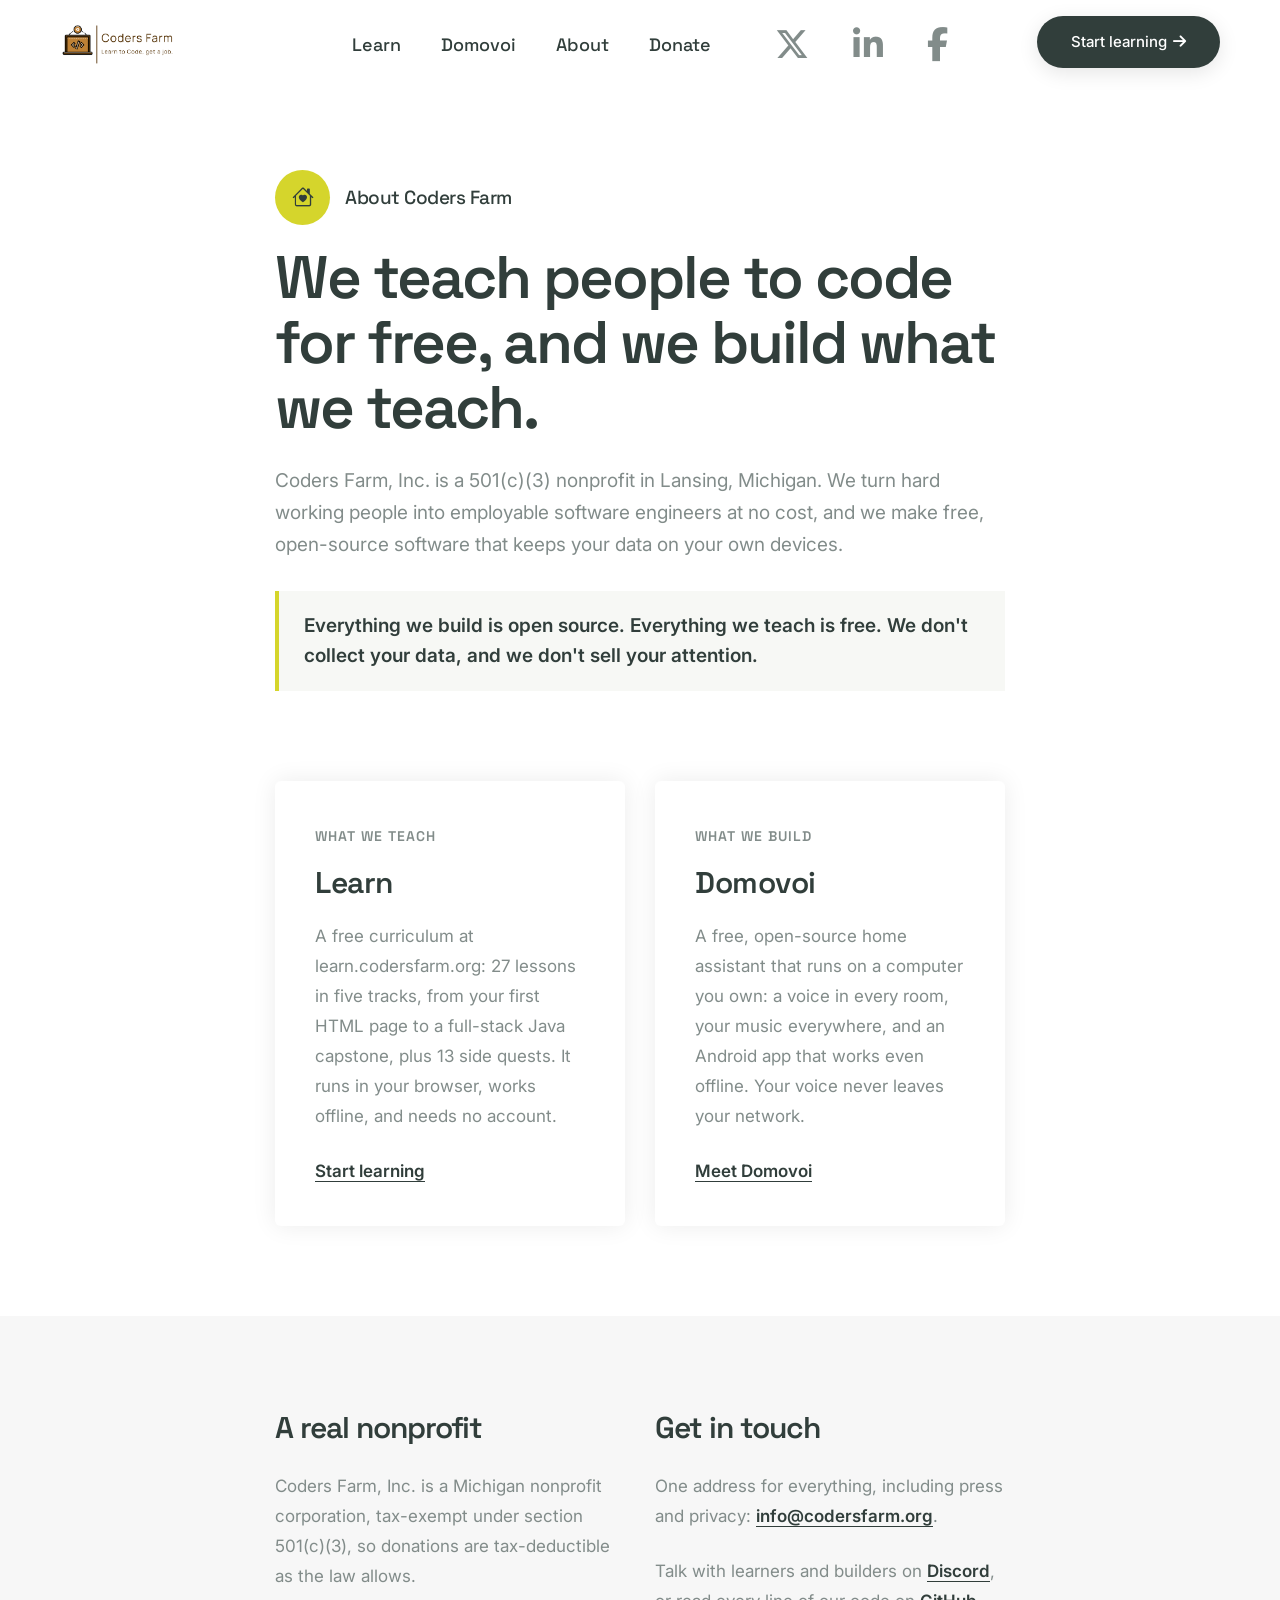
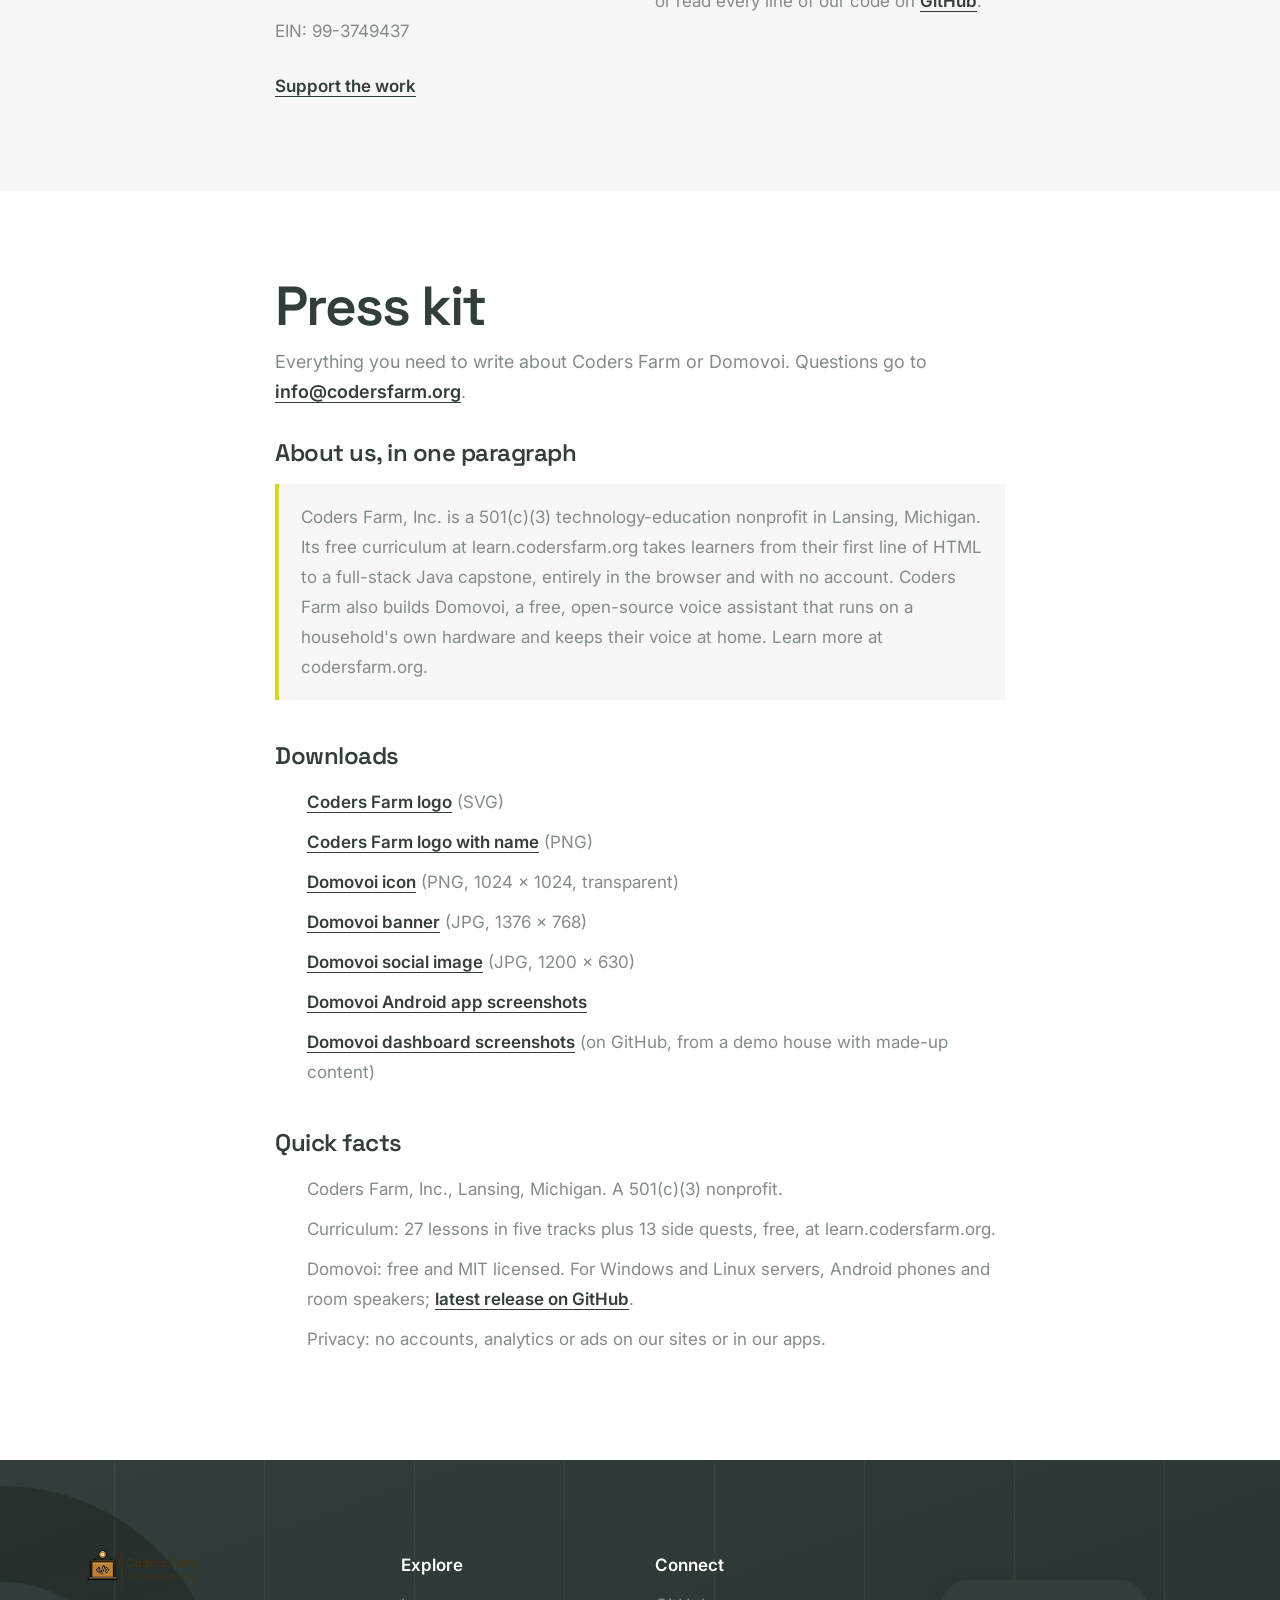
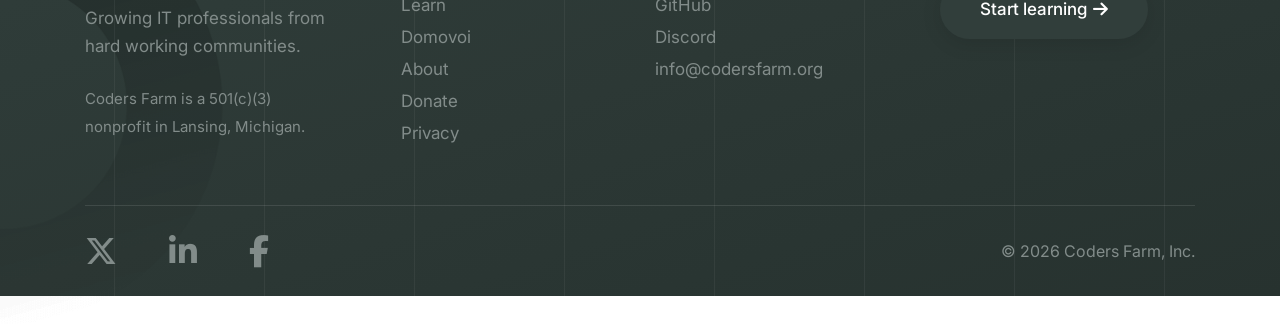
<file: about/index.html>
<!doctype html>
<html class="no-js" lang="en">
    <head>
        <title>About Coders Farm - free tech education from Lansing, Michigan</title>
        <meta charset="utf-8">
        <meta http-equiv="X-UA-Compatible" content="IE=edge" />
        <meta name="author" content="Coders Farm">
        <meta name="viewport" content="width=device-width,initial-scale=1.0" />
        <meta name="description" content="Coders Farm is a 501(c)(3) nonprofit in Lansing, Michigan that teaches people to code for free and builds Domovoi, a free voice assistant that keeps your data at home. Press kit inside.">
        <link rel="canonical" href="https://codersfarm.org/about/">
        <meta property="og:type" content="website">
        <meta property="og:site_name" content="Coders Farm">
        <meta property="og:url" content="https://codersfarm.org/about/">
        <meta property="og:title" content="About Coders Farm">
        <meta property="og:description" content="A Lansing, Michigan nonprofit that teaches people to code for free, and builds what it teaches.">
        <meta property="og:image" content="https://codersfarm.org/images/og-coders-farm.jpg">
        <meta property="og:image:width" content="1200">
        <meta property="og:image:height" content="630">
        <meta property="og:image:alt" content="Coders Farm: Learn to code, get a job. Free, self-paced lessons from a Lansing, Michigan nonprofit.">
        <meta name="twitter:card" content="summary_large_image">
        <meta name="twitter:site" content="@coders_farm">
        <!-- favicon icon -->
        <link rel="shortcut icon" href="/images/cropped-codersfarm.png">
        <link rel="apple-touch-icon" href="/images/apple-touch-icon-57x57.png">
        <link rel="apple-touch-icon" sizes="72x72" href="/images/apple-touch-icon-72x72.png">
        <link rel="apple-touch-icon" sizes="114x114" href="/images/apple-touch-icon-114x114.png">
        <!-- google fonts preconnect -->
        <link rel="preconnect" href="https://fonts.googleapis.com" crossorigin>
        <link rel="preconnect" href="https://fonts.gstatic.com" crossorigin>
        <!-- style sheets and font icons -->
        <link rel="stylesheet" href="/css/vendors.min.css"/>
        <link rel="stylesheet" href="/css/icon.min.css"/>
        <link rel="stylesheet" href="/css/style.css"/>
        <link rel="stylesheet" href="/css/responsive.css"/>
        <link rel="stylesheet" href="/css/elearning.css" />
        <link rel="stylesheet" href="/css/site.css" />
        <script src="/js/site.js"></script>
        <script type="application/ld+json">
        {
            "@context": "https://schema.org",
            "@type": "Organization",
            "name": "Coders Farm, Inc.",
            "alternateName": "Coders Farm",
            "url": "https://codersfarm.org/",
            "logo": "https://codersfarm.org/images/press/coders-farm-logo-wide.png",
            "email": "info@codersfarm.org",
            "nonprofitStatus": "Nonprofit501c3",
            "taxID": "99-3749437",
            "address": { "@type": "PostalAddress", "addressLocality": "Lansing", "addressRegion": "MI", "addressCountry": "US" },
            "sameAs": [
                "https://x.com/coders_farm",
                "https://www.linkedin.com/company/7802043/",
                "https://www.facebook.com/codersfarm",
                "https://github.com/coders-farm-official"
            ]
        }
        </script>
    </head>
    <body data-mobile-nav-trigger-alignment="right" data-mobile-nav-style="modern" data-mobile-nav-bg-color="#313e3b">
        <!-- start header -->
        <header>
            <!-- start navigation -->
            <nav class="navbar navbar-expand-lg header-light bg-white header-reverse" data-header-hover="light">
                <div class="container-fluid">
                    <div class="col-auto col-lg-2 me-lg-0 me-auto">
                        <a class="navbar-brand" href="/">
                            <img src="/images/cf-wide-logo.png" alt="Coders Farm" class="default-logo">
                            <img src="/images/cf-wide-logo.png" alt="Coders Farm" class="alt-logo">
                            <img src="/images/cf-wide-logo.png" alt="Coders Farm" class="mobile-logo">
                        </a>
                    </div>
                    <div class="col-auto menu-order position-static">
                        <button class="navbar-toggler float-start" type="button" data-bs-toggle="collapse" data-bs-target="#navbarNav" aria-controls="navbarNav" aria-label="Toggle navigation">
                            <span class="navbar-toggler-line"></span>
                            <span class="navbar-toggler-line"></span>
                            <span class="navbar-toggler-line"></span>
                            <span class="navbar-toggler-line"></span>
                        </button>
                        <div class="collapse navbar-collapse" id="navbarNav">
                            <ul class="navbar-nav alt-font">
                                <li class="nav-item"><a href="https://learn.codersfarm.org" class="nav-link">Learn</a></li>
                                <li class="nav-item"><a href="/domovoi/" class="nav-link">Domovoi</a></li>
                                <li class="nav-item"><a href="/about/" class="nav-link">About</a></li>
                                <li class="nav-item"><a href="https://donate.codersfarm.org" class="nav-link">Donate</a></li>
                                <li class="nav-item">
                                    &nbsp;&nbsp;&nbsp;&nbsp;&nbsp;
                                    &nbsp;&nbsp;&nbsp;&nbsp;&nbsp;
                                </li>
                                <li class="nav-item">
                                    <a class="twitter" href="https://x.com/coders_farm" target="_blank" aria-label="Coders Farm on X">
                                        <i class="fa-brands fa-x-twitter fa-2xl"></i>
                                    </a>
                                </li>
                                <li class="nav-item">
                                    &nbsp;&nbsp;&nbsp;&nbsp;&nbsp;
                                    &nbsp;&nbsp;&nbsp;&nbsp;&nbsp;
                                </li>
                                <li class="nav-item">
                                    <a class="linkedin" href="https://www.linkedin.com/company/7802043/" target="_blank" aria-label="Coders Farm on LinkedIn">
                                        <i class="fa-brands fa-linkedin-in fa-2xl"></i>
                                    </a>
                                </li>
                                <li class="nav-item">
                                    &nbsp;&nbsp;&nbsp;&nbsp;&nbsp;
                                    &nbsp;&nbsp;&nbsp;&nbsp;&nbsp;
                                </li>
                                <li class="nav-item">
                                    <a class="facebook" href="https://www.facebook.com/codersfarm" target="_blank" aria-label="Coders Farm on Facebook">
                                        <i class="fa-brands fa-facebook-f fa-2xl"></i>
                                    </a>
                                </li>
                            </ul>
                        </div>
                    </div>
                    <div class="col-auto col-lg-2 text-end d-none d-sm-flex">
                        <div class="header-icon" style="margin-bottom: 5px;">
                            <a href="https://learn.codersfarm.org" class="btn btn-large btn-dark-gray btn-box-shadow btn-rounded btn-switch-text text-nowrap">
                                <span>
                                    <span class="btn-double-text" data-text="It's free!">Start learning</span>
                                    <span><i class="fa-solid fa-arrow-right"></i></span>
                                </span>
                            </a>
                        </div>
                    </div>
                </div>
            </nav>
            <!-- end navigation -->
        </header>
        <!-- end header -->
        <!-- start section: intro -->
        <section class="inner-page-top pb-0">
            <div class="container">
                <div class="row justify-content-center">
                    <div class="col-xl-8 col-lg-10" data-anime='{ "el": "childs", "translateY": [30, 0], "opacity": [0,1], "duration": 600, "delay": 0, "staggervalue": 150, "easing": "easeOutQuad" }'>
                        <div class="icon-with-text-style-08 mb-20px">
                            <div class="feature-box feature-box-left-icon-middle">
                                <div class="feature-box-icon feature-box-icon-rounded w-55px h-55px rounded-circle bg-yellow me-15px">
                                    <i class="bi bi-house-heart d-inline-block icon-extra-medium text-dark-gray"></i>
                                </div>
                                <div class="feature-box-content last-paragraph-no-margin">
                                    <span class="d-inline-block alt-font fs-19 fw-500 ls-minus-05px text-dark-gray">About Coders Farm</span>
                                </div>
                            </div>
                        </div>
                        <h1 class="alt-font text-dark-gray fw-600 ls-minus-2px fs-60 lh-65 sm-fs-45 sm-lh-50 mb-25px">We teach people to code for free, and we build what we teach.</h1>
                        <p class="fs-19 lh-32 mb-30px">Coders Farm, Inc. is a 501(c)(3) nonprofit in Lansing, Michigan. We turn hard working people into employable software engineers at no cost, and we make free, open-source software that keeps your data on your own devices.</p>
                        <div class="about-promise">
                            <p class="text-dark-gray fw-600 fs-19 lh-30 mb-0">Everything we build is open source. Everything we teach is free. We don't collect your data, and we don't sell your attention.</p>
                        </div>
                    </div>
                </div>
            </div>
        </section>
        <!-- end section: intro -->
        <!-- start section: what we do -->
        <section>
            <div class="container">
                <div class="row justify-content-center g-4">
                    <div class="col-xl-4 col-lg-5 col-md-6">
                        <div class="h-100 p-40px border-radius-6px box-shadow-large bg-white">
                            <span class="alt-font fs-14 fw-600 text-uppercase ls-1px d-block mb-10px">What we teach</span>
                            <h2 class="alt-font text-dark-gray fw-600 fs-30 mb-15px">Learn</h2>
                            <p>A free curriculum at learn.codersfarm.org: 27 lessons in five tracks, from your first HTML page to a full-stack Java capstone, plus 13 side quests. It runs in your browser, works offline, and needs no account.</p>
                            <a href="https://learn.codersfarm.org" class="text-dark-gray fw-600 text-decoration-line-bottom">Start learning</a>
                        </div>
                    </div>
                    <div class="col-xl-4 col-lg-5 col-md-6">
                        <div class="h-100 p-40px border-radius-6px box-shadow-large bg-white">
                            <span class="alt-font fs-14 fw-600 text-uppercase ls-1px d-block mb-10px">What we build</span>
                            <h2 class="alt-font text-dark-gray fw-600 fs-30 mb-15px">Domovoi</h2>
                            <p>A free, open-source home assistant that runs on a computer you own: a voice in every room, your music everywhere, and an Android app that works even offline. Your voice never leaves your network.</p>
                            <a href="/domovoi/" class="text-dark-gray fw-600 text-decoration-line-bottom">Meet Domovoi</a>
                        </div>
                    </div>
                </div>
            </div>
        </section>
        <!-- end section: what we do -->
        <!-- start section: nonprofit, contact -->
        <section class="bg-very-light-gray">
            <div class="container">
                <div class="row g-5 justify-content-center">
                    <div class="col-xl-4 col-lg-5">
                        <h2 class="alt-font text-dark-gray fw-600 ls-minus-1px fs-30 mb-20px">A real nonprofit</h2>
                        <p>Coders Farm, Inc. is a Michigan nonprofit corporation, tax-exempt under section 501(c)(3), so donations are tax-deductible as the law allows.</p>
                        <p>EIN: 99-3749437</p>
                        <a href="https://donate.codersfarm.org" class="text-dark-gray fw-600 text-decoration-line-bottom">Support the work</a>
                    </div>
                    <div class="col-xl-4 col-lg-5">
                        <h2 class="alt-font text-dark-gray fw-600 ls-minus-1px fs-30 mb-20px">Get in touch</h2>
                        <p>One address for everything, including press and privacy: <a href="mailto:info@codersfarm.org" class="text-dark-gray fw-600 text-decoration-line-bottom">info@codersfarm.org</a>.</p>
                        <p>Talk with learners and builders on <a href="https://discord.gg/j3H5XamSxg" target="_blank" class="text-dark-gray fw-600 text-decoration-line-bottom">Discord</a>, or read every line of our code on <a href="https://github.com/coders-farm-official" target="_blank" class="text-dark-gray fw-600 text-decoration-line-bottom">GitHub</a>.</p>
                    </div>
                </div>
            </div>
        </section>
        <!-- end section: nonprofit, contact -->
        <!-- start section: press kit -->
        <section id="press" class="press-kit">
            <div class="container">
                <div class="row justify-content-center">
                    <div class="col-xl-8 col-lg-10">
                        <h2 class="alt-font text-dark-gray fw-600 ls-minus-2px mb-15px">Press kit</h2>
                        <p class="fs-18 mb-30px">Everything you need to write about Coders Farm or Domovoi. Questions go to <a href="mailto:info@codersfarm.org" class="text-dark-gray fw-600 text-decoration-line-bottom">info@codersfarm.org</a>.</p>
                        <h3 class="alt-font text-dark-gray fw-600 fs-24 mb-15px">About us, in one paragraph</h3>
                        <p class="boilerplate mb-40px">Coders Farm, Inc. is a 501(c)(3) technology-education nonprofit in Lansing, Michigan. Its free curriculum at learn.codersfarm.org takes learners from their first line of HTML to a full-stack Java capstone, entirely in the browser and with no account. Coders Farm also builds Domovoi, a free, open-source voice assistant that runs on a household's own hardware and keeps their voice at home. Learn more at codersfarm.org.</p>
                        <h3 class="alt-font text-dark-gray fw-600 fs-24 mb-15px">Downloads</h3>
                        <ul class="mb-40px">
                            <li><a href="/images/press/coders-farm-logo.svg" download class="text-dark-gray fw-600 text-decoration-line-bottom">Coders Farm logo</a> (SVG)</li>
                            <li><a href="/images/press/coders-farm-logo-wide.png" download class="text-dark-gray fw-600 text-decoration-line-bottom">Coders Farm logo with name</a> (PNG)</li>
                            <li><a href="/images/press/domovoi-icon.png" download class="text-dark-gray fw-600 text-decoration-line-bottom">Domovoi icon</a> (PNG, 1024 &times; 1024, transparent)</li>
                            <li><a href="/images/press/domovoi-banner.jpg" download class="text-dark-gray fw-600 text-decoration-line-bottom">Domovoi banner</a> (JPG, 1376 &times; 768)</li>
                            <li><a href="/images/og-domovoi.jpg" download class="text-dark-gray fw-600 text-decoration-line-bottom">Domovoi social image</a> (JPG, 1200 &times; 630)</li>
                            <li><a href="/domovoi/#android" class="text-dark-gray fw-600 text-decoration-line-bottom">Domovoi Android app screenshots</a></li>
                            <li><a href="https://github.com/coders-farm-official/domovoi/tree/main/docs/screenshots" target="_blank" class="text-dark-gray fw-600 text-decoration-line-bottom">Domovoi dashboard screenshots</a> (on GitHub, from a demo house with made-up content)</li>
                        </ul>
                        <h3 class="alt-font text-dark-gray fw-600 fs-24 mb-15px">Quick facts</h3>
                        <ul>
                            <li>Coders Farm, Inc., Lansing, Michigan. A 501(c)(3) nonprofit.</li>
                            <li>Curriculum: 27 lessons in five tracks plus 13 side quests, free, at learn.codersfarm.org.</li>
                            <li>Domovoi: free and MIT licensed. For Windows and Linux servers, Android phones and room speakers; <a href="https://github.com/coders-farm-official/domovoi/releases/latest" target="_blank" class="text-dark-gray fw-600 text-decoration-line-bottom">latest release on GitHub</a>.</li>
                            <li>Privacy: no accounts, analytics or ads on our sites or in our apps.</li>
                        </ul>
                    </div>
                </div>
            </div>
        </section>
        <!-- end section: press kit -->
        <!-- start footer -->
        <footer class="bg-gradient-aztec-green position-relative">
            <div class="position-absolute left-minus-100px top-25px">
                <img src="/images/demo-elearning-bg-05.png" alt="" class="w-80">
            </div>
            <div class="background-position-center-top h-100 w-100 position-absolute left-0px top-0" style="background-image: url('/images/vertical-line-bg-small.svg')"></div>
            <div class="container footer-dark text-center text-sm-start position-relative">
                <div class="row mb-5 sm-mb-7 xs-mb-30px">
                    <!-- start footer column -->
                    <div class="col-lg-3 col-md-4 col-sm-6 d-flex flex-column last-paragraph-no-margin md-mb-40px xs-mb-30px">
                        <a href="/" class="footer-logo mb-15px d-inline-block">
                            <img src="/images/cf-wide-logo.png" alt="Coders Farm">
                        </a>
                        <p class="lh-28">Growing IT professionals from hard working communities.</p>
                        <p class="lh-28 fs-15">Coders Farm is a 501(c)(3) nonprofit in Lansing, Michigan.</p>
                    </div>
                    <!-- end footer column -->
                    <!-- start footer column -->
                    <div class="col-lg-3 col-md-4 col-sm-6 ps-4 last-paragraph-no-margin md-mb-40px xs-mb-30px">
                        <span class="fs-17 fw-600 d-block text-white mb-10px">Explore</span>
                        <ul>
                            <li><a href="https://learn.codersfarm.org">Learn</a></li>
                            <li><a href="/domovoi/">Domovoi</a></li>
                            <li><a href="/about/">About</a></li>
                            <li><a href="https://donate.codersfarm.org">Donate</a></li>
                            <li><a href="/privacy/">Privacy</a></li>
                        </ul>
                    </div>
                    <!-- end footer column -->
                    <!-- start footer column -->
                    <div class="col-lg-3 col-md-4 col-sm-6 last-paragraph-no-margin xs-mb-30px">
                        <span class="fs-17 fw-600 d-block text-white mb-10px">Connect</span>
                        <ul>
                            <li><a href="https://github.com/coders-farm-official" target="_blank">GitHub</a></li>
                            <li><a href="https://discord.gg/j3H5XamSxg" target="_blank">Discord</a></li>
                            <li><a href="mailto:info@codersfarm.org">info@codersfarm.org</a></li>
                        </ul>
                    </div>
                    <!-- end footer column -->
                    <!-- start footer column -->
                    <div class="col-lg-3 col-md-12 col-sm-6 text-md-center text-lg-start">
                        <a href="https://learn.codersfarm.org" class="btn btn-extra-large btn-dark-gray btn-box-shadow btn-rounded btn-switch-text mt-30px">
                            <span>
                                <span class="btn-double-text" data-text="It's free!">Start learning</span>
                                <span><i class="fa-solid fa-arrow-right"></i></span>
                            </span>
                        </a>
                    </div>
                    <!-- end footer column -->
                </div>
                <div class="row align-items-center footer-bottom border-top border-color-transparent-white-light pt-30px g-0">
                    <!-- start footer menu -->
                    <div class="col-xl-7 ps-0 text-center text-xl-start lg-mb-10px">
                        <ul class="footer-navbar fs-16 lh-normal">
                            <li class="nav-item">
                                <a class="twitter" href="https://x.com/coders_farm" target="_blank" aria-label="Coders Farm on X">
                                    <i class="fa-brands fa-x-twitter fa-2xl fa-bounce"></i>
                                </a>
                            </li>
                            <li class="nav-item">
                                &nbsp;&nbsp;&nbsp;&nbsp;&nbsp;
                                &nbsp;&nbsp;&nbsp;&nbsp;&nbsp;
                            </li>
                            <li class="nav-item">
                                <a class="linkedin" href="https://www.linkedin.com/company/7802043/" target="_blank" aria-label="Coders Farm on LinkedIn">
                                    <i class="fa-brands fa-linkedin-in fa-2xl fa-beat"></i>
                                </a>
                            </li>
                            <li class="nav-item">
                                &nbsp;&nbsp;&nbsp;&nbsp;&nbsp;
                                &nbsp;&nbsp;&nbsp;&nbsp;&nbsp;
                            </li>
                            <li class="nav-item">
                                <a class="facebook" href="https://www.facebook.com/codersfarm" target="_blank" aria-label="Coders Farm on Facebook">
                                    <i class="fa-brands fa-facebook-f fa-2xl fa-shake"></i>
                                </a>
                            </li>
                        </ul>
                    </div>
                    <!-- end footer menu -->
                    <!-- start copyright -->
                    <div class="col-xl-5 last-paragraph-no-margin text-center text-xl-end">
                        <p class="fs-16">&copy; 2026 Coders Farm, Inc.</p>
                    </div>
                    <!-- start copyright -->
                </div>
            </div>
        </footer>
        <!-- end footer -->
        <!-- start scroll progress -->
        <div class="scroll-progress d-none d-xxl-block">
            <a href="#" class="scroll-top" aria-label="scroll">
                <span class="scroll-text">Back to top</span><span class="scroll-line"><span class="scroll-point"></span></span>
            </a>
        </div>
        <!-- end scroll progress -->
        <!-- javascript libraries -->
        <script type="text/javascript" src="/js/jquery.js"></script>
        <script type="text/javascript" src="/js/vendors.min.js"></script>
        <script type="text/javascript" src="/js/main.js"></script>
    </body>
</html>
</file>
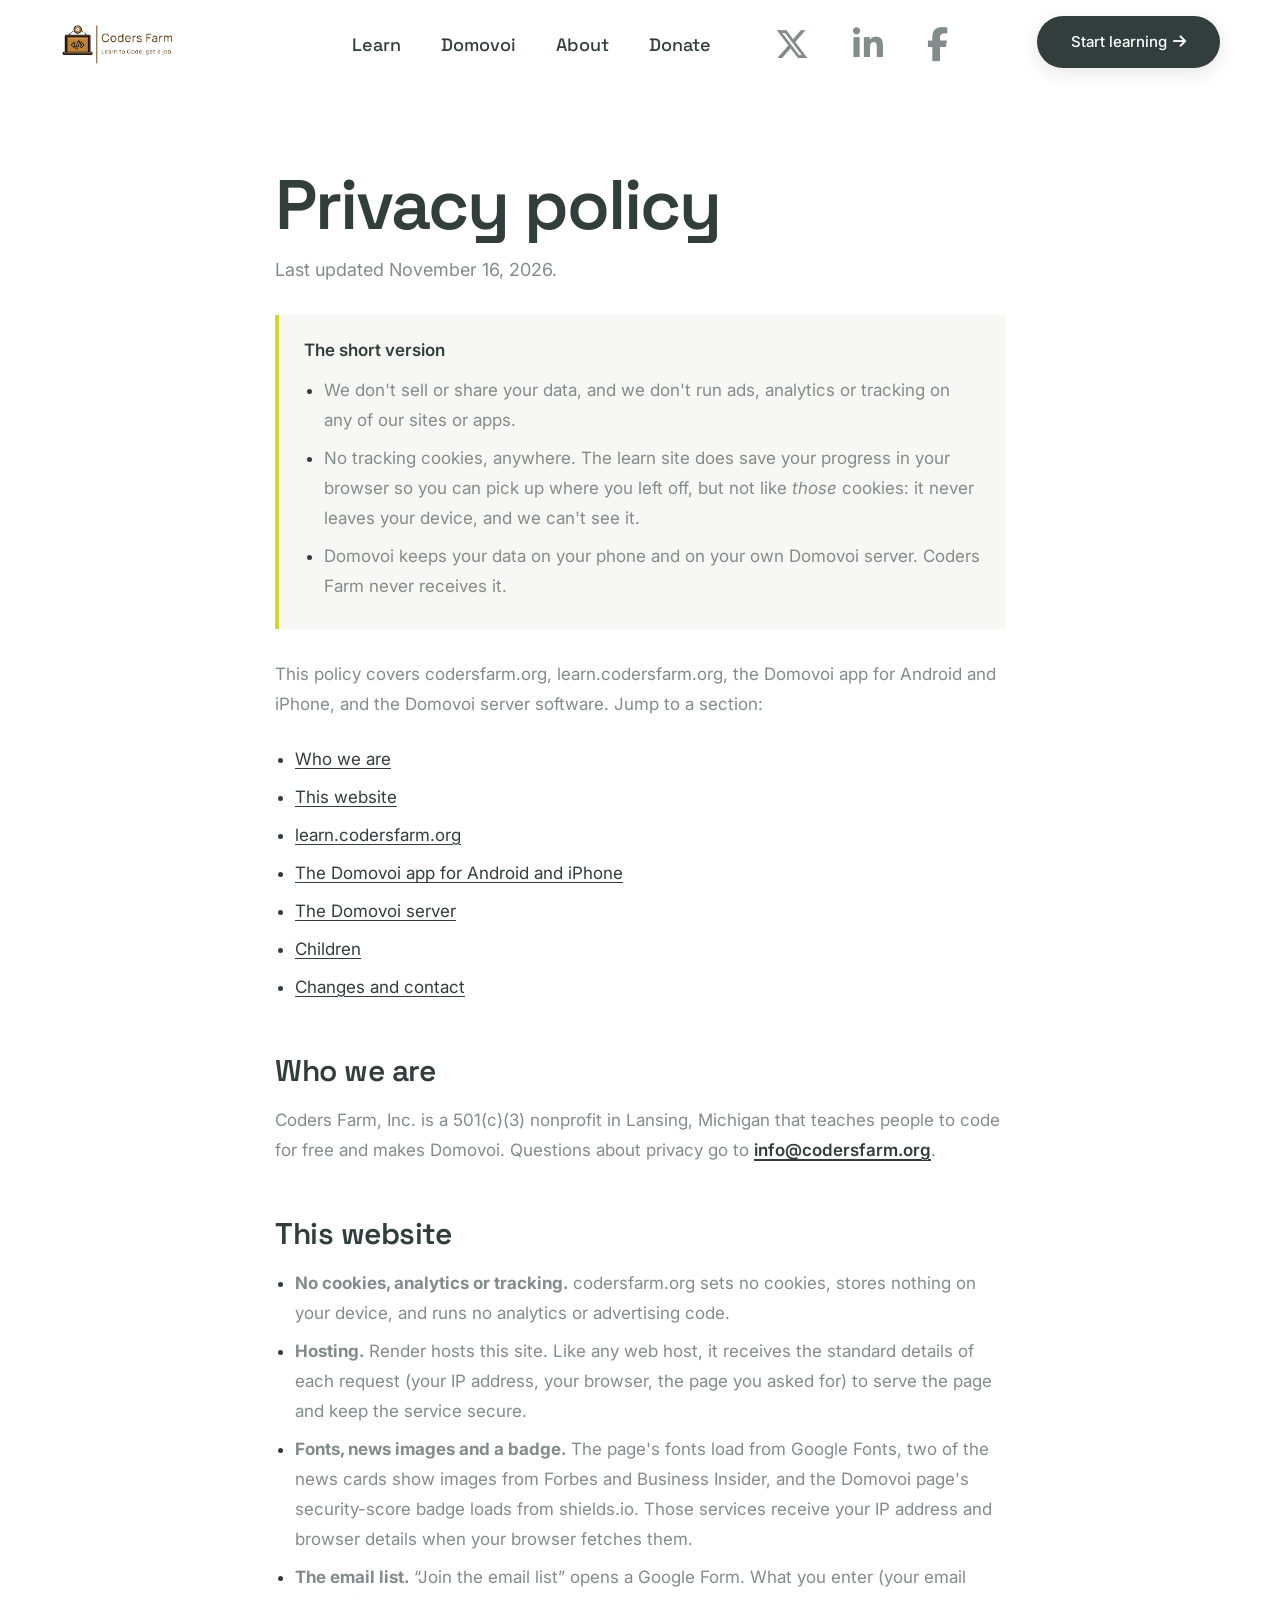
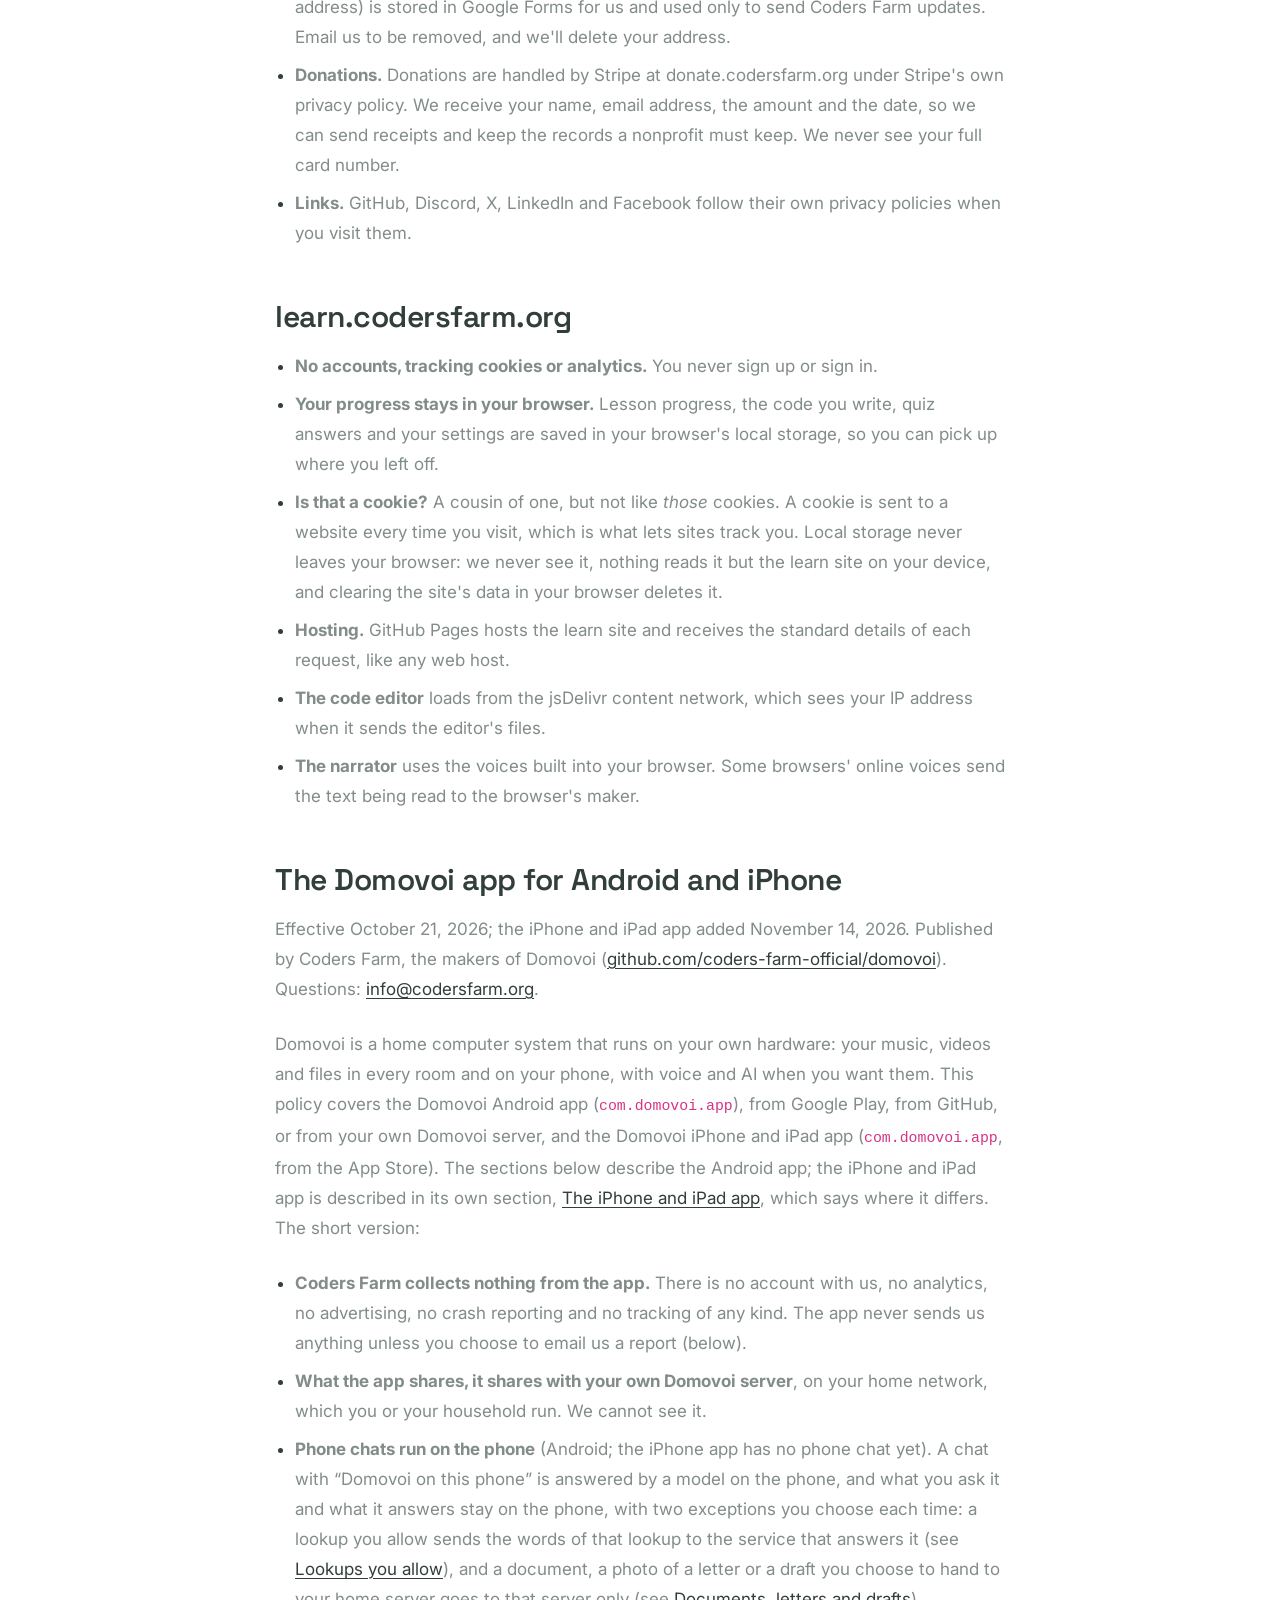
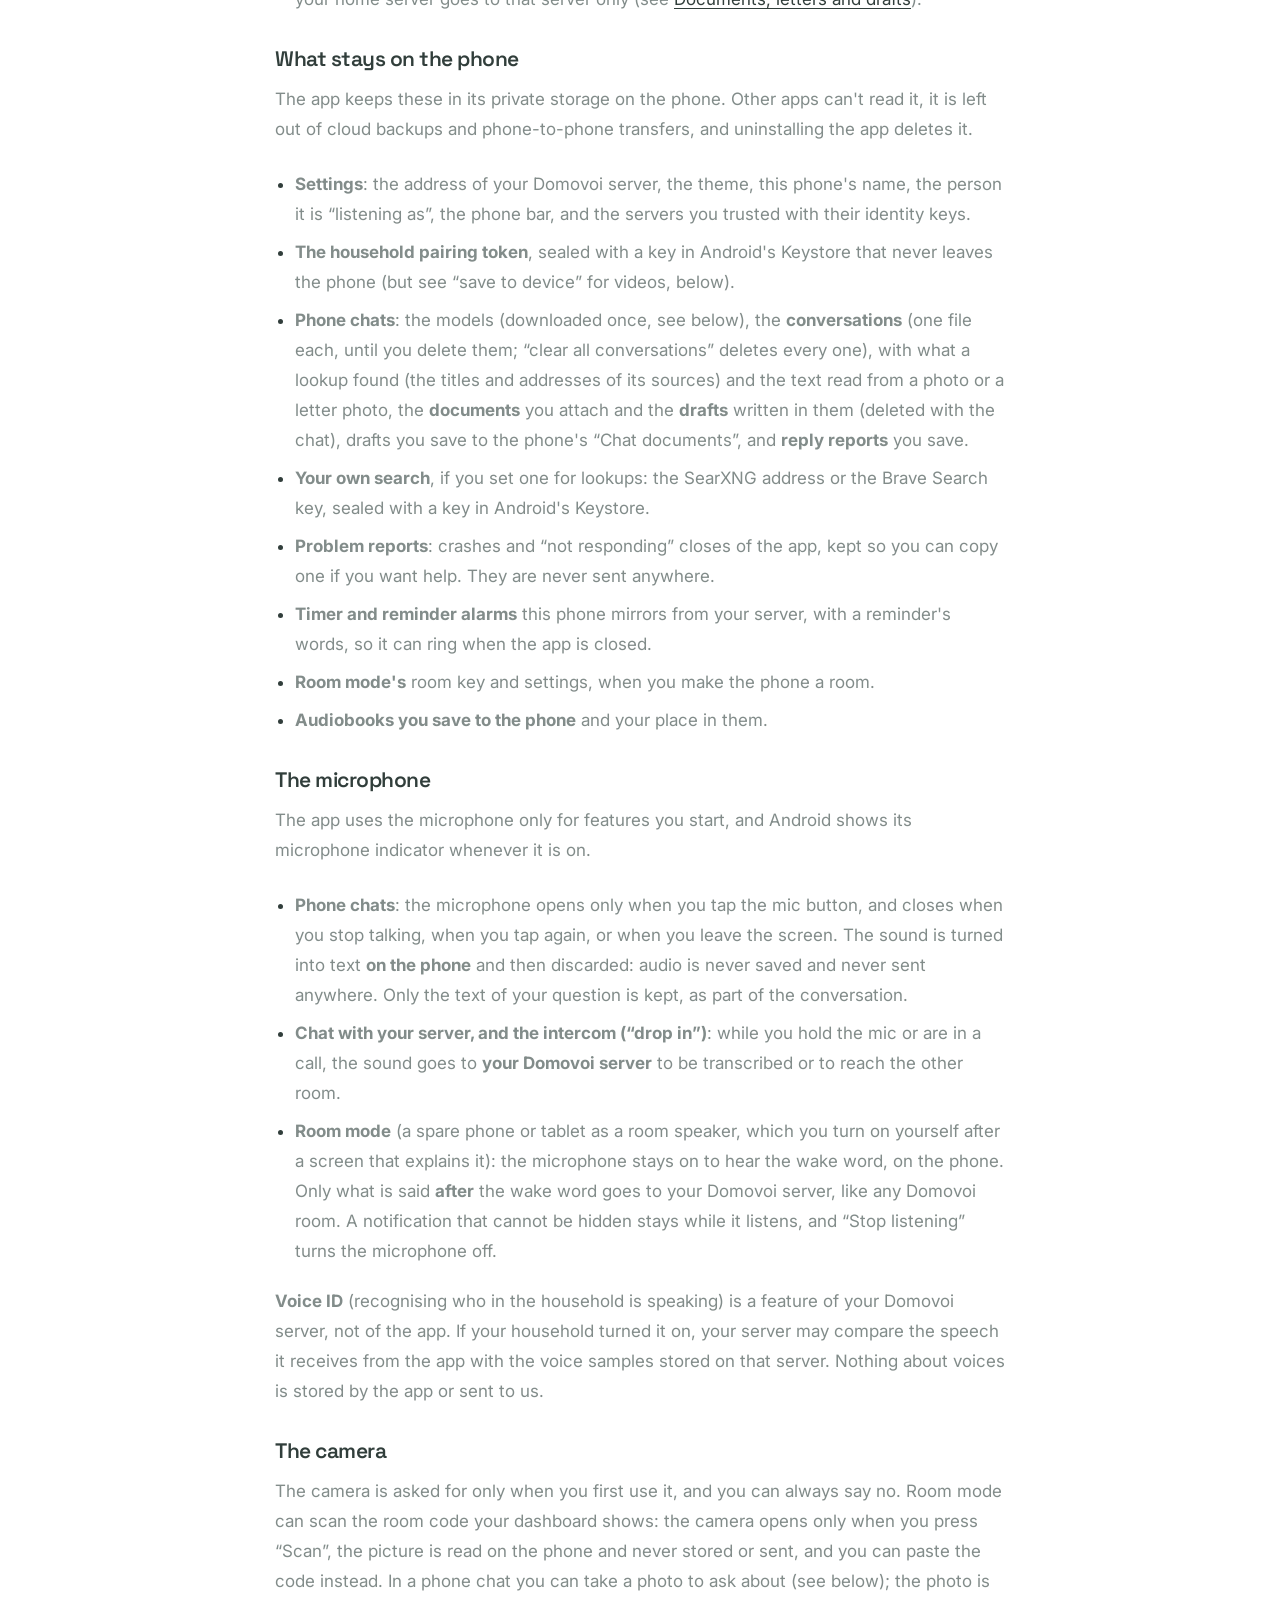
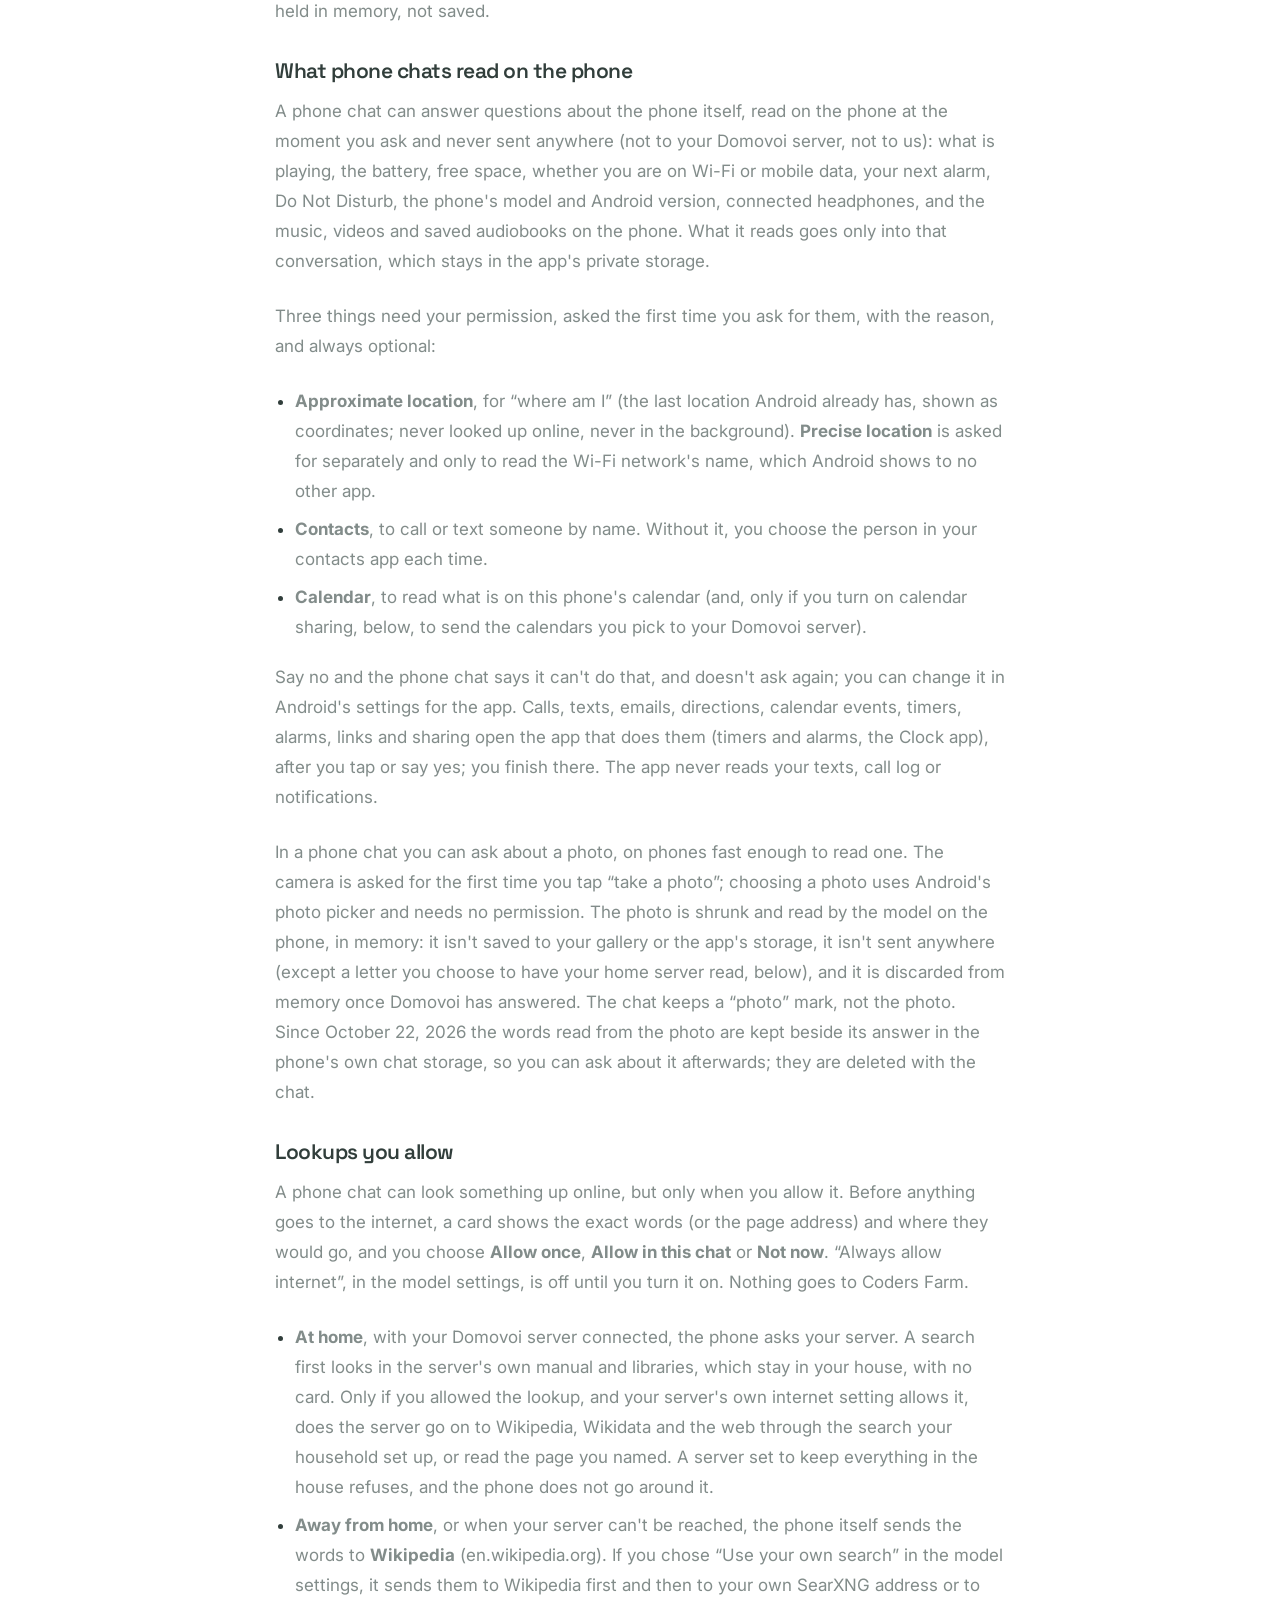
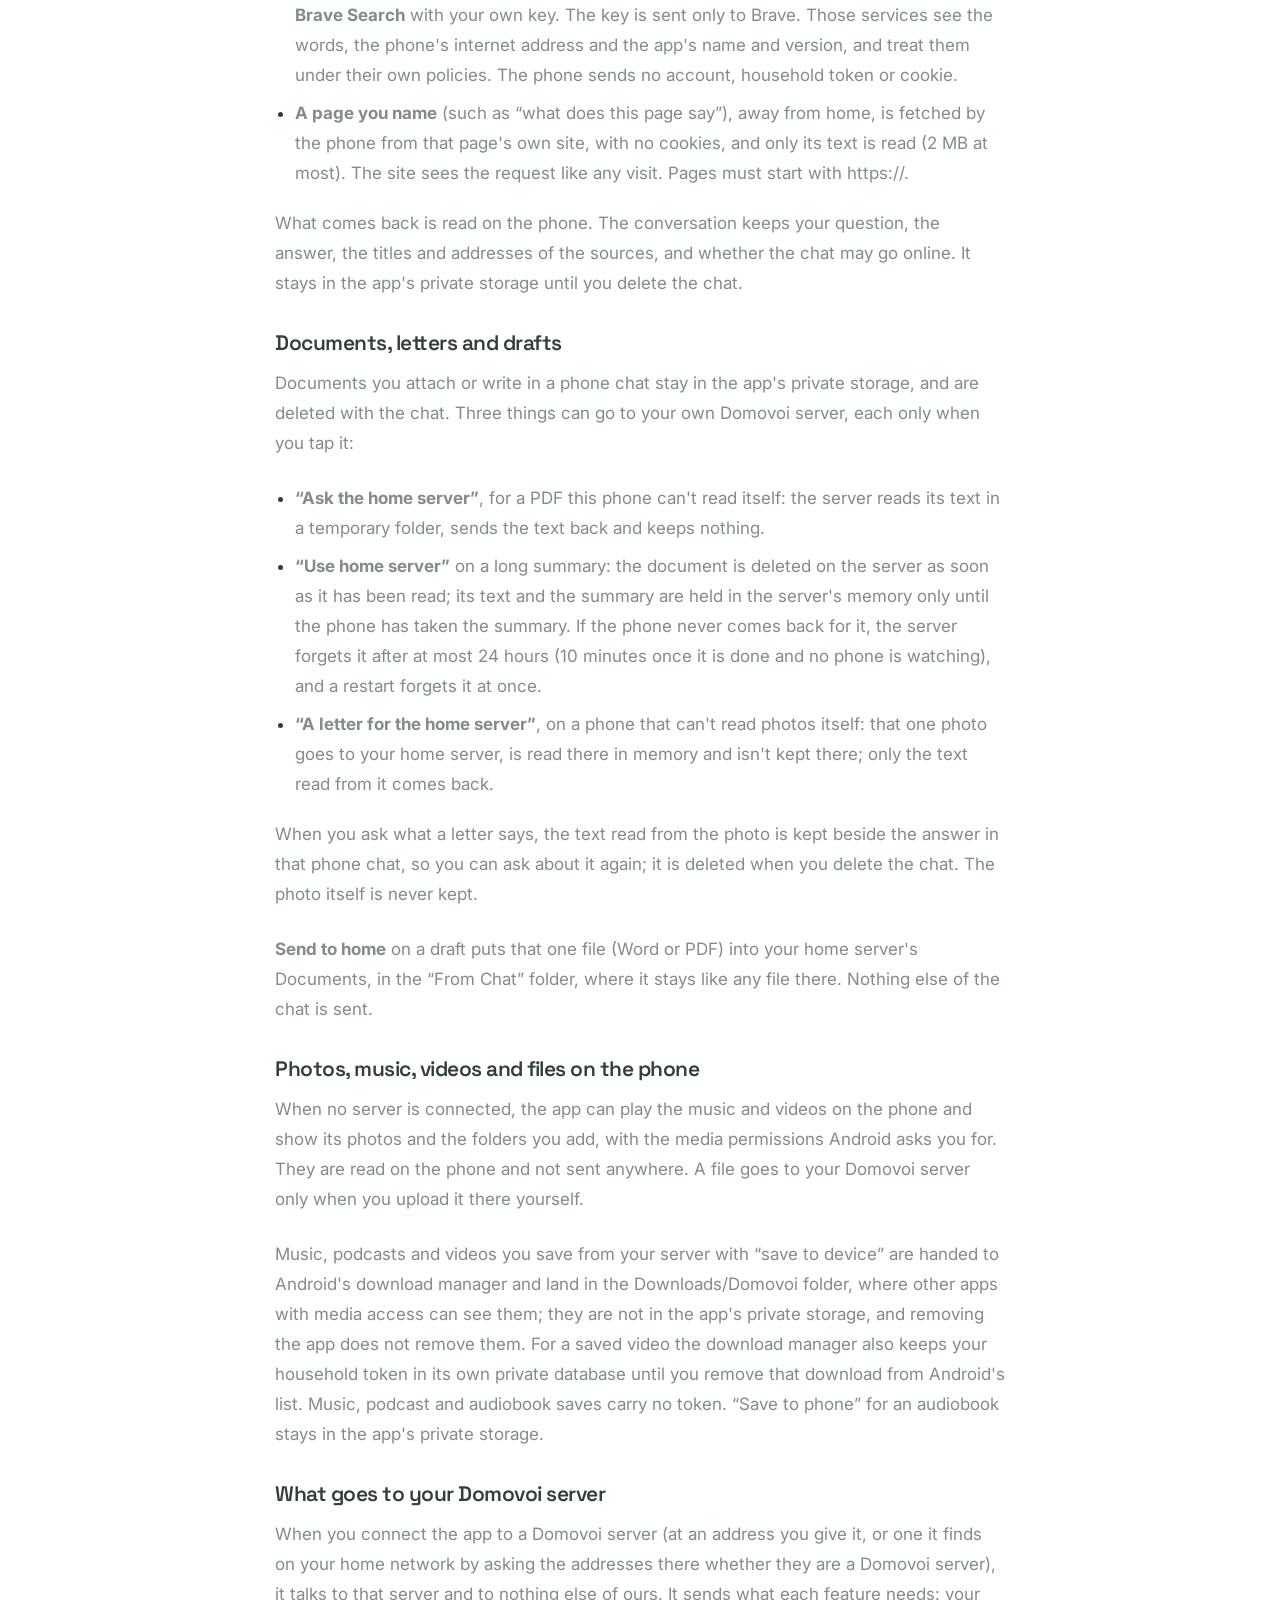
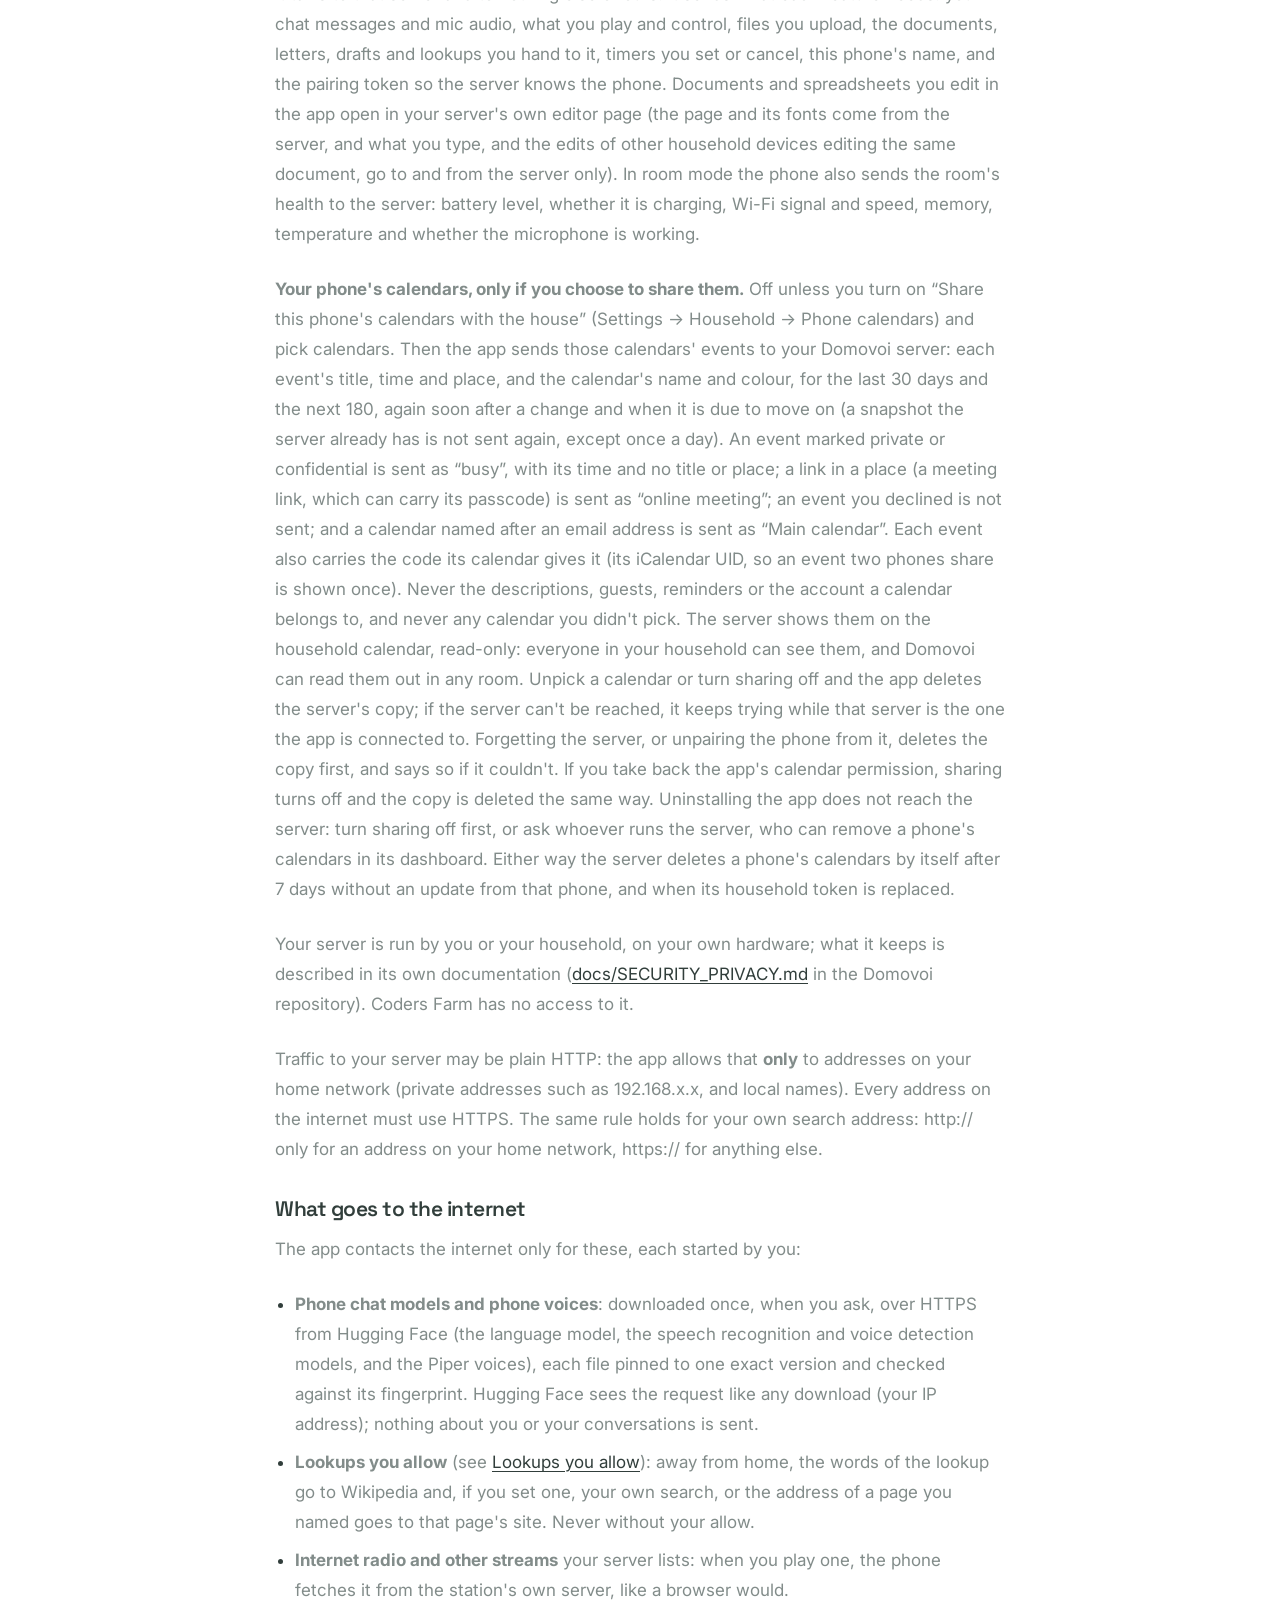
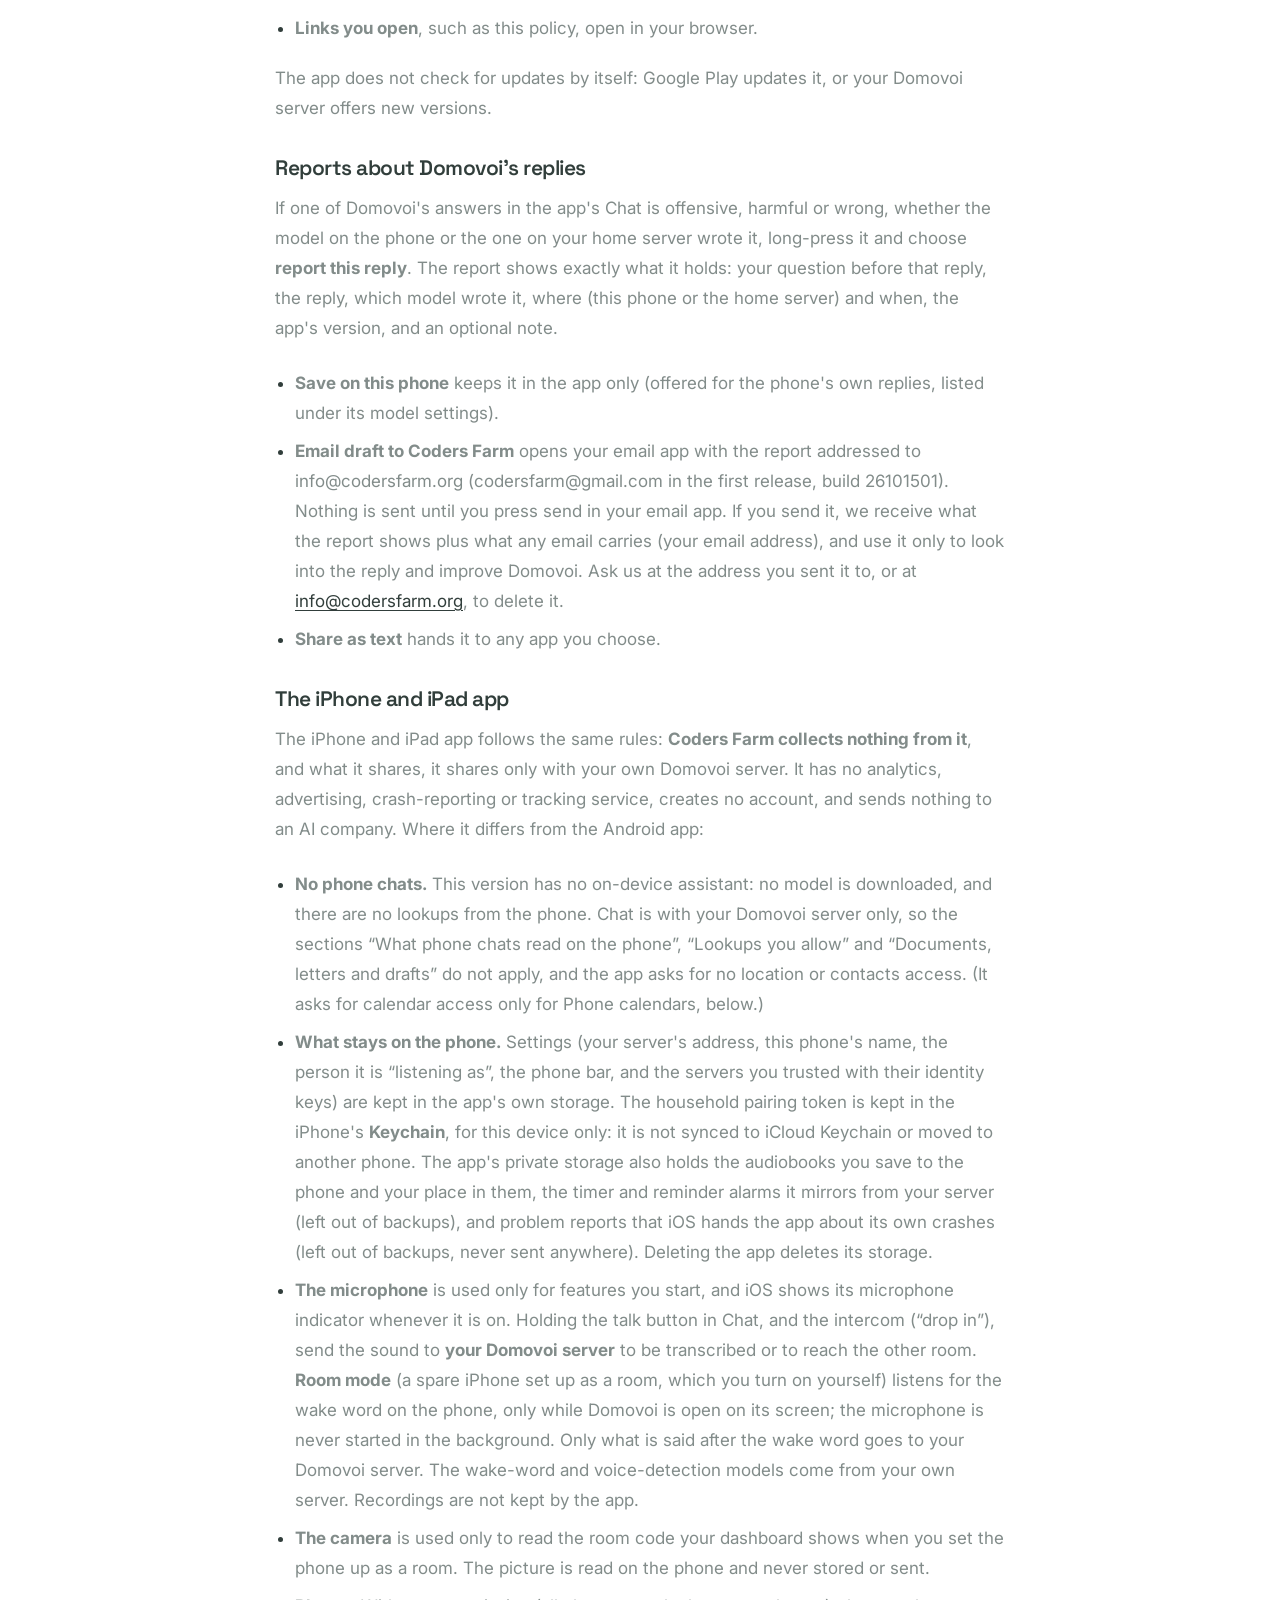
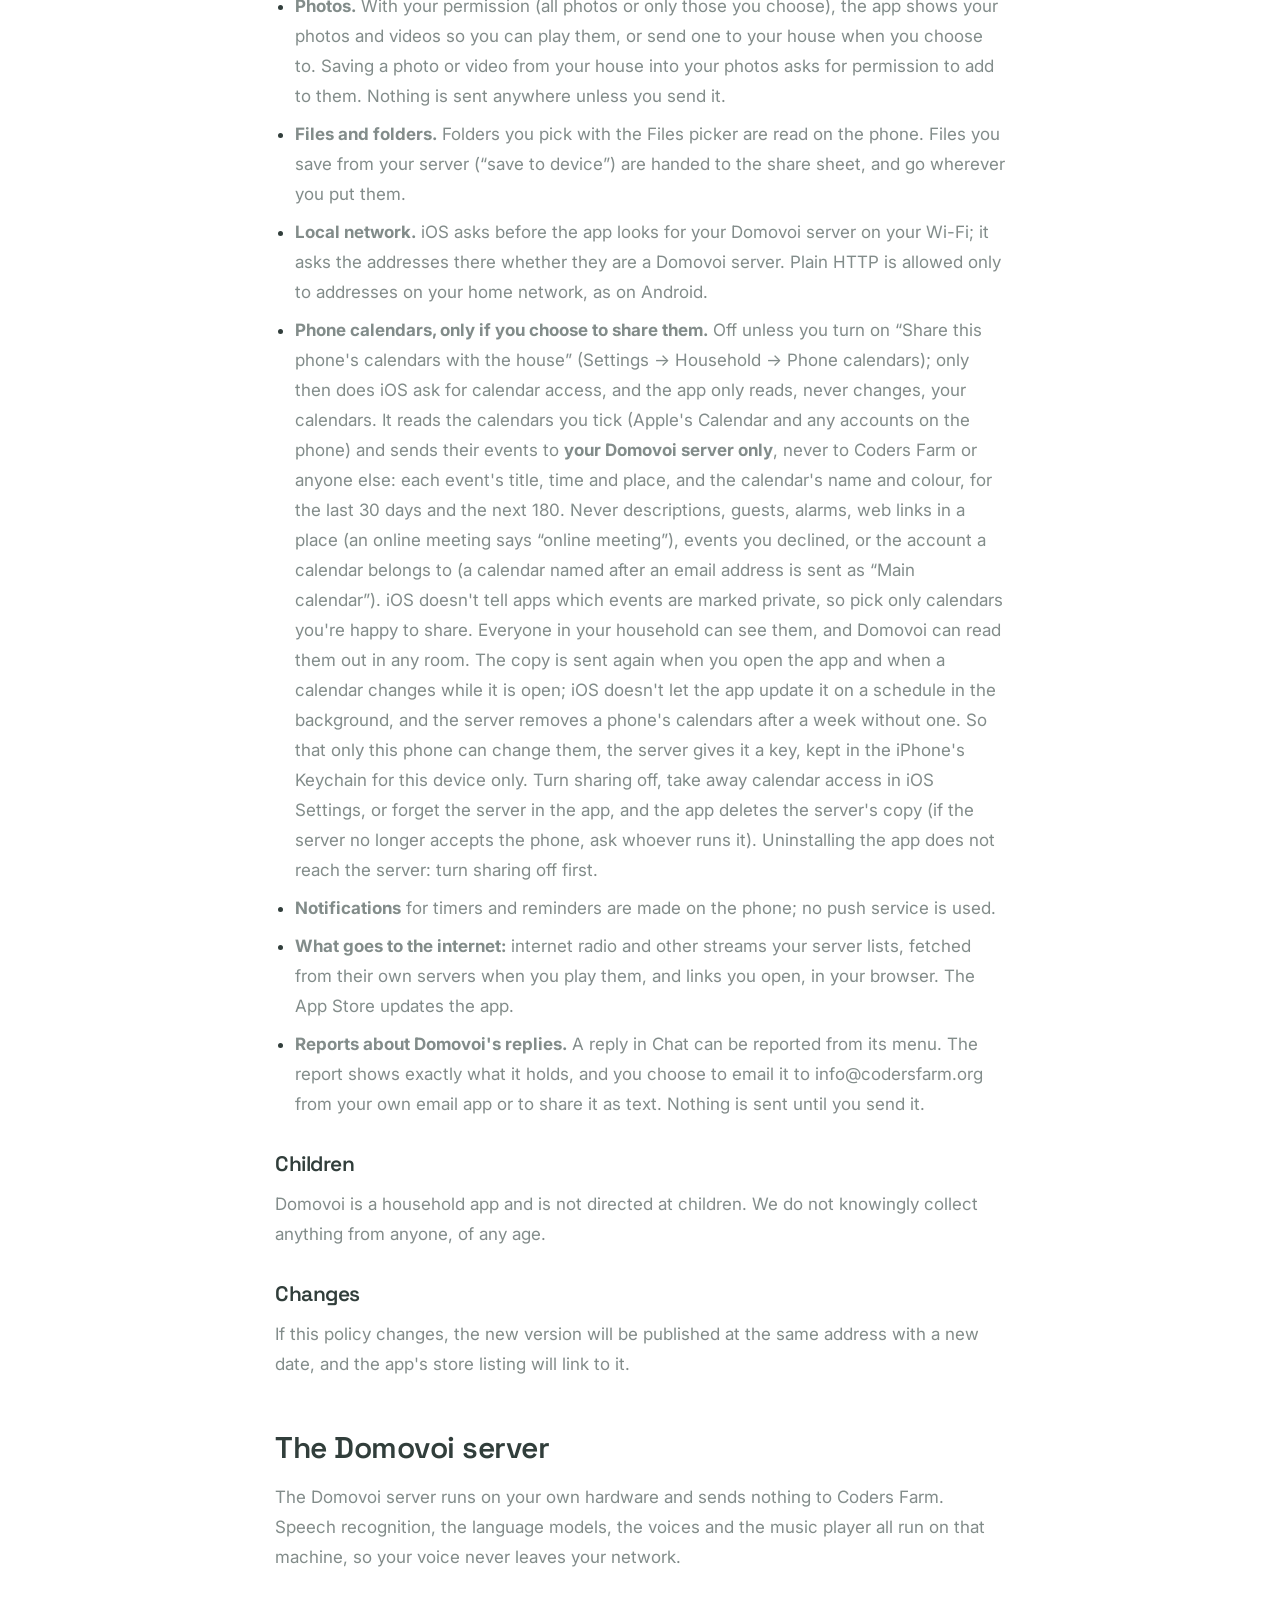
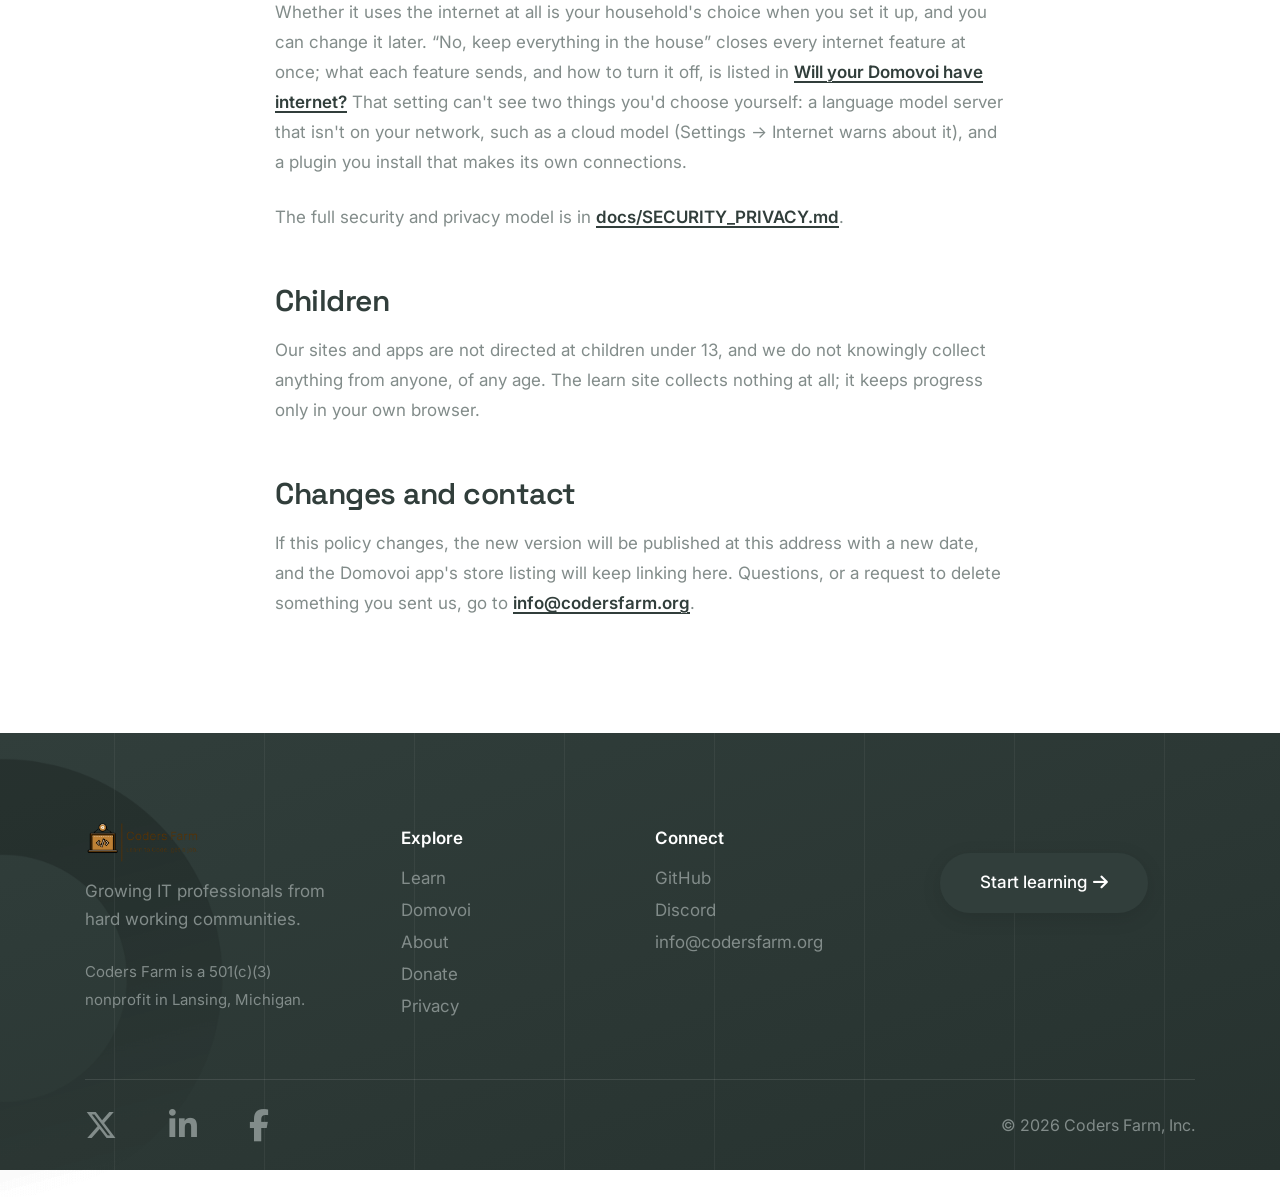
<file: privacy/index.html>
<!doctype html>
<html class="no-js" lang="en">
    <head>
        <title>Privacy policy - Coders Farm</title>
        <meta charset="utf-8">
        <meta http-equiv="X-UA-Compatible" content="IE=edge" />
        <meta name="author" content="Coders Farm">
        <meta name="viewport" content="width=device-width,initial-scale=1.0" />
        <meta name="description" content="How Coders Farm handles your data on codersfarm.org, learn.codersfarm.org and in the Domovoi app and server.">
        <link rel="canonical" href="https://codersfarm.org/privacy/">
        <meta property="og:type" content="website">
        <meta property="og:site_name" content="Coders Farm">
        <meta property="og:url" content="https://codersfarm.org/privacy/">
        <meta property="og:title" content="Privacy policy - Coders Farm">
        <meta property="og:description" content="How Coders Farm handles your data on codersfarm.org, learn.codersfarm.org and in the Domovoi app and server.">
        <meta property="og:image" content="https://codersfarm.org/images/og-coders-farm.jpg">
        <meta property="og:image:width" content="1200">
        <meta property="og:image:height" content="630">
        <meta property="og:image:alt" content="Coders Farm: Learn to code, get a job. Free, self-paced lessons from a Lansing, Michigan nonprofit.">
        <meta name="twitter:card" content="summary_large_image">
        <meta name="twitter:site" content="@coders_farm">
        <!-- favicon icon -->
        <link rel="shortcut icon" href="/images/cropped-codersfarm.png">
        <link rel="apple-touch-icon" href="/images/apple-touch-icon-57x57.png">
        <link rel="apple-touch-icon" sizes="72x72" href="/images/apple-touch-icon-72x72.png">
        <link rel="apple-touch-icon" sizes="114x114" href="/images/apple-touch-icon-114x114.png">
        <!-- google fonts preconnect -->
        <link rel="preconnect" href="https://fonts.googleapis.com" crossorigin>
        <link rel="preconnect" href="https://fonts.gstatic.com" crossorigin>
        <!-- style sheets and font icons -->
        <link rel="stylesheet" href="/css/vendors.min.css"/>
        <link rel="stylesheet" href="/css/icon.min.css"/>
        <link rel="stylesheet" href="/css/style.css"/>
        <link rel="stylesheet" href="/css/responsive.css"/>
        <link rel="stylesheet" href="/css/elearning.css" />
        <link rel="stylesheet" href="/css/site.css" />
        <script src="/js/site.js"></script>
    </head>
    <body data-mobile-nav-trigger-alignment="right" data-mobile-nav-style="modern" data-mobile-nav-bg-color="#313e3b">
        <!-- start header -->
        <header>
            <!-- start navigation -->
            <nav class="navbar navbar-expand-lg header-light bg-white header-reverse" data-header-hover="light">
                <div class="container-fluid">
                    <div class="col-auto col-lg-2 me-lg-0 me-auto">
                        <a class="navbar-brand" href="/">
                            <img src="/images/cf-wide-logo.png" alt="Coders Farm" class="default-logo">
                            <img src="/images/cf-wide-logo.png" alt="Coders Farm" class="alt-logo">
                            <img src="/images/cf-wide-logo.png" alt="Coders Farm" class="mobile-logo">
                        </a>
                    </div>
                    <div class="col-auto menu-order position-static">
                        <button class="navbar-toggler float-start" type="button" data-bs-toggle="collapse" data-bs-target="#navbarNav" aria-controls="navbarNav" aria-label="Toggle navigation">
                            <span class="navbar-toggler-line"></span>
                            <span class="navbar-toggler-line"></span>
                            <span class="navbar-toggler-line"></span>
                            <span class="navbar-toggler-line"></span>
                        </button>
                        <div class="collapse navbar-collapse" id="navbarNav">
                            <ul class="navbar-nav alt-font">
                                <li class="nav-item"><a href="https://learn.codersfarm.org" class="nav-link">Learn</a></li>
                                <li class="nav-item"><a href="/domovoi/" class="nav-link">Domovoi</a></li>
                                <li class="nav-item"><a href="/about/" class="nav-link">About</a></li>
                                <li class="nav-item"><a href="https://donate.codersfarm.org" class="nav-link">Donate</a></li>
                                <li class="nav-item">
                                    &nbsp;&nbsp;&nbsp;&nbsp;&nbsp;
                                    &nbsp;&nbsp;&nbsp;&nbsp;&nbsp;
                                </li>
                                <li class="nav-item">
                                    <a class="twitter" href="https://x.com/coders_farm" target="_blank" aria-label="Coders Farm on X">
                                        <i class="fa-brands fa-x-twitter fa-2xl"></i>
                                    </a>
                                </li>
                                <li class="nav-item">
                                    &nbsp;&nbsp;&nbsp;&nbsp;&nbsp;
                                    &nbsp;&nbsp;&nbsp;&nbsp;&nbsp;
                                </li>
                                <li class="nav-item">
                                    <a class="linkedin" href="https://www.linkedin.com/company/7802043/" target="_blank" aria-label="Coders Farm on LinkedIn">
                                        <i class="fa-brands fa-linkedin-in fa-2xl"></i>
                                    </a>
                                </li>
                                <li class="nav-item">
                                    &nbsp;&nbsp;&nbsp;&nbsp;&nbsp;
                                    &nbsp;&nbsp;&nbsp;&nbsp;&nbsp;
                                </li>
                                <li class="nav-item">
                                    <a class="facebook" href="https://www.facebook.com/codersfarm" target="_blank" aria-label="Coders Farm on Facebook">
                                        <i class="fa-brands fa-facebook-f fa-2xl"></i>
                                    </a>
                                </li>
                            </ul>
                        </div>
                    </div>
                    <div class="col-auto col-lg-2 text-end d-none d-sm-flex">
                        <div class="header-icon" style="margin-bottom: 5px;">
                            <a href="https://learn.codersfarm.org" class="btn btn-large btn-dark-gray btn-box-shadow btn-rounded btn-switch-text text-nowrap">
                                <span>
                                    <span class="btn-double-text" data-text="It's free!">Start learning</span>
                                    <span><i class="fa-solid fa-arrow-right"></i></span>
                                </span>
                            </a>
                        </div>
                    </div>
                </div>
            </nav>
            <!-- end navigation -->
        </header>
        <!-- end header -->
        <!-- start section -->
        <section class="inner-page-top">
            <div class="container">
                <div class="row justify-content-center">
                    <div class="col-xl-8 col-lg-10 policy">
                        <h1 class="alt-font text-dark-gray fw-600 ls-minus-2px mb-15px">Privacy policy</h1>
                        <p class="fs-18">Last updated November 16, 2026.</p>

                        <div class="short-version mt-30px mb-30px">
                            <p class="text-dark-gray fw-600 mb-10px">The short version</p>
                            <ul class="mb-0">
                                <li>We don't sell or share your data, and we don't run ads, analytics or tracking on any of our sites or apps.</li>
                                <li>No tracking cookies, anywhere. The learn site does save your progress in your browser so you can pick up where you left off, but not like <em>those</em> cookies: it never leaves your device, and we can't see it.</li>
                                <li>Domovoi keeps your data on your phone and on your own Domovoi server. Coders Farm never receives it.</li>
                            </ul>
                        </div>

                        <p>This policy covers codersfarm.org, learn.codersfarm.org, the Domovoi app for Android and iPhone, and the Domovoi server software. Jump to a section:</p>
                        <ul>
                            <li><a href="#who-we-are">Who we are</a></li>
                            <li><a href="#website">This website</a></li>
                            <li><a href="#learn">learn.codersfarm.org</a></li>
                            <li><a href="#domovoi-app">The Domovoi app for Android and iPhone</a></li>
                            <li><a href="#domovoi-server">The Domovoi server</a></li>
                            <li><a href="#children">Children</a></li>
                            <li><a href="#changes">Changes and contact</a></li>
                        </ul>

                        <h2 id="who-we-are" class="alt-font text-dark-gray fw-600">Who we are</h2>
                        <p>Coders Farm, Inc. is a 501(c)(3) nonprofit in Lansing, Michigan that teaches people to code for free and makes Domovoi. Questions about privacy go to <a href="mailto:info@codersfarm.org" class="text-dark-gray fw-600 text-decoration-line-bottom">info@codersfarm.org</a>.</p>

                        <h2 id="website" class="alt-font text-dark-gray fw-600">This website</h2>
                        <ul>
                            <li><strong>No cookies, analytics or tracking.</strong> codersfarm.org sets no cookies, stores nothing on your device, and runs no analytics or advertising code.</li>
                            <li><strong>Hosting.</strong> Render hosts this site. Like any web host, it receives the standard details of each request (your IP address, your browser, the page you asked for) to serve the page and keep the service secure.</li>
                            <li><strong>Fonts, news images and a badge.</strong> The page's fonts load from Google Fonts, two of the news cards show images from Forbes and Business Insider, and the Domovoi page's security-score badge loads from shields.io. Those services receive your IP address and browser details when your browser fetches them.</li>
                            <li><strong>The email list.</strong> &ldquo;Join the email list&rdquo; opens a Google Form. What you enter (your email address) is stored in Google Forms for us and used only to send Coders Farm updates. Email us to be removed, and we'll delete your address.</li>
                            <li><strong>Donations.</strong> Donations are handled by Stripe at donate.codersfarm.org under Stripe's own privacy policy. We receive your name, email address, the amount and the date, so we can send receipts and keep the records a nonprofit must keep. We never see your full card number.</li>
                            <li><strong>Links.</strong> GitHub, Discord, X, LinkedIn and Facebook follow their own privacy policies when you visit them.</li>
                        </ul>

                        <h2 id="learn" class="alt-font text-dark-gray fw-600">learn.codersfarm.org</h2>
                        <ul>
                            <li><strong>No accounts, tracking cookies or analytics.</strong> You never sign up or sign in.</li>
                            <li><strong>Your progress stays in your browser.</strong> Lesson progress, the code you write, quiz answers and your settings are saved in your browser's local storage, so you can pick up where you left off.</li>
                            <li><strong>Is that a cookie?</strong> A cousin of one, but not like <em>those</em> cookies. A cookie is sent to a website every time you visit, which is what lets sites track you. Local storage never leaves your browser: we never see it, nothing reads it but the learn site on your device, and clearing the site's data in your browser deletes it.</li>
                            <li><strong>Hosting.</strong> GitHub Pages hosts the learn site and receives the standard details of each request, like any web host.</li>
                            <li><strong>The code editor</strong> loads from the jsDelivr content network, which sees your IP address when it sends the editor's files.</li>
                            <li><strong>The narrator</strong> uses the voices built into your browser. Some browsers' online voices send the text being read to the browser's maker.</li>
                        </ul>

                        <!-- The app section below is docs/PRIVACY_POLICY.md on the domovoi repo's main, synced on 2026-11-16 when
                             1.3.0 was released (phone calendar sharing, and the iPhone and iPad app section). Google Play's
                             listing links to this page. When the repo file changes, sync this section from it again. -->
                        <h2 id="domovoi-app" class="alt-font text-dark-gray fw-600">The Domovoi app for Android and iPhone</h2>
                        <p>Effective October 21, 2026; the iPhone and iPad app added November 14, 2026. Published by Coders Farm, the makers of Domovoi (<a href="https://github.com/coders-farm-official/domovoi" target="_blank">github.com/coders-farm-official/domovoi</a>). Questions: <a href="mailto:info@codersfarm.org">info@codersfarm.org</a>.</p>
                        <p>Domovoi is a home computer system that runs on your own hardware: your music, videos and files in every room and on your phone, with voice and AI when you want them. This policy covers the Domovoi Android app (<code>com.domovoi.app</code>), from Google Play, from GitHub, or from your own Domovoi server, and the Domovoi iPhone and iPad app (<code>com.domovoi.app</code>, from the App Store). The sections below describe the Android app; the iPhone and iPad app is described in its own section, <a href="#app-iphone">The iPhone and iPad app</a>, which says where it differs. The short version:</p>
                        <ul>
                            <li><strong>Coders Farm collects nothing from the app.</strong> There is no account with us, no analytics, no advertising, no crash reporting and no tracking of any kind. The app never sends us anything unless you choose to email us a report (below).</li>
                            <li><strong>What the app shares, it shares with your own Domovoi server</strong>, on your home network, which you or your household run. We cannot see it.</li>
                            <li><strong>Phone chats run on the phone</strong> (Android; the iPhone app has no phone chat yet). A chat with &ldquo;Domovoi on this phone&rdquo; is answered by a model on the phone, and what you ask it and what it answers stay on the phone, with two exceptions you choose each time: a lookup you allow sends the words of that lookup to the service that answers it (see <a href="#app-lookups">Lookups you allow</a>), and a document, a photo of a letter or a draft you choose to hand to your home server goes to that server only (see <a href="#app-documents">Documents, letters and drafts</a>).</li>
                        </ul>

                        <h3 class="alt-font text-dark-gray fw-600">What stays on the phone</h3>
                        <p>The app keeps these in its private storage on the phone. Other apps can't read it, it is left out of cloud backups and phone-to-phone transfers, and uninstalling the app deletes it.</p>
                        <ul>
                            <li><strong>Settings</strong>: the address of your Domovoi server, the theme, this phone's name, the person it is &ldquo;listening as&rdquo;, the phone bar, and the servers you trusted with their identity keys.</li>
                            <li><strong>The household pairing token</strong>, sealed with a key in Android's Keystore that never leaves the phone (but see &ldquo;save to device&rdquo; for videos, below).</li>
                            <li><strong>Phone chats</strong>: the models (downloaded once, see below), the <strong>conversations</strong> (one file each, until you delete them; &ldquo;clear all conversations&rdquo; deletes every one), with what a lookup found (the titles and addresses of its sources) and the text read from a photo or a letter photo, the <strong>documents</strong> you attach and the <strong>drafts</strong> written in them (deleted with the chat), drafts you save to the phone's &ldquo;Chat documents&rdquo;, and <strong>reply reports</strong> you save.</li>
                            <li><strong>Your own search</strong>, if you set one for lookups: the SearXNG address or the Brave Search key, sealed with a key in Android's Keystore.</li>
                            <li><strong>Problem reports</strong>: crashes and &ldquo;not responding&rdquo; closes of the app, kept so you can copy one if you want help. They are never sent anywhere.</li>
                            <li><strong>Timer and reminder alarms</strong> this phone mirrors from your server, with a reminder's words, so it can ring when the app is closed.</li>
                            <li><strong>Room mode's</strong> room key and settings, when you make the phone a room.</li>
                            <li><strong>Audiobooks you save to the phone</strong> and your place in them.</li>
                        </ul>

                        <h3 class="alt-font text-dark-gray fw-600">The microphone</h3>
                        <p>The app uses the microphone only for features you start, and Android shows its microphone indicator whenever it is on.</p>
                        <ul>
                            <li><strong>Phone chats</strong>: the microphone opens only when you tap the mic button, and closes when you stop talking, when you tap again, or when you leave the screen. The sound is turned into text <strong>on the phone</strong> and then discarded: audio is never saved and never sent anywhere. Only the text of your question is kept, as part of the conversation.</li>
                            <li><strong>Chat with your server, and the intercom (&ldquo;drop in&rdquo;)</strong>: while you hold the mic or are in a call, the sound goes to <strong>your Domovoi server</strong> to be transcribed or to reach the other room.</li>
                            <li><strong>Room mode</strong> (a spare phone or tablet as a room speaker, which you turn on yourself after a screen that explains it): the microphone stays on to hear the wake word, on the phone. Only what is said <strong>after</strong> the wake word goes to your Domovoi server, like any Domovoi room. A notification that cannot be hidden stays while it listens, and &ldquo;Stop listening&rdquo; turns the microphone off.</li>
                        </ul>
                        <p><strong>Voice ID</strong> (recognising who in the household is speaking) is a feature of your Domovoi server, not of the app. If your household turned it on, your server may compare the speech it receives from the app with the voice samples stored on that server. Nothing about voices is stored by the app or sent to us.</p>

                        <h3 class="alt-font text-dark-gray fw-600">The camera</h3>
                        <p>The camera is asked for only when you first use it, and you can always say no. Room mode can scan the room code your dashboard shows: the camera opens only when you press &ldquo;Scan&rdquo;, the picture is read on the phone and never stored or sent, and you can paste the code instead. In a phone chat you can take a photo to ask about (see below); the photo is held in memory, not saved.</p>

                        <h3 class="alt-font text-dark-gray fw-600">What phone chats read on the phone</h3>
                        <p>A phone chat can answer questions about the phone itself, read on the phone at the moment you ask and never sent anywhere (not to your Domovoi server, not to us): what is playing, the battery, free space, whether you are on Wi-Fi or mobile data, your next alarm, Do Not Disturb, the phone's model and Android version, connected headphones, and the music, videos and saved audiobooks on the phone. What it reads goes only into that conversation, which stays in the app's private storage.</p>
                        <p>Three things need your permission, asked the first time you ask for them, with the reason, and always optional:</p>
                        <ul>
                            <li><strong>Approximate location</strong>, for &ldquo;where am I&rdquo; (the last location Android already has, shown as coordinates; never looked up online, never in the background). <strong>Precise location</strong> is asked for separately and only to read the Wi-Fi network's name, which Android shows to no other app.</li>
                            <li><strong>Contacts</strong>, to call or text someone by name. Without it, you choose the person in your contacts app each time.</li>
                            <li><strong>Calendar</strong>, to read what is on this phone's calendar (and, only if you turn on calendar sharing, below, to send the calendars you pick to your Domovoi server).</li>
                        </ul>
                        <p>Say no and the phone chat says it can't do that, and doesn't ask again; you can change it in Android's settings for the app. Calls, texts, emails, directions, calendar events, timers, alarms, links and sharing open the app that does them (timers and alarms, the Clock app), after you tap or say yes; you finish there. The app never reads your texts, call log or notifications.</p>
                        <p>In a phone chat you can ask about a photo, on phones fast enough to read one. The camera is asked for the first time you tap &ldquo;take a photo&rdquo;; choosing a photo uses Android's photo picker and needs no permission. The photo is shrunk and read by the model on the phone, in memory: it isn't saved to your gallery or the app's storage, it isn't sent anywhere (except a letter you choose to have your home server read, below), and it is discarded from memory once Domovoi has answered. The chat keeps a &ldquo;photo&rdquo; mark, not the photo. Since October 22, 2026 the words read from the photo are kept beside its answer in the phone's own chat storage, so you can ask about it afterwards; they are deleted with the chat.</p>

                        <h3 id="app-lookups" class="alt-font text-dark-gray fw-600">Lookups you allow</h3>
                        <p>A phone chat can look something up online, but only when you allow it. Before anything goes to the internet, a card shows the exact words (or the page address) and where they would go, and you choose <strong>Allow once</strong>, <strong>Allow in this chat</strong> or <strong>Not now</strong>. &ldquo;Always allow internet&rdquo;, in the model settings, is off until you turn it on. Nothing goes to Coders Farm.</p>
                        <ul>
                            <li><strong>At home</strong>, with your Domovoi server connected, the phone asks your server. A search first looks in the server's own manual and libraries, which stay in your house, with no card. Only if you allowed the lookup, and your server's own internet setting allows it, does the server go on to Wikipedia, Wikidata and the web through the search your household set up, or read the page you named. A server set to keep everything in the house refuses, and the phone does not go around it.</li>
                            <li><strong>Away from home</strong>, or when your server can't be reached, the phone itself sends the words to <strong>Wikipedia</strong> (en.wikipedia.org). If you chose &ldquo;Use your own search&rdquo; in the model settings, it sends them to Wikipedia first and then to your own SearXNG address or to <strong>Brave Search</strong> with your own key. The key is sent only to Brave. Those services see the words, the phone's internet address and the app's name and version, and treat them under their own policies. The phone sends no account, household token or cookie.</li>
                            <li><strong>A page you name</strong> (such as &ldquo;what does this page say&rdquo;), away from home, is fetched by the phone from that page's own site, with no cookies, and only its text is read (2 MB at most). The site sees the request like any visit. Pages must start with https://.</li>
                        </ul>
                        <p>What comes back is read on the phone. The conversation keeps your question, the answer, the titles and addresses of the sources, and whether the chat may go online. It stays in the app's private storage until you delete the chat.</p>

                        <h3 id="app-documents" class="alt-font text-dark-gray fw-600">Documents, letters and drafts</h3>
                        <p>Documents you attach or write in a phone chat stay in the app's private storage, and are deleted with the chat. Three things can go to your own Domovoi server, each only when you tap it:</p>
                        <ul>
                            <li><strong>&ldquo;Ask the home server&rdquo;</strong>, for a PDF this phone can't read itself: the server reads its text in a temporary folder, sends the text back and keeps nothing.</li>
                            <li><strong>&ldquo;Use home server&rdquo;</strong> on a long summary: the document is deleted on the server as soon as it has been read; its text and the summary are held in the server's memory only until the phone has taken the summary. If the phone never comes back for it, the server forgets it after at most 24 hours (10 minutes once it is done and no phone is watching), and a restart forgets it at once.</li>
                            <li><strong>&ldquo;A letter for the home server&rdquo;</strong>, on a phone that can't read photos itself: that one photo goes to your home server, is read there in memory and isn't kept there; only the text read from it comes back.</li>
                        </ul>
                        <p>When you ask what a letter says, the text read from the photo is kept beside the answer in that phone chat, so you can ask about it again; it is deleted when you delete the chat. The photo itself is never kept.</p>
                        <p><strong>Send to home</strong> on a draft puts that one file (Word or PDF) into your home server's Documents, in the &ldquo;From Chat&rdquo; folder, where it stays like any file there. Nothing else of the chat is sent.</p>

                        <h3 class="alt-font text-dark-gray fw-600">Photos, music, videos and files on the phone</h3>
                        <p>When no server is connected, the app can play the music and videos on the phone and show its photos and the folders you add, with the media permissions Android asks you for. They are read on the phone and not sent anywhere. A file goes to your Domovoi server only when you upload it there yourself.</p>
                        <p>Music, podcasts and videos you save from your server with &ldquo;save to device&rdquo; are handed to Android's download manager and land in the Downloads/Domovoi folder, where other apps with media access can see them; they are not in the app's private storage, and removing the app does not remove them. For a saved video the download manager also keeps your household token in its own private database until you remove that download from Android's list. Music, podcast and audiobook saves carry no token. &ldquo;Save to phone&rdquo; for an audiobook stays in the app's private storage.</p>

                        <h3 class="alt-font text-dark-gray fw-600">What goes to your Domovoi server</h3>
                        <p>When you connect the app to a Domovoi server (at an address you give it, or one it finds on your home network by asking the addresses there whether they are a Domovoi server), it talks to that server and to nothing else of ours. It sends what each feature needs: your chat messages and mic audio, what you play and control, files you upload, the documents, letters, drafts and lookups you hand to it, timers you set or cancel, this phone's name, and the pairing token so the server knows the phone. Documents and spreadsheets you edit in the app open in your server's own editor page (the page and its fonts come from the server, and what you type, and the edits of other household devices editing the same document, go to and from the server only). In room mode the phone also sends the room's health to the server: battery level, whether it is charging, Wi-Fi signal and speed, memory, temperature and whether the microphone is working.</p>
                        <p><strong>Your phone's calendars, only if you choose to share them.</strong> Off unless you turn on &ldquo;Share this phone's calendars with the house&rdquo; (Settings &rarr; Household &rarr; Phone calendars) and pick calendars. Then the app sends those calendars' events to your Domovoi server: each event's title, time and place, and the calendar's name and colour, for the last 30 days and the next 180, again soon after a change and when it is due to move on (a snapshot the server already has is not sent again, except once a day). An event marked private or confidential is sent as &ldquo;busy&rdquo;, with its time and no title or place; a link in a place (a meeting link, which can carry its passcode) is sent as &ldquo;online meeting&rdquo;; an event you declined is not sent; and a calendar named after an email address is sent as &ldquo;Main calendar&rdquo;. Each event also carries the code its calendar gives it (its iCalendar UID, so an event two phones share is shown once). Never the descriptions, guests, reminders or the account a calendar belongs to, and never any calendar you didn't pick. The server shows them on the household calendar, read-only: everyone in your household can see them, and Domovoi can read them out in any room. Unpick a calendar or turn sharing off and the app deletes the server's copy; if the server can't be reached, it keeps trying while that server is the one the app is connected to. Forgetting the server, or unpairing the phone from it, deletes the copy first, and says so if it couldn't. If you take back the app's calendar permission, sharing turns off and the copy is deleted the same way. Uninstalling the app does not reach the server: turn sharing off first, or ask whoever runs the server, who can remove a phone's calendars in its dashboard. Either way the server deletes a phone's calendars by itself after 7 days without an update from that phone, and when its household token is replaced.</p>
                        <p>Your server is run by you or your household, on your own hardware; what it keeps is described in its own documentation (<a href="https://github.com/coders-farm-official/domovoi/blob/main/docs/SECURITY_PRIVACY.md" target="_blank">docs/SECURITY_PRIVACY.md</a> in the Domovoi repository). Coders Farm has no access to it.</p>
                        <p>Traffic to your server may be plain HTTP: the app allows that <strong>only</strong> to addresses on your home network (private addresses such as 192.168.x.x, and local names). Every address on the internet must use HTTPS. The same rule holds for your own search address: http:// only for an address on your home network, https:// for anything else.</p>

                        <h3 class="alt-font text-dark-gray fw-600">What goes to the internet</h3>
                        <p>The app contacts the internet only for these, each started by you:</p>
                        <ul>
                            <li><strong>Phone chat models and phone voices</strong>: downloaded once, when you ask, over HTTPS from Hugging Face (the language model, the speech recognition and voice detection models, and the Piper voices), each file pinned to one exact version and checked against its fingerprint. Hugging Face sees the request like any download (your IP address); nothing about you or your conversations is sent.</li>
                            <li><strong>Lookups you allow</strong> (see <a href="#app-lookups">Lookups you allow</a>): away from home, the words of the lookup go to Wikipedia and, if you set one, your own search, or the address of a page you named goes to that page's site. Never without your allow.</li>
                            <li><strong>Internet radio and other streams</strong> your server lists: when you play one, the phone fetches it from the station's own server, like a browser would.</li>
                            <li><strong>Links you open</strong>, such as this policy, open in your browser.</li>
                        </ul>
                        <p>The app does not check for updates by itself: Google Play updates it, or your Domovoi server offers new versions.</p>

                        <h3 class="alt-font text-dark-gray fw-600">Reports about Domovoi's replies</h3>
                        <p>If one of Domovoi's answers in the app's Chat is offensive, harmful or wrong, whether the model on the phone or the one on your home server wrote it, long-press it and choose <strong>report this reply</strong>. The report shows exactly what it holds: your question before that reply, the reply, which model wrote it, where (this phone or the home server) and when, the app's version, and an optional note.</p>
                        <ul>
                            <li><strong>Save on this phone</strong> keeps it in the app only (offered for the phone's own replies, listed under its model settings).</li>
                            <li><strong>Email draft to Coders Farm</strong> opens your email app with the report addressed to info@codersfarm.org (codersfarm@gmail.com in the first release, build 26101501). Nothing is sent until you press send in your email app. If you send it, we receive what the report shows plus what any email carries (your email address), and use it only to look into the reply and improve Domovoi. Ask us at the address you sent it to, or at <a href="mailto:info@codersfarm.org">info@codersfarm.org</a>, to delete it.</li>
                            <li><strong>Share as text</strong> hands it to any app you choose.</li>
                        </ul>

                        <h3 id="app-iphone" class="alt-font text-dark-gray fw-600">The iPhone and iPad app</h3>
                        <p>The iPhone and iPad app follows the same rules: <strong>Coders Farm collects nothing from it</strong>, and what it shares, it shares only with your own Domovoi server. It has no analytics, advertising, crash-reporting or tracking service, creates no account, and sends nothing to an AI company. Where it differs from the Android app:</p>
                        <ul>
                            <li><strong>No phone chats.</strong> This version has no on-device assistant: no model is downloaded, and there are no lookups from the phone. Chat is with your Domovoi server only, so the sections &ldquo;What phone chats read on the phone&rdquo;, &ldquo;Lookups you allow&rdquo; and &ldquo;Documents, letters and drafts&rdquo; do not apply, and the app asks for no location or contacts access. (It asks for calendar access only for Phone calendars, below.)</li>
                            <li><strong>What stays on the phone.</strong> Settings (your server's address, this phone's name, the person it is &ldquo;listening as&rdquo;, the phone bar, and the servers you trusted with their identity keys) are kept in the app's own storage. The household pairing token is kept in the iPhone's <strong>Keychain</strong>, for this device only: it is not synced to iCloud Keychain or moved to another phone. The app's private storage also holds the audiobooks you save to the phone and your place in them, the timer and reminder alarms it mirrors from your server (left out of backups), and problem reports that iOS hands the app about its own crashes (left out of backups, never sent anywhere). Deleting the app deletes its storage.</li>
                            <li><strong>The microphone</strong> is used only for features you start, and iOS shows its microphone indicator whenever it is on. Holding the talk button in Chat, and the intercom (&ldquo;drop in&rdquo;), send the sound to <strong>your Domovoi server</strong> to be transcribed or to reach the other room. <strong>Room mode</strong> (a spare iPhone set up as a room, which you turn on yourself) listens for the wake word on the phone, only while Domovoi is open on its screen; the microphone is never started in the background. Only what is said after the wake word goes to your Domovoi server. The wake-word and voice-detection models come from your own server. Recordings are not kept by the app.</li>
                            <li><strong>The camera</strong> is used only to read the room code your dashboard shows when you set the phone up as a room. The picture is read on the phone and never stored or sent.</li>
                            <li><strong>Photos.</strong> With your permission (all photos or only those you choose), the app shows your photos and videos so you can play them, or send one to your house when you choose to. Saving a photo or video from your house into your photos asks for permission to add to them. Nothing is sent anywhere unless you send it.</li>
                            <li><strong>Files and folders.</strong> Folders you pick with the Files picker are read on the phone. Files you save from your server (&ldquo;save to device&rdquo;) are handed to the share sheet, and go wherever you put them.</li>
                            <li><strong>Local network.</strong> iOS asks before the app looks for your Domovoi server on your Wi-Fi; it asks the addresses there whether they are a Domovoi server. Plain HTTP is allowed only to addresses on your home network, as on Android.</li>
                            <li><strong>Phone calendars, only if you choose to share them.</strong> Off unless you turn on &ldquo;Share this phone's calendars with the house&rdquo; (Settings &rarr; Household &rarr; Phone calendars); only then does iOS ask for calendar access, and the app only reads, never changes, your calendars. It reads the calendars you tick (Apple's Calendar and any accounts on the phone) and sends their events to <strong>your Domovoi server only</strong>, never to Coders Farm or anyone else: each event's title, time and place, and the calendar's name and colour, for the last 30 days and the next 180. Never descriptions, guests, alarms, web links in a place (an online meeting says &ldquo;online meeting&rdquo;), events you declined, or the account a calendar belongs to (a calendar named after an email address is sent as &ldquo;Main calendar&rdquo;). iOS doesn't tell apps which events are marked private, so pick only calendars you're happy to share. Everyone in your household can see them, and Domovoi can read them out in any room. The copy is sent again when you open the app and when a calendar changes while it is open; iOS doesn't let the app update it on a schedule in the background, and the server removes a phone's calendars after a week without one. So that only this phone can change them, the server gives it a key, kept in the iPhone's Keychain for this device only. Turn sharing off, take away calendar access in iOS Settings, or forget the server in the app, and the app deletes the server's copy (if the server no longer accepts the phone, ask whoever runs it). Uninstalling the app does not reach the server: turn sharing off first.</li>
                            <li><strong>Notifications</strong> for timers and reminders are made on the phone; no push service is used.</li>
                            <li><strong>What goes to the internet:</strong> internet radio and other streams your server lists, fetched from their own servers when you play them, and links you open, in your browser. The App Store updates the app.</li>
                            <li><strong>Reports about Domovoi's replies.</strong> A reply in Chat can be reported from its menu. The report shows exactly what it holds, and you choose to email it to info@codersfarm.org from your own email app or to share it as text. Nothing is sent until you send it.</li>
                        </ul>

                        <h3 class="alt-font text-dark-gray fw-600">Children</h3>
                        <p>Domovoi is a household app and is not directed at children. We do not knowingly collect anything from anyone, of any age.</p>

                        <h3 class="alt-font text-dark-gray fw-600">Changes</h3>
                        <p>If this policy changes, the new version will be published at the same address with a new date, and the app's store listing will link to it.</p>

                        <!-- Checked at 1.3.0 (2026-11-16) against docs/SECURITY_PRIVACY.md and docs/INTERNET.md: voice ID's new
                             model still runs on the server, and 1.3.0's new internet features (ListenBrainz for Up next,
                             calendars added by link) are in INTERNET.md's list and follow the internet answer. Keep linking
                             docs/INTERNET.md rather than copying its list. -->
                        <h2 id="domovoi-server" class="alt-font text-dark-gray fw-600">The Domovoi server</h2>
                        <p>The Domovoi server runs on your own hardware and sends nothing to Coders Farm. Speech recognition, the language models, the voices and the music player all run on that machine, so your voice never leaves your network.</p>
                        <p>Whether it uses the internet at all is your household's choice when you set it up, and you can change it later. &ldquo;No, keep everything in the house&rdquo; closes every internet feature at once; what each feature sends, and how to turn it off, is listed in <a href="https://github.com/coders-farm-official/domovoi/blob/main/docs/INTERNET.md" target="_blank" class="text-dark-gray fw-600 text-decoration-line-bottom">Will your Domovoi have internet?</a> That setting can't see two things you'd choose yourself: a language model server that isn't on your network, such as a cloud model (Settings &rarr; Internet warns about it), and a plugin you install that makes its own connections.</p>
                        <p>The full security and privacy model is in <a href="https://github.com/coders-farm-official/domovoi/blob/main/docs/SECURITY_PRIVACY.md" target="_blank" class="text-dark-gray fw-600 text-decoration-line-bottom">docs/SECURITY_PRIVACY.md</a>.</p>

                        <h2 id="children" class="alt-font text-dark-gray fw-600">Children</h2>
                        <p>Our sites and apps are not directed at children under 13, and we do not knowingly collect anything from anyone, of any age. The learn site collects nothing at all; it keeps progress only in your own browser.</p>

                        <h2 id="changes" class="alt-font text-dark-gray fw-600">Changes and contact</h2>
                        <p>If this policy changes, the new version will be published at this address with a new date, and the Domovoi app's store listing will keep linking here. Questions, or a request to delete something you sent us, go to <a href="mailto:info@codersfarm.org" class="text-dark-gray fw-600 text-decoration-line-bottom">info@codersfarm.org</a>.</p>
                    </div>
                </div>
            </div>
        </section>
        <!-- end section -->
        <!-- start footer -->
        <footer class="bg-gradient-aztec-green position-relative">
            <div class="position-absolute left-minus-100px top-25px">
                <img src="/images/demo-elearning-bg-05.png" alt="" class="w-80">
            </div>
            <div class="background-position-center-top h-100 w-100 position-absolute left-0px top-0" style="background-image: url('/images/vertical-line-bg-small.svg')"></div>
            <div class="container footer-dark text-center text-sm-start position-relative">
                <div class="row mb-5 sm-mb-7 xs-mb-30px">
                    <!-- start footer column -->
                    <div class="col-lg-3 col-md-4 col-sm-6 d-flex flex-column last-paragraph-no-margin md-mb-40px xs-mb-30px">
                        <a href="/" class="footer-logo mb-15px d-inline-block">
                            <img src="/images/cf-wide-logo.png" alt="Coders Farm">
                        </a>
                        <p class="lh-28">Growing IT professionals from hard working communities.</p>
                        <p class="lh-28 fs-15">Coders Farm is a 501(c)(3) nonprofit in Lansing, Michigan.</p>
                    </div>
                    <!-- end footer column -->
                    <!-- start footer column -->
                    <div class="col-lg-3 col-md-4 col-sm-6 ps-4 last-paragraph-no-margin md-mb-40px xs-mb-30px">
                        <span class="fs-17 fw-600 d-block text-white mb-10px">Explore</span>
                        <ul>
                            <li><a href="https://learn.codersfarm.org">Learn</a></li>
                            <li><a href="/domovoi/">Domovoi</a></li>
                            <li><a href="/about/">About</a></li>
                            <li><a href="https://donate.codersfarm.org">Donate</a></li>
                            <li><a href="/privacy/">Privacy</a></li>
                        </ul>
                    </div>
                    <!-- end footer column -->
                    <!-- start footer column -->
                    <div class="col-lg-3 col-md-4 col-sm-6 last-paragraph-no-margin xs-mb-30px">
                        <span class="fs-17 fw-600 d-block text-white mb-10px">Connect</span>
                        <ul>
                            <li><a href="https://github.com/coders-farm-official" target="_blank">GitHub</a></li>
                            <li><a href="https://discord.gg/j3H5XamSxg" target="_blank">Discord</a></li>
                            <li><a href="mailto:info@codersfarm.org">info@codersfarm.org</a></li>
                        </ul>
                    </div>
                    <!-- end footer column -->
                    <!-- start footer column -->
                    <div class="col-lg-3 col-md-12 col-sm-6 text-md-center text-lg-start">
                        <a href="https://learn.codersfarm.org" class="btn btn-extra-large btn-dark-gray btn-box-shadow btn-rounded btn-switch-text mt-30px">
                            <span>
                                <span class="btn-double-text" data-text="It's free!">Start learning</span>
                                <span><i class="fa-solid fa-arrow-right"></i></span>
                            </span>
                        </a>
                    </div>
                    <!-- end footer column -->
                </div>
                <div class="row align-items-center footer-bottom border-top border-color-transparent-white-light pt-30px g-0">
                    <!-- start footer menu -->
                    <div class="col-xl-7 ps-0 text-center text-xl-start lg-mb-10px">
                        <ul class="footer-navbar fs-16 lh-normal">
                            <li class="nav-item">
                                <a class="twitter" href="https://x.com/coders_farm" target="_blank" aria-label="Coders Farm on X">
                                    <i class="fa-brands fa-x-twitter fa-2xl fa-bounce"></i>
                                </a>
                            </li>
                            <li class="nav-item">
                                &nbsp;&nbsp;&nbsp;&nbsp;&nbsp;
                                &nbsp;&nbsp;&nbsp;&nbsp;&nbsp;
                            </li>
                            <li class="nav-item">
                                <a class="linkedin" href="https://www.linkedin.com/company/7802043/" target="_blank" aria-label="Coders Farm on LinkedIn">
                                    <i class="fa-brands fa-linkedin-in fa-2xl fa-beat"></i>
                                </a>
                            </li>
                            <li class="nav-item">
                                &nbsp;&nbsp;&nbsp;&nbsp;&nbsp;
                                &nbsp;&nbsp;&nbsp;&nbsp;&nbsp;
                            </li>
                            <li class="nav-item">
                                <a class="facebook" href="https://www.facebook.com/codersfarm" target="_blank" aria-label="Coders Farm on Facebook">
                                    <i class="fa-brands fa-facebook-f fa-2xl fa-shake"></i>
                                </a>
                            </li>
                        </ul>
                    </div>
                    <!-- end footer menu -->
                    <!-- start copyright -->
                    <div class="col-xl-5 last-paragraph-no-margin text-center text-xl-end">
                        <p class="fs-16">&copy; 2026 Coders Farm, Inc.</p>
                    </div>
                    <!-- start copyright -->
                </div>
            </div>
        </footer>
        <!-- end footer -->
        <!-- start scroll progress -->
        <div class="scroll-progress d-none d-xxl-block">
            <a href="#" class="scroll-top" aria-label="scroll">
                <span class="scroll-text">Back to top</span><span class="scroll-line"><span class="scroll-point"></span></span>
            </a>
        </div>
        <!-- end scroll progress -->
        <!-- javascript libraries -->
        <script type="text/javascript" src="/js/jquery.js"></script>
        <script type="text/javascript" src="/js/vendors.min.js"></script>
        <script type="text/javascript" src="/js/main.js"></script>
    </body>
</html>
</file>
<file: css/icon.min.css>
@charset "UTF-8";/*!
    Font Awesome
    Version: 6.5.1
    Plugin URL: https://fontawesome.com
    License: Copyright 2023 Fonticons, Inc. | https://fontawesome.com/license/free (Icons: CC BY 4.0, Fonts: SIL OFL 1.1, Code: MIT License)
!*/.fa-stack,.fa-ul>li{position:relative}.fa-beat,.fa-bounce{-webkit-animation-delay:var(--fa-animation-delay,0s);-webkit-animation-duration:var(--fa-animation-duration,1s)}.fa{font-family:var(--fa-style-family,"Font Awesome 6 Free");font-weight:var(--fa-style,900)}.fa-brands,.fa-regular,.fab,.far{font-weight:400}.fa,.fa-brands,.fa-classic,.fa-regular,.fa-sharp,.fa-solid,.fab,.far,.fas{-moz-osx-font-smoothing:grayscale;-webkit-font-smoothing:antialiased;display:var(--fa-display,inline-block);font-style:normal;font-variant:normal;line-height:1;text-rendering:auto}.fa-classic,.fa-regular,.fa-solid,.far,.fas{font-family:"Font Awesome 6 Free"}.fa-brands,.fab{font-family:"Font Awesome 6 Brands"}.fa-1x{font-size:1em}.fa-2x,.fa-2xl,.fa-stack-2x{font-size:2em}.fa-3x{font-size:3em}.fa-4x{font-size:4em}.fa-5x{font-size:5em}.fa-6x{font-size:6em}.fa-7x{font-size:7em}.fa-8x{font-size:8em}.fa-9x{font-size:9em}.fa-10x{font-size:10em}.fa-2xs{font-size:.625em;line-height:.1em;vertical-align:.225em}.fa-xs{font-size:.75em;line-height:.08333em;vertical-align:.125em}.fa-sm{font-size:.875em;line-height:.07143em;vertical-align:.05357em}.fa-lg{font-size:1.25em;line-height:.05em;vertical-align:-.075em}.fa-xl{font-size:1.5em;line-height:.04167em;vertical-align:-.125em}.fa-2xl{line-height:.03125em;vertical-align:-.1875em}.fa-fw{text-align:center;width:1.25em}.fa-ul{list-style-type:none;margin-left:var(--fa-li-margin,2.5em);padding-left:0}.fa-li{left:calc(var(--fa-li-width,2em) * -1);position:absolute;text-align:center;width:var(--fa-li-width,2em);line-height:inherit}.fa-border{border-color:var(--fa-border-color,#eee);border-radius:var(--fa-border-radius,.1em);border-style:var(--fa-border-style,solid);border-width:var(--fa-border-width,.08em);padding:var(--fa-border-padding,.2em .25em .15em)}.fa-pull-left{float:left;margin-right:var(--fa-pull-margin,.3em)}.fa-pull-right{float:right;margin-left:var(--fa-pull-margin,.3em)}.fa-beat{-webkit-animation-name:fa-beat;animation-name:fa-beat;animation-delay:var(--fa-animation-delay,0s);-webkit-animation-direction:var(--fa-animation-direction,normal);animation-direction:var(--fa-animation-direction,normal);animation-duration:var(--fa-animation-duration,1s);-webkit-animation-iteration-count:var(--fa-animation-iteration-count,infinite);animation-iteration-count:var(--fa-animation-iteration-count,infinite);-webkit-animation-timing-function:var(--fa-animation-timing,ease-in-out);animation-timing-function:var(--fa-animation-timing,ease-in-out)}.fa-bounce,.fa-fade{-webkit-animation-direction:var(--fa-animation-direction,normal);-webkit-animation-iteration-count:var(--fa-animation-iteration-count,infinite)}.fa-bounce{-webkit-animation-name:fa-bounce;animation-name:fa-bounce;animation-delay:var(--fa-animation-delay,0s);animation-direction:var(--fa-animation-direction,normal);animation-duration:var(--fa-animation-duration,1s);animation-iteration-count:var(--fa-animation-iteration-count,infinite);-webkit-animation-timing-function:var(--fa-animation-timing,cubic-bezier(.28,.84,.42,1));animation-timing-function:var(--fa-animation-timing,cubic-bezier(.28,.84,.42,1))}.fa-beat-fade,.fa-fade{-webkit-animation-delay:var(--fa-animation-delay,0s)}.fa-fade{-webkit-animation-name:fa-fade;animation-name:fa-fade;animation-delay:var(--fa-animation-delay,0s);animation-direction:var(--fa-animation-direction,normal);-webkit-animation-duration:var(--fa-animation-duration,1s);animation-duration:var(--fa-animation-duration,1s);animation-iteration-count:var(--fa-animation-iteration-count,infinite);-webkit-animation-timing-function:var(--fa-animation-timing,cubic-bezier(.4,0,.6,1));animation-timing-function:var(--fa-animation-timing,cubic-bezier(.4,0,.6,1))}.fa-beat-fade,.fa-flip{-webkit-animation-direction:var(--fa-animation-direction,normal);-webkit-animation-iteration-count:var(--fa-animation-iteration-count,infinite)}.fa-beat-fade{-webkit-animation-name:fa-beat-fade;animation-name:fa-beat-fade;animation-delay:var(--fa-animation-delay,0s);animation-direction:var(--fa-animation-direction,normal);-webkit-animation-duration:var(--fa-animation-duration,1s);animation-duration:var(--fa-animation-duration,1s);animation-iteration-count:var(--fa-animation-iteration-count,infinite);-webkit-animation-timing-function:var(--fa-animation-timing,cubic-bezier(.4,0,.6,1));animation-timing-function:var(--fa-animation-timing,cubic-bezier(.4,0,.6,1))}.fa-flip,.fa-shake{-webkit-animation-delay:var(--fa-animation-delay,0s)}.fa-flip{-webkit-animation-name:fa-flip;animation-name:fa-flip;animation-delay:var(--fa-animation-delay,0s);animation-direction:var(--fa-animation-direction,normal);-webkit-animation-duration:var(--fa-animation-duration,1s);animation-duration:var(--fa-animation-duration,1s);animation-iteration-count:var(--fa-animation-iteration-count,infinite);-webkit-animation-timing-function:var(--fa-animation-timing,ease-in-out);animation-timing-function:var(--fa-animation-timing,ease-in-out)}.fa-shake,.fa-spin{-webkit-animation-direction:var(--fa-animation-direction,normal);-webkit-animation-iteration-count:var(--fa-animation-iteration-count,infinite)}.fa-shake{-webkit-animation-name:fa-shake;animation-name:fa-shake;animation-delay:var(--fa-animation-delay,0s);animation-direction:var(--fa-animation-direction,normal);-webkit-animation-duration:var(--fa-animation-duration,1s);animation-duration:var(--fa-animation-duration,1s);animation-iteration-count:var(--fa-animation-iteration-count,infinite);-webkit-animation-timing-function:var(--fa-animation-timing,linear);animation-timing-function:var(--fa-animation-timing,linear)}.fa-spin{-webkit-animation-name:fa-spin;animation-name:fa-spin;-webkit-animation-delay:var(--fa-animation-delay,0s);animation-delay:var(--fa-animation-delay,0s);animation-direction:var(--fa-animation-direction,normal);-webkit-animation-duration:var(--fa-animation-duration,2s);animation-duration:var(--fa-animation-duration,2s);animation-iteration-count:var(--fa-animation-iteration-count,infinite);-webkit-animation-timing-function:var(--fa-animation-timing,linear);animation-timing-function:var(--fa-animation-timing,linear)}.fa-spin-reverse{--fa-animation-direction:reverse}.fa-pulse,.fa-spin-pulse{-webkit-animation-name:fa-spin;animation-name:fa-spin;-webkit-animation-direction:var(--fa-animation-direction,normal);animation-direction:var(--fa-animation-direction,normal);-webkit-animation-duration:var(--fa-animation-duration,1s);animation-duration:var(--fa-animation-duration,1s);-webkit-animation-iteration-count:var(--fa-animation-iteration-count,infinite);animation-iteration-count:var(--fa-animation-iteration-count,infinite);-webkit-animation-timing-function:var(--fa-animation-timing,steps(8));animation-timing-function:var(--fa-animation-timing,steps(8))}@media (prefers-reduced-motion:reduce){.fa-beat,.fa-beat-fade,.fa-bounce,.fa-fade,.fa-flip,.fa-pulse,.fa-shake,.fa-spin,.fa-spin-pulse{-webkit-animation-delay:-1ms;animation-delay:-1ms;-webkit-animation-duration:1ms;animation-duration:1ms;-webkit-animation-iteration-count:1;animation-iteration-count:1;-webkit-transition-delay:0s;transition-delay:0s;-webkit-transition-duration:0s;transition-duration:0s}}@-webkit-keyframes fa-beat{0%,90%{-webkit-transform:scale(1);transform:scale(1)}45%{-webkit-transform:scale(var(--fa-beat-scale,1.25));transform:scale(var(--fa-beat-scale,1.25))}}@keyframes fa-beat{0%,90%{-webkit-transform:scale(1);transform:scale(1)}45%{-webkit-transform:scale(var(--fa-beat-scale,1.25));transform:scale(var(--fa-beat-scale,1.25))}}@-webkit-keyframes fa-bounce{0%,100%,64%{-webkit-transform:scale(1,1) translateY(0);transform:scale(1,1) translateY(0)}10%{-webkit-transform:scale(var(--fa-bounce-start-scale-x,1.1),var(--fa-bounce-start-scale-y,.9)) translateY(0);transform:scale(var(--fa-bounce-start-scale-x,1.1),var(--fa-bounce-start-scale-y,.9)) translateY(0)}30%{-webkit-transform:scale(var(--fa-bounce-jump-scale-x,.9),var(--fa-bounce-jump-scale-y,1.1)) translateY(var(--fa-bounce-height,-.5em));transform:scale(var(--fa-bounce-jump-scale-x,.9),var(--fa-bounce-jump-scale-y,1.1)) translateY(var(--fa-bounce-height,-.5em))}50%{-webkit-transform:scale(var(--fa-bounce-land-scale-x,1.05),var(--fa-bounce-land-scale-y,.95)) translateY(0);transform:scale(var(--fa-bounce-land-scale-x,1.05),var(--fa-bounce-land-scale-y,.95)) translateY(0)}57%{-webkit-transform:scale(1,1) translateY(var(--fa-bounce-rebound,-.125em));transform:scale(1,1) translateY(var(--fa-bounce-rebound,-.125em))}}@keyframes fa-bounce{0%,100%,64%{-webkit-transform:scale(1,1) translateY(0);transform:scale(1,1) translateY(0)}10%{-webkit-transform:scale(var(--fa-bounce-start-scale-x,1.1),var(--fa-bounce-start-scale-y,.9)) translateY(0);transform:scale(var(--fa-bounce-start-scale-x,1.1),var(--fa-bounce-start-scale-y,.9)) translateY(0)}30%{-webkit-transform:scale(var(--fa-bounce-jump-scale-x,.9),var(--fa-bounce-jump-scale-y,1.1)) translateY(var(--fa-bounce-height,-.5em));transform:scale(var(--fa-bounce-jump-scale-x,.9),var(--fa-bounce-jump-scale-y,1.1)) translateY(var(--fa-bounce-height,-.5em))}50%{-webkit-transform:scale(var(--fa-bounce-land-scale-x,1.05),var(--fa-bounce-land-scale-y,.95)) translateY(0);transform:scale(var(--fa-bounce-land-scale-x,1.05),var(--fa-bounce-land-scale-y,.95)) translateY(0)}57%{-webkit-transform:scale(1,1) translateY(var(--fa-bounce-rebound,-.125em));transform:scale(1,1) translateY(var(--fa-bounce-rebound,-.125em))}}@-webkit-keyframes fa-fade{50%{opacity:var(--fa-fade-opacity,.4)}}@keyframes fa-fade{50%{opacity:var(--fa-fade-opacity,.4)}}@-webkit-keyframes fa-beat-fade{0%,100%{opacity:var(--fa-beat-fade-opacity,.4);-webkit-transform:scale(1);transform:scale(1)}50%{opacity:1;-webkit-transform:scale(var(--fa-beat-fade-scale,1.125));transform:scale(var(--fa-beat-fade-scale,1.125))}}@keyframes fa-beat-fade{0%,100%{opacity:var(--fa-beat-fade-opacity,.4);-webkit-transform:scale(1);transform:scale(1)}50%{opacity:1;-webkit-transform:scale(var(--fa-beat-fade-scale,1.125));transform:scale(var(--fa-beat-fade-scale,1.125))}}@-webkit-keyframes fa-flip{50%{-webkit-transform:rotate3d(var(--fa-flip-x,0),var(--fa-flip-y,1),var(--fa-flip-z,0),var(--fa-flip-angle,-180deg));transform:rotate3d(var(--fa-flip-x,0),var(--fa-flip-y,1),var(--fa-flip-z,0),var(--fa-flip-angle,-180deg))}}@keyframes fa-flip{50%{-webkit-transform:rotate3d(var(--fa-flip-x,0),var(--fa-flip-y,1),var(--fa-flip-z,0),var(--fa-flip-angle,-180deg));transform:rotate3d(var(--fa-flip-x,0),var(--fa-flip-y,1),var(--fa-flip-z,0),var(--fa-flip-angle,-180deg))}}@-webkit-keyframes fa-shake{0%{-webkit-transform:rotate(-15deg);transform:rotate(-15deg)}4%{-webkit-transform:rotate(15deg);transform:rotate(15deg)}24%,8%{-webkit-transform:rotate(-18deg);transform:rotate(-18deg)}12%,28%{-webkit-transform:rotate(18deg);transform:rotate(18deg)}16%{-webkit-transform:rotate(-22deg);transform:rotate(-22deg)}20%{-webkit-transform:rotate(22deg);transform:rotate(22deg)}32%{-webkit-transform:rotate(-12deg);transform:rotate(-12deg)}36%{-webkit-transform:rotate(12deg);transform:rotate(12deg)}100%,40%{-webkit-transform:rotate(0);transform:rotate(0)}}@keyframes fa-shake{0%{-webkit-transform:rotate(-15deg);transform:rotate(-15deg)}4%{-webkit-transform:rotate(15deg);transform:rotate(15deg)}24%,8%{-webkit-transform:rotate(-18deg);transform:rotate(-18deg)}12%,28%{-webkit-transform:rotate(18deg);transform:rotate(18deg)}16%{-webkit-transform:rotate(-22deg);transform:rotate(-22deg)}20%{-webkit-transform:rotate(22deg);transform:rotate(22deg)}32%{-webkit-transform:rotate(-12deg);transform:rotate(-12deg)}36%{-webkit-transform:rotate(12deg);transform:rotate(12deg)}100%,40%{-webkit-transform:rotate(0);transform:rotate(0)}}@-webkit-keyframes fa-spin{0%{-webkit-transform:rotate(0);transform:rotate(0)}100%{-webkit-transform:rotate(360deg);transform:rotate(360deg)}}@keyframes fa-spin{0%{-webkit-transform:rotate(0);transform:rotate(0)}100%{-webkit-transform:rotate(360deg);transform:rotate(360deg)}}.fa-rotate-90{-webkit-transform:rotate(90deg);transform:rotate(90deg)}.fa-rotate-180{-webkit-transform:rotate(180deg);transform:rotate(180deg)}.fa-rotate-270{-webkit-transform:rotate(270deg);transform:rotate(270deg)}.fa-flip-horizontal{-webkit-transform:scale(-1,1);transform:scale(-1,1)}.fa-flip-vertical{-webkit-transform:scale(1,-1);transform:scale(1,-1)}.fa-flip-both,.fa-flip-horizontal.fa-flip-vertical{-webkit-transform:scale(-1,-1);transform:scale(-1,-1)}.fa-rotate-by{-webkit-transform:rotate(var(--fa-rotate-angle,none));transform:rotate(var(--fa-rotate-angle,none))}.fa-stack{display:inline-block;height:2em;line-height:2em;vertical-align:middle;width:2.5em}.fa-stack-1x,.fa-stack-2x{left:0;position:absolute;text-align:center;width:100%;z-index:var(--fa-stack-z-index,auto)}.fa-stack-1x{line-height:inherit}.fa-inverse{color:var(--fa-inverse,#fff)}.fa-0::before{content:"0"}.fa-1::before{content:"1"}.fa-2::before{content:"2"}.fa-3::before{content:"3"}.fa-4::before{content:"4"}.fa-5::before{content:"5"}.fa-6::before{content:"6"}.fa-7::before{content:"7"}.fa-8::before{content:"8"}.fa-9::before{content:"9"}.fa-fill-drip::before{content:"\f576"}.fa-arrows-to-circle::before{content:"\e4bd"}.fa-chevron-circle-right::before,.fa-circle-chevron-right::before{content:"\f138"}.fa-at::before{content:"@"}.fa-trash-alt::before,.fa-trash-can::before{content:"\f2ed"}.fa-text-height::before{content:"\f034"}.fa-user-times::before,.fa-user-xmark::before{content:"\f235"}.fa-stethoscope::before{content:"\f0f1"}.fa-comment-alt::before,.fa-message::before{content:"\f27a"}.fa-info::before{content:"\f129"}.fa-compress-alt::before,.fa-down-left-and-up-right-to-center::before{content:"\f422"}.fa-explosion::before{content:"\e4e9"}.fa-file-alt::before,.fa-file-lines::before,.fa-file-text::before{content:"\f15c"}.fa-wave-square::before{content:"\f83e"}.fa-ring::before{content:"\f70b"}.fa-building-un::before{content:"\e4d9"}.fa-dice-three::before{content:"\f527"}.fa-calendar-alt::before,.fa-calendar-days::before{content:"\f073"}.fa-anchor-circle-check::before{content:"\e4aa"}.fa-building-circle-arrow-right::before{content:"\e4d1"}.fa-volleyball-ball::before,.fa-volleyball::before{content:"\f45f"}.fa-arrows-up-to-line::before{content:"\e4c2"}.fa-sort-desc::before,.fa-sort-down::before{content:"\f0dd"}.fa-circle-minus::before,.fa-minus-circle::before{content:"\f056"}.fa-door-open::before{content:"\f52b"}.fa-right-from-bracket::before,.fa-sign-out-alt::before{content:"\f2f5"}.fa-atom::before{content:"\f5d2"}.fa-soap::before{content:"\e06e"}.fa-heart-music-camera-bolt::before,.fa-icons::before{content:"\f86d"}.fa-microphone-alt-slash::before,.fa-microphone-lines-slash::before{content:"\f539"}.fa-bridge-circle-check::before{content:"\e4c9"}.fa-pump-medical::before{content:"\e06a"}.fa-fingerprint::before{content:"\f577"}.fa-hand-point-right::before{content:"\f0a4"}.fa-magnifying-glass-location::before,.fa-search-location::before{content:"\f689"}.fa-forward-step::before,.fa-step-forward::before{content:"\f051"}.fa-face-smile-beam::before,.fa-smile-beam::before{content:"\f5b8"}.fa-flag-checkered::before{content:"\f11e"}.fa-football-ball::before,.fa-football::before{content:"\f44e"}.fa-school-circle-exclamation::before{content:"\e56c"}.fa-crop::before{content:"\f125"}.fa-angle-double-down::before,.fa-angles-down::before{content:"\f103"}.fa-users-rectangle::before{content:"\e594"}.fa-people-roof::before{content:"\e537"}.fa-people-line::before{content:"\e534"}.fa-beer-mug-empty::before,.fa-beer::before{content:"\f0fc"}.fa-diagram-predecessor::before{content:"\e477"}.fa-arrow-up-long::before,.fa-long-arrow-up::before{content:"\f176"}.fa-burn::before,.fa-fire-flame-simple::before{content:"\f46a"}.fa-male::before,.fa-person::before{content:"\f183"}.fa-laptop::before{content:"\f109"}.fa-file-csv::before{content:"\f6dd"}.fa-menorah::before{content:"\f676"}.fa-truck-plane::before{content:"\e58f"}.fa-record-vinyl::before{content:"\f8d9"}.fa-face-grin-stars::before,.fa-grin-stars::before{content:"\f587"}.fa-bong::before{content:"\f55c"}.fa-pastafarianism::before,.fa-spaghetti-monster-flying::before{content:"\f67b"}.fa-arrow-down-up-across-line::before{content:"\e4af"}.fa-spoon::before,.fa-utensil-spoon::before{content:"\f2e5"}.fa-jar-wheat::before{content:"\e517"}.fa-envelopes-bulk::before,.fa-mail-bulk::before{content:"\f674"}.fa-file-circle-exclamation::before{content:"\e4eb"}.fa-circle-h::before,.fa-hospital-symbol::before{content:"\f47e"}.fa-pager::before{content:"\f815"}.fa-address-book::before,.fa-contact-book::before{content:"\f2b9"}.fa-strikethrough::before{content:"\f0cc"}.fa-k::before{content:"K"}.fa-landmark-flag::before{content:"\e51c"}.fa-pencil-alt::before,.fa-pencil::before{content:"\f303"}.fa-backward::before{content:"\f04a"}.fa-caret-right::before{content:"\f0da"}.fa-comments::before{content:"\f086"}.fa-file-clipboard::before,.fa-paste::before{content:"\f0ea"}.fa-code-pull-request::before{content:"\e13c"}.fa-clipboard-list::before{content:"\f46d"}.fa-truck-loading::before,.fa-truck-ramp-box::before{content:"\f4de"}.fa-user-check::before{content:"\f4fc"}.fa-vial-virus::before{content:"\e597"}.fa-sheet-plastic::before{content:"\e571"}.fa-blog::before{content:"\f781"}.fa-user-ninja::before{content:"\f504"}.fa-person-arrow-up-from-line::before{content:"\e539"}.fa-scroll-torah::before,.fa-torah::before{content:"\f6a0"}.fa-broom-ball::before,.fa-quidditch-broom-ball::before,.fa-quidditch::before{content:"\f458"}.fa-toggle-off::before{content:"\f204"}.fa-archive::before,.fa-box-archive::before{content:"\f187"}.fa-person-drowning::before{content:"\e545"}.fa-arrow-down-9-1::before,.fa-sort-numeric-desc::before,.fa-sort-numeric-down-alt::before{content:"\f886"}.fa-face-grin-tongue-squint::before,.fa-grin-tongue-squint::before{content:"\f58a"}.fa-spray-can::before{content:"\f5bd"}.fa-truck-monster::before{content:"\f63b"}.fa-w::before{content:"W"}.fa-earth-africa::before,.fa-globe-africa::before{content:"\f57c"}.fa-rainbow::before{content:"\f75b"}.fa-circle-notch::before{content:"\f1ce"}.fa-tablet-alt::before,.fa-tablet-screen-button::before{content:"\f3fa"}.fa-paw::before{content:"\f1b0"}.fa-cloud::before{content:"\f0c2"}.fa-trowel-bricks::before{content:"\e58a"}.fa-face-flushed::before,.fa-flushed::before{content:"\f579"}.fa-hospital-user::before{content:"\f80d"}.fa-tent-arrow-left-right::before{content:"\e57f"}.fa-gavel::before,.fa-legal::before{content:"\f0e3"}.fa-binoculars::before{content:"\f1e5"}.fa-microphone-slash::before{content:"\f131"}.fa-box-tissue::before{content:"\e05b"}.fa-motorcycle::before{content:"\f21c"}.fa-bell-concierge::before,.fa-concierge-bell::before{content:"\f562"}.fa-pen-ruler::before,.fa-pencil-ruler::before{content:"\f5ae"}.fa-people-arrows-left-right::before,.fa-people-arrows::before{content:"\e068"}.fa-mars-and-venus-burst::before{content:"\e523"}.fa-caret-square-right::before,.fa-square-caret-right::before{content:"\f152"}.fa-cut::before,.fa-scissors::before{content:"\f0c4"}.fa-sun-plant-wilt::before{content:"\e57a"}.fa-toilets-portable::before{content:"\e584"}.fa-hockey-puck::before{content:"\f453"}.fa-table::before{content:"\f0ce"}.fa-magnifying-glass-arrow-right::before{content:"\e521"}.fa-digital-tachograph::before,.fa-tachograph-digital::before{content:"\f566"}.fa-users-slash::before{content:"\e073"}.fa-clover::before{content:"\e139"}.fa-mail-reply::before,.fa-reply::before{content:"\f3e5"}.fa-star-and-crescent::before{content:"\f699"}.fa-house-fire::before{content:"\e50c"}.fa-minus-square::before,.fa-square-minus::before{content:"\f146"}.fa-helicopter::before{content:"\f533"}.fa-compass::before{content:"\f14e"}.fa-caret-square-down::before,.fa-square-caret-down::before{content:"\f150"}.fa-file-circle-question::before{content:"\e4ef"}.fa-laptop-code::before{content:"\f5fc"}.fa-swatchbook::before{content:"\f5c3"}.fa-prescription-bottle::before{content:"\f485"}.fa-bars::before,.fa-navicon::before{content:"\f0c9"}.fa-people-group::before{content:"\e533"}.fa-hourglass-3::before,.fa-hourglass-end::before{content:"\f253"}.fa-heart-broken::before,.fa-heart-crack::before{content:"\f7a9"}.fa-external-link-square-alt::before,.fa-square-up-right::before{content:"\f360"}.fa-face-kiss-beam::before,.fa-kiss-beam::before{content:"\f597"}.fa-film::before{content:"\f008"}.fa-ruler-horizontal::before{content:"\f547"}.fa-people-robbery::before{content:"\e536"}.fa-lightbulb::before{content:"\f0eb"}.fa-caret-left::before{content:"\f0d9"}.fa-circle-exclamation::before,.fa-exclamation-circle::before{content:"\f06a"}.fa-school-circle-xmark::before{content:"\e56d"}.fa-arrow-right-from-bracket::before,.fa-sign-out::before{content:"\f08b"}.fa-chevron-circle-down::before,.fa-circle-chevron-down::before{content:"\f13a"}.fa-unlock-alt::before,.fa-unlock-keyhole::before{content:"\f13e"}.fa-cloud-showers-heavy::before{content:"\f740"}.fa-headphones-alt::before,.fa-headphones-simple::before{content:"\f58f"}.fa-sitemap::before{content:"\f0e8"}.fa-circle-dollar-to-slot::before,.fa-donate::before{content:"\f4b9"}.fa-memory::before{content:"\f538"}.fa-road-spikes::before{content:"\e568"}.fa-fire-burner::before{content:"\e4f1"}.fa-flag::before{content:"\f024"}.fa-hanukiah::before{content:"\f6e6"}.fa-feather::before{content:"\f52d"}.fa-volume-down::before,.fa-volume-low::before{content:"\f027"}.fa-comment-slash::before{content:"\f4b3"}.fa-cloud-sun-rain::before{content:"\f743"}.fa-compress::before{content:"\f066"}.fa-wheat-alt::before,.fa-wheat-awn::before{content:"\e2cd"}.fa-ankh::before{content:"\f644"}.fa-hands-holding-child::before{content:"\e4fa"}.fa-asterisk::before{content:"*"}.fa-check-square::before,.fa-square-check::before{content:"\f14a"}.fa-peseta-sign::before{content:"\e221"}.fa-header::before,.fa-heading::before{content:"\f1dc"}.fa-ghost::before{content:"\f6e2"}.fa-list-squares::before,.fa-list::before{content:"\f03a"}.fa-phone-square-alt::before,.fa-square-phone-flip::before{content:"\f87b"}.fa-cart-plus::before{content:"\f217"}.fa-gamepad::before{content:"\f11b"}.fa-circle-dot::before,.fa-dot-circle::before{content:"\f192"}.fa-dizzy::before,.fa-face-dizzy::before{content:"\f567"}.fa-egg::before{content:"\f7fb"}.fa-house-medical-circle-xmark::before{content:"\e513"}.fa-campground::before{content:"\f6bb"}.fa-folder-plus::before{content:"\f65e"}.fa-futbol-ball::before,.fa-futbol::before,.fa-soccer-ball::before{content:"\f1e3"}.fa-paint-brush::before,.fa-paintbrush::before{content:"\f1fc"}.fa-lock::before{content:"\f023"}.fa-gas-pump::before{content:"\f52f"}.fa-hot-tub-person::before,.fa-hot-tub::before{content:"\f593"}.fa-map-location::before,.fa-map-marked::before{content:"\f59f"}.fa-house-flood-water::before{content:"\e50e"}.fa-tree::before{content:"\f1bb"}.fa-bridge-lock::before{content:"\e4cc"}.fa-sack-dollar::before{content:"\f81d"}.fa-edit::before,.fa-pen-to-square::before{content:"\f044"}.fa-car-side::before{content:"\f5e4"}.fa-share-alt::before,.fa-share-nodes::before{content:"\f1e0"}.fa-heart-circle-minus::before{content:"\e4ff"}.fa-hourglass-2::before,.fa-hourglass-half::before{content:"\f252"}.fa-microscope::before{content:"\f610"}.fa-sink::before{content:"\e06d"}.fa-bag-shopping::before,.fa-shopping-bag::before{content:"\f290"}.fa-arrow-down-z-a::before,.fa-sort-alpha-desc::before,.fa-sort-alpha-down-alt::before{content:"\f881"}.fa-mitten::before{content:"\f7b5"}.fa-person-rays::before{content:"\e54d"}.fa-users::before{content:"\f0c0"}.fa-eye-slash::before{content:"\f070"}.fa-flask-vial::before{content:"\e4f3"}.fa-hand-paper::before,.fa-hand::before{content:"\f256"}.fa-om::before{content:"\f679"}.fa-worm::before{content:"\e599"}.fa-house-circle-xmark::before{content:"\e50b"}.fa-plug::before{content:"\f1e6"}.fa-chevron-up::before{content:"\f077"}.fa-hand-spock::before{content:"\f259"}.fa-stopwatch::before{content:"\f2f2"}.fa-face-kiss::before,.fa-kiss::before{content:"\f596"}.fa-bridge-circle-xmark::before{content:"\e4cb"}.fa-face-grin-tongue::before,.fa-grin-tongue::before{content:"\f589"}.fa-chess-bishop::before{content:"\f43a"}.fa-face-grin-wink::before,.fa-grin-wink::before{content:"\f58c"}.fa-deaf::before,.fa-deafness::before,.fa-ear-deaf::before,.fa-hard-of-hearing::before{content:"\f2a4"}.fa-road-circle-check::before{content:"\e564"}.fa-dice-five::before{content:"\f523"}.fa-rss-square::before,.fa-square-rss::before{content:"\f143"}.fa-land-mine-on::before{content:"\e51b"}.fa-i-cursor::before{content:"\f246"}.fa-stamp::before{content:"\f5bf"}.fa-stairs::before{content:"\e289"}.fa-i::before{content:"I"}.fa-hryvnia-sign::before,.fa-hryvnia::before{content:"\f6f2"}.fa-pills::before{content:"\f484"}.fa-face-grin-wide::before,.fa-grin-alt::before{content:"\f581"}.fa-tooth::before{content:"\f5c9"}.fa-v::before{content:"V"}.fa-bangladeshi-taka-sign::before{content:"\e2e6"}.fa-bicycle::before{content:"\f206"}.fa-rod-asclepius::before,.fa-rod-snake::before,.fa-staff-aesculapius::before,.fa-staff-snake::before{content:"\e579"}.fa-head-side-cough-slash::before{content:"\e062"}.fa-ambulance::before,.fa-truck-medical::before{content:"\f0f9"}.fa-wheat-awn-circle-exclamation::before{content:"\e598"}.fa-snowman::before{content:"\f7d0"}.fa-mortar-pestle::before{content:"\f5a7"}.fa-road-barrier::before{content:"\e562"}.fa-school::before{content:"\f549"}.fa-igloo::before{content:"\f7ae"}.fa-joint::before{content:"\f595"}.fa-angle-right::before{content:"\f105"}.fa-horse::before{content:"\f6f0"}.fa-q::before{content:"Q"}.fa-g::before{content:"G"}.fa-notes-medical::before{content:"\f481"}.fa-temperature-2::before,.fa-temperature-half::before,.fa-thermometer-2::before,.fa-thermometer-half::before{content:"\f2c9"}.fa-dong-sign::before{content:"\e169"}.fa-capsules::before{content:"\f46b"}.fa-poo-bolt::before,.fa-poo-storm::before{content:"\f75a"}.fa-face-frown-open::before,.fa-frown-open::before{content:"\f57a"}.fa-hand-point-up::before{content:"\f0a6"}.fa-money-bill::before{content:"\f0d6"}.fa-bookmark::before{content:"\f02e"}.fa-align-justify::before{content:"\f039"}.fa-umbrella-beach::before{content:"\f5ca"}.fa-helmet-un::before{content:"\e503"}.fa-bullseye::before{content:"\f140"}.fa-bacon::before{content:"\f7e5"}.fa-hand-point-down::before{content:"\f0a7"}.fa-arrow-up-from-bracket::before{content:"\e09a"}.fa-folder-blank::before,.fa-folder::before{content:"\f07b"}.fa-file-medical-alt::before,.fa-file-waveform::before{content:"\f478"}.fa-radiation::before{content:"\f7b9"}.fa-chart-simple::before{content:"\e473"}.fa-mars-stroke::before{content:"\f229"}.fa-vial::before{content:"\f492"}.fa-dashboard::before,.fa-gauge-med::before,.fa-gauge::before,.fa-tachometer-alt-average::before{content:"\f624"}.fa-magic-wand-sparkles::before,.fa-wand-magic-sparkles::before{content:"\e2ca"}.fa-e::before{content:"E"}.fa-pen-alt::before,.fa-pen-clip::before{content:"\f305"}.fa-bridge-circle-exclamation::before{content:"\e4ca"}.fa-user::before{content:"\f007"}.fa-school-circle-check::before{content:"\e56b"}.fa-dumpster::before{content:"\f793"}.fa-shuttle-van::before,.fa-van-shuttle::before{content:"\f5b6"}.fa-building-user::before{content:"\e4da"}.fa-caret-square-left::before,.fa-square-caret-left::before{content:"\f191"}.fa-highlighter::before{content:"\f591"}.fa-key::before{content:"\f084"}.fa-bullhorn::before{content:"\f0a1"}.fa-globe::before{content:"\f0ac"}.fa-synagogue::before{content:"\f69b"}.fa-person-half-dress::before{content:"\e548"}.fa-road-bridge::before{content:"\e563"}.fa-location-arrow::before{content:"\f124"}.fa-c::before{content:"C"}.fa-tablet-button::before{content:"\f10a"}.fa-building-lock::before{content:"\e4d6"}.fa-pizza-slice::before{content:"\f818"}.fa-money-bill-wave::before{content:"\f53a"}.fa-area-chart::before,.fa-chart-area::before{content:"\f1fe"}.fa-house-flag::before{content:"\e50d"}.fa-person-circle-minus::before{content:"\e540"}.fa-ban::before,.fa-cancel::before{content:"\f05e"}.fa-camera-rotate::before{content:"\e0d8"}.fa-air-freshener::before,.fa-spray-can-sparkles::before{content:"\f5d0"}.fa-star::before{content:"\f005"}.fa-repeat::before{content:"\f363"}.fa-cross::before{content:"\f654"}.fa-box::before{content:"\f466"}.fa-venus-mars::before{content:"\f228"}.fa-arrow-pointer::before,.fa-mouse-pointer::before{content:"\f245"}.fa-expand-arrows-alt::before,.fa-maximize::before{content:"\f31e"}.fa-charging-station::before{content:"\f5e7"}.fa-shapes::before,.fa-triangle-circle-square::before{content:"\f61f"}.fa-random::before,.fa-shuffle::before{content:"\f074"}.fa-person-running::before,.fa-running::before{content:"\f70c"}.fa-mobile-retro::before{content:"\e527"}.fa-grip-lines-vertical::before{content:"\f7a5"}.fa-spider::before{content:"\f717"}.fa-hands-bound::before{content:"\e4f9"}.fa-file-invoice-dollar::before{content:"\f571"}.fa-plane-circle-exclamation::before{content:"\e556"}.fa-x-ray::before{content:"\f497"}.fa-spell-check::before{content:"\f891"}.fa-slash::before{content:"\f715"}.fa-computer-mouse::before,.fa-mouse::before{content:"\f8cc"}.fa-arrow-right-to-bracket::before,.fa-sign-in::before{content:"\f090"}.fa-shop-slash::before,.fa-store-alt-slash::before{content:"\e070"}.fa-server::before{content:"\f233"}.fa-virus-covid-slash::before{content:"\e4a9"}.fa-shop-lock::before{content:"\e4a5"}.fa-hourglass-1::before,.fa-hourglass-start::before{content:"\f251"}.fa-blender-phone::before{content:"\f6b6"}.fa-building-wheat::before{content:"\e4db"}.fa-person-breastfeeding::before{content:"\e53a"}.fa-right-to-bracket::before,.fa-sign-in-alt::before{content:"\f2f6"}.fa-venus::before{content:"\f221"}.fa-passport::before{content:"\f5ab"}.fa-heart-pulse::before,.fa-heartbeat::before{content:"\f21e"}.fa-people-carry-box::before,.fa-people-carry::before{content:"\f4ce"}.fa-temperature-high::before{content:"\f769"}.fa-microchip::before{content:"\f2db"}.fa-crown::before{content:"\f521"}.fa-weight-hanging::before{content:"\f5cd"}.fa-xmarks-lines::before{content:"\e59a"}.fa-file-prescription::before{content:"\f572"}.fa-weight-scale::before,.fa-weight::before{content:"\f496"}.fa-user-friends::before,.fa-user-group::before{content:"\f500"}.fa-arrow-up-a-z::before,.fa-sort-alpha-up::before{content:"\f15e"}.fa-chess-knight::before{content:"\f441"}.fa-face-laugh-squint::before,.fa-laugh-squint::before{content:"\f59b"}.fa-wheelchair::before{content:"\f193"}.fa-arrow-circle-up::before,.fa-circle-arrow-up::before{content:"\f0aa"}.fa-toggle-on::before{content:"\f205"}.fa-person-walking::before,.fa-walking::before{content:"\f554"}.fa-l::before{content:"L"}.fa-fire::before{content:"\f06d"}.fa-bed-pulse::before,.fa-procedures::before{content:"\f487"}.fa-shuttle-space::before,.fa-space-shuttle::before{content:"\f197"}.fa-face-laugh::before,.fa-laugh::before{content:"\f599"}.fa-folder-open::before{content:"\f07c"}.fa-heart-circle-plus::before{content:"\e500"}.fa-code-fork::before{content:"\e13b"}.fa-city::before{content:"\f64f"}.fa-microphone-alt::before,.fa-microphone-lines::before{content:"\f3c9"}.fa-pepper-hot::before{content:"\f816"}.fa-unlock::before{content:"\f09c"}.fa-colon-sign::before{content:"\e140"}.fa-headset::before{content:"\f590"}.fa-store-slash::before{content:"\e071"}.fa-road-circle-xmark::before{content:"\e566"}.fa-user-minus::before{content:"\f503"}.fa-mars-stroke-up::before,.fa-mars-stroke-v::before{content:"\f22a"}.fa-champagne-glasses::before,.fa-glass-cheers::before{content:"\f79f"}.fa-clipboard::before{content:"\f328"}.fa-house-circle-exclamation::before{content:"\e50a"}.fa-file-arrow-up::before,.fa-file-upload::before{content:"\f574"}.fa-wifi-3::before,.fa-wifi-strong::before,.fa-wifi::before{content:"\f1eb"}.fa-bath::before,.fa-bathtub::before{content:"\f2cd"}.fa-underline::before{content:"\f0cd"}.fa-user-edit::before,.fa-user-pen::before{content:"\f4ff"}.fa-signature::before{content:"\f5b7"}.fa-stroopwafel::before{content:"\f551"}.fa-bold::before{content:"\f032"}.fa-anchor-lock::before{content:"\e4ad"}.fa-building-ngo::before{content:"\e4d7"}.fa-manat-sign::before{content:"\e1d5"}.fa-not-equal::before{content:"\f53e"}.fa-border-style::before,.fa-border-top-left::before{content:"\f853"}.fa-map-location-dot::before,.fa-map-marked-alt::before{content:"\f5a0"}.fa-jedi::before{content:"\f669"}.fa-poll::before,.fa-square-poll-vertical::before{content:"\f681"}.fa-mug-hot::before{content:"\f7b6"}.fa-battery-car::before,.fa-car-battery::before{content:"\f5df"}.fa-gift::before{content:"\f06b"}.fa-dice-two::before{content:"\f528"}.fa-chess-queen::before{content:"\f445"}.fa-glasses::before{content:"\f530"}.fa-chess-board::before{content:"\f43c"}.fa-building-circle-check::before{content:"\e4d2"}.fa-person-chalkboard::before{content:"\e53d"}.fa-mars-stroke-h::before,.fa-mars-stroke-right::before{content:"\f22b"}.fa-hand-back-fist::before,.fa-hand-rock::before{content:"\f255"}.fa-caret-square-up::before,.fa-square-caret-up::before{content:"\f151"}.fa-cloud-showers-water::before{content:"\e4e4"}.fa-bar-chart::before,.fa-chart-bar::before{content:"\f080"}.fa-hands-bubbles::before,.fa-hands-wash::before{content:"\e05e"}.fa-less-than-equal::before{content:"\f537"}.fa-train::before{content:"\f238"}.fa-eye-low-vision::before,.fa-low-vision::before{content:"\f2a8"}.fa-crow::before{content:"\f520"}.fa-sailboat::before{content:"\e445"}.fa-window-restore::before{content:"\f2d2"}.fa-plus-square::before,.fa-square-plus::before{content:"\f0fe"}.fa-torii-gate::before{content:"\f6a1"}.fa-frog::before{content:"\f52e"}.fa-bucket::before{content:"\e4cf"}.fa-image::before{content:"\f03e"}.fa-microphone::before{content:"\f130"}.fa-cow::before{content:"\f6c8"}.fa-caret-up::before{content:"\f0d8"}.fa-screwdriver::before{content:"\f54a"}.fa-folder-closed::before{content:"\e185"}.fa-house-tsunami::before{content:"\e515"}.fa-square-nfi::before{content:"\e576"}.fa-arrow-up-from-ground-water::before{content:"\e4b5"}.fa-glass-martini-alt::before,.fa-martini-glass::before{content:"\f57b"}.fa-rotate-back::before,.fa-rotate-backward::before,.fa-rotate-left::before,.fa-undo-alt::before{content:"\f2ea"}.fa-columns::before,.fa-table-columns::before{content:"\f0db"}.fa-lemon::before{content:"\f094"}.fa-head-side-mask::before{content:"\e063"}.fa-handshake::before{content:"\f2b5"}.fa-gem::before{content:"\f3a5"}.fa-dolly-box::before,.fa-dolly::before{content:"\f472"}.fa-smoking::before{content:"\f48d"}.fa-compress-arrows-alt::before,.fa-minimize::before{content:"\f78c"}.fa-monument::before{content:"\f5a6"}.fa-snowplow::before{content:"\f7d2"}.fa-angle-double-right::before,.fa-angles-right::before{content:"\f101"}.fa-cannabis::before{content:"\f55f"}.fa-circle-play::before,.fa-play-circle::before{content:"\f144"}.fa-tablets::before{content:"\f490"}.fa-ethernet::before{content:"\f796"}.fa-eur::before,.fa-euro-sign::before,.fa-euro::before{content:"\f153"}.fa-chair::before{content:"\f6c0"}.fa-check-circle::before,.fa-circle-check::before{content:"\f058"}.fa-circle-stop::before,.fa-stop-circle::before{content:"\f28d"}.fa-compass-drafting::before,.fa-drafting-compass::before{content:"\f568"}.fa-plate-wheat::before{content:"\e55a"}.fa-icicles::before{content:"\f7ad"}.fa-person-shelter::before{content:"\e54f"}.fa-neuter::before{content:"\f22c"}.fa-id-badge::before{content:"\f2c1"}.fa-marker::before{content:"\f5a1"}.fa-face-laugh-beam::before,.fa-laugh-beam::before{content:"\f59a"}.fa-helicopter-symbol::before{content:"\e502"}.fa-universal-access::before{content:"\f29a"}.fa-chevron-circle-up::before,.fa-circle-chevron-up::before{content:"\f139"}.fa-lari-sign::before{content:"\e1c8"}.fa-volcano::before{content:"\f770"}.fa-person-walking-dashed-line-arrow-right::before{content:"\e553"}.fa-gbp::before,.fa-pound-sign::before,.fa-sterling-sign::before{content:"\f154"}.fa-viruses::before{content:"\e076"}.fa-square-person-confined::before{content:"\e577"}.fa-user-tie::before{content:"\f508"}.fa-arrow-down-long::before,.fa-long-arrow-down::before{content:"\f175"}.fa-tent-arrow-down-to-line::before{content:"\e57e"}.fa-certificate::before{content:"\f0a3"}.fa-mail-reply-all::before,.fa-reply-all::before{content:"\f122"}.fa-suitcase::before{content:"\f0f2"}.fa-person-skating::before,.fa-skating::before{content:"\f7c5"}.fa-filter-circle-dollar::before,.fa-funnel-dollar::before{content:"\f662"}.fa-camera-retro::before{content:"\f083"}.fa-arrow-circle-down::before,.fa-circle-arrow-down::before{content:"\f0ab"}.fa-arrow-right-to-file::before,.fa-file-import::before{content:"\f56f"}.fa-external-link-square::before,.fa-square-arrow-up-right::before{content:"\f14c"}.fa-box-open::before{content:"\f49e"}.fa-scroll::before{content:"\f70e"}.fa-spa::before{content:"\f5bb"}.fa-location-pin-lock::before{content:"\e51f"}.fa-pause::before{content:"\f04c"}.fa-hill-avalanche::before{content:"\e507"}.fa-temperature-0::before,.fa-temperature-empty::before,.fa-thermometer-0::before,.fa-thermometer-empty::before{content:"\f2cb"}.fa-bomb::before{content:"\f1e2"}.fa-registered::before{content:"\f25d"}.fa-address-card::before,.fa-contact-card::before,.fa-vcard::before{content:"\f2bb"}.fa-balance-scale-right::before,.fa-scale-unbalanced-flip::before{content:"\f516"}.fa-subscript::before{content:"\f12c"}.fa-diamond-turn-right::before,.fa-directions::before{content:"\f5eb"}.fa-burst::before{content:"\e4dc"}.fa-house-laptop::before,.fa-laptop-house::before{content:"\e066"}.fa-face-tired::before,.fa-tired::before{content:"\f5c8"}.fa-money-bills::before{content:"\e1f3"}.fa-smog::before{content:"\f75f"}.fa-crutch::before{content:"\f7f7"}.fa-cloud-arrow-up::before,.fa-cloud-upload-alt::before,.fa-cloud-upload::before{content:"\f0ee"}.fa-palette::before{content:"\f53f"}.fa-arrows-turn-right::before{content:"\e4c0"}.fa-vest::before{content:"\e085"}.fa-ferry::before{content:"\e4ea"}.fa-arrows-down-to-people::before{content:"\e4b9"}.fa-seedling::before,.fa-sprout::before{content:"\f4d8"}.fa-arrows-alt-h::before,.fa-left-right::before{content:"\f337"}.fa-boxes-packing::before{content:"\e4c7"}.fa-arrow-circle-left::before,.fa-circle-arrow-left::before{content:"\f0a8"}.fa-group-arrows-rotate::before{content:"\e4f6"}.fa-bowl-food::before{content:"\e4c6"}.fa-candy-cane::before{content:"\f786"}.fa-arrow-down-wide-short::before,.fa-sort-amount-asc::before,.fa-sort-amount-down::before{content:"\f160"}.fa-cloud-bolt::before,.fa-thunderstorm::before{content:"\f76c"}.fa-remove-format::before,.fa-text-slash::before{content:"\f87d"}.fa-face-smile-wink::before,.fa-smile-wink::before{content:"\f4da"}.fa-file-word::before{content:"\f1c2"}.fa-file-powerpoint::before{content:"\f1c4"}.fa-arrows-h::before,.fa-arrows-left-right::before{content:"\f07e"}.fa-house-lock::before{content:"\e510"}.fa-cloud-arrow-down::before,.fa-cloud-download-alt::before,.fa-cloud-download::before{content:"\f0ed"}.fa-children::before{content:"\e4e1"}.fa-blackboard::before,.fa-chalkboard::before{content:"\f51b"}.fa-user-alt-slash::before,.fa-user-large-slash::before{content:"\f4fa"}.fa-envelope-open::before{content:"\f2b6"}.fa-handshake-alt-slash::before,.fa-handshake-simple-slash::before{content:"\e05f"}.fa-mattress-pillow::before{content:"\e525"}.fa-guarani-sign::before{content:"\e19a"}.fa-arrows-rotate::before,.fa-refresh::before,.fa-sync::before{content:"\f021"}.fa-fire-extinguisher::before{content:"\f134"}.fa-cruzeiro-sign::before{content:"\e152"}.fa-greater-than-equal::before{content:"\f532"}.fa-shield-alt::before,.fa-shield-halved::before{content:"\f3ed"}.fa-atlas::before,.fa-book-atlas::before{content:"\f558"}.fa-virus::before{content:"\e074"}.fa-envelope-circle-check::before{content:"\e4e8"}.fa-layer-group::before{content:"\f5fd"}.fa-arrows-to-dot::before{content:"\e4be"}.fa-archway::before{content:"\f557"}.fa-heart-circle-check::before{content:"\e4fd"}.fa-house-chimney-crack::before,.fa-house-damage::before{content:"\f6f1"}.fa-file-archive::before,.fa-file-zipper::before{content:"\f1c6"}.fa-square::before{content:"\f0c8"}.fa-glass-martini::before,.fa-martini-glass-empty::before{content:"\f000"}.fa-couch::before{content:"\f4b8"}.fa-cedi-sign::before{content:"\e0df"}.fa-italic::before{content:"\f033"}.fa-church::before{content:"\f51d"}.fa-comments-dollar::before{content:"\f653"}.fa-democrat::before{content:"\f747"}.fa-z::before{content:"Z"}.fa-person-skiing::before,.fa-skiing::before{content:"\f7c9"}.fa-road-lock::before{content:"\e567"}.fa-a::before{content:"A"}.fa-temperature-arrow-down::before,.fa-temperature-down::before{content:"\e03f"}.fa-feather-alt::before,.fa-feather-pointed::before{content:"\f56b"}.fa-p::before{content:"P"}.fa-snowflake::before{content:"\f2dc"}.fa-newspaper::before{content:"\f1ea"}.fa-ad::before,.fa-rectangle-ad::before{content:"\f641"}.fa-arrow-circle-right::before,.fa-circle-arrow-right::before{content:"\f0a9"}.fa-filter-circle-xmark::before{content:"\e17b"}.fa-locust::before{content:"\e520"}.fa-sort::before,.fa-unsorted::before{content:"\f0dc"}.fa-list-1-2::before,.fa-list-numeric::before,.fa-list-ol::before{content:"\f0cb"}.fa-person-dress-burst::before{content:"\e544"}.fa-money-check-alt::before,.fa-money-check-dollar::before{content:"\f53d"}.fa-vector-square::before{content:"\f5cb"}.fa-bread-slice::before{content:"\f7ec"}.fa-language::before{content:"\f1ab"}.fa-face-kiss-wink-heart::before,.fa-kiss-wink-heart::before{content:"\f598"}.fa-filter::before{content:"\f0b0"}.fa-question::before{content:"?"}.fa-file-signature::before{content:"\f573"}.fa-arrows-alt::before,.fa-up-down-left-right::before{content:"\f0b2"}.fa-house-chimney-user::before{content:"\e065"}.fa-hand-holding-heart::before{content:"\f4be"}.fa-puzzle-piece::before{content:"\f12e"}.fa-money-check::before{content:"\f53c"}.fa-star-half-alt::before,.fa-star-half-stroke::before{content:"\f5c0"}.fa-code::before{content:"\f121"}.fa-glass-whiskey::before,.fa-whiskey-glass::before{content:"\f7a0"}.fa-building-circle-exclamation::before{content:"\e4d3"}.fa-magnifying-glass-chart::before{content:"\e522"}.fa-arrow-up-right-from-square::before,.fa-external-link::before{content:"\f08e"}.fa-cubes-stacked::before{content:"\e4e6"}.fa-krw::before,.fa-won-sign::before,.fa-won::before{content:"\f159"}.fa-virus-covid::before{content:"\e4a8"}.fa-austral-sign::before{content:"\e0a9"}.fa-f::before{content:"F"}.fa-leaf::before{content:"\f06c"}.fa-road::before{content:"\f018"}.fa-cab::before,.fa-taxi::before{content:"\f1ba"}.fa-person-circle-plus::before{content:"\e541"}.fa-chart-pie::before,.fa-pie-chart::before{content:"\f200"}.fa-bolt-lightning::before{content:"\e0b7"}.fa-sack-xmark::before{content:"\e56a"}.fa-file-excel::before{content:"\f1c3"}.fa-file-contract::before{content:"\f56c"}.fa-fish-fins::before{content:"\e4f2"}.fa-building-flag::before{content:"\e4d5"}.fa-face-grin-beam::before,.fa-grin-beam::before{content:"\f582"}.fa-object-ungroup::before{content:"\f248"}.fa-poop::before{content:"\f619"}.fa-location-pin::before,.fa-map-marker::before{content:"\f041"}.fa-kaaba::before{content:"\f66b"}.fa-toilet-paper::before{content:"\f71e"}.fa-hard-hat::before,.fa-hat-hard::before,.fa-helmet-safety::before{content:"\f807"}.fa-eject::before{content:"\f052"}.fa-arrow-alt-circle-right::before,.fa-circle-right::before{content:"\f35a"}.fa-plane-circle-check::before{content:"\e555"}.fa-face-rolling-eyes::before,.fa-meh-rolling-eyes::before{content:"\f5a5"}.fa-object-group::before{content:"\f247"}.fa-chart-line::before,.fa-line-chart::before{content:"\f201"}.fa-mask-ventilator::before{content:"\e524"}.fa-arrow-right::before{content:"\f061"}.fa-map-signs::before,.fa-signs-post::before{content:"\f277"}.fa-cash-register::before{content:"\f788"}.fa-person-circle-question::before{content:"\e542"}.fa-h::before{content:"H"}.fa-tarp::before{content:"\e57b"}.fa-screwdriver-wrench::before,.fa-tools::before{content:"\f7d9"}.fa-arrows-to-eye::before{content:"\e4bf"}.fa-plug-circle-bolt::before{content:"\e55b"}.fa-heart::before{content:"\f004"}.fa-mars-and-venus::before{content:"\f224"}.fa-home-user::before,.fa-house-user::before{content:"\e1b0"}.fa-dumpster-fire::before{content:"\f794"}.fa-house-crack::before{content:"\e3b1"}.fa-cocktail::before,.fa-martini-glass-citrus::before{content:"\f561"}.fa-face-surprise::before,.fa-surprise::before{content:"\f5c2"}.fa-bottle-water::before{content:"\e4c5"}.fa-circle-pause::before,.fa-pause-circle::before{content:"\f28b"}.fa-toilet-paper-slash::before{content:"\e072"}.fa-apple-alt::before,.fa-apple-whole::before{content:"\f5d1"}.fa-kitchen-set::before{content:"\e51a"}.fa-r::before{content:"R"}.fa-temperature-1::before,.fa-temperature-quarter::before,.fa-thermometer-1::before,.fa-thermometer-quarter::before{content:"\f2ca"}.fa-cube::before{content:"\f1b2"}.fa-bitcoin-sign::before{content:"\e0b4"}.fa-shield-dog::before{content:"\e573"}.fa-solar-panel::before{content:"\f5ba"}.fa-lock-open::before{content:"\f3c1"}.fa-elevator::before{content:"\e16d"}.fa-money-bill-transfer::before{content:"\e528"}.fa-money-bill-trend-up::before{content:"\e529"}.fa-house-flood-water-circle-arrow-right::before{content:"\e50f"}.fa-poll-h::before,.fa-square-poll-horizontal::before{content:"\f682"}.fa-circle::before{content:"\f111"}.fa-backward-fast::before,.fa-fast-backward::before{content:"\f049"}.fa-recycle::before{content:"\f1b8"}.fa-user-astronaut::before{content:"\f4fb"}.fa-plane-slash::before{content:"\e069"}.fa-trademark::before{content:"\f25c"}.fa-basketball-ball::before,.fa-basketball::before{content:"\f434"}.fa-satellite-dish::before{content:"\f7c0"}.fa-arrow-alt-circle-up::before,.fa-circle-up::before{content:"\f35b"}.fa-mobile-alt::before,.fa-mobile-screen-button::before{content:"\f3cd"}.fa-volume-high::before,.fa-volume-up::before{content:"\f028"}.fa-users-rays::before{content:"\e593"}.fa-wallet::before{content:"\f555"}.fa-clipboard-check::before{content:"\f46c"}.fa-file-audio::before{content:"\f1c7"}.fa-burger::before,.fa-hamburger::before{content:"\f805"}.fa-wrench::before{content:"\f0ad"}.fa-bugs::before{content:"\e4d0"}.fa-rupee-sign::before,.fa-rupee::before{content:"\f156"}.fa-file-image::before{content:"\f1c5"}.fa-circle-question::before,.fa-question-circle::before{content:"\f059"}.fa-plane-departure::before{content:"\f5b0"}.fa-handshake-slash::before{content:"\e060"}.fa-book-bookmark::before{content:"\e0bb"}.fa-code-branch::before{content:"\f126"}.fa-hat-cowboy::before{content:"\f8c0"}.fa-bridge::before{content:"\e4c8"}.fa-phone-alt::before,.fa-phone-flip::before{content:"\f879"}.fa-truck-front::before{content:"\e2b7"}.fa-cat::before{content:"\f6be"}.fa-anchor-circle-exclamation::before{content:"\e4ab"}.fa-truck-field::before{content:"\e58d"}.fa-route::before{content:"\f4d7"}.fa-clipboard-question::before{content:"\e4e3"}.fa-panorama::before{content:"\e209"}.fa-comment-medical::before{content:"\f7f5"}.fa-teeth-open::before{content:"\f62f"}.fa-file-circle-minus::before{content:"\e4ed"}.fa-tags::before{content:"\f02c"}.fa-wine-glass::before{content:"\f4e3"}.fa-fast-forward::before,.fa-forward-fast::before{content:"\f050"}.fa-face-meh-blank::before,.fa-meh-blank::before{content:"\f5a4"}.fa-parking::before,.fa-square-parking::before{content:"\f540"}.fa-house-signal::before{content:"\e012"}.fa-bars-progress::before,.fa-tasks-alt::before{content:"\f828"}.fa-faucet-drip::before{content:"\e006"}.fa-cart-flatbed::before,.fa-dolly-flatbed::before{content:"\f474"}.fa-ban-smoking::before,.fa-smoking-ban::before{content:"\f54d"}.fa-terminal::before{content:"\f120"}.fa-mobile-button::before{content:"\f10b"}.fa-house-medical-flag::before{content:"\e514"}.fa-basket-shopping::before,.fa-shopping-basket::before{content:"\f291"}.fa-tape::before{content:"\f4db"}.fa-bus-alt::before,.fa-bus-simple::before{content:"\f55e"}.fa-eye::before{content:"\f06e"}.fa-face-sad-cry::before,.fa-sad-cry::before{content:"\f5b3"}.fa-audio-description::before{content:"\f29e"}.fa-person-military-to-person::before{content:"\e54c"}.fa-file-shield::before{content:"\e4f0"}.fa-user-slash::before{content:"\f506"}.fa-pen::before{content:"\f304"}.fa-tower-observation::before{content:"\e586"}.fa-file-code::before{content:"\f1c9"}.fa-signal-5::before,.fa-signal-perfect::before,.fa-signal::before{content:"\f012"}.fa-bus::before{content:"\f207"}.fa-heart-circle-xmark::before{content:"\e501"}.fa-home-lg::before,.fa-house-chimney::before{content:"\e3af"}.fa-window-maximize::before{content:"\f2d0"}.fa-face-frown::before,.fa-frown::before{content:"\f119"}.fa-prescription::before{content:"\f5b1"}.fa-shop::before,.fa-store-alt::before{content:"\f54f"}.fa-floppy-disk::before,.fa-save::before{content:"\f0c7"}.fa-vihara::before{content:"\f6a7"}.fa-balance-scale-left::before,.fa-scale-unbalanced::before{content:"\f515"}.fa-sort-asc::before,.fa-sort-up::before{content:"\f0de"}.fa-comment-dots::before,.fa-commenting::before{content:"\f4ad"}.fa-plant-wilt::before{content:"\e5aa"}.fa-diamond::before{content:"\f219"}.fa-face-grin-squint::before,.fa-grin-squint::before{content:"\f585"}.fa-hand-holding-dollar::before,.fa-hand-holding-usd::before{content:"\f4c0"}.fa-bacterium::before{content:"\e05a"}.fa-hand-pointer::before{content:"\f25a"}.fa-drum-steelpan::before{content:"\f56a"}.fa-hand-scissors::before{content:"\f257"}.fa-hands-praying::before,.fa-praying-hands::before{content:"\f684"}.fa-arrow-right-rotate::before,.fa-arrow-rotate-forward::before,.fa-arrow-rotate-right::before,.fa-redo::before{content:"\f01e"}.fa-biohazard::before{content:"\f780"}.fa-location-crosshairs::before,.fa-location::before{content:"\f601"}.fa-mars-double::before{content:"\f227"}.fa-child-dress::before{content:"\e59c"}.fa-users-between-lines::before{content:"\e591"}.fa-lungs-virus::before{content:"\e067"}.fa-face-grin-tears::before,.fa-grin-tears::before{content:"\f588"}.fa-phone::before{content:"\f095"}.fa-calendar-times::before,.fa-calendar-xmark::before{content:"\f273"}.fa-child-reaching::before{content:"\e59d"}.fa-head-side-virus::before{content:"\e064"}.fa-user-cog::before,.fa-user-gear::before{content:"\f4fe"}.fa-arrow-up-1-9::before,.fa-sort-numeric-up::before{content:"\f163"}.fa-door-closed::before{content:"\f52a"}.fa-shield-virus::before{content:"\e06c"}.fa-dice-six::before{content:"\f526"}.fa-mosquito-net::before{content:"\e52c"}.fa-bridge-water::before{content:"\e4ce"}.fa-person-booth::before{content:"\f756"}.fa-text-width::before{content:"\f035"}.fa-hat-wizard::before{content:"\f6e8"}.fa-pen-fancy::before{content:"\f5ac"}.fa-digging::before,.fa-person-digging::before{content:"\f85e"}.fa-trash::before{content:"\f1f8"}.fa-gauge-simple-med::before,.fa-gauge-simple::before,.fa-tachometer-average::before{content:"\f629"}.fa-book-medical::before{content:"\f7e6"}.fa-poo::before{content:"\f2fe"}.fa-quote-right-alt::before,.fa-quote-right::before{content:"\f10e"}.fa-shirt::before,.fa-t-shirt::before,.fa-tshirt::before{content:"\f553"}.fa-cubes::before{content:"\f1b3"}.fa-divide::before{content:"\f529"}.fa-tenge-sign::before,.fa-tenge::before{content:"\f7d7"}.fa-headphones::before{content:"\f025"}.fa-hands-holding::before{content:"\f4c2"}.fa-hands-clapping::before{content:"\e1a8"}.fa-republican::before{content:"\f75e"}.fa-arrow-left::before{content:"\f060"}.fa-person-circle-xmark::before{content:"\e543"}.fa-ruler::before{content:"\f545"}.fa-align-left::before{content:"\f036"}.fa-dice-d6::before{content:"\f6d1"}.fa-restroom::before{content:"\f7bd"}.fa-j::before{content:"J"}.fa-users-viewfinder::before{content:"\e595"}.fa-file-video::before{content:"\f1c8"}.fa-external-link-alt::before,.fa-up-right-from-square::before{content:"\f35d"}.fa-table-cells::before,.fa-th::before{content:"\f00a"}.fa-file-pdf::before{content:"\f1c1"}.fa-bible::before,.fa-book-bible::before{content:"\f647"}.fa-o::before{content:"O"}.fa-medkit::before,.fa-suitcase-medical::before{content:"\f0fa"}.fa-user-secret::before{content:"\f21b"}.fa-otter::before{content:"\f700"}.fa-female::before,.fa-person-dress::before{content:"\f182"}.fa-comment-dollar::before{content:"\f651"}.fa-briefcase-clock::before,.fa-business-time::before{content:"\f64a"}.fa-table-cells-large::before,.fa-th-large::before{content:"\f009"}.fa-book-tanakh::before,.fa-tanakh::before{content:"\f827"}.fa-phone-volume::before,.fa-volume-control-phone::before{content:"\f2a0"}.fa-hat-cowboy-side::before{content:"\f8c1"}.fa-clipboard-user::before{content:"\f7f3"}.fa-child::before{content:"\f1ae"}.fa-lira-sign::before{content:"\f195"}.fa-satellite::before{content:"\f7bf"}.fa-plane-lock::before{content:"\e558"}.fa-tag::before{content:"\f02b"}.fa-comment::before{content:"\f075"}.fa-birthday-cake::before,.fa-cake-candles::before,.fa-cake::before{content:"\f1fd"}.fa-envelope::before{content:"\f0e0"}.fa-angle-double-up::before,.fa-angles-up::before{content:"\f102"}.fa-paperclip::before{content:"\f0c6"}.fa-arrow-right-to-city::before{content:"\e4b3"}.fa-ribbon::before{content:"\f4d6"}.fa-lungs::before{content:"\f604"}.fa-arrow-up-9-1::before,.fa-sort-numeric-up-alt::before{content:"\f887"}.fa-litecoin-sign::before{content:"\e1d3"}.fa-border-none::before{content:"\f850"}.fa-circle-nodes::before{content:"\e4e2"}.fa-parachute-box::before{content:"\f4cd"}.fa-indent::before{content:"\f03c"}.fa-truck-field-un::before{content:"\e58e"}.fa-hourglass-empty::before,.fa-hourglass::before{content:"\f254"}.fa-mountain::before{content:"\f6fc"}.fa-user-doctor::before,.fa-user-md::before{content:"\f0f0"}.fa-circle-info::before,.fa-info-circle::before{content:"\f05a"}.fa-cloud-meatball::before{content:"\f73b"}.fa-camera-alt::before,.fa-camera::before{content:"\f030"}.fa-square-virus::before{content:"\e578"}.fa-meteor::before{content:"\f753"}.fa-car-on::before{content:"\e4dd"}.fa-sleigh::before{content:"\f7cc"}.fa-arrow-down-1-9::before,.fa-sort-numeric-asc::before,.fa-sort-numeric-down::before{content:"\f162"}.fa-hand-holding-droplet::before,.fa-hand-holding-water::before{content:"\f4c1"}.fa-water::before{content:"\f773"}.fa-calendar-check::before{content:"\f274"}.fa-braille::before{content:"\f2a1"}.fa-prescription-bottle-alt::before,.fa-prescription-bottle-medical::before{content:"\f486"}.fa-landmark::before{content:"\f66f"}.fa-truck::before{content:"\f0d1"}.fa-crosshairs::before{content:"\f05b"}.fa-person-cane::before{content:"\e53c"}.fa-tent::before{content:"\e57d"}.fa-vest-patches::before{content:"\e086"}.fa-check-double::before{content:"\f560"}.fa-arrow-down-a-z::before,.fa-sort-alpha-asc::before,.fa-sort-alpha-down::before{content:"\f15d"}.fa-money-bill-wheat::before{content:"\e52a"}.fa-cookie::before{content:"\f563"}.fa-arrow-left-rotate::before,.fa-arrow-rotate-back::before,.fa-arrow-rotate-backward::before,.fa-arrow-rotate-left::before,.fa-undo::before{content:"\f0e2"}.fa-hard-drive::before,.fa-hdd::before{content:"\f0a0"}.fa-face-grin-squint-tears::before,.fa-grin-squint-tears::before{content:"\f586"}.fa-dumbbell::before{content:"\f44b"}.fa-list-alt::before,.fa-rectangle-list::before{content:"\f022"}.fa-tarp-droplet::before{content:"\e57c"}.fa-house-medical-circle-check::before{content:"\e511"}.fa-person-skiing-nordic::before,.fa-skiing-nordic::before{content:"\f7ca"}.fa-calendar-plus::before{content:"\f271"}.fa-plane-arrival::before{content:"\f5af"}.fa-arrow-alt-circle-left::before,.fa-circle-left::before{content:"\f359"}.fa-subway::before,.fa-train-subway::before{content:"\f239"}.fa-chart-gantt::before{content:"\e0e4"}.fa-indian-rupee-sign::before,.fa-indian-rupee::before,.fa-inr::before{content:"\e1bc"}.fa-crop-alt::before,.fa-crop-simple::before{content:"\f565"}.fa-money-bill-1::before,.fa-money-bill-alt::before{content:"\f3d1"}.fa-left-long::before,.fa-long-arrow-alt-left::before{content:"\f30a"}.fa-dna::before{content:"\f471"}.fa-virus-slash::before{content:"\e075"}.fa-minus::before,.fa-subtract::before{content:"\f068"}.fa-chess::before{content:"\f439"}.fa-arrow-left-long::before,.fa-long-arrow-left::before{content:"\f177"}.fa-plug-circle-check::before{content:"\e55c"}.fa-street-view::before{content:"\f21d"}.fa-franc-sign::before{content:"\e18f"}.fa-volume-off::before{content:"\f026"}.fa-american-sign-language-interpreting::before,.fa-asl-interpreting::before,.fa-hands-american-sign-language-interpreting::before,.fa-hands-asl-interpreting::before{content:"\f2a3"}.fa-cog::before,.fa-gear::before{content:"\f013"}.fa-droplet-slash::before,.fa-tint-slash::before{content:"\f5c7"}.fa-mosque::before{content:"\f678"}.fa-mosquito::before{content:"\e52b"}.fa-star-of-david::before{content:"\f69a"}.fa-person-military-rifle::before{content:"\e54b"}.fa-cart-shopping::before,.fa-shopping-cart::before{content:"\f07a"}.fa-vials::before{content:"\f493"}.fa-plug-circle-plus::before{content:"\e55f"}.fa-place-of-worship::before{content:"\f67f"}.fa-grip-vertical::before{content:"\f58e"}.fa-arrow-turn-up::before,.fa-level-up::before{content:"\f148"}.fa-u::before{content:"U"}.fa-square-root-alt::before,.fa-square-root-variable::before{content:"\f698"}.fa-clock-four::before,.fa-clock::before{content:"\f017"}.fa-backward-step::before,.fa-step-backward::before{content:"\f048"}.fa-pallet::before{content:"\f482"}.fa-faucet::before{content:"\e005"}.fa-baseball-bat-ball::before{content:"\f432"}.fa-s::before{content:"S"}.fa-timeline::before{content:"\e29c"}.fa-keyboard::before{content:"\f11c"}.fa-caret-down::before{content:"\f0d7"}.fa-clinic-medical::before,.fa-house-chimney-medical::before{content:"\f7f2"}.fa-temperature-3::before,.fa-temperature-three-quarters::before,.fa-thermometer-3::before,.fa-thermometer-three-quarters::before{content:"\f2c8"}.fa-mobile-android-alt::before,.fa-mobile-screen::before{content:"\f3cf"}.fa-plane-up::before{content:"\e22d"}.fa-piggy-bank::before{content:"\f4d3"}.fa-battery-3::before,.fa-battery-half::before{content:"\f242"}.fa-mountain-city::before{content:"\e52e"}.fa-coins::before{content:"\f51e"}.fa-khanda::before{content:"\f66d"}.fa-sliders-h::before,.fa-sliders::before{content:"\f1de"}.fa-folder-tree::before{content:"\f802"}.fa-network-wired::before{content:"\f6ff"}.fa-map-pin::before{content:"\f276"}.fa-hamsa::before{content:"\f665"}.fa-cent-sign::before{content:"\e3f5"}.fa-flask::before{content:"\f0c3"}.fa-person-pregnant::before{content:"\e31e"}.fa-wand-sparkles::before{content:"\f72b"}.fa-ellipsis-v::before,.fa-ellipsis-vertical::before{content:"\f142"}.fa-ticket::before{content:"\f145"}.fa-power-off::before{content:"\f011"}.fa-long-arrow-alt-right::before,.fa-right-long::before{content:"\f30b"}.fa-flag-usa::before{content:"\f74d"}.fa-laptop-file::before{content:"\e51d"}.fa-teletype::before,.fa-tty::before{content:"\f1e4"}.fa-diagram-next::before{content:"\e476"}.fa-person-rifle::before{content:"\e54e"}.fa-house-medical-circle-exclamation::before{content:"\e512"}.fa-closed-captioning::before{content:"\f20a"}.fa-hiking::before,.fa-person-hiking::before{content:"\f6ec"}.fa-venus-double::before{content:"\f226"}.fa-images::before{content:"\f302"}.fa-calculator::before{content:"\f1ec"}.fa-people-pulling::before{content:"\e535"}.fa-n::before{content:"N"}.fa-cable-car::before,.fa-tram::before{content:"\f7da"}.fa-cloud-rain::before{content:"\f73d"}.fa-building-circle-xmark::before{content:"\e4d4"}.fa-ship::before{content:"\f21a"}.fa-arrows-down-to-line::before{content:"\e4b8"}.fa-download::before{content:"\f019"}.fa-face-grin::before,.fa-grin::before{content:"\f580"}.fa-backspace::before,.fa-delete-left::before{content:"\f55a"}.fa-eye-dropper-empty::before,.fa-eye-dropper::before,.fa-eyedropper::before{content:"\f1fb"}.fa-file-circle-check::before{content:"\e5a0"}.fa-forward::before{content:"\f04e"}.fa-mobile-android::before,.fa-mobile-phone::before,.fa-mobile::before{content:"\f3ce"}.fa-face-meh::before,.fa-meh::before{content:"\f11a"}.fa-align-center::before{content:"\f037"}.fa-book-dead::before,.fa-book-skull::before{content:"\f6b7"}.fa-drivers-license::before,.fa-id-card::before{content:"\f2c2"}.fa-dedent::before,.fa-outdent::before{content:"\f03b"}.fa-heart-circle-exclamation::before{content:"\e4fe"}.fa-home-alt::before,.fa-home-lg-alt::before,.fa-home::before,.fa-house::before{content:"\f015"}.fa-calendar-week::before{content:"\f784"}.fa-laptop-medical::before{content:"\f812"}.fa-b::before{content:"B"}.fa-file-medical::before{content:"\f477"}.fa-dice-one::before{content:"\f525"}.fa-kiwi-bird::before{content:"\f535"}.fa-arrow-right-arrow-left::before,.fa-exchange::before{content:"\f0ec"}.fa-redo-alt::before,.fa-rotate-forward::before,.fa-rotate-right::before{content:"\f2f9"}.fa-cutlery::before,.fa-utensils::before{content:"\f2e7"}.fa-arrow-up-wide-short::before,.fa-sort-amount-up::before{content:"\f161"}.fa-mill-sign::before{content:"\e1ed"}.fa-bowl-rice::before{content:"\e2eb"}.fa-skull::before{content:"\f54c"}.fa-broadcast-tower::before,.fa-tower-broadcast::before{content:"\f519"}.fa-truck-pickup::before{content:"\f63c"}.fa-long-arrow-alt-up::before,.fa-up-long::before{content:"\f30c"}.fa-stop::before{content:"\f04d"}.fa-code-merge::before{content:"\f387"}.fa-upload::before{content:"\f093"}.fa-hurricane::before{content:"\f751"}.fa-mound::before{content:"\e52d"}.fa-toilet-portable::before{content:"\e583"}.fa-compact-disc::before{content:"\f51f"}.fa-file-arrow-down::before,.fa-file-download::before{content:"\f56d"}.fa-caravan::before{content:"\f8ff"}.fa-shield-cat::before{content:"\e572"}.fa-bolt::before,.fa-zap::before{content:"\f0e7"}.fa-glass-water::before{content:"\e4f4"}.fa-oil-well::before{content:"\e532"}.fa-vault::before{content:"\e2c5"}.fa-mars::before{content:"\f222"}.fa-toilet::before{content:"\f7d8"}.fa-plane-circle-xmark::before{content:"\e557"}.fa-cny::before,.fa-jpy::before,.fa-rmb::before,.fa-yen-sign::before,.fa-yen::before{content:"\f157"}.fa-rouble::before,.fa-rub::before,.fa-ruble-sign::before,.fa-ruble::before{content:"\f158"}.fa-sun::before{content:"\f185"}.fa-guitar::before{content:"\f7a6"}.fa-face-laugh-wink::before,.fa-laugh-wink::before{content:"\f59c"}.fa-horse-head::before{content:"\f7ab"}.fa-bore-hole::before{content:"\e4c3"}.fa-industry::before{content:"\f275"}.fa-arrow-alt-circle-down::before,.fa-circle-down::before{content:"\f358"}.fa-arrows-turn-to-dots::before{content:"\e4c1"}.fa-florin-sign::before{content:"\e184"}.fa-arrow-down-short-wide::before,.fa-sort-amount-desc::before,.fa-sort-amount-down-alt::before{content:"\f884"}.fa-less-than::before{content:"<"}.fa-angle-down::before{content:"\f107"}.fa-car-tunnel::before{content:"\e4de"}.fa-head-side-cough::before{content:"\e061"}.fa-grip-lines::before{content:"\f7a4"}.fa-thumbs-down::before{content:"\f165"}.fa-user-lock::before{content:"\f502"}.fa-arrow-right-long::before,.fa-long-arrow-right::before{content:"\f178"}.fa-anchor-circle-xmark::before{content:"\e4ac"}.fa-ellipsis-h::before,.fa-ellipsis::before{content:"\f141"}.fa-chess-pawn::before{content:"\f443"}.fa-first-aid::before,.fa-kit-medical::before{content:"\f479"}.fa-person-through-window::before{content:"\e5a9"}.fa-toolbox::before{content:"\f552"}.fa-hands-holding-circle::before{content:"\e4fb"}.fa-bug::before{content:"\f188"}.fa-credit-card-alt::before,.fa-credit-card::before{content:"\f09d"}.fa-automobile::before,.fa-car::before{content:"\f1b9"}.fa-hand-holding-hand::before{content:"\e4f7"}.fa-book-open-reader::before,.fa-book-reader::before{content:"\f5da"}.fa-mountain-sun::before{content:"\e52f"}.fa-arrows-left-right-to-line::before{content:"\e4ba"}.fa-dice-d20::before{content:"\f6cf"}.fa-truck-droplet::before{content:"\e58c"}.fa-file-circle-xmark::before{content:"\e5a1"}.fa-temperature-arrow-up::before,.fa-temperature-up::before{content:"\e040"}.fa-medal::before{content:"\f5a2"}.fa-bed::before{content:"\f236"}.fa-h-square::before,.fa-square-h::before{content:"\f0fd"}.fa-podcast::before{content:"\f2ce"}.fa-temperature-4::before,.fa-temperature-full::before,.fa-thermometer-4::before,.fa-thermometer-full::before{content:"\f2c7"}.fa-bell::before{content:"\f0f3"}.fa-superscript::before{content:"\f12b"}.fa-plug-circle-xmark::before{content:"\e560"}.fa-star-of-life::before{content:"\f621"}.fa-phone-slash::before{content:"\f3dd"}.fa-paint-roller::before{content:"\f5aa"}.fa-hands-helping::before,.fa-handshake-angle::before{content:"\f4c4"}.fa-location-dot::before,.fa-map-marker-alt::before{content:"\f3c5"}.fa-file::before{content:"\f15b"}.fa-greater-than::before{content:">"}.fa-person-swimming::before,.fa-swimmer::before{content:"\f5c4"}.fa-arrow-down::before{content:"\f063"}.fa-droplet::before,.fa-tint::before{content:"\f043"}.fa-eraser::before{content:"\f12d"}.fa-earth-america::before,.fa-earth-americas::before,.fa-earth::before,.fa-globe-americas::before{content:"\f57d"}.fa-person-burst::before{content:"\e53b"}.fa-dove::before{content:"\f4ba"}.fa-battery-0::before,.fa-battery-empty::before{content:"\f244"}.fa-socks::before{content:"\f696"}.fa-inbox::before{content:"\f01c"}.fa-section::before{content:"\e447"}.fa-gauge-high::before,.fa-tachometer-alt-fast::before,.fa-tachometer-alt::before{content:"\f625"}.fa-envelope-open-text::before{content:"\f658"}.fa-hospital-alt::before,.fa-hospital-wide::before,.fa-hospital::before{content:"\f0f8"}.fa-wine-bottle::before{content:"\f72f"}.fa-chess-rook::before{content:"\f447"}.fa-bars-staggered::before,.fa-reorder::before,.fa-stream::before{content:"\f550"}.fa-dharmachakra::before{content:"\f655"}.fa-hotdog::before{content:"\f80f"}.fa-blind::before,.fa-person-walking-with-cane::before{content:"\f29d"}.fa-drum::before{content:"\f569"}.fa-ice-cream::before{content:"\f810"}.fa-heart-circle-bolt::before{content:"\e4fc"}.fa-fax::before{content:"\f1ac"}.fa-paragraph::before{content:"\f1dd"}.fa-check-to-slot::before,.fa-vote-yea::before{content:"\f772"}.fa-star-half::before{content:"\f089"}.fa-boxes-alt::before,.fa-boxes-stacked::before,.fa-boxes::before{content:"\f468"}.fa-chain::before,.fa-link::before{content:"\f0c1"}.fa-assistive-listening-systems::before,.fa-ear-listen::before{content:"\f2a2"}.fa-tree-city::before{content:"\e587"}.fa-play::before{content:"\f04b"}.fa-font::before{content:"\f031"}.fa-rupiah-sign::before{content:"\e23d"}.fa-magnifying-glass::before,.fa-search::before{content:"\f002"}.fa-ping-pong-paddle-ball::before,.fa-table-tennis-paddle-ball::before,.fa-table-tennis::before{content:"\f45d"}.fa-diagnoses::before,.fa-person-dots-from-line::before{content:"\f470"}.fa-trash-can-arrow-up::before,.fa-trash-restore-alt::before{content:"\f82a"}.fa-naira-sign::before{content:"\e1f6"}.fa-cart-arrow-down::before{content:"\f218"}.fa-walkie-talkie::before{content:"\f8ef"}.fa-file-edit::before,.fa-file-pen::before{content:"\f31c"}.fa-receipt::before{content:"\f543"}.fa-pen-square::before,.fa-pencil-square::before,.fa-square-pen::before{content:"\f14b"}.fa-suitcase-rolling::before{content:"\f5c1"}.fa-person-circle-exclamation::before{content:"\e53f"}.fa-chevron-down::before{content:"\f078"}.fa-battery-5::before,.fa-battery-full::before,.fa-battery::before{content:"\f240"}.fa-skull-crossbones::before{content:"\f714"}.fa-code-compare::before{content:"\e13a"}.fa-list-dots::before,.fa-list-ul::before{content:"\f0ca"}.fa-school-lock::before{content:"\e56f"}.fa-tower-cell::before{content:"\e585"}.fa-down-long::before,.fa-long-arrow-alt-down::before{content:"\f309"}.fa-ranking-star::before{content:"\e561"}.fa-chess-king::before{content:"\f43f"}.fa-person-harassing::before{content:"\e549"}.fa-brazilian-real-sign::before{content:"\e46c"}.fa-landmark-alt::before,.fa-landmark-dome::before{content:"\f752"}.fa-arrow-up::before{content:"\f062"}.fa-television::before,.fa-tv-alt::before,.fa-tv::before{content:"\f26c"}.fa-shrimp::before{content:"\e448"}.fa-list-check::before,.fa-tasks::before{content:"\f0ae"}.fa-jug-detergent::before{content:"\e519"}.fa-circle-user::before,.fa-user-circle::before{content:"\f2bd"}.fa-user-shield::before{content:"\f505"}.fa-wind::before{content:"\f72e"}.fa-car-burst::before,.fa-car-crash::before{content:"\f5e1"}.fa-y::before{content:"Y"}.fa-person-snowboarding::before,.fa-snowboarding::before{content:"\f7ce"}.fa-shipping-fast::before,.fa-truck-fast::before{content:"\f48b"}.fa-fish::before{content:"\f578"}.fa-user-graduate::before{content:"\f501"}.fa-adjust::before,.fa-circle-half-stroke::before{content:"\f042"}.fa-clapperboard::before{content:"\e131"}.fa-circle-radiation::before,.fa-radiation-alt::before{content:"\f7ba"}.fa-baseball-ball::before,.fa-baseball::before{content:"\f433"}.fa-jet-fighter-up::before{content:"\e518"}.fa-diagram-project::before,.fa-project-diagram::before{content:"\f542"}.fa-copy::before{content:"\f0c5"}.fa-volume-mute::before,.fa-volume-times::before,.fa-volume-xmark::before{content:"\f6a9"}.fa-hand-sparkles::before{content:"\e05d"}.fa-grip-horizontal::before,.fa-grip::before{content:"\f58d"}.fa-share-from-square::before,.fa-share-square::before{content:"\f14d"}.fa-child-combatant::before,.fa-child-rifle::before{content:"\e4e0"}.fa-gun::before{content:"\e19b"}.fa-phone-square::before,.fa-square-phone::before{content:"\f098"}.fa-add::before,.fa-plus::before{content:"+"}.fa-expand::before{content:"\f065"}.fa-computer::before{content:"\e4e5"}.fa-close::before,.fa-multiply::before,.fa-remove::before,.fa-times::before,.fa-xmark::before{content:"\f00d"}.fa-arrows-up-down-left-right::before,.fa-arrows::before{content:"\f047"}.fa-chalkboard-teacher::before,.fa-chalkboard-user::before{content:"\f51c"}.fa-peso-sign::before{content:"\e222"}.fa-building-shield::before{content:"\e4d8"}.fa-baby::before{content:"\f77c"}.fa-users-line::before{content:"\e592"}.fa-quote-left-alt::before,.fa-quote-left::before{content:"\f10d"}.fa-tractor::before{content:"\f722"}.fa-trash-arrow-up::before,.fa-trash-restore::before{content:"\f829"}.fa-arrow-down-up-lock::before{content:"\e4b0"}.fa-lines-leaning::before{content:"\e51e"}.fa-ruler-combined::before{content:"\f546"}.fa-copyright::before{content:"\f1f9"}.fa-equals::before{content:"="}.fa-blender::before{content:"\f517"}.fa-teeth::before{content:"\f62e"}.fa-ils::before,.fa-shekel-sign::before,.fa-shekel::before,.fa-sheqel-sign::before,.fa-sheqel::before{content:"\f20b"}.fa-map::before{content:"\f279"}.fa-rocket::before{content:"\f135"}.fa-photo-film::before,.fa-photo-video::before{content:"\f87c"}.fa-folder-minus::before{content:"\f65d"}.fa-store::before{content:"\f54e"}.fa-arrow-trend-up::before{content:"\e098"}.fa-plug-circle-minus::before{content:"\e55e"}.fa-sign-hanging::before,.fa-sign::before{content:"\f4d9"}.fa-bezier-curve::before{content:"\f55b"}.fa-bell-slash::before{content:"\f1f6"}.fa-tablet-android::before,.fa-tablet::before{content:"\f3fb"}.fa-school-flag::before{content:"\e56e"}.fa-fill::before{content:"\f575"}.fa-angle-up::before{content:"\f106"}.fa-drumstick-bite::before{content:"\f6d7"}.fa-holly-berry::before{content:"\f7aa"}.fa-chevron-left::before{content:"\f053"}.fa-bacteria::before{content:"\e059"}.fa-hand-lizard::before{content:"\f258"}.fa-notdef::before{content:"\e1fe"}.fa-disease::before{content:"\f7fa"}.fa-briefcase-medical::before{content:"\f469"}.fa-genderless::before{content:"\f22d"}.fa-chevron-right::before{content:"\f054"}.fa-retweet::before{content:"\f079"}.fa-car-alt::before,.fa-car-rear::before{content:"\f5de"}.fa-pump-soap::before{content:"\e06b"}.fa-video-slash::before{content:"\f4e2"}.fa-battery-2::before,.fa-battery-quarter::before{content:"\f243"}.fa-radio::before{content:"\f8d7"}.fa-baby-carriage::before,.fa-carriage-baby::before{content:"\f77d"}.fa-traffic-light::before{content:"\f637"}.fa-thermometer::before{content:"\f491"}.fa-vr-cardboard::before{content:"\f729"}.fa-hand-middle-finger::before{content:"\f806"}.fa-percent::before,.fa-percentage::before{content:"%"}.fa-truck-moving::before{content:"\f4df"}.fa-glass-water-droplet::before{content:"\e4f5"}.fa-display::before{content:"\e163"}.fa-face-smile::before,.fa-smile::before{content:"\f118"}.fa-thumb-tack::before,.fa-thumbtack::before{content:"\f08d"}.fa-trophy::before{content:"\f091"}.fa-person-praying::before,.fa-pray::before{content:"\f683"}.fa-hammer::before{content:"\f6e3"}.fa-hand-peace::before{content:"\f25b"}.fa-rotate::before,.fa-sync-alt::before{content:"\f2f1"}.fa-spinner::before{content:"\f110"}.fa-robot::before{content:"\f544"}.fa-peace::before{content:"\f67c"}.fa-cogs::before,.fa-gears::before{content:"\f085"}.fa-warehouse::before{content:"\f494"}.fa-arrow-up-right-dots::before{content:"\e4b7"}.fa-splotch::before{content:"\f5bc"}.fa-face-grin-hearts::before,.fa-grin-hearts::before{content:"\f584"}.fa-dice-four::before{content:"\f524"}.fa-sim-card::before{content:"\f7c4"}.fa-transgender-alt::before,.fa-transgender::before{content:"\f225"}.fa-mercury::before{content:"\f223"}.fa-arrow-turn-down::before,.fa-level-down::before{content:"\f149"}.fa-person-falling-burst::before{content:"\e547"}.fa-award::before{content:"\f559"}.fa-ticket-alt::before,.fa-ticket-simple::before{content:"\f3ff"}.fa-building::before{content:"\f1ad"}.fa-angle-double-left::before,.fa-angles-left::before{content:"\f100"}.fa-qrcode::before{content:"\f029"}.fa-clock-rotate-left::before,.fa-history::before{content:"\f1da"}.fa-face-grin-beam-sweat::before,.fa-grin-beam-sweat::before{content:"\f583"}.fa-arrow-right-from-file::before,.fa-file-export::before{content:"\f56e"}.fa-shield-blank::before,.fa-shield::before{content:"\f132"}.fa-arrow-up-short-wide::before,.fa-sort-amount-up-alt::before{content:"\f885"}.fa-house-medical::before{content:"\e3b2"}.fa-golf-ball-tee::before,.fa-golf-ball::before{content:"\f450"}.fa-chevron-circle-left::before,.fa-circle-chevron-left::before{content:"\f137"}.fa-house-chimney-window::before{content:"\e00d"}.fa-pen-nib::before{content:"\f5ad"}.fa-tent-arrow-turn-left::before{content:"\e580"}.fa-tents::before{content:"\e582"}.fa-magic::before,.fa-wand-magic::before{content:"\f0d0"}.fa-dog::before{content:"\f6d3"}.fa-carrot::before{content:"\f787"}.fa-moon::before{content:"\f186"}.fa-wine-glass-alt::before,.fa-wine-glass-empty::before{content:"\f5ce"}.fa-cheese::before{content:"\f7ef"}.fa-yin-yang::before{content:"\f6ad"}.fa-music::before{content:"\f001"}.fa-code-commit::before{content:"\f386"}.fa-temperature-low::before{content:"\f76b"}.fa-biking::before,.fa-person-biking::before{content:"\f84a"}.fa-broom::before{content:"\f51a"}.fa-shield-heart::before{content:"\e574"}.fa-gopuram::before{content:"\f664"}.fa-earth-oceania::before,.fa-globe-oceania::before{content:"\e47b"}.fa-square-xmark::before,.fa-times-square::before,.fa-xmark-square::before{content:"\f2d3"}.fa-hashtag::before{content:"#"}.fa-expand-alt::before,.fa-up-right-and-down-left-from-center::before{content:"\f424"}.fa-oil-can::before{content:"\f613"}.fa-t::before{content:"T"}.fa-hippo::before{content:"\f6ed"}.fa-chart-column::before{content:"\e0e3"}.fa-infinity::before{content:"\f534"}.fa-vial-circle-check::before{content:"\e596"}.fa-person-arrow-down-to-line::before{content:"\e538"}.fa-voicemail::before{content:"\f897"}.fa-fan::before{content:"\f863"}.fa-person-walking-luggage::before{content:"\e554"}.fa-arrows-alt-v::before,.fa-up-down::before{content:"\f338"}.fa-cloud-moon-rain::before{content:"\f73c"}.fa-calendar::before{content:"\f133"}.fa-trailer::before{content:"\e041"}.fa-bahai::before,.fa-haykal::before{content:"\f666"}.fa-sd-card::before{content:"\f7c2"}.fa-dragon::before{content:"\f6d5"}.fa-shoe-prints::before{content:"\f54b"}.fa-circle-plus::before,.fa-plus-circle::before{content:"\f055"}.fa-face-grin-tongue-wink::before,.fa-grin-tongue-wink::before{content:"\f58b"}.fa-hand-holding::before{content:"\f4bd"}.fa-plug-circle-exclamation::before{content:"\e55d"}.fa-chain-broken::before,.fa-chain-slash::before,.fa-link-slash::before,.fa-unlink::before{content:"\f127"}.fa-clone::before{content:"\f24d"}.fa-person-walking-arrow-loop-left::before{content:"\e551"}.fa-arrow-up-z-a::before,.fa-sort-alpha-up-alt::before{content:"\f882"}.fa-fire-alt::before,.fa-fire-flame-curved::before{content:"\f7e4"}.fa-tornado::before{content:"\f76f"}.fa-file-circle-plus::before{content:"\e494"}.fa-book-quran::before,.fa-quran::before{content:"\f687"}.fa-anchor::before{content:"\f13d"}.fa-border-all::before{content:"\f84c"}.fa-angry::before,.fa-face-angry::before{content:"\f556"}.fa-cookie-bite::before{content:"\f564"}.fa-arrow-trend-down::before{content:"\e097"}.fa-feed::before,.fa-rss::before{content:"\f09e"}.fa-draw-polygon::before{content:"\f5ee"}.fa-balance-scale::before,.fa-scale-balanced::before{content:"\f24e"}.fa-gauge-simple-high::before,.fa-tachometer-fast::before,.fa-tachometer::before{content:"\f62a"}.fa-shower::before{content:"\f2cc"}.fa-desktop-alt::before,.fa-desktop::before{content:"\f390"}.fa-m::before{content:"M"}.fa-table-list::before,.fa-th-list::before{content:"\f00b"}.fa-comment-sms::before,.fa-sms::before{content:"\f7cd"}.fa-book::before{content:"\f02d"}.fa-user-plus::before{content:"\f234"}.fa-check::before{content:"\f00c"}.fa-battery-4::before,.fa-battery-three-quarters::before{content:"\f241"}.fa-house-circle-check::before{content:"\e509"}.fa-angle-left::before{content:"\f104"}.fa-diagram-successor::before{content:"\e47a"}.fa-truck-arrow-right::before{content:"\e58b"}.fa-arrows-split-up-and-left::before{content:"\e4bc"}.fa-fist-raised::before,.fa-hand-fist::before{content:"\f6de"}.fa-cloud-moon::before{content:"\f6c3"}.fa-briefcase::before{content:"\f0b1"}.fa-person-falling::before{content:"\e546"}.fa-image-portrait::before,.fa-portrait::before{content:"\f3e0"}.fa-user-tag::before{content:"\f507"}.fa-rug::before{content:"\e569"}.fa-earth-europe::before,.fa-globe-europe::before{content:"\f7a2"}.fa-cart-flatbed-suitcase::before,.fa-luggage-cart::before{content:"\f59d"}.fa-rectangle-times::before,.fa-rectangle-xmark::before,.fa-times-rectangle::before,.fa-window-close::before{content:"\f410"}.fa-baht-sign::before{content:"\e0ac"}.fa-book-open::before{content:"\f518"}.fa-book-journal-whills::before,.fa-journal-whills::before{content:"\f66a"}.fa-handcuffs::before{content:"\e4f8"}.fa-exclamation-triangle::before,.fa-triangle-exclamation::before,.fa-warning::before{content:"\f071"}.fa-database::before{content:"\f1c0"}.fa-mail-forward::before,.fa-share::before{content:"\f064"}.fa-bottle-droplet::before{content:"\e4c4"}.fa-mask-face::before{content:"\e1d7"}.fa-hill-rockslide::before{content:"\e508"}.fa-exchange-alt::before,.fa-right-left::before{content:"\f362"}.fa-paper-plane::before{content:"\f1d8"}.fa-road-circle-exclamation::before{content:"\e565"}.fa-dungeon::before{content:"\f6d9"}.fa-align-right::before{content:"\f038"}.fa-money-bill-1-wave::before,.fa-money-bill-wave-alt::before{content:"\f53b"}.fa-life-ring::before{content:"\f1cd"}.fa-hands::before,.fa-sign-language::before,.fa-signing::before{content:"\f2a7"}.fa-calendar-day::before{content:"\f783"}.fa-ladder-water::before,.fa-swimming-pool::before,.fa-water-ladder::before{content:"\f5c5"}.fa-arrows-up-down::before,.fa-arrows-v::before{content:"\f07d"}.fa-face-grimace::before,.fa-grimace::before{content:"\f57f"}.fa-wheelchair-alt::before,.fa-wheelchair-move::before{content:"\e2ce"}.fa-level-down-alt::before,.fa-turn-down::before{content:"\f3be"}.fa-person-walking-arrow-right::before{content:"\e552"}.fa-envelope-square::before,.fa-square-envelope::before{content:"\f199"}.fa-dice::before{content:"\f522"}.fa-bowling-ball::before{content:"\f436"}.fa-brain::before{content:"\f5dc"}.fa-band-aid::before,.fa-bandage::before{content:"\f462"}.fa-calendar-minus::before{content:"\f272"}.fa-circle-xmark::before,.fa-times-circle::before,.fa-xmark-circle::before{content:"\f057"}.fa-gifts::before{content:"\f79c"}.fa-hotel::before{content:"\f594"}.fa-earth-asia::before,.fa-globe-asia::before{content:"\f57e"}.fa-id-card-alt::before,.fa-id-card-clip::before{content:"\f47f"}.fa-magnifying-glass-plus::before,.fa-search-plus::before{content:"\f00e"}.fa-thumbs-up::before{content:"\f164"}.fa-user-clock::before{content:"\f4fd"}.fa-allergies::before,.fa-hand-dots::before{content:"\f461"}.fa-file-invoice::before{content:"\f570"}.fa-window-minimize::before{content:"\f2d1"}.fa-coffee::before,.fa-mug-saucer::before{content:"\f0f4"}.fa-brush::before{content:"\f55d"}.fa-mask::before{content:"\f6fa"}.fa-magnifying-glass-minus::before,.fa-search-minus::before{content:"\f010"}.fa-ruler-vertical::before{content:"\f548"}.fa-user-alt::before,.fa-user-large::before{content:"\f406"}.fa-train-tram::before{content:"\e5b4"}.fa-user-nurse::before{content:"\f82f"}.fa-syringe::before{content:"\f48e"}.fa-cloud-sun::before{content:"\f6c4"}.fa-stopwatch-20::before{content:"\e06f"}.fa-square-full::before{content:"\f45c"}.fa-magnet::before{content:"\f076"}.fa-jar::before{content:"\e516"}.fa-note-sticky::before,.fa-sticky-note::before{content:"\f249"}.fa-bug-slash::before{content:"\e490"}.fa-arrow-up-from-water-pump::before{content:"\e4b6"}.fa-bone::before{content:"\f5d7"}.fa-user-injured::before{content:"\f728"}.fa-face-sad-tear::before,.fa-sad-tear::before{content:"\f5b4"}.fa-plane::before{content:"\f072"}.fa-tent-arrows-down::before{content:"\e581"}.fa-exclamation::before{content:"!"}.fa-arrows-spin::before{content:"\e4bb"}.fa-print::before{content:"\f02f"}.fa-try::before,.fa-turkish-lira-sign::before,.fa-turkish-lira::before{content:"\e2bb"}.fa-dollar-sign::before,.fa-dollar::before,.fa-usd::before{content:"$"}.fa-x::before{content:"X"}.fa-magnifying-glass-dollar::before,.fa-search-dollar::before{content:"\f688"}.fa-users-cog::before,.fa-users-gear::before{content:"\f509"}.fa-person-military-pointing::before{content:"\e54a"}.fa-bank::before,.fa-building-columns::before,.fa-institution::before,.fa-museum::before,.fa-university::before{content:"\f19c"}.fa-umbrella::before{content:"\f0e9"}.fa-trowel::before{content:"\e589"}.fa-d::before{content:"D"}.fa-stapler::before{content:"\e5af"}.fa-masks-theater::before,.fa-theater-masks::before{content:"\f630"}.fa-kip-sign::before{content:"\e1c4"}.fa-hand-point-left::before{content:"\f0a5"}.fa-handshake-alt::before,.fa-handshake-simple::before{content:"\f4c6"}.fa-fighter-jet::before,.fa-jet-fighter::before{content:"\f0fb"}.fa-share-alt-square::before,.fa-square-share-nodes::before{content:"\f1e1"}.fa-barcode::before{content:"\f02a"}.fa-plus-minus::before{content:"\e43c"}.fa-video-camera::before,.fa-video::before{content:"\f03d"}.fa-graduation-cap::before,.fa-mortar-board::before{content:"\f19d"}.fa-hand-holding-medical::before{content:"\e05c"}.fa-person-circle-check::before{content:"\e53e"}.fa-level-up-alt::before,.fa-turn-up::before{content:"\f3bf"}.fa-sr-only,.fa-sr-only-focusable:not(:focus),.sr-only,.sr-only-focusable:not(:focus){position:absolute;width:1px;height:1px;padding:0;margin:-1px;overflow:hidden;clip:rect(0,0,0,0);white-space:nowrap;border-width:0}:host,:root{--fa-style-family-brands:"Font Awesome 6 Brands";--fa-font-brands:normal 400 1em/1 "Font Awesome 6 Brands";--fa-font-regular:normal 400 1em/1 "Font Awesome 6 Free";--fa-style-family-classic:"Font Awesome 6 Free";--fa-font-solid:normal 900 1em/1 "Font Awesome 6 Free"}@font-face{font-family:"Font Awesome 6 Brands";font-style:normal;font-weight:400;font-display:block;src:url(../fonts/fa-brands-400.woff2) format("woff2"),url(../fonts/fa-brands-400.ttf) format("truetype")}.fa-monero:before{content:"\f3d0"}.fa-hooli:before{content:"\f427"}.fa-yelp:before{content:"\f1e9"}.fa-cc-visa:before{content:"\f1f0"}.fa-lastfm:before{content:"\f202"}.fa-shopware:before{content:"\f5b5"}.fa-creative-commons-nc:before{content:"\f4e8"}.fa-aws:before{content:"\f375"}.fa-redhat:before{content:"\f7bc"}.fa-yoast:before{content:"\f2b1"}.fa-cloudflare:before{content:"\e07d"}.fa-ups:before{content:"\f7e0"}.fa-pixiv:before{content:"\e640"}.fa-wpexplorer:before{content:"\f2de"}.fa-dyalog:before{content:"\f399"}.fa-bity:before{content:"\f37a"}.fa-stackpath:before{content:"\f842"}.fa-buysellads:before{content:"\f20d"}.fa-first-order:before{content:"\f2b0"}.fa-modx:before{content:"\f285"}.fa-guilded:before{content:"\e07e"}.fa-vnv:before{content:"\f40b"}.fa-js-square:before,.fa-square-js:before{content:"\f3b9"}.fa-microsoft:before{content:"\f3ca"}.fa-qq:before{content:"\f1d6"}.fa-orcid:before{content:"\f8d2"}.fa-java:before{content:"\f4e4"}.fa-invision:before{content:"\f7b0"}.fa-creative-commons-pd-alt:before{content:"\f4ed"}.fa-centercode:before{content:"\f380"}.fa-glide-g:before{content:"\f2a6"}.fa-drupal:before{content:"\f1a9"}.fa-hire-a-helper:before{content:"\f3b0"}.fa-creative-commons-by:before{content:"\f4e7"}.fa-unity:before{content:"\e049"}.fa-whmcs:before{content:"\f40d"}.fa-rocketchat:before{content:"\f3e8"}.fa-vk:before{content:"\f189"}.fa-untappd:before{content:"\f405"}.fa-mailchimp:before{content:"\f59e"}.fa-css3-alt:before{content:"\f38b"}.fa-reddit-square:before,.fa-square-reddit:before{content:"\f1a2"}.fa-vimeo-v:before{content:"\f27d"}.fa-contao:before{content:"\f26d"}.fa-square-font-awesome:before{content:"\e5ad"}.fa-deskpro:before{content:"\f38f"}.fa-brave:before{content:"\e63c"}.fa-sistrix:before{content:"\f3ee"}.fa-instagram-square:before,.fa-square-instagram:before{content:"\e055"}.fa-battle-net:before{content:"\f835"}.fa-the-red-yeti:before{content:"\f69d"}.fa-hacker-news-square:before,.fa-square-hacker-news:before{content:"\f3af"}.fa-edge:before{content:"\f282"}.fa-threads:before{content:"\e618"}.fa-napster:before{content:"\f3d2"}.fa-snapchat-square:before,.fa-square-snapchat:before{content:"\f2ad"}.fa-google-plus-g:before{content:"\f0d5"}.fa-artstation:before{content:"\f77a"}.fa-markdown:before{content:"\f60f"}.fa-sourcetree:before{content:"\f7d3"}.fa-google-plus:before{content:"\f2b3"}.fa-diaspora:before{content:"\f791"}.fa-foursquare:before{content:"\f180"}.fa-stack-overflow:before{content:"\f16c"}.fa-github-alt:before{content:"\f113"}.fa-phoenix-squadron:before{content:"\f511"}.fa-pagelines:before{content:"\f18c"}.fa-algolia:before{content:"\f36c"}.fa-red-river:before{content:"\f3e3"}.fa-creative-commons-sa:before{content:"\f4ef"}.fa-safari:before{content:"\f267"}.fa-google:before{content:"\f1a0"}.fa-font-awesome-alt:before,.fa-square-font-awesome-stroke:before{content:"\f35c"}.fa-atlassian:before{content:"\f77b"}.fa-linkedin-in:before{content:"\f0e1"}.fa-digital-ocean:before{content:"\f391"}.fa-nimblr:before{content:"\f5a8"}.fa-chromecast:before{content:"\f838"}.fa-evernote:before{content:"\f839"}.fa-hacker-news:before{content:"\f1d4"}.fa-creative-commons-sampling:before{content:"\f4f0"}.fa-adversal:before{content:"\f36a"}.fa-creative-commons:before{content:"\f25e"}.fa-watchman-monitoring:before{content:"\e087"}.fa-fonticons:before{content:"\f280"}.fa-weixin:before{content:"\f1d7"}.fa-shirtsinbulk:before{content:"\f214"}.fa-codepen:before{content:"\f1cb"}.fa-git-alt:before{content:"\f841"}.fa-lyft:before{content:"\f3c3"}.fa-rev:before{content:"\f5b2"}.fa-windows:before{content:"\f17a"}.fa-wizards-of-the-coast:before{content:"\f730"}.fa-square-viadeo:before,.fa-viadeo-square:before{content:"\f2aa"}.fa-meetup:before{content:"\f2e0"}.fa-centos:before{content:"\f789"}.fa-adn:before{content:"\f170"}.fa-cloudsmith:before{content:"\f384"}.fa-opensuse:before{content:"\e62b"}.fa-pied-piper-alt:before{content:"\f1a8"}.fa-dribbble-square:before,.fa-square-dribbble:before{content:"\f397"}.fa-codiepie:before{content:"\f284"}.fa-node:before{content:"\f419"}.fa-mix:before{content:"\f3cb"}.fa-steam:before{content:"\f1b6"}.fa-cc-apple-pay:before{content:"\f416"}.fa-scribd:before{content:"\f28a"}.fa-debian:before{content:"\e60b"}.fa-openid:before{content:"\f19b"}.fa-instalod:before{content:"\e081"}.fa-expeditedssl:before{content:"\f23e"}.fa-sellcast:before{content:"\f2da"}.fa-square-twitter:before,.fa-twitter-square:before{content:"\f081"}.fa-r-project:before{content:"\f4f7"}.fa-delicious:before{content:"\f1a5"}.fa-freebsd:before{content:"\f3a4"}.fa-vuejs:before{content:"\f41f"}.fa-accusoft:before{content:"\f369"}.fa-ioxhost:before{content:"\f208"}.fa-fonticons-fi:before{content:"\f3a2"}.fa-app-store:before{content:"\f36f"}.fa-cc-mastercard:before{content:"\f1f1"}.fa-itunes-note:before{content:"\f3b5"}.fa-golang:before{content:"\e40f"}.fa-kickstarter:before{content:"\f3bb"}.fa-grav:before{content:"\f2d6"}.fa-weibo:before{content:"\f18a"}.fa-uncharted:before{content:"\e084"}.fa-firstdraft:before{content:"\f3a1"}.fa-square-youtube:before,.fa-youtube-square:before{content:"\f431"}.fa-wikipedia-w:before{content:"\f266"}.fa-rendact:before,.fa-wpressr:before{content:"\f3e4"}.fa-angellist:before{content:"\f209"}.fa-galactic-republic:before{content:"\f50c"}.fa-nfc-directional:before{content:"\e530"}.fa-skype:before{content:"\f17e"}.fa-joget:before{content:"\f3b7"}.fa-fedora:before{content:"\f798"}.fa-stripe-s:before{content:"\f42a"}.fa-meta:before{content:"\e49b"}.fa-laravel:before{content:"\f3bd"}.fa-hotjar:before{content:"\f3b1"}.fa-bluetooth-b:before{content:"\f294"}.fa-square-letterboxd:before{content:"\e62e"}.fa-sticker-mule:before{content:"\f3f7"}.fa-creative-commons-zero:before{content:"\f4f3"}.fa-hips:before{content:"\f452"}.fa-behance:before{content:"\f1b4"}.fa-reddit:before{content:"\f1a1"}.fa-discord:before{content:"\f392"}.fa-chrome:before{content:"\f268"}.fa-app-store-ios:before{content:"\f370"}.fa-cc-discover:before{content:"\f1f2"}.fa-wpbeginner:before{content:"\f297"}.fa-confluence:before{content:"\f78d"}.fa-shoelace:before{content:"\e60c"}.fa-mdb:before{content:"\f8ca"}.fa-dochub:before{content:"\f394"}.fa-accessible-icon:before{content:"\f368"}.fa-ebay:before{content:"\f4f4"}.fa-amazon:before{content:"\f270"}.fa-unsplash:before{content:"\e07c"}.fa-yarn:before{content:"\f7e3"}.fa-square-steam:before,.fa-steam-square:before{content:"\f1b7"}.fa-500px:before{content:"\f26e"}.fa-square-vimeo:before,.fa-vimeo-square:before{content:"\f194"}.fa-asymmetrik:before{content:"\f372"}.fa-font-awesome-flag:before,.fa-font-awesome-logo-full:before,.fa-font-awesome:before{content:"\f2b4"}.fa-gratipay:before{content:"\f184"}.fa-apple:before{content:"\f179"}.fa-hive:before{content:"\e07f"}.fa-gitkraken:before{content:"\f3a6"}.fa-keybase:before{content:"\f4f5"}.fa-apple-pay:before{content:"\f415"}.fa-padlet:before{content:"\e4a0"}.fa-amazon-pay:before{content:"\f42c"}.fa-github-square:before,.fa-square-github:before{content:"\f092"}.fa-stumbleupon:before{content:"\f1a4"}.fa-fedex:before{content:"\f797"}.fa-phoenix-framework:before{content:"\f3dc"}.fa-shopify:before{content:"\e057"}.fa-neos:before{content:"\f612"}.fa-square-threads:before{content:"\e619"}.fa-hackerrank:before{content:"\f5f7"}.fa-researchgate:before{content:"\f4f8"}.fa-swift:before{content:"\f8e1"}.fa-angular:before{content:"\f420"}.fa-speakap:before{content:"\f3f3"}.fa-angrycreative:before{content:"\f36e"}.fa-y-combinator:before{content:"\f23b"}.fa-empire:before{content:"\f1d1"}.fa-envira:before{content:"\f299"}.fa-google-scholar:before{content:"\e63b"}.fa-gitlab-square:before,.fa-square-gitlab:before{content:"\e5ae"}.fa-studiovinari:before{content:"\f3f8"}.fa-pied-piper:before{content:"\f2ae"}.fa-wordpress:before{content:"\f19a"}.fa-product-hunt:before{content:"\f288"}.fa-firefox:before{content:"\f269"}.fa-linode:before{content:"\f2b8"}.fa-goodreads:before{content:"\f3a8"}.fa-odnoklassniki-square:before,.fa-square-odnoklassniki:before{content:"\f264"}.fa-jsfiddle:before{content:"\f1cc"}.fa-sith:before{content:"\f512"}.fa-themeisle:before{content:"\f2b2"}.fa-page4:before{content:"\f3d7"}.fa-hashnode:before{content:"\e499"}.fa-react:before{content:"\f41b"}.fa-cc-paypal:before{content:"\f1f4"}.fa-squarespace:before{content:"\f5be"}.fa-cc-stripe:before{content:"\f1f5"}.fa-creative-commons-share:before{content:"\f4f2"}.fa-bitcoin:before{content:"\f379"}.fa-keycdn:before{content:"\f3ba"}.fa-opera:before{content:"\f26a"}.fa-itch-io:before{content:"\f83a"}.fa-umbraco:before{content:"\f8e8"}.fa-galactic-senate:before{content:"\f50d"}.fa-ubuntu:before{content:"\f7df"}.fa-draft2digital:before{content:"\f396"}.fa-stripe:before{content:"\f429"}.fa-houzz:before{content:"\f27c"}.fa-gg:before{content:"\f260"}.fa-dhl:before{content:"\f790"}.fa-pinterest-square:before,.fa-square-pinterest:before{content:"\f0d3"}.fa-xing:before{content:"\f168"}.fa-blackberry:before{content:"\f37b"}.fa-creative-commons-pd:before{content:"\f4ec"}.fa-playstation:before{content:"\f3df"}.fa-quinscape:before{content:"\f459"}.fa-less:before{content:"\f41d"}.fa-blogger-b:before{content:"\f37d"}.fa-opencart:before{content:"\f23d"}.fa-vine:before{content:"\f1ca"}.fa-signal-messenger:before{content:"\e663"}.fa-paypal:before{content:"\f1ed"}.fa-gitlab:before{content:"\f296"}.fa-typo3:before{content:"\f42b"}.fa-reddit-alien:before{content:"\f281"}.fa-yahoo:before{content:"\f19e"}.fa-dailymotion:before{content:"\e052"}.fa-affiliatetheme:before{content:"\f36b"}.fa-pied-piper-pp:before{content:"\f1a7"}.fa-bootstrap:before{content:"\f836"}.fa-odnoklassniki:before{content:"\f263"}.fa-nfc-symbol:before{content:"\e531"}.fa-mintbit:before{content:"\e62f"}.fa-ethereum:before{content:"\f42e"}.fa-speaker-deck:before{content:"\f83c"}.fa-creative-commons-nc-eu:before{content:"\f4e9"}.fa-patreon:before{content:"\f3d9"}.fa-avianex:before{content:"\f374"}.fa-ello:before{content:"\f5f1"}.fa-gofore:before{content:"\f3a7"}.fa-bimobject:before{content:"\f378"}.fa-brave-reverse:before{content:"\e63d"}.fa-facebook-f:before{content:"\f39e"}.fa-google-plus-square:before,.fa-square-google-plus:before{content:"\f0d4"}.fa-mandalorian:before{content:"\f50f"}.fa-first-order-alt:before{content:"\f50a"}.fa-osi:before{content:"\f41a"}.fa-google-wallet:before{content:"\f1ee"}.fa-d-and-d-beyond:before{content:"\f6ca"}.fa-periscope:before{content:"\f3da"}.fa-fulcrum:before{content:"\f50b"}.fa-cloudscale:before{content:"\f383"}.fa-forumbee:before{content:"\f211"}.fa-mizuni:before{content:"\f3cc"}.fa-schlix:before{content:"\f3ea"}.fa-square-xing:before,.fa-xing-square:before{content:"\f169"}.fa-bandcamp:before{content:"\f2d5"}.fa-wpforms:before{content:"\f298"}.fa-cloudversify:before{content:"\f385"}.fa-usps:before{content:"\f7e1"}.fa-megaport:before{content:"\f5a3"}.fa-magento:before{content:"\f3c4"}.fa-spotify:before{content:"\f1bc"}.fa-optin-monster:before{content:"\f23c"}.fa-fly:before{content:"\f417"}.fa-aviato:before{content:"\f421"}.fa-itunes:before{content:"\f3b4"}.fa-cuttlefish:before{content:"\f38c"}.fa-blogger:before{content:"\f37c"}.fa-flickr:before{content:"\f16e"}.fa-viber:before{content:"\f409"}.fa-soundcloud:before{content:"\f1be"}.fa-digg:before{content:"\f1a6"}.fa-tencent-weibo:before{content:"\f1d5"}.fa-letterboxd:before{content:"\e62d"}.fa-symfony:before{content:"\f83d"}.fa-maxcdn:before{content:"\f136"}.fa-etsy:before{content:"\f2d7"}.fa-facebook-messenger:before{content:"\f39f"}.fa-audible:before{content:"\f373"}.fa-think-peaks:before{content:"\f731"}.fa-bilibili:before{content:"\e3d9"}.fa-erlang:before{content:"\f39d"}.fa-x-twitter:before{content:"\e61b"}.fa-cotton-bureau:before{content:"\f89e"}.fa-dashcube:before{content:"\f210"}.fa-42-group:before,.fa-innosoft:before{content:"\e080"}.fa-stack-exchange:before{content:"\f18d"}.fa-elementor:before{content:"\f430"}.fa-pied-piper-square:before,.fa-square-pied-piper:before{content:"\e01e"}.fa-creative-commons-nd:before{content:"\f4eb"}.fa-palfed:before{content:"\f3d8"}.fa-superpowers:before{content:"\f2dd"}.fa-resolving:before{content:"\f3e7"}.fa-xbox:before{content:"\f412"}.fa-searchengin:before{content:"\f3eb"}.fa-tiktok:before{content:"\e07b"}.fa-facebook-square:before,.fa-square-facebook:before{content:"\f082"}.fa-renren:before{content:"\f18b"}.fa-linux:before{content:"\f17c"}.fa-glide:before{content:"\f2a5"}.fa-linkedin:before{content:"\f08c"}.fa-hubspot:before{content:"\f3b2"}.fa-deploydog:before{content:"\f38e"}.fa-twitch:before{content:"\f1e8"}.fa-ravelry:before{content:"\f2d9"}.fa-mixer:before{content:"\e056"}.fa-lastfm-square:before,.fa-square-lastfm:before{content:"\f203"}.fa-vimeo:before{content:"\f40a"}.fa-mendeley:before{content:"\f7b3"}.fa-uniregistry:before{content:"\f404"}.fa-figma:before{content:"\f799"}.fa-creative-commons-remix:before{content:"\f4ee"}.fa-cc-amazon-pay:before{content:"\f42d"}.fa-dropbox:before{content:"\f16b"}.fa-instagram:before{content:"\f16d"}.fa-cmplid:before{content:"\e360"}.fa-upwork:before{content:"\e641"}.fa-facebook:before{content:"\f09a"}.fa-gripfire:before{content:"\f3ac"}.fa-jedi-order:before{content:"\f50e"}.fa-uikit:before{content:"\f403"}.fa-fort-awesome-alt:before{content:"\f3a3"}.fa-phabricator:before{content:"\f3db"}.fa-ussunnah:before{content:"\f407"}.fa-earlybirds:before{content:"\f39a"}.fa-trade-federation:before{content:"\f513"}.fa-autoprefixer:before{content:"\f41c"}.fa-whatsapp:before{content:"\f232"}.fa-slideshare:before{content:"\f1e7"}.fa-google-play:before{content:"\f3ab"}.fa-viadeo:before{content:"\f2a9"}.fa-line:before{content:"\f3c0"}.fa-google-drive:before{content:"\f3aa"}.fa-servicestack:before{content:"\f3ec"}.fa-simplybuilt:before{content:"\f215"}.fa-bitbucket:before{content:"\f171"}.fa-imdb:before{content:"\f2d8"}.fa-deezer:before{content:"\e077"}.fa-raspberry-pi:before{content:"\f7bb"}.fa-jira:before{content:"\f7b1"}.fa-docker:before{content:"\f395"}.fa-screenpal:before{content:"\e570"}.fa-bluetooth:before{content:"\f293"}.fa-gitter:before{content:"\f426"}.fa-d-and-d:before{content:"\f38d"}.fa-microblog:before{content:"\e01a"}.fa-cc-diners-club:before{content:"\f24c"}.fa-gg-circle:before{content:"\f261"}.fa-pied-piper-hat:before{content:"\f4e5"}.fa-kickstarter-k:before{content:"\f3bc"}.fa-yandex:before{content:"\f413"}.fa-readme:before{content:"\f4d5"}.fa-html5:before{content:"\f13b"}.fa-sellsy:before{content:"\f213"}.fa-sass:before{content:"\f41e"}.fa-wirsindhandwerk:before,.fa-wsh:before{content:"\e2d0"}.fa-buromobelexperte:before{content:"\f37f"}.fa-salesforce:before{content:"\f83b"}.fa-octopus-deploy:before{content:"\e082"}.fa-medapps:before{content:"\f3c6"}.fa-ns8:before{content:"\f3d5"}.fa-pinterest-p:before{content:"\f231"}.fa-apper:before{content:"\f371"}.fa-fort-awesome:before{content:"\f286"}.fa-waze:before{content:"\f83f"}.fa-cc-jcb:before{content:"\f24b"}.fa-snapchat-ghost:before,.fa-snapchat:before{content:"\f2ab"}.fa-fantasy-flight-games:before{content:"\f6dc"}.fa-rust:before{content:"\e07a"}.fa-wix:before{content:"\f5cf"}.fa-behance-square:before,.fa-square-behance:before{content:"\f1b5"}.fa-supple:before{content:"\f3f9"}.fa-webflow:before{content:"\e65c"}.fa-rebel:before{content:"\f1d0"}.fa-css3:before{content:"\f13c"}.fa-staylinked:before{content:"\f3f5"}.fa-kaggle:before{content:"\f5fa"}.fa-space-awesome:before{content:"\e5ac"}.fa-deviantart:before{content:"\f1bd"}.fa-cpanel:before{content:"\f388"}.fa-goodreads-g:before{content:"\f3a9"}.fa-git-square:before,.fa-square-git:before{content:"\f1d2"}.fa-square-tumblr:before,.fa-tumblr-square:before{content:"\f174"}.fa-trello:before{content:"\f181"}.fa-creative-commons-nc-jp:before{content:"\f4ea"}.fa-get-pocket:before{content:"\f265"}.fa-perbyte:before{content:"\e083"}.fa-grunt:before{content:"\f3ad"}.fa-weebly:before{content:"\f5cc"}.fa-connectdevelop:before{content:"\f20e"}.fa-leanpub:before{content:"\f212"}.fa-black-tie:before{content:"\f27e"}.fa-themeco:before{content:"\f5c6"}.fa-python:before{content:"\f3e2"}.fa-android:before{content:"\f17b"}.fa-bots:before{content:"\e340"}.fa-free-code-camp:before{content:"\f2c5"}.fa-hornbill:before{content:"\f592"}.fa-js:before{content:"\f3b8"}.fa-ideal:before{content:"\e013"}.fa-git:before{content:"\f1d3"}.fa-dev:before{content:"\f6cc"}.fa-sketch:before{content:"\f7c6"}.fa-yandex-international:before{content:"\f414"}.fa-cc-amex:before{content:"\f1f3"}.fa-uber:before{content:"\f402"}.fa-github:before{content:"\f09b"}.fa-php:before{content:"\f457"}.fa-alipay:before{content:"\f642"}.fa-youtube:before{content:"\f167"}.fa-skyatlas:before{content:"\f216"}.fa-firefox-browser:before{content:"\e007"}.fa-replyd:before{content:"\f3e6"}.fa-suse:before{content:"\f7d6"}.fa-jenkins:before{content:"\f3b6"}.fa-twitter:before{content:"\f099"}.fa-rockrms:before{content:"\f3e9"}.fa-pinterest:before{content:"\f0d2"}.fa-buffer:before{content:"\f837"}.fa-npm:before{content:"\f3d4"}.fa-yammer:before{content:"\f840"}.fa-btc:before{content:"\f15a"}.fa-dribbble:before{content:"\f17d"}.fa-stumbleupon-circle:before{content:"\f1a3"}.fa-internet-explorer:before{content:"\f26b"}.fa-stubber:before{content:"\e5c7"}.fa-telegram-plane:before,.fa-telegram:before{content:"\f2c6"}.fa-old-republic:before{content:"\f510"}.fa-odysee:before{content:"\e5c6"}.fa-square-whatsapp:before,.fa-whatsapp-square:before{content:"\f40c"}.fa-node-js:before{content:"\f3d3"}.fa-edge-legacy:before{content:"\e078"}.fa-slack-hash:before,.fa-slack:before{content:"\f198"}.fa-medrt:before{content:"\f3c8"}.fa-usb:before{content:"\f287"}.fa-tumblr:before{content:"\f173"}.fa-vaadin:before{content:"\f408"}.fa-quora:before{content:"\f2c4"}.fa-square-x-twitter:before{content:"\e61a"}.fa-reacteurope:before{content:"\f75d"}.fa-medium-m:before,.fa-medium:before{content:"\f23a"}.fa-amilia:before{content:"\f36d"}.fa-mixcloud:before{content:"\f289"}.fa-flipboard:before{content:"\f44d"}.fa-viacoin:before{content:"\f237"}.fa-critical-role:before{content:"\f6c9"}.fa-sitrox:before{content:"\e44a"}.fa-discourse:before{content:"\f393"}.fa-joomla:before{content:"\f1aa"}.fa-mastodon:before{content:"\f4f6"}.fa-airbnb:before{content:"\f834"}.fa-wolf-pack-battalion:before{content:"\f514"}.fa-buy-n-large:before{content:"\f8a6"}.fa-gulp:before{content:"\f3ae"}.fa-creative-commons-sampling-plus:before{content:"\f4f1"}.fa-strava:before{content:"\f428"}.fa-ember:before{content:"\f423"}.fa-canadian-maple-leaf:before{content:"\f785"}.fa-teamspeak:before{content:"\f4f9"}.fa-pushed:before{content:"\f3e1"}.fa-wordpress-simple:before{content:"\f411"}.fa-nutritionix:before{content:"\f3d6"}.fa-wodu:before{content:"\e088"}.fa-google-pay:before{content:"\e079"}.fa-intercom:before{content:"\f7af"}.fa-zhihu:before{content:"\f63f"}.fa-korvue:before{content:"\f42f"}.fa-pix:before{content:"\e43a"}.fa-steam-symbol:before{content:"\f3f6"}@font-face{font-family:"Font Awesome 6 Free";font-style:normal;font-weight:400;font-display:block;src:url(../fonts/fa-regular-400.woff2) format("woff2"),url(../fonts/fa-regular-400.ttf) format("truetype")}@font-face{font-family:"Font Awesome 6 Free";font-style:normal;font-weight:900;font-display:block;src:url(../fonts/fa-solid-900.woff2) format("woff2"),url(../fonts/fa-solid-900.ttf) format("truetype")}.fa-solid,.fas{font-weight:900}.feather,[class*=" ti-"],[class*=" line-icon-"],[class^=line-icon-],[class^=ti-]{speak:none;font-weight:400;font-style:normal;font-variant:normal;text-transform:none;line-height:1;-webkit-font-smoothing:antialiased;-moz-osx-font-smoothing:grayscale}@font-face{font-family:"Font Awesome 5 Brands";font-display:block;font-weight:400;src:url(../fonts/fa-brands-400.woff2) format("woff2"),url(../fonts/fa-brands-400.ttf) format("truetype")}@font-face{font-family:"Font Awesome 5 Free";font-display:block;font-weight:900;src:url(../fonts/fa-solid-900.woff2) format("woff2"),url(../fonts/fa-solid-900.ttf) format("truetype")}@font-face{font-family:"Font Awesome 5 Free";font-display:block;font-weight:400;src:url(../fonts/fa-regular-400.woff2) format("woff2"),url(../fonts/fa-regular-400.ttf) format("truetype")}@font-face{font-family:FontAwesome;font-display:block;src:url(../fonts/fa-solid-900.woff2) format("woff2"),url(../fonts/fa-solid-900.ttf) format("truetype")}@font-face{font-family:FontAwesome;font-display:block;src:url(../fonts/fa-brands-400.woff2) format("woff2"),url(../fonts/fa-brands-400.ttf) format("truetype")}@font-face{font-family:FontAwesome;font-display:block;src:url(../fonts/fa-regular-400.woff2) format("woff2"),url(../fonts/fa-regular-400.ttf) format("truetype");unicode-range:U+F003,U+F006,U+F014,U+F016-F017,U+F01A-F01B,U+F01D,U+F022,U+F03E,U+F044,U+F046,U+F05C-F05D,U+F06E,U+F070,U+F087-F088,U+F08A,U+F094,U+F096-F097,U+F09D,U+F0A0,U+F0A2,U+F0A4-F0A7,U+F0C5,U+F0C7,U+F0E5-F0E6,U+F0EB,U+F0F6-F0F8,U+F10C,U+F114-F115,U+F118-F11A,U+F11C-F11D,U+F133,U+F147,U+F14E,U+F150-F152,U+F185-F186,U+F18E,U+F190-F192,U+F196,U+F1C1-F1C9,U+F1D9,U+F1DB,U+F1E3,U+F1EA,U+F1F7,U+F1F9,U+F20A,U+F247-F248,U+F24A,U+F24D,U+F255-F25B,U+F25D,U+F271-F274,U+F278,U+F27B,U+F28C,U+F28E,U+F29C,U+F2B5,U+F2B7,U+F2BA,U+F2BC,U+F2BE,U+F2C0-F2C1,U+F2C3,U+F2D0,U+F2D2,U+F2D4,U+F2DC}@font-face{font-family:FontAwesome;font-display:block;src:url(../fonts/fa-v4compatibility.woff2) format("woff2"),url(../fonts/fa-v4compatibility.ttf) format("truetype");unicode-range:U+F041,U+F047,U+F065-F066,U+F07D-F07E,U+F080,U+F08B,U+F08E,U+F090,U+F09A,U+F0AC,U+F0AE,U+F0B2,U+F0D0,U+F0D6,U+F0E4,U+F0EC,U+F10A-F10B,U+F123,U+F13E,U+F148-F149,U+F14C,U+F156,U+F15E,U+F160-F161,U+F163,U+F175-F178,U+F195,U+F1F8,U+F219,U+F27A}/*!
    Themify
    Version: 1.0.1
    Plugin URL: https://themify.me/themify-icons
    License: Themify Icons font licensed under: http://scripts.sil.org/OFL
!*/@font-face{font-family:themify;src:url(../fonts/themify.eot?-fvbane);src:url(../fonts/themify.eot?#iefix-fvbane) format("embedded-opentype"),url(../fonts/themify.woff?-fvbane) format("woff"),url(../fonts/themify.ttf?-fvbane) format("truetype"),url(../fonts/themify.svg?-fvbane#themify) format("svg");font-weight:400;font-style:normal}[class*=" ti-"],[class^=ti-]{font-family:themify}.ti-wand:before{content:"\e600"}.ti-volume:before{content:"\e601"}.ti-user:before{content:"\e602"}.ti-unlock:before{content:"\e603"}.ti-unlink:before{content:"\e604"}.ti-trash:before{content:"\e605"}.ti-thought:before{content:"\e606"}.ti-target:before{content:"\e607"}.ti-tag:before{content:"\e608"}.ti-tablet:before{content:"\e609"}.ti-star:before{content:"\e60a"}.ti-spray:before{content:"\e60b"}.ti-signal:before{content:"\e60c"}.ti-shopping-cart:before{content:"\e60d"}.ti-shopping-cart-full:before{content:"\e60e"}.ti-settings:before{content:"\e60f"}.ti-search:before{content:"\e610"}.ti-zoom-in:before{content:"\e611"}.ti-zoom-out:before{content:"\e612"}.ti-cut:before{content:"\e613"}.ti-ruler:before{content:"\e614"}.ti-ruler-pencil:before{content:"\e615"}.ti-ruler-alt:before{content:"\e616"}.ti-bookmark:before{content:"\e617"}.ti-bookmark-alt:before{content:"\e618"}.ti-reload:before{content:"\e619"}.ti-plus:before{content:"\e61a"}.ti-pin:before{content:"\e61b"}.ti-pencil:before{content:"\e61c"}.ti-pencil-alt:before{content:"\e61d"}.ti-paint-roller:before{content:"\e61e"}.ti-paint-bucket:before{content:"\e61f"}.ti-na:before{content:"\e620"}.ti-mobile:before{content:"\e621"}.ti-minus:before{content:"\e622"}.ti-medall:before{content:"\e623"}.ti-medall-alt:before{content:"\e624"}.ti-marker:before{content:"\e625"}.ti-marker-alt:before{content:"\e626"}.ti-arrow-up:before{content:"\e627"}.ti-arrow-right:before{content:"\e628"}.ti-arrow-left:before{content:"\e629"}.ti-arrow-down:before{content:"\e62a"}.ti-lock:before{content:"\e62b"}.ti-location-arrow:before{content:"\e62c"}.ti-link:before{content:"\e62d"}.ti-layout:before{content:"\e62e"}.ti-layers:before{content:"\e62f"}.ti-layers-alt:before{content:"\e630"}.ti-key:before{content:"\e631"}.ti-import:before{content:"\e632"}.ti-image:before{content:"\e633"}.ti-heart:before{content:"\e634"}.ti-heart-broken:before{content:"\e635"}.ti-hand-stop:before{content:"\e636"}.ti-hand-open:before{content:"\e637"}.ti-hand-drag:before{content:"\e638"}.ti-folder:before{content:"\e639"}.ti-flag:before{content:"\e63a"}.ti-flag-alt:before{content:"\e63b"}.ti-flag-alt-2:before{content:"\e63c"}.ti-eye:before{content:"\e63d"}.ti-export:before{content:"\e63e"}.ti-exchange-vertical:before{content:"\e63f"}.ti-desktop:before{content:"\e640"}.ti-cup:before{content:"\e641"}.ti-crown:before{content:"\e642"}.ti-comments:before{content:"\e643"}.ti-comment:before{content:"\e644"}.ti-comment-alt:before{content:"\e645"}.ti-close:before{content:"\e646"}.ti-clip:before{content:"\e647"}.ti-angle-up:before{content:"\e648"}.ti-angle-right:before{content:"\e649"}.ti-angle-left:before{content:"\e64a"}.ti-angle-down:before{content:"\e64b"}.ti-check:before{content:"\e64c"}.ti-check-box:before{content:"\e64d"}.ti-camera:before{content:"\e64e"}.ti-announcement:before{content:"\e64f"}.ti-brush:before{content:"\e650"}.ti-briefcase:before{content:"\e651"}.ti-bolt:before{content:"\e652"}.ti-bolt-alt:before{content:"\e653"}.ti-blackboard:before{content:"\e654"}.ti-bag:before{content:"\e655"}.ti-move:before{content:"\e656"}.ti-arrows-vertical:before{content:"\e657"}.ti-arrows-horizontal:before{content:"\e658"}.ti-fullscreen:before{content:"\e659"}.ti-arrow-top-right:before{content:"\e65a"}.ti-arrow-top-left:before{content:"\e65b"}.ti-arrow-circle-up:before{content:"\e65c"}.ti-arrow-circle-right:before{content:"\e65d"}.ti-arrow-circle-left:before{content:"\e65e"}.ti-arrow-circle-down:before{content:"\e65f"}.ti-angle-double-up:before{content:"\e660"}.ti-angle-double-right:before{content:"\e661"}.ti-angle-double-left:before{content:"\e662"}.ti-angle-double-down:before{content:"\e663"}.ti-zip:before{content:"\e664"}.ti-world:before{content:"\e665"}.ti-wheelchair:before{content:"\e666"}.ti-view-list:before{content:"\e667"}.ti-view-list-alt:before{content:"\e668"}.ti-view-grid:before{content:"\e669"}.ti-uppercase:before{content:"\e66a"}.ti-upload:before{content:"\e66b"}.ti-underline:before{content:"\e66c"}.ti-truck:before{content:"\e66d"}.ti-timer:before{content:"\e66e"}.ti-ticket:before{content:"\e66f"}.ti-thumb-up:before{content:"\e670"}.ti-thumb-down:before{content:"\e671"}.ti-text:before{content:"\e672"}.ti-stats-up:before{content:"\e673"}.ti-stats-down:before{content:"\e674"}.ti-split-v:before{content:"\e675"}.ti-split-h:before{content:"\e676"}.ti-smallcap:before{content:"\e677"}.ti-shine:before{content:"\e678"}.ti-shift-right:before{content:"\e679"}.ti-shift-left:before{content:"\e67a"}.ti-shield:before{content:"\e67b"}.ti-notepad:before{content:"\e67c"}.ti-server:before{content:"\e67d"}.ti-quote-right:before{content:"\e67e"}.ti-quote-left:before{content:"\e67f"}.ti-pulse:before{content:"\e680"}.ti-printer:before{content:"\e681"}.ti-power-off:before{content:"\e682"}.ti-plug:before{content:"\e683"}.ti-pie-chart:before{content:"\e684"}.ti-paragraph:before{content:"\e685"}.ti-panel:before{content:"\e686"}.ti-package:before{content:"\e687"}.ti-music:before{content:"\e688"}.ti-music-alt:before{content:"\e689"}.ti-mouse:before{content:"\e68a"}.ti-mouse-alt:before{content:"\e68b"}.ti-money:before{content:"\e68c"}.ti-microphone:before{content:"\e68d"}.ti-menu:before{content:"\e68e"}.ti-menu-alt:before{content:"\e68f"}.ti-map:before{content:"\e690"}.ti-map-alt:before{content:"\e691"}.ti-loop:before{content:"\e692"}.ti-location-pin:before{content:"\e693"}.ti-list:before{content:"\e694"}.ti-light-bulb:before{content:"\e695"}.ti-Italic:before{content:"\e696"}.ti-info:before{content:"\e697"}.ti-infinite:before{content:"\e698"}.ti-id-badge:before{content:"\e699"}.ti-hummer:before{content:"\e69a"}.ti-home:before{content:"\e69b"}.ti-help:before{content:"\e69c"}.ti-headphone:before{content:"\e69d"}.ti-harddrives:before{content:"\e69e"}.ti-harddrive:before{content:"\e69f"}.ti-gift:before{content:"\e6a0"}.ti-game:before{content:"\e6a1"}.ti-filter:before{content:"\e6a2"}.ti-files:before{content:"\e6a3"}.ti-file:before{content:"\e6a4"}.ti-eraser:before{content:"\e6a5"}.ti-envelope:before{content:"\e6a6"}.ti-download:before{content:"\e6a7"}.ti-direction:before{content:"\e6a8"}.ti-direction-alt:before{content:"\e6a9"}.ti-dashboard:before{content:"\e6aa"}.ti-control-stop:before{content:"\e6ab"}.ti-control-shuffle:before{content:"\e6ac"}.ti-control-play:before{content:"\e6ad"}.ti-control-pause:before{content:"\e6ae"}.ti-control-forward:before{content:"\e6af"}.ti-control-backward:before{content:"\e6b0"}.ti-cloud:before{content:"\e6b1"}.ti-cloud-up:before{content:"\e6b2"}.ti-cloud-down:before{content:"\e6b3"}.ti-clipboard:before{content:"\e6b4"}.ti-car:before{content:"\e6b5"}.ti-calendar:before{content:"\e6b6"}.ti-book:before{content:"\e6b7"}.ti-bell:before{content:"\e6b8"}.ti-basketball:before{content:"\e6b9"}.ti-bar-chart:before{content:"\e6ba"}.ti-bar-chart-alt:before{content:"\e6bb"}.ti-back-right:before{content:"\e6bc"}.ti-back-left:before{content:"\e6bd"}.ti-arrows-corner:before{content:"\e6be"}.ti-archive:before{content:"\e6bf"}.ti-anchor:before{content:"\e6c0"}.ti-align-right:before{content:"\e6c1"}.ti-align-left:before{content:"\e6c2"}.ti-align-justify:before{content:"\e6c3"}.ti-align-center:before{content:"\e6c4"}.ti-alert:before{content:"\e6c5"}.ti-alarm-clock:before{content:"\e6c6"}.ti-agenda:before{content:"\e6c7"}.ti-write:before{content:"\e6c8"}.ti-window:before{content:"\e6c9"}.ti-widgetized:before{content:"\e6ca"}.ti-widget:before{content:"\e6cb"}.ti-widget-alt:before{content:"\e6cc"}.ti-wallet:before{content:"\e6cd"}.ti-video-clapper:before{content:"\e6ce"}.ti-video-camera:before{content:"\e6cf"}.ti-vector:before{content:"\e6d0"}.ti-themify-logo:before{content:"\e6d1"}.ti-themify-favicon:before{content:"\e6d2"}.ti-themify-favicon-alt:before{content:"\e6d3"}.ti-support:before{content:"\e6d4"}.ti-stamp:before{content:"\e6d5"}.ti-split-v-alt:before{content:"\e6d6"}.ti-slice:before{content:"\e6d7"}.ti-shortcode:before{content:"\e6d8"}.ti-shift-right-alt:before{content:"\e6d9"}.ti-shift-left-alt:before{content:"\e6da"}.ti-ruler-alt-2:before{content:"\e6db"}.ti-receipt:before{content:"\e6dc"}.ti-pin2:before{content:"\e6dd"}.ti-pin-alt:before{content:"\e6de"}.ti-pencil-alt2:before{content:"\e6df"}.ti-palette:before{content:"\e6e0"}.ti-more:before{content:"\e6e1"}.ti-more-alt:before{content:"\e6e2"}.ti-microphone-alt:before{content:"\e6e3"}.ti-magnet:before{content:"\e6e4"}.ti-line-double:before{content:"\e6e5"}.ti-line-dotted:before{content:"\e6e6"}.ti-line-dashed:before{content:"\e6e7"}.ti-layout-width-full:before{content:"\e6e8"}.ti-layout-width-default:before{content:"\e6e9"}.ti-layout-width-default-alt:before{content:"\e6ea"}.ti-layout-tab:before{content:"\e6eb"}.ti-layout-tab-window:before{content:"\e6ec"}.ti-layout-tab-v:before{content:"\e6ed"}.ti-layout-tab-min:before{content:"\e6ee"}.ti-layout-slider:before{content:"\e6ef"}.ti-layout-slider-alt:before{content:"\e6f0"}.ti-layout-sidebar-right:before{content:"\e6f1"}.ti-layout-sidebar-none:before{content:"\e6f2"}.ti-layout-sidebar-left:before{content:"\e6f3"}.ti-layout-placeholder:before{content:"\e6f4"}.ti-layout-menu:before{content:"\e6f5"}.ti-layout-menu-v:before{content:"\e6f6"}.ti-layout-menu-separated:before{content:"\e6f7"}.ti-layout-menu-full:before{content:"\e6f8"}.ti-layout-media-right-alt:before{content:"\e6f9"}.ti-layout-media-right:before{content:"\e6fa"}.ti-layout-media-overlay:before{content:"\e6fb"}.ti-layout-media-overlay-alt:before{content:"\e6fc"}.ti-layout-media-overlay-alt-2:before{content:"\e6fd"}.ti-layout-media-left-alt:before{content:"\e6fe"}.ti-layout-media-left:before{content:"\e6ff"}.ti-layout-media-center-alt:before{content:"\e700"}.ti-layout-media-center:before{content:"\e701"}.ti-layout-list-thumb:before{content:"\e702"}.ti-layout-list-thumb-alt:before{content:"\e703"}.ti-layout-list-post:before{content:"\e704"}.ti-layout-list-large-image:before{content:"\e705"}.ti-layout-line-solid:before{content:"\e706"}.ti-layout-grid4:before{content:"\e707"}.ti-layout-grid3:before{content:"\e708"}.ti-layout-grid2:before{content:"\e709"}.ti-layout-grid2-thumb:before{content:"\e70a"}.ti-layout-cta-right:before{content:"\e70b"}.ti-layout-cta-left:before{content:"\e70c"}.ti-layout-cta-center:before{content:"\e70d"}.ti-layout-cta-btn-right:before{content:"\e70e"}.ti-layout-cta-btn-left:before{content:"\e70f"}.ti-layout-column4:before{content:"\e710"}.ti-layout-column3:before{content:"\e711"}.ti-layout-column2:before{content:"\e712"}.ti-layout-accordion-separated:before{content:"\e713"}.ti-layout-accordion-merged:before{content:"\e714"}.ti-layout-accordion-list:before{content:"\e715"}.ti-ink-pen:before{content:"\e716"}.ti-info-alt:before{content:"\e717"}.ti-help-alt:before{content:"\e718"}.ti-headphone-alt:before{content:"\e719"}.ti-hand-point-up:before{content:"\e71a"}.ti-hand-point-right:before{content:"\e71b"}.ti-hand-point-left:before{content:"\e71c"}.ti-hand-point-down:before{content:"\e71d"}.ti-gallery:before{content:"\e71e"}.ti-face-smile:before{content:"\e71f"}.ti-face-sad:before{content:"\e720"}.ti-credit-card:before{content:"\e721"}.ti-control-skip-forward:before{content:"\e722"}.ti-control-skip-backward:before{content:"\e723"}.ti-control-record:before{content:"\e724"}.ti-control-eject:before{content:"\e725"}.ti-comments-smiley:before{content:"\e726"}.ti-brush-alt:before{content:"\e727"}.ti-youtube:before{content:"\e728"}.ti-vimeo:before{content:"\e729"}.ti-twitter:before{content:"\e72a"}.ti-time:before{content:"\e72b"}.ti-tumblr:before{content:"\e72c"}.ti-skype:before{content:"\e72d"}.ti-share:before{content:"\e72e"}.ti-share-alt:before{content:"\e72f"}.ti-rocket:before{content:"\e730"}.ti-pinterest:before{content:"\e731"}.ti-new-window:before{content:"\e732"}.ti-microsoft:before{content:"\e733"}.ti-list-ol:before{content:"\e734"}.ti-linkedin:before{content:"\e735"}.ti-layout-sidebar-2:before{content:"\e736"}.ti-layout-grid4-alt:before{content:"\e737"}.ti-layout-grid3-alt:before{content:"\e738"}.ti-layout-grid2-alt:before{content:"\e739"}.ti-layout-column4-alt:before{content:"\e73a"}.ti-layout-column3-alt:before{content:"\e73b"}.ti-layout-column2-alt:before{content:"\e73c"}.ti-instagram:before{content:"\e73d"}.ti-google:before{content:"\e73e"}.ti-github:before{content:"\e73f"}.ti-flickr:before{content:"\e740"}.ti-facebook:before{content:"\e741"}.ti-dropbox:before{content:"\e742"}.ti-dribbble:before{content:"\e743"}.ti-apple:before{content:"\e744"}.ti-android:before{content:"\e745"}.ti-save:before{content:"\e746"}.ti-save-alt:before{content:"\e747"}.ti-yahoo:before{content:"\e748"}.ti-wordpress:before{content:"\e749"}.ti-vimeo-alt:before{content:"\e74a"}.ti-twitter-alt:before{content:"\e74b"}.ti-tumblr-alt:before{content:"\e74c"}.ti-trello:before{content:"\e74d"}.ti-stack-overflow:before{content:"\e74e"}.ti-soundcloud:before{content:"\e74f"}.ti-sharethis:before{content:"\e750"}.ti-sharethis-alt:before{content:"\e751"}.ti-reddit:before{content:"\e752"}.ti-pinterest-alt:before{content:"\e753"}.ti-microsoft-alt:before{content:"\e754"}.ti-linux:before{content:"\e755"}.ti-jsfiddle:before{content:"\e756"}.ti-joomla:before{content:"\e757"}.ti-html5:before{content:"\e758"}.ti-flickr-alt:before{content:"\e759"}.ti-email:before{content:"\e75a"}.ti-drupal:before{content:"\e75b"}.ti-dropbox-alt:before{content:"\e75c"}.ti-css3:before{content:"\e75d"}.ti-rss:before{content:"\e75e"}.ti-rss-alt:before{content:"\e75f"}/*!
    Icons mind
    Plugin URI: https://iconsmind.com/view_icons/
!*/@font-face{font-family:icomoon;src:url(../fonts/icomoon.eot?-rdmvgc);src:url(../fonts/icomoon.eot?#iefix-rdmvgc) format("embedded-opentype"),url(../fonts/icomoon.woff?-rdmvgc) format("woff"),url(../fonts/icomoon.ttf?-rdmvgc) format("truetype"),url(../fonts/icomoon.svg?-rdmvgc#icomoon) format("svg");font-weight:400;font-style:normal}[class*=" line-icon-"],[class^=line-icon-]{font-family:icomoon}.line-icon-A-Z:before{content:"\e600"}.line-icon-Aa:before{content:"\e601"}.line-icon-Add-Bag:before{content:"\e602"}.line-icon-Add-Basket:before{content:"\e603"}.line-icon-Add-Cart:before{content:"\e604"}.line-icon-Add-File:before{content:"\e605"}.line-icon-Add-SpaceAfterParagraph:before{content:"\e606"}.line-icon-Add-SpaceBeforeParagraph:before{content:"\e607"}.line-icon-Add-User:before{content:"\e608"}.line-icon-Add-UserStar:before{content:"\e609"}.line-icon-Add-Window:before{content:"\e60a"}.line-icon-Add:before{content:"\e60b"}.line-icon-Address-Book:before{content:"\e60c"}.line-icon-Address-Book2:before{content:"\e60d"}.line-icon-Administrator:before{content:"\e60e"}.line-icon-Aerobics-2:before{content:"\e60f"}.line-icon-Aerobics-3:before{content:"\e610"}.line-icon-Aerobics:before{content:"\e611"}.line-icon-Affiliate:before{content:"\e612"}.line-icon-Aim:before{content:"\e613"}.line-icon-Air-Balloon:before{content:"\e614"}.line-icon-Airbrush:before{content:"\e615"}.line-icon-Airship:before{content:"\e616"}.line-icon-Alarm-Clock:before{content:"\e617"}.line-icon-Alarm-Clock2:before{content:"\e618"}.line-icon-Alarm:before{content:"\e619"}.line-icon-Alien-2:before{content:"\e61a"}.line-icon-Alien:before{content:"\e61b"}.line-icon-Aligator:before{content:"\e61c"}.line-icon-Align-Center:before{content:"\e61d"}.line-icon-Align-JustifyAll:before{content:"\e61e"}.line-icon-Align-JustifyCenter:before{content:"\e61f"}.line-icon-Align-JustifyLeft:before{content:"\e620"}.line-icon-Align-JustifyRight:before{content:"\e621"}.line-icon-Align-Left:before{content:"\e622"}.line-icon-Align-Right:before{content:"\e623"}.line-icon-Alpha:before{content:"\e624"}.line-icon-Ambulance:before{content:"\e625"}.line-icon-AMX:before{content:"\e626"}.line-icon-Anchor-2:before{content:"\e627"}.line-icon-Anchor:before{content:"\e628"}.line-icon-Android-Store:before{content:"\e629"}.line-icon-Android:before{content:"\e62a"}.line-icon-Angel-Smiley:before{content:"\e62b"}.line-icon-Angel:before{content:"\e62c"}.line-icon-Angry:before{content:"\e62d"}.line-icon-Apple-Bite:before{content:"\e62e"}.line-icon-Apple-Store:before{content:"\e62f"}.line-icon-Apple:before{content:"\e630"}.line-icon-Approved-Window:before{content:"\e631"}.line-icon-Aquarius-2:before{content:"\e632"}.line-icon-Aquarius:before{content:"\e633"}.line-icon-Archery-2:before{content:"\e634"}.line-icon-Archery:before{content:"\e635"}.line-icon-Argentina:before{content:"\e636"}.line-icon-Aries-2:before{content:"\e637"}.line-icon-Aries:before{content:"\e638"}.line-icon-Army-Key:before{content:"\e639"}.line-icon-Arrow-Around:before{content:"\e63a"}.line-icon-Arrow-Back3:before{content:"\e63b"}.line-icon-Arrow-Back:before{content:"\e63c"}.line-icon-Arrow-Back2:before{content:"\e63d"}.line-icon-Arrow-Barrier:before{content:"\e63e"}.line-icon-Arrow-Circle:before{content:"\e63f"}.line-icon-Arrow-Cross:before{content:"\e640"}.line-icon-Arrow-Down:before{content:"\e641"}.line-icon-Arrow-Down2:before{content:"\e642"}.line-icon-Arrow-Down3:before{content:"\e643"}.line-icon-Arrow-DowninCircle:before{content:"\e644"}.line-icon-Arrow-Fork:before{content:"\e645"}.line-icon-Arrow-Forward:before{content:"\e646"}.line-icon-Arrow-Forward2:before{content:"\e647"}.line-icon-Arrow-From:before{content:"\e648"}.line-icon-Arrow-Inside:before{content:"\e649"}.line-icon-Arrow-Inside45:before{content:"\e64a"}.line-icon-Arrow-InsideGap:before{content:"\e64b"}.line-icon-Arrow-InsideGap45:before{content:"\e64c"}.line-icon-Arrow-Into:before{content:"\e64d"}.line-icon-Arrow-Join:before{content:"\e64e"}.line-icon-Arrow-Junction:before{content:"\e64f"}.line-icon-Arrow-Left:before{content:"\e650"}.line-icon-Arrow-Left2:before{content:"\e651"}.line-icon-Arrow-LeftinCircle:before{content:"\e652"}.line-icon-Arrow-Loop:before{content:"\e653"}.line-icon-Arrow-Merge:before{content:"\e654"}.line-icon-Arrow-Mix:before{content:"\e655"}.line-icon-Arrow-Next:before{content:"\e656"}.line-icon-Arrow-OutLeft:before{content:"\e657"}.line-icon-Arrow-OutRight:before{content:"\e658"}.line-icon-Arrow-Outside:before{content:"\e659"}.line-icon-Arrow-Outside45:before{content:"\e65a"}.line-icon-Arrow-OutsideGap:before{content:"\e65b"}.line-icon-Arrow-OutsideGap45:before{content:"\e65c"}.line-icon-Arrow-Over:before{content:"\e65d"}.line-icon-Arrow-Refresh:before{content:"\e65e"}.line-icon-Arrow-Refresh2:before{content:"\e65f"}.line-icon-Arrow-Right:before{content:"\e660"}.line-icon-Arrow-Right2:before{content:"\e661"}.line-icon-Arrow-RightinCircle:before{content:"\e662"}.line-icon-Arrow-Shuffle:before{content:"\e663"}.line-icon-Arrow-Squiggly:before{content:"\e664"}.line-icon-Arrow-Through:before{content:"\e665"}.line-icon-Arrow-To:before{content:"\e666"}.line-icon-Arrow-TurnLeft:before{content:"\e667"}.line-icon-Arrow-TurnRight:before{content:"\e668"}.line-icon-Arrow-Up:before{content:"\e669"}.line-icon-Arrow-Up2:before{content:"\e66a"}.line-icon-Arrow-Up3:before{content:"\e66b"}.line-icon-Arrow-UpinCircle:before{content:"\e66c"}.line-icon-Arrow-XLeft:before{content:"\e66d"}.line-icon-Arrow-XRight:before{content:"\e66e"}.line-icon-Ask:before{content:"\e66f"}.line-icon-Assistant:before{content:"\e670"}.line-icon-Astronaut:before{content:"\e671"}.line-icon-At-Sign:before{content:"\e672"}.line-icon-ATM:before{content:"\e673"}.line-icon-Atom:before{content:"\e674"}.line-icon-Audio:before{content:"\e675"}.line-icon-Auto-Flash:before{content:"\e676"}.line-icon-Autumn:before{content:"\e677"}.line-icon-Baby-Clothes:before{content:"\e678"}.line-icon-Baby-Clothes2:before{content:"\e679"}.line-icon-Baby-Cry:before{content:"\e67a"}.line-icon-Baby:before{content:"\e67b"}.line-icon-Back2:before{content:"\e67c"}.line-icon-Back-Media:before{content:"\e67d"}.line-icon-Back-Music:before{content:"\e67e"}.line-icon-Back:before{content:"\e67f"}.line-icon-Background:before{content:"\e680"}.line-icon-Bacteria:before{content:"\e681"}.line-icon-Bag-Coins:before{content:"\e682"}.line-icon-Bag-Items:before{content:"\e683"}.line-icon-Bag-Quantity:before{content:"\e684"}.line-icon-Bag:before{content:"\e685"}.line-icon-Bakelite:before{content:"\e686"}.line-icon-Ballet-Shoes:before{content:"\e687"}.line-icon-Balloon:before{content:"\e688"}.line-icon-Banana:before{content:"\e689"}.line-icon-Band-Aid:before{content:"\e68a"}.line-icon-Bank:before{content:"\e68b"}.line-icon-Bar-Chart:before{content:"\e68c"}.line-icon-Bar-Chart2:before{content:"\e68d"}.line-icon-Bar-Chart3:before{content:"\e68e"}.line-icon-Bar-Chart4:before{content:"\e68f"}.line-icon-Bar-Chart5:before{content:"\e690"}.line-icon-Bar-Code:before{content:"\e691"}.line-icon-Barricade-2:before{content:"\e692"}.line-icon-Barricade:before{content:"\e693"}.line-icon-Baseball:before{content:"\e694"}.line-icon-Basket-Ball:before{content:"\e695"}.line-icon-Basket-Coins:before{content:"\e696"}.line-icon-Basket-Items:before{content:"\e697"}.line-icon-Basket-Quantity:before{content:"\e698"}.line-icon-Bat-2:before{content:"\e699"}.line-icon-Bat:before{content:"\e69a"}.line-icon-Bathrobe:before{content:"\e69b"}.line-icon-Batman-Mask:before{content:"\e69c"}.line-icon-Battery-0:before{content:"\e69d"}.line-icon-Battery-25:before{content:"\e69e"}.line-icon-Battery-50:before{content:"\e69f"}.line-icon-Battery-75:before{content:"\e6a0"}.line-icon-Battery-100:before{content:"\e6a1"}.line-icon-Battery-Charge:before{content:"\e6a2"}.line-icon-Bear:before{content:"\e6a3"}.line-icon-Beard-2:before{content:"\e6a4"}.line-icon-Beard-3:before{content:"\e6a5"}.line-icon-Beard:before{content:"\e6a6"}.line-icon-Bebo:before{content:"\e6a7"}.line-icon-Bee:before{content:"\e6a8"}.line-icon-Beer-Glass:before{content:"\e6a9"}.line-icon-Beer:before{content:"\e6aa"}.line-icon-Bell-2:before{content:"\e6ab"}.line-icon-Bell:before{content:"\e6ac"}.line-icon-Belt-2:before{content:"\e6ad"}.line-icon-Belt-3:before{content:"\e6ae"}.line-icon-Belt:before{content:"\e6af"}.line-icon-Berlin-Tower:before{content:"\e6b0"}.line-icon-Beta:before{content:"\e6b1"}.line-icon-Betvibes:before{content:"\e6b2"}.line-icon-Bicycle-2:before{content:"\e6b3"}.line-icon-Bicycle-3:before{content:"\e6b4"}.line-icon-Bicycle:before{content:"\e6b5"}.line-icon-Big-Bang:before{content:"\e6b6"}.line-icon-Big-Data:before{content:"\e6b7"}.line-icon-Bike-Helmet:before{content:"\e6b8"}.line-icon-Bikini:before{content:"\e6b9"}.line-icon-Bilk-Bottle2:before{content:"\e6ba"}.line-icon-Billing:before{content:"\e6bb"}.line-icon-Bing:before{content:"\e6bc"}.line-icon-Binocular:before{content:"\e6bd"}.line-icon-Bio-Hazard:before{content:"\e6be"}.line-icon-Biotech:before{content:"\e6bf"}.line-icon-Bird-DeliveringLetter:before{content:"\e6c0"}.line-icon-Bird:before{content:"\e6c1"}.line-icon-Birthday-Cake:before{content:"\e6c2"}.line-icon-Bisexual:before{content:"\e6c3"}.line-icon-Bishop:before{content:"\e6c4"}.line-icon-Bitcoin:before{content:"\e6c5"}.line-icon-Black-Cat:before{content:"\e6c6"}.line-icon-Blackboard:before{content:"\e6c7"}.line-icon-Blinklist:before{content:"\e6c8"}.line-icon-Block-Cloud:before{content:"\e6c9"}.line-icon-Block-Window:before{content:"\e6ca"}.line-icon-Blogger:before{content:"\e6cb"}.line-icon-Blood:before{content:"\e6cc"}.line-icon-Blouse:before{content:"\e6cd"}.line-icon-Blueprint:before{content:"\e6ce"}.line-icon-Board:before{content:"\e6cf"}.line-icon-Bodybuilding:before{content:"\e6d0"}.line-icon-Bold-Text:before{content:"\e6d1"}.line-icon-Bone:before{content:"\e6d2"}.line-icon-Bones:before{content:"\e6d3"}.line-icon-Book:before{content:"\e6d4"}.line-icon-Bookmark:before{content:"\e6d5"}.line-icon-Books-2:before{content:"\e6d6"}.line-icon-Books:before{content:"\e6d7"}.line-icon-Boom:before{content:"\e6d8"}.line-icon-Boot-2:before{content:"\e6d9"}.line-icon-Boot:before{content:"\e6da"}.line-icon-Bottom-ToTop:before{content:"\e6db"}.line-icon-Bow-2:before{content:"\e6dc"}.line-icon-Bow-3:before{content:"\e6dd"}.line-icon-Bow-4:before{content:"\e6de"}.line-icon-Bow-5:before{content:"\e6df"}.line-icon-Bow-6:before{content:"\e6e0"}.line-icon-Bow:before{content:"\e6e1"}.line-icon-Bowling-2:before{content:"\e6e2"}.line-icon-Bowling:before{content:"\e6e3"}.line-icon-Box2:before{content:"\e6e4"}.line-icon-Box-Close:before{content:"\e6e5"}.line-icon-Box-Full:before{content:"\e6e6"}.line-icon-Box-Open:before{content:"\e6e7"}.line-icon-Box-withFolders:before{content:"\e6e8"}.line-icon-Box:before{content:"\e6e9"}.line-icon-Boy:before{content:"\e6ea"}.line-icon-Bra:before{content:"\e6eb"}.line-icon-Brain-2:before{content:"\e6ec"}.line-icon-Brain-3:before{content:"\e6ed"}.line-icon-Brain:before{content:"\e6ee"}.line-icon-Brazil:before{content:"\e6ef"}.line-icon-Bread-2:before{content:"\e6f0"}.line-icon-Bread:before{content:"\e6f1"}.line-icon-Bridge:before{content:"\e6f2"}.line-icon-Brightkite:before{content:"\e6f3"}.line-icon-Broke-Link2:before{content:"\e6f4"}.line-icon-Broken-Link:before{content:"\e6f5"}.line-icon-Broom:before{content:"\e6f6"}.line-icon-Brush:before{content:"\e6f7"}.line-icon-Bucket:before{content:"\e6f8"}.line-icon-Bug:before{content:"\e6f9"}.line-icon-Building:before{content:"\e6fa"}.line-icon-Bulleted-List:before{content:"\e6fb"}.line-icon-Bus-2:before{content:"\e6fc"}.line-icon-Bus:before{content:"\e6fd"}.line-icon-Business-Man:before{content:"\e6fe"}.line-icon-Business-ManWoman:before{content:"\e6ff"}.line-icon-Business-Mens:before{content:"\e700"}.line-icon-Business-Woman:before{content:"\e701"}.line-icon-Butterfly:before{content:"\e702"}.line-icon-Button:before{content:"\e703"}.line-icon-Cable-Car:before{content:"\e704"}.line-icon-Cake:before{content:"\e705"}.line-icon-Calculator-2:before{content:"\e706"}.line-icon-Calculator-3:before{content:"\e707"}.line-icon-Calculator:before{content:"\e708"}.line-icon-Calendar-2:before{content:"\e709"}.line-icon-Calendar-3:before{content:"\e70a"}.line-icon-Calendar-4:before{content:"\e70b"}.line-icon-Calendar-Clock:before{content:"\e70c"}.line-icon-Calendar:before{content:"\e70d"}.line-icon-Camel:before{content:"\e70e"}.line-icon-Camera-2:before{content:"\e70f"}.line-icon-Camera-3:before{content:"\e710"}.line-icon-Camera-4:before{content:"\e711"}.line-icon-Camera-5:before{content:"\e712"}.line-icon-Camera-Back:before{content:"\e713"}.line-icon-Camera:before{content:"\e714"}.line-icon-Can-2:before{content:"\e715"}.line-icon-Can:before{content:"\e716"}.line-icon-Canada:before{content:"\e717"}.line-icon-Cancer-2:before{content:"\e718"}.line-icon-Cancer-3:before{content:"\e719"}.line-icon-Cancer:before{content:"\e71a"}.line-icon-Candle:before{content:"\e71b"}.line-icon-Candy-Cane:before{content:"\e71c"}.line-icon-Candy:before{content:"\e71d"}.line-icon-Cannon:before{content:"\e71e"}.line-icon-Cap-2:before{content:"\e71f"}.line-icon-Cap-3:before{content:"\e720"}.line-icon-Cap-Smiley:before{content:"\e721"}.line-icon-Cap:before{content:"\e722"}.line-icon-Capricorn-2:before{content:"\e723"}.line-icon-Capricorn:before{content:"\e724"}.line-icon-Car-2:before{content:"\e725"}.line-icon-Car-3:before{content:"\e726"}.line-icon-Car-Coins:before{content:"\e727"}.line-icon-Car-Items:before{content:"\e728"}.line-icon-Car-Wheel:before{content:"\e729"}.line-icon-Car:before{content:"\e72a"}.line-icon-Cardigan:before{content:"\e72b"}.line-icon-Cardiovascular:before{content:"\e72c"}.line-icon-Cart-Quantity:before{content:"\e72d"}.line-icon-Casette-Tape:before{content:"\e72e"}.line-icon-Cash-Register:before{content:"\e72f"}.line-icon-Cash-register2:before{content:"\e730"}.line-icon-Castle:before{content:"\e731"}.line-icon-Cat:before{content:"\e732"}.line-icon-Cathedral:before{content:"\e733"}.line-icon-Cauldron:before{content:"\e734"}.line-icon-CD-2:before{content:"\e735"}.line-icon-CD-Cover:before{content:"\e736"}.line-icon-CD:before{content:"\e737"}.line-icon-Cello:before{content:"\e738"}.line-icon-Celsius:before{content:"\e739"}.line-icon-Chacked-Flag:before{content:"\e73a"}.line-icon-Chair:before{content:"\e73b"}.line-icon-Charger:before{content:"\e73c"}.line-icon-Check-2:before{content:"\e73d"}.line-icon-Check:before{content:"\e73e"}.line-icon-Checked-User:before{content:"\e73f"}.line-icon-Checkmate:before{content:"\e740"}.line-icon-Checkout-Bag:before{content:"\e741"}.line-icon-Checkout-Basket:before{content:"\e742"}.line-icon-Checkout:before{content:"\e743"}.line-icon-Cheese:before{content:"\e744"}.line-icon-Cheetah:before{content:"\e745"}.line-icon-Chef-Hat:before{content:"\e746"}.line-icon-Chef-Hat2:before{content:"\e747"}.line-icon-Chef:before{content:"\e748"}.line-icon-Chemical-2:before{content:"\e749"}.line-icon-Chemical-3:before{content:"\e74a"}.line-icon-Chemical-4:before{content:"\e74b"}.line-icon-Chemical-5:before{content:"\e74c"}.line-icon-Chemical:before{content:"\e74d"}.line-icon-Chess-Board:before{content:"\e74e"}.line-icon-Chess:before{content:"\e74f"}.line-icon-Chicken:before{content:"\e750"}.line-icon-Chile:before{content:"\e751"}.line-icon-Chimney:before{content:"\e752"}.line-icon-China:before{content:"\e753"}.line-icon-Chinese-Temple:before{content:"\e754"}.line-icon-Chip:before{content:"\e755"}.line-icon-Chopsticks-2:before{content:"\e756"}.line-icon-Chopsticks:before{content:"\e757"}.line-icon-Christmas-Ball:before{content:"\e758"}.line-icon-Christmas-Bell:before{content:"\e759"}.line-icon-Christmas-Candle:before{content:"\e75a"}.line-icon-Christmas-Hat:before{content:"\e75b"}.line-icon-Christmas-Sleigh:before{content:"\e75c"}.line-icon-Christmas-Snowman:before{content:"\e75d"}.line-icon-Christmas-Sock:before{content:"\e75e"}.line-icon-Christmas-Tree:before{content:"\e75f"}.line-icon-Christmas:before{content:"\e760"}.line-icon-Chrome:before{content:"\e761"}.line-icon-Chrysler-Building:before{content:"\e762"}.line-icon-Cinema:before{content:"\e763"}.line-icon-Circular-Point:before{content:"\e764"}.line-icon-City-Hall:before{content:"\e765"}.line-icon-Clamp:before{content:"\e766"}.line-icon-Clapperboard-Close:before{content:"\e767"}.line-icon-Clapperboard-Open:before{content:"\e768"}.line-icon-Claps:before{content:"\e769"}.line-icon-Clef:before{content:"\e76a"}.line-icon-Clinic:before{content:"\e76b"}.line-icon-Clock-2:before{content:"\e76c"}.line-icon-Clock-3:before{content:"\e76d"}.line-icon-Clock-4:before{content:"\e76e"}.line-icon-Clock-Back:before{content:"\e76f"}.line-icon-Clock-Forward:before{content:"\e770"}.line-icon-Clock:before{content:"\e771"}.line-icon-Close-Window:before{content:"\e772"}.line-icon-Close:before{content:"\e773"}.line-icon-Clothing-Store:before{content:"\e774"}.line-icon-Cloud--:before{content:"\e775"}.line-icon-Cloud-:before{content:"\e776"}.line-icon-Cloud-Camera:before{content:"\e777"}.line-icon-Cloud-Computer:before{content:"\e778"}.line-icon-Cloud-Email:before{content:"\e779"}.line-icon-Cloud-Hail:before{content:"\e77a"}.line-icon-Cloud-Laptop:before{content:"\e77b"}.line-icon-Cloud-Lock:before{content:"\e77c"}.line-icon-Cloud-Moon:before{content:"\e77d"}.line-icon-Cloud-Music:before{content:"\e77e"}.line-icon-Cloud-Picture:before{content:"\e77f"}.line-icon-Cloud-Rain:before{content:"\e780"}.line-icon-Cloud-Remove:before{content:"\e781"}.line-icon-Cloud-Secure:before{content:"\e782"}.line-icon-Cloud-Settings:before{content:"\e783"}.line-icon-Cloud-Smartphone:before{content:"\e784"}.line-icon-Cloud-Snow:before{content:"\e785"}.line-icon-Cloud-Sun:before{content:"\e786"}.line-icon-Cloud-Tablet:before{content:"\e787"}.line-icon-Cloud-Video:before{content:"\e788"}.line-icon-Cloud-Weather:before{content:"\e789"}.line-icon-Cloud:before{content:"\e78a"}.line-icon-Clouds-Weather:before{content:"\e78b"}.line-icon-Clouds:before{content:"\e78c"}.line-icon-Clown:before{content:"\e78d"}.line-icon-CMYK:before{content:"\e78e"}.line-icon-Coat:before{content:"\e78f"}.line-icon-Cocktail:before{content:"\e790"}.line-icon-Coconut:before{content:"\e791"}.line-icon-Code-Window:before{content:"\e792"}.line-icon-Coding:before{content:"\e793"}.line-icon-Coffee-2:before{content:"\e794"}.line-icon-Coffee-Bean:before{content:"\e795"}.line-icon-Coffee-Machine:before{content:"\e796"}.line-icon-Coffee-toGo:before{content:"\e797"}.line-icon-Coffee:before{content:"\e798"}.line-icon-Coffin:before{content:"\e799"}.line-icon-Coin:before{content:"\e79a"}.line-icon-Coins-2:before{content:"\e79b"}.line-icon-Coins-3:before{content:"\e79c"}.line-icon-Coins:before{content:"\e79d"}.line-icon-Colombia:before{content:"\e79e"}.line-icon-Colosseum:before{content:"\e79f"}.line-icon-Column-2:before{content:"\e7a0"}.line-icon-Column-3:before{content:"\e7a1"}.line-icon-Column:before{content:"\e7a2"}.line-icon-Comb-2:before{content:"\e7a3"}.line-icon-Comb:before{content:"\e7a4"}.line-icon-Communication-Tower:before{content:"\e7a5"}.line-icon-Communication-Tower2:before{content:"\e7a6"}.line-icon-Compass-2:before{content:"\e7a7"}.line-icon-Compass-3:before{content:"\e7a8"}.line-icon-Compass-4:before{content:"\e7a9"}.line-icon-Compass-Rose:before{content:"\e7aa"}.line-icon-Compass:before{content:"\e7ab"}.line-icon-Computer-2:before{content:"\e7ac"}.line-icon-Computer-3:before{content:"\e7ad"}.line-icon-Computer-Secure:before{content:"\e7ae"}.line-icon-Computer:before{content:"\e7af"}.line-icon-Conference:before{content:"\e7b0"}.line-icon-Confused:before{content:"\e7b1"}.line-icon-Conservation:before{content:"\e7b2"}.line-icon-Consulting:before{content:"\e7b3"}.line-icon-Contrast:before{content:"\e7b4"}.line-icon-Control-2:before{content:"\e7b5"}.line-icon-Control:before{content:"\e7b6"}.line-icon-Cookie-Man:before{content:"\e7b7"}.line-icon-Cookies:before{content:"\e7b8"}.line-icon-Cool-Guy:before{content:"\e7b9"}.line-icon-Cool:before{content:"\e7ba"}.line-icon-Copyright:before{content:"\e7bb"}.line-icon-Costume:before{content:"\e7bc"}.line-icon-Couple-Sign:before{content:"\e7bd"}.line-icon-Cow:before{content:"\e7be"}.line-icon-CPU:before{content:"\e7bf"}.line-icon-Crane:before{content:"\e7c0"}.line-icon-Cranium:before{content:"\e7c1"}.line-icon-Credit-Card:before{content:"\e7c2"}.line-icon-Credit-Card2:before{content:"\e7c3"}.line-icon-Credit-Card3:before{content:"\e7c4"}.line-icon-Cricket:before{content:"\e7c5"}.line-icon-Criminal:before{content:"\e7c6"}.line-icon-Croissant:before{content:"\e7c7"}.line-icon-Crop-2:before{content:"\e7c8"}.line-icon-Crop-3:before{content:"\e7c9"}.line-icon-Crown-2:before{content:"\e7ca"}.line-icon-Crown:before{content:"\e7cb"}.line-icon-Crying:before{content:"\e7cc"}.line-icon-Cube-Molecule:before{content:"\e7cd"}.line-icon-Cube-Molecule2:before{content:"\e7ce"}.line-icon-Cupcake:before{content:"\e7cf"}.line-icon-Cursor-Click:before{content:"\e7d0"}.line-icon-Cursor-Click2:before{content:"\e7d1"}.line-icon-Cursor-Move:before{content:"\e7d2"}.line-icon-Cursor-Move2:before{content:"\e7d3"}.line-icon-Cursor-Select:before{content:"\e7d4"}.line-icon-Cursor:before{content:"\e7d5"}.line-icon-D-Eyeglasses:before{content:"\e7d6"}.line-icon-D-Eyeglasses2:before{content:"\e7d7"}.line-icon-Dam:before{content:"\e7d8"}.line-icon-Danemark:before{content:"\e7d9"}.line-icon-Danger-2:before{content:"\e7da"}.line-icon-Danger:before{content:"\e7db"}.line-icon-Dashboard:before{content:"\e7dc"}.line-icon-Data-Backup:before{content:"\e7dd"}.line-icon-Data-Block:before{content:"\e7de"}.line-icon-Data-Center:before{content:"\e7df"}.line-icon-Data-Clock:before{content:"\e7e0"}.line-icon-Data-Cloud:before{content:"\e7e1"}.line-icon-Data-Compress:before{content:"\e7e2"}.line-icon-Data-Copy:before{content:"\e7e3"}.line-icon-Data-Download:before{content:"\e7e4"}.line-icon-Data-Financial:before{content:"\e7e5"}.line-icon-Data-Key:before{content:"\e7e6"}.line-icon-Data-Lock:before{content:"\e7e7"}.line-icon-Data-Network:before{content:"\e7e8"}.line-icon-Data-Password:before{content:"\e7e9"}.line-icon-Data-Power:before{content:"\e7ea"}.line-icon-Data-Refresh:before{content:"\e7eb"}.line-icon-Data-Save:before{content:"\e7ec"}.line-icon-Data-Search:before{content:"\e7ed"}.line-icon-Data-Security:before{content:"\e7ee"}.line-icon-Data-Settings:before{content:"\e7ef"}.line-icon-Data-Sharing:before{content:"\e7f0"}.line-icon-Data-Shield:before{content:"\e7f1"}.line-icon-Data-Signal:before{content:"\e7f2"}.line-icon-Data-Storage:before{content:"\e7f3"}.line-icon-Data-Stream:before{content:"\e7f4"}.line-icon-Data-Transfer:before{content:"\e7f5"}.line-icon-Data-Unlock:before{content:"\e7f6"}.line-icon-Data-Upload:before{content:"\e7f7"}.line-icon-Data-Yes:before{content:"\e7f8"}.line-icon-Data:before{content:"\e7f9"}.line-icon-David-Star:before{content:"\e7fa"}.line-icon-Daylight:before{content:"\e7fb"}.line-icon-Death:before{content:"\e7fc"}.line-icon-Debian:before{content:"\e7fd"}.line-icon-Dec:before{content:"\e7fe"}.line-icon-Decrase-Inedit:before{content:"\e7ff"}.line-icon-Deer-2:before{content:"\e800"}.line-icon-Deer:before{content:"\e801"}.line-icon-Delete-File:before{content:"\e802"}.line-icon-Delete-Window:before{content:"\e803"}.line-icon-Delicious:before{content:"\e804"}.line-icon-Depression:before{content:"\e805"}.line-icon-Deviantart:before{content:"\e806"}.line-icon-Device-SyncwithCloud:before{content:"\e807"}.line-icon-Diamond:before{content:"\e808"}.line-icon-Dice-2:before{content:"\e809"}.line-icon-Dice:before{content:"\e80a"}.line-icon-Digg:before{content:"\e80b"}.line-icon-Digital-Drawing:before{content:"\e80c"}.line-icon-Diigo:before{content:"\e80d"}.line-icon-Dinosaur:before{content:"\e80e"}.line-icon-Diploma-2:before{content:"\e80f"}.line-icon-Diploma:before{content:"\e810"}.line-icon-Direction-East:before{content:"\e811"}.line-icon-Direction-North:before{content:"\e812"}.line-icon-Direction-South:before{content:"\e813"}.line-icon-Direction-West:before{content:"\e814"}.line-icon-Director:before{content:"\e815"}.line-icon-Disk:before{content:"\e816"}.line-icon-Dj:before{content:"\e817"}.line-icon-DNA-2:before{content:"\e818"}.line-icon-DNA-Helix:before{content:"\e819"}.line-icon-DNA:before{content:"\e81a"}.line-icon-Doctor:before{content:"\e81b"}.line-icon-Dog:before{content:"\e81c"}.line-icon-Dollar-Sign:before{content:"\e81d"}.line-icon-Dollar-Sign2:before{content:"\e81e"}.line-icon-Dollar:before{content:"\e81f"}.line-icon-Dolphin:before{content:"\e820"}.line-icon-Domino:before{content:"\e821"}.line-icon-Door-Hanger:before{content:"\e822"}.line-icon-Door:before{content:"\e823"}.line-icon-Doplr:before{content:"\e824"}.line-icon-Double-Circle:before{content:"\e825"}.line-icon-Double-Tap:before{content:"\e826"}.line-icon-Doughnut:before{content:"\e827"}.line-icon-Dove:before{content:"\e828"}.line-icon-Down-2:before{content:"\e829"}.line-icon-Down-3:before{content:"\e82a"}.line-icon-Down-4:before{content:"\e82b"}.line-icon-Down:before{content:"\e82c"}.line-icon-Download-2:before{content:"\e82d"}.line-icon-Download-fromCloud:before{content:"\e82e"}.line-icon-Download-Window:before{content:"\e82f"}.line-icon-Download:before{content:"\e830"}.line-icon-Downward:before{content:"\e831"}.line-icon-Drag-Down:before{content:"\e832"}.line-icon-Drag-Left:before{content:"\e833"}.line-icon-Drag-Right:before{content:"\e834"}.line-icon-Drag-Up:before{content:"\e835"}.line-icon-Drag:before{content:"\e836"}.line-icon-Dress:before{content:"\e837"}.line-icon-Drill-2:before{content:"\e838"}.line-icon-Drill:before{content:"\e839"}.line-icon-Drop:before{content:"\e83a"}.line-icon-Dropbox:before{content:"\e83b"}.line-icon-Drum:before{content:"\e83c"}.line-icon-Dry:before{content:"\e83d"}.line-icon-Duck:before{content:"\e83e"}.line-icon-Dumbbell:before{content:"\e83f"}.line-icon-Duplicate-Layer:before{content:"\e840"}.line-icon-Duplicate-Window:before{content:"\e841"}.line-icon-DVD:before{content:"\e842"}.line-icon-Eagle:before{content:"\e843"}.line-icon-Ear:before{content:"\e844"}.line-icon-Earphones-2:before{content:"\e845"}.line-icon-Earphones:before{content:"\e846"}.line-icon-Eci-Icon:before{content:"\e847"}.line-icon-Edit-Map:before{content:"\e848"}.line-icon-Edit:before{content:"\e849"}.line-icon-Eggs:before{content:"\e84a"}.line-icon-Egypt:before{content:"\e84b"}.line-icon-Eifel-Tower:before{content:"\e84c"}.line-icon-eject-2:before{content:"\e84d"}.line-icon-Eject:before{content:"\e84e"}.line-icon-El-Castillo:before{content:"\e84f"}.line-icon-Elbow:before{content:"\e850"}.line-icon-Electric-Guitar:before{content:"\e851"}.line-icon-Electricity:before{content:"\e852"}.line-icon-Elephant:before{content:"\e853"}.line-icon-Email:before{content:"\e854"}.line-icon-Embassy:before{content:"\e855"}.line-icon-Empire-StateBuilding:before{content:"\e856"}.line-icon-Empty-Box:before{content:"\e857"}.line-icon-End2:before{content:"\e858"}.line-icon-End-2:before{content:"\e859"}.line-icon-End:before{content:"\e85a"}.line-icon-Endways:before{content:"\e85b"}.line-icon-Engineering:before{content:"\e85c"}.line-icon-Envelope-2:before{content:"\e85d"}.line-icon-Envelope:before{content:"\e85e"}.line-icon-Environmental-2:before{content:"\e85f"}.line-icon-Environmental-3:before{content:"\e860"}.line-icon-Environmental:before{content:"\e861"}.line-icon-Equalizer:before{content:"\e862"}.line-icon-Eraser-2:before{content:"\e863"}.line-icon-Eraser-3:before{content:"\e864"}.line-icon-Eraser:before{content:"\e865"}.line-icon-Error-404Window:before{content:"\e866"}.line-icon-Euro-Sign:before{content:"\e867"}.line-icon-Euro-Sign2:before{content:"\e868"}.line-icon-Euro:before{content:"\e869"}.line-icon-Evernote:before{content:"\e86a"}.line-icon-Evil:before{content:"\e86b"}.line-icon-Explode:before{content:"\e86c"}.line-icon-Eye-2:before{content:"\e86d"}.line-icon-Eye-Blind:before{content:"\e86e"}.line-icon-Eye-Invisible:before{content:"\e86f"}.line-icon-Eye-Scan:before{content:"\e870"}.line-icon-Eye-Visible:before{content:"\e871"}.line-icon-Eye:before{content:"\e872"}.line-icon-Eyebrow-2:before{content:"\e873"}.line-icon-Eyebrow-3:before{content:"\e874"}.line-icon-Eyebrow:before{content:"\e875"}.line-icon-Eyeglasses-Smiley:before{content:"\e876"}.line-icon-Eyeglasses-Smiley2:before{content:"\e877"}.line-icon-Face-Style:before{content:"\e878"}.line-icon-Face-Style2:before{content:"\e879"}.line-icon-Face-Style3:before{content:"\e87a"}.line-icon-Face-Style4:before{content:"\e87b"}.line-icon-Face-Style5:before{content:"\e87c"}.line-icon-Face-Style6:before{content:"\e87d"}.line-icon-Facebook-2:before{content:"\e87e"}.line-icon-Facebook:before{content:"\e87f"}.line-icon-Factory-2:before{content:"\e880"}.line-icon-Factory:before{content:"\e881"}.line-icon-Fahrenheit:before{content:"\e882"}.line-icon-Family-Sign:before{content:"\e883"}.line-icon-Fan:before{content:"\e884"}.line-icon-Farmer:before{content:"\e885"}.line-icon-Fashion:before{content:"\e886"}.line-icon-Favorite-Window:before{content:"\e887"}.line-icon-Fax:before{content:"\e888"}.line-icon-Feather:before{content:"\e889"}.line-icon-Feedburner:before{content:"\e88a"}.line-icon-Female-2:before{content:"\e88b"}.line-icon-Female-Sign:before{content:"\e88c"}.line-icon-Female:before{content:"\e88d"}.line-icon-File-Block:before{content:"\e88e"}.line-icon-File-Bookmark:before{content:"\e88f"}.line-icon-File-Chart:before{content:"\e890"}.line-icon-File-Clipboard:before{content:"\e891"}.line-icon-File-ClipboardFileText:before{content:"\e892"}.line-icon-File-ClipboardTextImage:before{content:"\e893"}.line-icon-File-Cloud:before{content:"\e894"}.line-icon-File-Copy:before{content:"\e895"}.line-icon-File-Copy2:before{content:"\e896"}.line-icon-File-CSV:before{content:"\e897"}.line-icon-File-Download:before{content:"\e898"}.line-icon-File-Edit:before{content:"\e899"}.line-icon-File-Excel:before{content:"\e89a"}.line-icon-File-Favorite:before{content:"\e89b"}.line-icon-File-Fire:before{content:"\e89c"}.line-icon-File-Graph:before{content:"\e89d"}.line-icon-File-Hide:before{content:"\e89e"}.line-icon-File-Horizontal:before{content:"\e89f"}.line-icon-File-HorizontalText:before{content:"\e8a0"}.line-icon-File-HTML:before{content:"\e8a1"}.line-icon-File-JPG:before{content:"\e8a2"}.line-icon-File-Link:before{content:"\e8a3"}.line-icon-File-Loading:before{content:"\e8a4"}.line-icon-File-Lock:before{content:"\e8a5"}.line-icon-File-Love:before{content:"\e8a6"}.line-icon-File-Music:before{content:"\e8a7"}.line-icon-File-Network:before{content:"\e8a8"}.line-icon-File-Pictures:before{content:"\e8a9"}.line-icon-File-Pie:before{content:"\e8aa"}.line-icon-File-Presentation:before{content:"\e8ab"}.line-icon-File-Refresh:before{content:"\e8ac"}.line-icon-File-Search:before{content:"\e8ad"}.line-icon-File-Settings:before{content:"\e8ae"}.line-icon-File-Share:before{content:"\e8af"}.line-icon-File-TextImage:before{content:"\e8b0"}.line-icon-File-Trash:before{content:"\e8b1"}.line-icon-File-TXT:before{content:"\e8b2"}.line-icon-File-Upload:before{content:"\e8b3"}.line-icon-File-Video:before{content:"\e8b4"}.line-icon-File-Word:before{content:"\e8b5"}.line-icon-File-Zip:before{content:"\e8b6"}.line-icon-File:before{content:"\e8b7"}.line-icon-Files:before{content:"\e8b8"}.line-icon-Film-Board:before{content:"\e8b9"}.line-icon-Film-Cartridge:before{content:"\e8ba"}.line-icon-Film-Strip:before{content:"\e8bb"}.line-icon-Film-Video:before{content:"\e8bc"}.line-icon-Film:before{content:"\e8bd"}.line-icon-Filter-2:before{content:"\e8be"}.line-icon-Filter:before{content:"\e8bf"}.line-icon-Financial:before{content:"\e8c0"}.line-icon-Find-User:before{content:"\e8c1"}.line-icon-Finger-DragFourSides:before{content:"\e8c2"}.line-icon-Finger-DragTwoSides:before{content:"\e8c3"}.line-icon-Finger-Print:before{content:"\e8c4"}.line-icon-Finger:before{content:"\e8c5"}.line-icon-Fingerprint-2:before{content:"\e8c6"}.line-icon-Fingerprint:before{content:"\e8c7"}.line-icon-Fire-Flame:before{content:"\e8c8"}.line-icon-Fire-Flame2:before{content:"\e8c9"}.line-icon-Fire-Hydrant:before{content:"\e8ca"}.line-icon-Fire-Staion:before{content:"\e8cb"}.line-icon-Firefox:before{content:"\e8cc"}.line-icon-Firewall:before{content:"\e8cd"}.line-icon-First-Aid:before{content:"\e8ce"}.line-icon-First:before{content:"\e8cf"}.line-icon-Fish-Food:before{content:"\e8d0"}.line-icon-Fish:before{content:"\e8d1"}.line-icon-Fit-To:before{content:"\e8d2"}.line-icon-Fit-To2:before{content:"\e8d3"}.line-icon-Five-Fingers:before{content:"\e8d4"}.line-icon-Five-FingersDrag:before{content:"\e8d5"}.line-icon-Five-FingersDrag2:before{content:"\e8d6"}.line-icon-Five-FingersTouch:before{content:"\e8d7"}.line-icon-Flag-2:before{content:"\e8d8"}.line-icon-Flag-3:before{content:"\e8d9"}.line-icon-Flag-4:before{content:"\e8da"}.line-icon-Flag-5:before{content:"\e8db"}.line-icon-Flag-6:before{content:"\e8dc"}.line-icon-Flag:before{content:"\e8dd"}.line-icon-Flamingo:before{content:"\e8de"}.line-icon-Flash-2:before{content:"\e8df"}.line-icon-Flash-Video:before{content:"\e8e0"}.line-icon-Flash:before{content:"\e8e1"}.line-icon-Flashlight:before{content:"\e8e2"}.line-icon-Flask-2:before{content:"\e8e3"}.line-icon-Flask:before{content:"\e8e4"}.line-icon-Flick:before{content:"\e8e5"}.line-icon-Flickr:before{content:"\e8e6"}.line-icon-Flowerpot:before{content:"\e8e7"}.line-icon-Fluorescent:before{content:"\e8e8"}.line-icon-Fog-Day:before{content:"\e8e9"}.line-icon-Fog-Night:before{content:"\e8ea"}.line-icon-Folder-Add:before{content:"\e8eb"}.line-icon-Folder-Archive:before{content:"\e8ec"}.line-icon-Folder-Binder:before{content:"\e8ed"}.line-icon-Folder-Binder2:before{content:"\e8ee"}.line-icon-Folder-Block:before{content:"\e8ef"}.line-icon-Folder-Bookmark:before{content:"\e8f0"}.line-icon-Folder-Close:before{content:"\e8f1"}.line-icon-Folder-Cloud:before{content:"\e8f2"}.line-icon-Folder-Delete:before{content:"\e8f3"}.line-icon-Folder-Download:before{content:"\e8f4"}.line-icon-Folder-Edit:before{content:"\e8f5"}.line-icon-Folder-Favorite:before{content:"\e8f6"}.line-icon-Folder-Fire:before{content:"\e8f7"}.line-icon-Folder-Hide:before{content:"\e8f8"}.line-icon-Folder-Link:before{content:"\e8f9"}.line-icon-Folder-Loading:before{content:"\e8fa"}.line-icon-Folder-Lock:before{content:"\e8fb"}.line-icon-Folder-Love:before{content:"\e8fc"}.line-icon-Folder-Music:before{content:"\e8fd"}.line-icon-Folder-Network:before{content:"\e8fe"}.line-icon-Folder-Open:before{content:"\e8ff"}.line-icon-Folder-Open2:before{content:"\e900"}.line-icon-Folder-Organizing:before{content:"\e901"}.line-icon-Folder-Pictures:before{content:"\e902"}.line-icon-Folder-Refresh:before{content:"\e903"}.line-icon-Folder-Remove-:before{content:"\e904"}.line-icon-Folder-Search:before{content:"\e905"}.line-icon-Folder-Settings:before{content:"\e906"}.line-icon-Folder-Share:before{content:"\e907"}.line-icon-Folder-Trash:before{content:"\e908"}.line-icon-Folder-Upload:before{content:"\e909"}.line-icon-Folder-Video:before{content:"\e90a"}.line-icon-Folder-WithDocument:before{content:"\e90b"}.line-icon-Folder-Zip:before{content:"\e90c"}.line-icon-Folder:before{content:"\e90d"}.line-icon-Folders:before{content:"\e90e"}.line-icon-Font-Color:before{content:"\e90f"}.line-icon-Font-Name:before{content:"\e910"}.line-icon-Font-Size:before{content:"\e911"}.line-icon-Font-Style:before{content:"\e912"}.line-icon-Font-StyleSubscript:before{content:"\e913"}.line-icon-Font-StyleSuperscript:before{content:"\e914"}.line-icon-Font-Window:before{content:"\e915"}.line-icon-Foot-2:before{content:"\e916"}.line-icon-Foot:before{content:"\e917"}.line-icon-Football-2:before{content:"\e918"}.line-icon-Football:before{content:"\e919"}.line-icon-Footprint-2:before{content:"\e91a"}.line-icon-Footprint-3:before{content:"\e91b"}.line-icon-Footprint:before{content:"\e91c"}.line-icon-Forest:before{content:"\e91d"}.line-icon-Fork:before{content:"\e91e"}.line-icon-Formspring:before{content:"\e91f"}.line-icon-Formula:before{content:"\e920"}.line-icon-Forsquare:before{content:"\e921"}.line-icon-Forward:before{content:"\e922"}.line-icon-Fountain-Pen:before{content:"\e923"}.line-icon-Four-Fingers:before{content:"\e924"}.line-icon-Four-FingersDrag:before{content:"\e925"}.line-icon-Four-FingersDrag2:before{content:"\e926"}.line-icon-Four-FingersTouch:before{content:"\e927"}.line-icon-Fox:before{content:"\e928"}.line-icon-Frankenstein:before{content:"\e929"}.line-icon-French-Fries:before{content:"\e92a"}.line-icon-Friendfeed:before{content:"\e92b"}.line-icon-Friendster:before{content:"\e92c"}.line-icon-Frog:before{content:"\e92d"}.line-icon-Fruits:before{content:"\e92e"}.line-icon-Fuel:before{content:"\e92f"}.line-icon-Full-Bag:before{content:"\e930"}.line-icon-Full-Basket:before{content:"\e931"}.line-icon-Full-Cart:before{content:"\e932"}.line-icon-Full-Moon:before{content:"\e933"}.line-icon-Full-Screen:before{content:"\e934"}.line-icon-Full-Screen2:before{content:"\e935"}.line-icon-Full-View:before{content:"\e936"}.line-icon-Full-View2:before{content:"\e937"}.line-icon-Full-ViewWindow:before{content:"\e938"}.line-icon-Function:before{content:"\e939"}.line-icon-Funky:before{content:"\e93a"}.line-icon-Funny-Bicycle:before{content:"\e93b"}.line-icon-Furl:before{content:"\e93c"}.line-icon-Gamepad-2:before{content:"\e93d"}.line-icon-Gamepad:before{content:"\e93e"}.line-icon-Gas-Pump:before{content:"\e93f"}.line-icon-Gaugage-2:before{content:"\e940"}.line-icon-Gaugage:before{content:"\e941"}.line-icon-Gay:before{content:"\e942"}.line-icon-Gear-2:before{content:"\e943"}.line-icon-Gear:before{content:"\e944"}.line-icon-Gears-2:before{content:"\e945"}.line-icon-Gears:before{content:"\e946"}.line-icon-Geek-2:before{content:"\e947"}.line-icon-Geek:before{content:"\e948"}.line-icon-Gemini-2:before{content:"\e949"}.line-icon-Gemini:before{content:"\e94a"}.line-icon-Genius:before{content:"\e94b"}.line-icon-Gentleman:before{content:"\e94c"}.line-icon-Geo--:before{content:"\e94d"}.line-icon-Geo-:before{content:"\e94e"}.line-icon-Geo-Close:before{content:"\e94f"}.line-icon-Geo-Love:before{content:"\e950"}.line-icon-Geo-Number:before{content:"\e951"}.line-icon-Geo-Star:before{content:"\e952"}.line-icon-Geo:before{content:"\e953"}.line-icon-Geo2--:before{content:"\e954"}.line-icon-Geo2-:before{content:"\e955"}.line-icon-Geo2-Close:before{content:"\e956"}.line-icon-Geo2-Love:before{content:"\e957"}.line-icon-Geo2-Number:before{content:"\e958"}.line-icon-Geo2-Star:before{content:"\e959"}.line-icon-Geo2:before{content:"\e95a"}.line-icon-Geo3--:before{content:"\e95b"}.line-icon-Geo3-:before{content:"\e95c"}.line-icon-Geo3-Close:before{content:"\e95d"}.line-icon-Geo3-Love:before{content:"\e95e"}.line-icon-Geo3-Number:before{content:"\e95f"}.line-icon-Geo3-Star:before{content:"\e960"}.line-icon-Geo3:before{content:"\e961"}.line-icon-Gey:before{content:"\e962"}.line-icon-Gift-Box:before{content:"\e963"}.line-icon-Giraffe:before{content:"\e964"}.line-icon-Girl:before{content:"\e965"}.line-icon-Glass-Water:before{content:"\e966"}.line-icon-Glasses-2:before{content:"\e967"}.line-icon-Glasses-3:before{content:"\e968"}.line-icon-Glasses:before{content:"\e969"}.line-icon-Global-Position:before{content:"\e96a"}.line-icon-Globe-2:before{content:"\e96b"}.line-icon-Globe:before{content:"\e96c"}.line-icon-Gloves:before{content:"\e96d"}.line-icon-Go-Bottom:before{content:"\e96e"}.line-icon-Go-Top:before{content:"\e96f"}.line-icon-Goggles:before{content:"\e970"}.line-icon-Golf-2:before{content:"\e971"}.line-icon-Golf:before{content:"\e972"}.line-icon-Google-Buzz:before{content:"\e973"}.line-icon-Google-Drive:before{content:"\e974"}.line-icon-Google-Play:before{content:"\e975"}.line-icon-Google-Plus:before{content:"\e976"}.line-icon-Google:before{content:"\e977"}.line-icon-Gopro:before{content:"\e978"}.line-icon-Gorilla:before{content:"\e979"}.line-icon-Gowalla:before{content:"\e97a"}.line-icon-Grave:before{content:"\e97b"}.line-icon-Graveyard:before{content:"\e97c"}.line-icon-Greece:before{content:"\e97d"}.line-icon-Green-Energy:before{content:"\e97e"}.line-icon-Green-House:before{content:"\e97f"}.line-icon-Guitar:before{content:"\e980"}.line-icon-Gun-2:before{content:"\e981"}.line-icon-Gun-3:before{content:"\e982"}.line-icon-Gun:before{content:"\e983"}.line-icon-Gymnastics:before{content:"\e984"}.line-icon-Hair-2:before{content:"\e985"}.line-icon-Hair-3:before{content:"\e986"}.line-icon-Hair-4:before{content:"\e987"}.line-icon-Hair:before{content:"\e988"}.line-icon-Half-Moon:before{content:"\e989"}.line-icon-Halloween-HalfMoon:before{content:"\e98a"}.line-icon-Halloween-Moon:before{content:"\e98b"}.line-icon-Hamburger:before{content:"\e98c"}.line-icon-Hammer:before{content:"\e98d"}.line-icon-Hand-Touch:before{content:"\e98e"}.line-icon-Hand-Touch2:before{content:"\e98f"}.line-icon-Hand-TouchSmartphone:before{content:"\e990"}.line-icon-Hand:before{content:"\e991"}.line-icon-Hands:before{content:"\e992"}.line-icon-Handshake:before{content:"\e993"}.line-icon-Hanger:before{content:"\e994"}.line-icon-Happy:before{content:"\e995"}.line-icon-Hat-2:before{content:"\e996"}.line-icon-Hat:before{content:"\e997"}.line-icon-Haunted-House:before{content:"\e998"}.line-icon-HD-Video:before{content:"\e999"}.line-icon-HD:before{content:"\e99a"}.line-icon-HDD:before{content:"\e99b"}.line-icon-Headphone:before{content:"\e99c"}.line-icon-Headphones:before{content:"\e99d"}.line-icon-Headset:before{content:"\e99e"}.line-icon-Heart-2:before{content:"\e99f"}.line-icon-Heart:before{content:"\e9a0"}.line-icon-Heels-2:before{content:"\e9a1"}.line-icon-Heels:before{content:"\e9a2"}.line-icon-Height-Window:before{content:"\e9a3"}.line-icon-Helicopter-2:before{content:"\e9a4"}.line-icon-Helicopter:before{content:"\e9a5"}.line-icon-Helix-2:before{content:"\e9a6"}.line-icon-Hello:before{content:"\e9a7"}.line-icon-Helmet-2:before{content:"\e9a8"}.line-icon-Helmet-3:before{content:"\e9a9"}.line-icon-Helmet:before{content:"\e9aa"}.line-icon-Hipo:before{content:"\e9ab"}.line-icon-Hipster-Glasses:before{content:"\e9ac"}.line-icon-Hipster-Glasses2:before{content:"\e9ad"}.line-icon-Hipster-Glasses3:before{content:"\e9ae"}.line-icon-Hipster-Headphones:before{content:"\e9af"}.line-icon-Hipster-Men:before{content:"\e9b0"}.line-icon-Hipster-Men2:before{content:"\e9b1"}.line-icon-Hipster-Men3:before{content:"\e9b2"}.line-icon-Hipster-Sunglasses:before{content:"\e9b3"}.line-icon-Hipster-Sunglasses2:before{content:"\e9b4"}.line-icon-Hipster-Sunglasses3:before{content:"\e9b5"}.line-icon-Hokey:before{content:"\e9b6"}.line-icon-Holly:before{content:"\e9b7"}.line-icon-Home-2:before{content:"\e9b8"}.line-icon-Home-3:before{content:"\e9b9"}.line-icon-Home-4:before{content:"\e9ba"}.line-icon-Home-5:before{content:"\e9bb"}.line-icon-Home-Window:before{content:"\e9bc"}.line-icon-Home:before{content:"\e9bd"}.line-icon-Homosexual:before{content:"\e9be"}.line-icon-Honey:before{content:"\e9bf"}.line-icon-Hong-Kong:before{content:"\e9c0"}.line-icon-Hoodie:before{content:"\e9c1"}.line-icon-Horror:before{content:"\e9c2"}.line-icon-Horse:before{content:"\e9c3"}.line-icon-Hospital-2:before{content:"\e9c4"}.line-icon-Hospital:before{content:"\e9c5"}.line-icon-Host:before{content:"\e9c6"}.line-icon-Hot-Dog:before{content:"\e9c7"}.line-icon-Hotel:before{content:"\e9c8"}.line-icon-Hour:before{content:"\e9c9"}.line-icon-Hub:before{content:"\e9ca"}.line-icon-Humor:before{content:"\e9cb"}.line-icon-Hurt:before{content:"\e9cc"}.line-icon-Ice-Cream:before{content:"\e9cd"}.line-icon-ICQ:before{content:"\e9ce"}.line-icon-ID-2:before{content:"\e9cf"}.line-icon-ID-3:before{content:"\e9d0"}.line-icon-ID-Card:before{content:"\e9d1"}.line-icon-Idea-2:before{content:"\e9d2"}.line-icon-Idea-3:before{content:"\e9d3"}.line-icon-Idea-4:before{content:"\e9d4"}.line-icon-Idea-5:before{content:"\e9d5"}.line-icon-Idea:before{content:"\e9d6"}.line-icon-Identification-Badge:before{content:"\e9d7"}.line-icon-ImDB:before{content:"\e9d8"}.line-icon-Inbox-Empty:before{content:"\e9d9"}.line-icon-Inbox-Forward:before{content:"\e9da"}.line-icon-Inbox-Full:before{content:"\e9db"}.line-icon-Inbox-Into:before{content:"\e9dc"}.line-icon-Inbox-Out:before{content:"\e9dd"}.line-icon-Inbox-Reply:before{content:"\e9de"}.line-icon-Inbox:before{content:"\e9df"}.line-icon-Increase-Inedit:before{content:"\e9e0"}.line-icon-Indent-FirstLine:before{content:"\e9e1"}.line-icon-Indent-LeftMargin:before{content:"\e9e2"}.line-icon-Indent-RightMargin:before{content:"\e9e3"}.line-icon-India:before{content:"\e9e4"}.line-icon-Info-Window:before{content:"\e9e5"}.line-icon-Information:before{content:"\e9e6"}.line-icon-Inifity:before{content:"\e9e7"}.line-icon-Instagram:before{content:"\e9e8"}.line-icon-Internet-2:before{content:"\e9e9"}.line-icon-Internet-Explorer:before{content:"\e9ea"}.line-icon-Internet-Smiley:before{content:"\e9eb"}.line-icon-Internet:before{content:"\e9ec"}.line-icon-iOS-Apple:before{content:"\e9ed"}.line-icon-Israel:before{content:"\e9ee"}.line-icon-Italic-Text:before{content:"\e9ef"}.line-icon-Jacket-2:before{content:"\e9f0"}.line-icon-Jacket:before{content:"\e9f1"}.line-icon-Jamaica:before{content:"\e9f2"}.line-icon-Japan:before{content:"\e9f3"}.line-icon-Japanese-Gate:before{content:"\e9f4"}.line-icon-Jeans:before{content:"\e9f5"}.line-icon-Jeep-2:before{content:"\e9f6"}.line-icon-Jeep:before{content:"\e9f7"}.line-icon-Jet:before{content:"\e9f8"}.line-icon-Joystick:before{content:"\e9f9"}.line-icon-Juice:before{content:"\e9fa"}.line-icon-Jump-Rope:before{content:"\e9fb"}.line-icon-Kangoroo:before{content:"\e9fc"}.line-icon-Kenya:before{content:"\e9fd"}.line-icon-Key-2:before{content:"\e9fe"}.line-icon-Key-3:before{content:"\e9ff"}.line-icon-Key-Lock:before{content:"\ea00"}.line-icon-Key:before{content:"\ea01"}.line-icon-Keyboard:before{content:"\ea02"}.line-icon-Keyboard3:before{content:"\ea03"}.line-icon-Keypad:before{content:"\ea04"}.line-icon-King-2:before{content:"\ea05"}.line-icon-King:before{content:"\ea06"}.line-icon-Kiss:before{content:"\ea07"}.line-icon-Knee:before{content:"\ea08"}.line-icon-Knife-2:before{content:"\ea09"}.line-icon-Knife:before{content:"\ea0a"}.line-icon-Knight:before{content:"\ea0b"}.line-icon-Koala:before{content:"\ea0c"}.line-icon-Korea:before{content:"\ea0d"}.line-icon-Lamp:before{content:"\ea0e"}.line-icon-Landscape-2:before{content:"\ea0f"}.line-icon-Landscape:before{content:"\ea10"}.line-icon-Lantern:before{content:"\ea11"}.line-icon-Laptop-2:before{content:"\ea12"}.line-icon-Laptop-3:before{content:"\ea13"}.line-icon-Laptop-Phone:before{content:"\ea14"}.line-icon-Laptop-Secure:before{content:"\ea15"}.line-icon-Laptop-Tablet:before{content:"\ea16"}.line-icon-Laptop:before{content:"\ea17"}.line-icon-Laser:before{content:"\ea18"}.line-icon-Last-FM:before{content:"\ea19"}.line-icon-Last:before{content:"\ea1a"}.line-icon-Laughing:before{content:"\ea1b"}.line-icon-Layer-1635:before{content:"\ea1c"}.line-icon-Layer-1646:before{content:"\ea1d"}.line-icon-Layer-Backward:before{content:"\ea1e"}.line-icon-Layer-Forward:before{content:"\ea1f"}.line-icon-Leafs-2:before{content:"\ea20"}.line-icon-Leafs:before{content:"\ea21"}.line-icon-Leaning-Tower:before{content:"\ea22"}.line-icon-Left--Right:before{content:"\ea23"}.line-icon-Left--Right3:before{content:"\ea24"}.line-icon-Left-2:before{content:"\ea25"}.line-icon-Left-3:before{content:"\ea26"}.line-icon-Left-4:before{content:"\ea27"}.line-icon-Left-ToRight:before{content:"\ea28"}.line-icon-Left:before{content:"\ea29"}.line-icon-Leg-2:before{content:"\ea2a"}.line-icon-Leg:before{content:"\ea2b"}.line-icon-Lego:before{content:"\ea2c"}.line-icon-Lemon:before{content:"\ea2d"}.line-icon-Len-2:before{content:"\ea2e"}.line-icon-Len-3:before{content:"\ea2f"}.line-icon-Len:before{content:"\ea30"}.line-icon-Leo-2:before{content:"\ea31"}.line-icon-Leo:before{content:"\ea32"}.line-icon-Leopard:before{content:"\ea33"}.line-icon-Lesbian:before{content:"\ea34"}.line-icon-Lesbians:before{content:"\ea35"}.line-icon-Letter-Close:before{content:"\ea36"}.line-icon-Letter-Open:before{content:"\ea37"}.line-icon-Letter-Sent:before{content:"\ea38"}.line-icon-Libra-2:before{content:"\ea39"}.line-icon-Libra:before{content:"\ea3a"}.line-icon-Library-2:before{content:"\ea3b"}.line-icon-Library:before{content:"\ea3c"}.line-icon-Life-Jacket:before{content:"\ea3d"}.line-icon-Life-Safer:before{content:"\ea3e"}.line-icon-Light-Bulb:before{content:"\ea3f"}.line-icon-Light-Bulb2:before{content:"\ea40"}.line-icon-Light-BulbLeaf:before{content:"\ea41"}.line-icon-Lighthouse:before{content:"\ea42"}.line-icon-Like-2:before{content:"\ea43"}.line-icon-Like:before{content:"\ea44"}.line-icon-Line-Chart:before{content:"\ea45"}.line-icon-Line-Chart2:before{content:"\ea46"}.line-icon-Line-Chart3:before{content:"\ea47"}.line-icon-Line-Chart4:before{content:"\ea48"}.line-icon-Line-Spacing:before{content:"\ea49"}.line-icon-Line-SpacingText:before{content:"\ea4a"}.line-icon-Link-2:before{content:"\ea4b"}.line-icon-Link:before{content:"\ea4c"}.line-icon-Linkedin-2:before{content:"\ea4d"}.line-icon-Linkedin:before{content:"\ea4e"}.line-icon-Linux:before{content:"\ea4f"}.line-icon-Lion:before{content:"\ea50"}.line-icon-Livejournal:before{content:"\ea51"}.line-icon-Loading-2:before{content:"\ea52"}.line-icon-Loading-3:before{content:"\ea53"}.line-icon-Loading-Window:before{content:"\ea54"}.line-icon-Loading:before{content:"\ea55"}.line-icon-Location-2:before{content:"\ea56"}.line-icon-Location:before{content:"\ea57"}.line-icon-Lock-2:before{content:"\ea58"}.line-icon-Lock-3:before{content:"\ea59"}.line-icon-Lock-User:before{content:"\ea5a"}.line-icon-Lock-Window:before{content:"\ea5b"}.line-icon-Lock:before{content:"\ea5c"}.line-icon-Lollipop-2:before{content:"\ea5d"}.line-icon-Lollipop-3:before{content:"\ea5e"}.line-icon-Lollipop:before{content:"\ea5f"}.line-icon-Loop:before{content:"\ea60"}.line-icon-Loud:before{content:"\ea61"}.line-icon-Loudspeaker:before{content:"\ea62"}.line-icon-Love-2:before{content:"\ea63"}.line-icon-Love-User:before{content:"\ea64"}.line-icon-Love-Window:before{content:"\ea65"}.line-icon-Love:before{content:"\ea66"}.line-icon-Lowercase-Text:before{content:"\ea67"}.line-icon-Luggafe-Front:before{content:"\ea68"}.line-icon-Luggage-2:before{content:"\ea69"}.line-icon-Macro:before{content:"\ea6a"}.line-icon-Magic-Wand:before{content:"\ea6b"}.line-icon-Magnet:before{content:"\ea6c"}.line-icon-Magnifi-Glass-:before{content:"\ea6d"}.line-icon-Magnifi-Glass:before{content:"\ea6e"}.line-icon-Magnifi-Glass2:before{content:"\ea6f"}.line-icon-Mail-2:before{content:"\ea70"}.line-icon-Mail-3:before{content:"\ea71"}.line-icon-Mail-Add:before{content:"\ea72"}.line-icon-Mail-Attachement:before{content:"\ea73"}.line-icon-Mail-Block:before{content:"\ea74"}.line-icon-Mail-Delete:before{content:"\ea75"}.line-icon-Mail-Favorite:before{content:"\ea76"}.line-icon-Mail-Forward:before{content:"\ea77"}.line-icon-Mail-Gallery:before{content:"\ea78"}.line-icon-Mail-Inbox:before{content:"\ea79"}.line-icon-Mail-Link:before{content:"\ea7a"}.line-icon-Mail-Lock:before{content:"\ea7b"}.line-icon-Mail-Love:before{content:"\ea7c"}.line-icon-Mail-Money:before{content:"\ea7d"}.line-icon-Mail-Open:before{content:"\ea7e"}.line-icon-Mail-Outbox:before{content:"\ea7f"}.line-icon-Mail-Password:before{content:"\ea80"}.line-icon-Mail-Photo:before{content:"\ea81"}.line-icon-Mail-Read:before{content:"\ea82"}.line-icon-Mail-Removex:before{content:"\ea83"}.line-icon-Mail-Reply:before{content:"\ea84"}.line-icon-Mail-ReplyAll:before{content:"\ea85"}.line-icon-Mail-Search:before{content:"\ea86"}.line-icon-Mail-Send:before{content:"\ea87"}.line-icon-Mail-Settings:before{content:"\ea88"}.line-icon-Mail-Unread:before{content:"\ea89"}.line-icon-Mail-Video:before{content:"\ea8a"}.line-icon-Mail-withAtSign:before{content:"\ea8b"}.line-icon-Mail-WithCursors:before{content:"\ea8c"}.line-icon-Mail:before{content:"\ea8d"}.line-icon-Mailbox-Empty:before{content:"\ea8e"}.line-icon-Mailbox-Full:before{content:"\ea8f"}.line-icon-Male-2:before{content:"\ea90"}.line-icon-Male-Sign:before{content:"\ea91"}.line-icon-Male:before{content:"\ea92"}.line-icon-MaleFemale:before{content:"\ea93"}.line-icon-Man-Sign:before{content:"\ea94"}.line-icon-Management:before{content:"\ea95"}.line-icon-Mans-Underwear:before{content:"\ea96"}.line-icon-Mans-Underwear2:before{content:"\ea97"}.line-icon-Map-Marker:before{content:"\ea98"}.line-icon-Map-Marker2:before{content:"\ea99"}.line-icon-Map-Marker3:before{content:"\ea9a"}.line-icon-Map:before{content:"\ea9b"}.line-icon-Map2:before{content:"\ea9c"}.line-icon-Marker-2:before{content:"\ea9d"}.line-icon-Marker-3:before{content:"\ea9e"}.line-icon-Marker:before{content:"\ea9f"}.line-icon-Martini-Glass:before{content:"\eaa0"}.line-icon-Mask:before{content:"\eaa1"}.line-icon-Master-Card:before{content:"\eaa2"}.line-icon-Maximize-Window:before{content:"\eaa3"}.line-icon-Maximize:before{content:"\eaa4"}.line-icon-Medal-2:before{content:"\eaa5"}.line-icon-Medal-3:before{content:"\eaa6"}.line-icon-Medal:before{content:"\eaa7"}.line-icon-Medical-Sign:before{content:"\eaa8"}.line-icon-Medicine-2:before{content:"\eaa9"}.line-icon-Medicine-3:before{content:"\eaaa"}.line-icon-Medicine:before{content:"\eaab"}.line-icon-Megaphone:before{content:"\eaac"}.line-icon-Memory-Card:before{content:"\eaad"}.line-icon-Memory-Card2:before{content:"\eaae"}.line-icon-Memory-Card3:before{content:"\eaaf"}.line-icon-Men:before{content:"\eab0"}.line-icon-Menorah:before{content:"\eab1"}.line-icon-Mens:before{content:"\eab2"}.line-icon-Metacafe:before{content:"\eab3"}.line-icon-Mexico:before{content:"\eab4"}.line-icon-Mic:before{content:"\eab5"}.line-icon-Microphone-2:before{content:"\eab6"}.line-icon-Microphone-3:before{content:"\eab7"}.line-icon-Microphone-4:before{content:"\eab8"}.line-icon-Microphone-5:before{content:"\eab9"}.line-icon-Microphone-6:before{content:"\eaba"}.line-icon-Microphone-7:before{content:"\eabb"}.line-icon-Microphone:before{content:"\eabc"}.line-icon-Microscope:before{content:"\eabd"}.line-icon-Milk-Bottle:before{content:"\eabe"}.line-icon-Mine:before{content:"\eabf"}.line-icon-Minimize-Maximize-Close-Window:before{content:"\eac0"}.line-icon-Minimize-Window:before{content:"\eac1"}.line-icon-Minimize:before{content:"\eac2"}.line-icon-Mirror:before{content:"\eac3"}.line-icon-Mixer:before{content:"\eac4"}.line-icon-Mixx:before{content:"\eac5"}.line-icon-Money-2:before{content:"\eac6"}.line-icon-Money-Bag:before{content:"\eac7"}.line-icon-Money-Smiley:before{content:"\eac8"}.line-icon-Money:before{content:"\eac9"}.line-icon-Monitor-2:before{content:"\eaca"}.line-icon-Monitor-3:before{content:"\eacb"}.line-icon-Monitor-4:before{content:"\eacc"}.line-icon-Monitor-5:before{content:"\eacd"}.line-icon-Monitor-Analytics:before{content:"\eace"}.line-icon-Monitor-Laptop:before{content:"\eacf"}.line-icon-Monitor-phone:before{content:"\ead0"}.line-icon-Monitor-Tablet:before{content:"\ead1"}.line-icon-Monitor-Vertical:before{content:"\ead2"}.line-icon-Monitor:before{content:"\ead3"}.line-icon-Monitoring:before{content:"\ead4"}.line-icon-Monkey:before{content:"\ead5"}.line-icon-Monster:before{content:"\ead6"}.line-icon-Morocco:before{content:"\ead7"}.line-icon-Motorcycle:before{content:"\ead8"}.line-icon-Mouse-2:before{content:"\ead9"}.line-icon-Mouse-3:before{content:"\eada"}.line-icon-Mouse-4:before{content:"\eadb"}.line-icon-Mouse-Pointer:before{content:"\eadc"}.line-icon-Mouse:before{content:"\eadd"}.line-icon-Moustache-Smiley:before{content:"\eade"}.line-icon-Movie-Ticket:before{content:"\eadf"}.line-icon-Movie:before{content:"\eae0"}.line-icon-Mp3-File:before{content:"\eae1"}.line-icon-Museum:before{content:"\eae2"}.line-icon-Mushroom:before{content:"\eae3"}.line-icon-Music-Note:before{content:"\eae4"}.line-icon-Music-Note2:before{content:"\eae5"}.line-icon-Music-Note3:before{content:"\eae6"}.line-icon-Music-Note4:before{content:"\eae7"}.line-icon-Music-Player:before{content:"\eae8"}.line-icon-Mustache-2:before{content:"\eae9"}.line-icon-Mustache-3:before{content:"\eaea"}.line-icon-Mustache-4:before{content:"\eaeb"}.line-icon-Mustache-5:before{content:"\eaec"}.line-icon-Mustache-6:before{content:"\eaed"}.line-icon-Mustache-7:before{content:"\eaee"}.line-icon-Mustache-8:before{content:"\eaef"}.line-icon-Mustache:before{content:"\eaf0"}.line-icon-Mute:before{content:"\eaf1"}.line-icon-Myspace:before{content:"\eaf2"}.line-icon-Navigat-Start:before{content:"\eaf3"}.line-icon-Navigate-End:before{content:"\eaf4"}.line-icon-Navigation-LeftWindow:before{content:"\eaf5"}.line-icon-Navigation-RightWindow:before{content:"\eaf6"}.line-icon-Nepal:before{content:"\eaf7"}.line-icon-Netscape:before{content:"\eaf8"}.line-icon-Network-Window:before{content:"\eaf9"}.line-icon-Network:before{content:"\eafa"}.line-icon-Neutron:before{content:"\eafb"}.line-icon-New-Mail:before{content:"\eafc"}.line-icon-New-Tab:before{content:"\eafd"}.line-icon-Newspaper-2:before{content:"\eafe"}.line-icon-Newspaper:before{content:"\eaff"}.line-icon-Newsvine:before{content:"\eb00"}.line-icon-Next2:before{content:"\eb01"}.line-icon-Next-3:before{content:"\eb02"}.line-icon-Next-Music:before{content:"\eb03"}.line-icon-Next:before{content:"\eb04"}.line-icon-No-Battery:before{content:"\eb05"}.line-icon-No-Drop:before{content:"\eb06"}.line-icon-No-Flash:before{content:"\eb07"}.line-icon-No-Smoking:before{content:"\eb08"}.line-icon-Noose:before{content:"\eb09"}.line-icon-Normal-Text:before{content:"\eb0a"}.line-icon-Note:before{content:"\eb0b"}.line-icon-Notepad-2:before{content:"\eb0c"}.line-icon-Notepad:before{content:"\eb0d"}.line-icon-Nuclear:before{content:"\eb0e"}.line-icon-Numbering-List:before{content:"\eb0f"}.line-icon-Nurse:before{content:"\eb10"}.line-icon-Office-Lamp:before{content:"\eb11"}.line-icon-Office:before{content:"\eb12"}.line-icon-Oil:before{content:"\eb13"}.line-icon-Old-Camera:before{content:"\eb14"}.line-icon-Old-Cassette:before{content:"\eb15"}.line-icon-Old-Clock:before{content:"\eb16"}.line-icon-Old-Radio:before{content:"\eb17"}.line-icon-Old-Sticky:before{content:"\eb18"}.line-icon-Old-Sticky2:before{content:"\eb19"}.line-icon-Old-Telephone:before{content:"\eb1a"}.line-icon-Old-TV:before{content:"\eb1b"}.line-icon-On-Air:before{content:"\eb1c"}.line-icon-On-Off-2:before{content:"\eb1d"}.line-icon-On-Off-3:before{content:"\eb1e"}.line-icon-On-off:before{content:"\eb1f"}.line-icon-One-Finger:before{content:"\eb20"}.line-icon-One-FingerTouch:before{content:"\eb21"}.line-icon-One-Window:before{content:"\eb22"}.line-icon-Open-Banana:before{content:"\eb23"}.line-icon-Open-Book:before{content:"\eb24"}.line-icon-Opera-House:before{content:"\eb25"}.line-icon-Opera:before{content:"\eb26"}.line-icon-Optimization:before{content:"\eb27"}.line-icon-Orientation-2:before{content:"\eb28"}.line-icon-Orientation-3:before{content:"\eb29"}.line-icon-Orientation:before{content:"\eb2a"}.line-icon-Orkut:before{content:"\eb2b"}.line-icon-Ornament:before{content:"\eb2c"}.line-icon-Over-Time:before{content:"\eb2d"}.line-icon-Over-Time2:before{content:"\eb2e"}.line-icon-Owl:before{content:"\eb2f"}.line-icon-Pac-Man:before{content:"\eb30"}.line-icon-Paint-Brush:before{content:"\eb31"}.line-icon-Paint-Bucket:before{content:"\eb32"}.line-icon-Paintbrush:before{content:"\eb33"}.line-icon-Palette:before{content:"\eb34"}.line-icon-Palm-Tree:before{content:"\eb35"}.line-icon-Panda:before{content:"\eb36"}.line-icon-Panorama:before{content:"\eb37"}.line-icon-Pantheon:before{content:"\eb38"}.line-icon-Pantone:before{content:"\eb39"}.line-icon-Pants:before{content:"\eb3a"}.line-icon-Paper-Plane:before{content:"\eb3b"}.line-icon-Paper:before{content:"\eb3c"}.line-icon-Parasailing:before{content:"\eb3d"}.line-icon-Parrot:before{content:"\eb3e"}.line-icon-Password-2shopping:before{content:"\eb3f"}.line-icon-Password-Field:before{content:"\eb40"}.line-icon-Password-shopping:before{content:"\eb41"}.line-icon-Password:before{content:"\eb42"}.line-icon-pause-2:before{content:"\eb43"}.line-icon-Pause:before{content:"\eb44"}.line-icon-Paw:before{content:"\eb45"}.line-icon-Pawn:before{content:"\eb46"}.line-icon-Paypal:before{content:"\eb47"}.line-icon-Pen-2:before{content:"\eb48"}.line-icon-Pen-3:before{content:"\eb49"}.line-icon-Pen-4:before{content:"\eb4a"}.line-icon-Pen-5:before{content:"\eb4b"}.line-icon-Pen-6:before{content:"\eb4c"}.line-icon-Pen:before{content:"\eb4d"}.line-icon-Pencil-Ruler:before{content:"\eb4e"}.line-icon-Pencil:before{content:"\eb4f"}.line-icon-Penguin:before{content:"\eb50"}.line-icon-Pentagon:before{content:"\eb51"}.line-icon-People-onCloud:before{content:"\eb52"}.line-icon-Pepper-withFire:before{content:"\eb53"}.line-icon-Pepper:before{content:"\eb54"}.line-icon-Petrol:before{content:"\eb55"}.line-icon-Petronas-Tower:before{content:"\eb56"}.line-icon-Philipines:before{content:"\eb57"}.line-icon-Phone-2:before{content:"\eb58"}.line-icon-Phone-3:before{content:"\eb59"}.line-icon-Phone-3G:before{content:"\eb5a"}.line-icon-Phone-4G:before{content:"\eb5b"}.line-icon-Phone-Simcard:before{content:"\eb5c"}.line-icon-Phone-SMS:before{content:"\eb5d"}.line-icon-Phone-Wifi:before{content:"\eb5e"}.line-icon-Phone:before{content:"\eb5f"}.line-icon-Photo-2:before{content:"\eb60"}.line-icon-Photo-3:before{content:"\eb61"}.line-icon-Photo-Album:before{content:"\eb62"}.line-icon-Photo-Album2:before{content:"\eb63"}.line-icon-Photo-Album3:before{content:"\eb64"}.line-icon-Photo:before{content:"\eb65"}.line-icon-Photos:before{content:"\eb66"}.line-icon-Physics:before{content:"\eb67"}.line-icon-Pi:before{content:"\eb68"}.line-icon-Piano:before{content:"\eb69"}.line-icon-Picasa:before{content:"\eb6a"}.line-icon-Pie-Chart:before{content:"\eb6b"}.line-icon-Pie-Chart2:before{content:"\eb6c"}.line-icon-Pie-Chart3:before{content:"\eb6d"}.line-icon-Pilates-2:before{content:"\eb6e"}.line-icon-Pilates-3:before{content:"\eb6f"}.line-icon-Pilates:before{content:"\eb70"}.line-icon-Pilot:before{content:"\eb71"}.line-icon-Pinch:before{content:"\eb72"}.line-icon-Ping-Pong:before{content:"\eb73"}.line-icon-Pinterest:before{content:"\eb74"}.line-icon-Pipe:before{content:"\eb75"}.line-icon-Pipette:before{content:"\eb76"}.line-icon-Piramids:before{content:"\eb77"}.line-icon-Pisces-2:before{content:"\eb78"}.line-icon-Pisces:before{content:"\eb79"}.line-icon-Pizza-Slice:before{content:"\eb7a"}.line-icon-Pizza:before{content:"\eb7b"}.line-icon-Plane-2:before{content:"\eb7c"}.line-icon-Plane:before{content:"\eb7d"}.line-icon-Plant:before{content:"\eb7e"}.line-icon-Plasmid:before{content:"\eb7f"}.line-icon-Plaster:before{content:"\eb80"}.line-icon-Plastic-CupPhone:before{content:"\eb81"}.line-icon-Plastic-CupPhone2:before{content:"\eb82"}.line-icon-Plate:before{content:"\eb83"}.line-icon-Plates:before{content:"\eb84"}.line-icon-Plaxo:before{content:"\eb85"}.line-icon-Play-Music:before{content:"\eb86"}.line-icon-Plug-In:before{content:"\eb87"}.line-icon-Plug-In2:before{content:"\eb88"}.line-icon-Plurk:before{content:"\eb89"}.line-icon-Pointer:before{content:"\eb8a"}.line-icon-Poland:before{content:"\eb8b"}.line-icon-Police-Man:before{content:"\eb8c"}.line-icon-Police-Station:before{content:"\eb8d"}.line-icon-Police-Woman:before{content:"\eb8e"}.line-icon-Police:before{content:"\eb8f"}.line-icon-Polo-Shirt:before{content:"\eb90"}.line-icon-Portrait:before{content:"\eb91"}.line-icon-Portugal:before{content:"\eb92"}.line-icon-Post-Mail:before{content:"\eb93"}.line-icon-Post-Mail2:before{content:"\eb94"}.line-icon-Post-Office:before{content:"\eb95"}.line-icon-Post-Sign:before{content:"\eb96"}.line-icon-Post-Sign2ways:before{content:"\eb97"}.line-icon-Posterous:before{content:"\eb98"}.line-icon-Pound-Sign:before{content:"\eb99"}.line-icon-Pound-Sign2:before{content:"\eb9a"}.line-icon-Pound:before{content:"\eb9b"}.line-icon-Power-2:before{content:"\eb9c"}.line-icon-Power-3:before{content:"\eb9d"}.line-icon-Power-Cable:before{content:"\eb9e"}.line-icon-Power-Station:before{content:"\eb9f"}.line-icon-Power:before{content:"\eba0"}.line-icon-Prater:before{content:"\eba1"}.line-icon-Present:before{content:"\eba2"}.line-icon-Presents:before{content:"\eba3"}.line-icon-Press:before{content:"\eba4"}.line-icon-Preview:before{content:"\eba5"}.line-icon-Previous:before{content:"\eba6"}.line-icon-Pricing:before{content:"\eba7"}.line-icon-Printer:before{content:"\eba8"}.line-icon-Professor:before{content:"\eba9"}.line-icon-Profile:before{content:"\ebaa"}.line-icon-Project:before{content:"\ebab"}.line-icon-Projector-2:before{content:"\ebac"}.line-icon-Projector:before{content:"\ebad"}.line-icon-Pulse:before{content:"\ebae"}.line-icon-Pumpkin:before{content:"\ebaf"}.line-icon-Punk:before{content:"\ebb0"}.line-icon-Punker:before{content:"\ebb1"}.line-icon-Puzzle:before{content:"\ebb2"}.line-icon-QIK:before{content:"\ebb3"}.line-icon-QR-Code:before{content:"\ebb4"}.line-icon-Queen-2:before{content:"\ebb5"}.line-icon-Queen:before{content:"\ebb6"}.line-icon-Quill-2:before{content:"\ebb7"}.line-icon-Quill-3:before{content:"\ebb8"}.line-icon-Quill:before{content:"\ebb9"}.line-icon-Quotes-2:before{content:"\ebba"}.line-icon-Quotes:before{content:"\ebbb"}.line-icon-Radio:before{content:"\ebbc"}.line-icon-Radioactive:before{content:"\ebbd"}.line-icon-Rafting:before{content:"\ebbe"}.line-icon-Rain-Drop:before{content:"\ebbf"}.line-icon-Rainbow-2:before{content:"\ebc0"}.line-icon-Rainbow:before{content:"\ebc1"}.line-icon-Ram:before{content:"\ebc2"}.line-icon-Razzor-Blade:before{content:"\ebc3"}.line-icon-Receipt-2:before{content:"\ebc4"}.line-icon-Receipt-3:before{content:"\ebc5"}.line-icon-Receipt-4:before{content:"\ebc6"}.line-icon-Receipt:before{content:"\ebc7"}.line-icon-Record2:before{content:"\ebc8"}.line-icon-Record-3:before{content:"\ebc9"}.line-icon-Record-Music:before{content:"\ebca"}.line-icon-Record:before{content:"\ebcb"}.line-icon-Recycling-2:before{content:"\ebcc"}.line-icon-Recycling:before{content:"\ebcd"}.line-icon-Reddit:before{content:"\ebce"}.line-icon-Redhat:before{content:"\ebcf"}.line-icon-Redirect:before{content:"\ebd0"}.line-icon-Redo:before{content:"\ebd1"}.line-icon-Reel:before{content:"\ebd2"}.line-icon-Refinery:before{content:"\ebd3"}.line-icon-Refresh-Window:before{content:"\ebd4"}.line-icon-Refresh:before{content:"\ebd5"}.line-icon-Reload-2:before{content:"\ebd6"}.line-icon-Reload-3:before{content:"\ebd7"}.line-icon-Reload:before{content:"\ebd8"}.line-icon-Remote-Controll:before{content:"\ebd9"}.line-icon-Remote-Controll2:before{content:"\ebda"}.line-icon-Remove-Bag:before{content:"\ebdb"}.line-icon-Remove-Basket:before{content:"\ebdc"}.line-icon-Remove-Cart:before{content:"\ebdd"}.line-icon-Remove-File:before{content:"\ebde"}.line-icon-Remove-User:before{content:"\ebdf"}.line-icon-Remove-Window:before{content:"\ebe0"}.line-icon-Remove:before{content:"\ebe1"}.line-icon-Rename:before{content:"\ebe2"}.line-icon-Repair:before{content:"\ebe3"}.line-icon-Repeat-2:before{content:"\ebe4"}.line-icon-Repeat-3:before{content:"\ebe5"}.line-icon-Repeat-4:before{content:"\ebe6"}.line-icon-Repeat-5:before{content:"\ebe7"}.line-icon-Repeat-6:before{content:"\ebe8"}.line-icon-Repeat-7:before{content:"\ebe9"}.line-icon-Repeat:before{content:"\ebea"}.line-icon-Reset:before{content:"\ebeb"}.line-icon-Resize:before{content:"\ebec"}.line-icon-Restore-Window:before{content:"\ebed"}.line-icon-Retouching:before{content:"\ebee"}.line-icon-Retro-Camera:before{content:"\ebef"}.line-icon-Retro:before{content:"\ebf0"}.line-icon-Retweet:before{content:"\ebf1"}.line-icon-Reverbnation:before{content:"\ebf2"}.line-icon-Rewind:before{content:"\ebf3"}.line-icon-RGB:before{content:"\ebf4"}.line-icon-Ribbon-2:before{content:"\ebf5"}.line-icon-Ribbon-3:before{content:"\ebf6"}.line-icon-Ribbon:before{content:"\ebf7"}.line-icon-Right-2:before{content:"\ebf8"}.line-icon-Right-3:before{content:"\ebf9"}.line-icon-Right-4:before{content:"\ebfa"}.line-icon-Right-ToLeft:before{content:"\ebfb"}.line-icon-Right:before{content:"\ebfc"}.line-icon-Road-2:before{content:"\ebfd"}.line-icon-Road-3:before{content:"\ebfe"}.line-icon-Road:before{content:"\ebff"}.line-icon-Robot-2:before{content:"\ec00"}.line-icon-Robot:before{content:"\ec01"}.line-icon-Rock-andRoll:before{content:"\ec02"}.line-icon-Rocket:before{content:"\ec03"}.line-icon-Roller:before{content:"\ec04"}.line-icon-Roof:before{content:"\ec05"}.line-icon-Rook:before{content:"\ec06"}.line-icon-Rotate-Gesture:before{content:"\ec07"}.line-icon-Rotate-Gesture2:before{content:"\ec08"}.line-icon-Rotate-Gesture3:before{content:"\ec09"}.line-icon-Rotation-390:before{content:"\ec0a"}.line-icon-Rotation:before{content:"\ec0b"}.line-icon-Router-2:before{content:"\ec0c"}.line-icon-Router:before{content:"\ec0d"}.line-icon-RSS:before{content:"\ec0e"}.line-icon-Ruler-2:before{content:"\ec0f"}.line-icon-Ruler:before{content:"\ec10"}.line-icon-Running-Shoes:before{content:"\ec11"}.line-icon-Running:before{content:"\ec12"}.line-icon-Safari:before{content:"\ec13"}.line-icon-Safe-Box:before{content:"\ec14"}.line-icon-Safe-Box2:before{content:"\ec15"}.line-icon-Safety-PinClose:before{content:"\ec16"}.line-icon-Safety-PinOpen:before{content:"\ec17"}.line-icon-Sagittarus-2:before{content:"\ec18"}.line-icon-Sagittarus:before{content:"\ec19"}.line-icon-Sailing-Ship:before{content:"\ec1a"}.line-icon-Sand-watch:before{content:"\ec1b"}.line-icon-Sand-watch2:before{content:"\ec1c"}.line-icon-Santa-Claus:before{content:"\ec1d"}.line-icon-Santa-Claus2:before{content:"\ec1e"}.line-icon-Santa-onSled:before{content:"\ec1f"}.line-icon-Satelite-2:before{content:"\ec20"}.line-icon-Satelite:before{content:"\ec21"}.line-icon-Save-Window:before{content:"\ec22"}.line-icon-Save:before{content:"\ec23"}.line-icon-Saw:before{content:"\ec24"}.line-icon-Saxophone:before{content:"\ec25"}.line-icon-Scale:before{content:"\ec26"}.line-icon-Scarf:before{content:"\ec27"}.line-icon-Scissor:before{content:"\ec28"}.line-icon-Scooter-Front:before{content:"\ec29"}.line-icon-Scooter:before{content:"\ec2a"}.line-icon-Scorpio-2:before{content:"\ec2b"}.line-icon-Scorpio:before{content:"\ec2c"}.line-icon-Scotland:before{content:"\ec2d"}.line-icon-Screwdriver:before{content:"\ec2e"}.line-icon-Scroll-Fast:before{content:"\ec2f"}.line-icon-Scroll:before{content:"\ec30"}.line-icon-Scroller-2:before{content:"\ec31"}.line-icon-Scroller:before{content:"\ec32"}.line-icon-Sea-Dog:before{content:"\ec33"}.line-icon-Search-onCloud:before{content:"\ec34"}.line-icon-Search-People:before{content:"\ec35"}.line-icon-secound:before{content:"\ec36"}.line-icon-secound2:before{content:"\ec37"}.line-icon-Security-Block:before{content:"\ec38"}.line-icon-Security-Bug:before{content:"\ec39"}.line-icon-Security-Camera:before{content:"\ec3a"}.line-icon-Security-Check:before{content:"\ec3b"}.line-icon-Security-Settings:before{content:"\ec3c"}.line-icon-Security-Smiley:before{content:"\ec3d"}.line-icon-Securiy-Remove:before{content:"\ec3e"}.line-icon-Seed:before{content:"\ec3f"}.line-icon-Selfie:before{content:"\ec40"}.line-icon-Serbia:before{content:"\ec41"}.line-icon-Server-2:before{content:"\ec42"}.line-icon-Server:before{content:"\ec43"}.line-icon-Servers:before{content:"\ec44"}.line-icon-Settings-Window:before{content:"\ec45"}.line-icon-Sewing-Machine:before{content:"\ec46"}.line-icon-Sexual:before{content:"\ec47"}.line-icon-Share-onCloud:before{content:"\ec48"}.line-icon-Share-Window:before{content:"\ec49"}.line-icon-Share:before{content:"\ec4a"}.line-icon-Sharethis:before{content:"\ec4b"}.line-icon-Shark:before{content:"\ec4c"}.line-icon-Sheep:before{content:"\ec4d"}.line-icon-Sheriff-Badge:before{content:"\ec4e"}.line-icon-Shield:before{content:"\ec4f"}.line-icon-Ship-2:before{content:"\ec50"}.line-icon-Ship:before{content:"\ec51"}.line-icon-Shirt:before{content:"\ec52"}.line-icon-Shoes-2:before{content:"\ec53"}.line-icon-Shoes-3:before{content:"\ec54"}.line-icon-Shoes:before{content:"\ec55"}.line-icon-Shop-2:before{content:"\ec56"}.line-icon-Shop-3:before{content:"\ec57"}.line-icon-Shop-4:before{content:"\ec58"}.line-icon-Shop:before{content:"\ec59"}.line-icon-Shopping-Bag:before{content:"\ec5a"}.line-icon-Shopping-Basket:before{content:"\ec5b"}.line-icon-Shopping-Cart:before{content:"\ec5c"}.line-icon-Short-Pants:before{content:"\ec5d"}.line-icon-Shoutwire:before{content:"\ec5e"}.line-icon-Shovel:before{content:"\ec5f"}.line-icon-Shuffle-2:before{content:"\ec60"}.line-icon-Shuffle-3:before{content:"\ec61"}.line-icon-Shuffle-4:before{content:"\ec62"}.line-icon-Shuffle:before{content:"\ec63"}.line-icon-Shutter:before{content:"\ec64"}.line-icon-Sidebar-Window:before{content:"\ec65"}.line-icon-Signal:before{content:"\ec66"}.line-icon-Singapore:before{content:"\ec67"}.line-icon-Skate-Shoes:before{content:"\ec68"}.line-icon-Skateboard-2:before{content:"\ec69"}.line-icon-Skateboard:before{content:"\ec6a"}.line-icon-Skeleton:before{content:"\ec6b"}.line-icon-Ski:before{content:"\ec6c"}.line-icon-Skirt:before{content:"\ec6d"}.line-icon-Skrill:before{content:"\ec6e"}.line-icon-Skull:before{content:"\ec6f"}.line-icon-Skydiving:before{content:"\ec70"}.line-icon-Skype:before{content:"\ec71"}.line-icon-Sled-withGifts:before{content:"\ec72"}.line-icon-Sled:before{content:"\ec73"}.line-icon-Sleeping:before{content:"\ec74"}.line-icon-Sleet:before{content:"\ec75"}.line-icon-Slippers:before{content:"\ec76"}.line-icon-Smart:before{content:"\ec77"}.line-icon-Smartphone-2:before{content:"\ec78"}.line-icon-Smartphone-3:before{content:"\ec79"}.line-icon-Smartphone-4:before{content:"\ec7a"}.line-icon-Smartphone-Secure:before{content:"\ec7b"}.line-icon-Smartphone:before{content:"\ec7c"}.line-icon-Smile:before{content:"\ec7d"}.line-icon-Smoking-Area:before{content:"\ec7e"}.line-icon-Smoking-Pipe:before{content:"\ec7f"}.line-icon-Snake:before{content:"\ec80"}.line-icon-Snorkel:before{content:"\ec81"}.line-icon-Snow-2:before{content:"\ec82"}.line-icon-Snow-Dome:before{content:"\ec83"}.line-icon-Snow-Storm:before{content:"\ec84"}.line-icon-Snow:before{content:"\ec85"}.line-icon-Snowflake-2:before{content:"\ec86"}.line-icon-Snowflake-3:before{content:"\ec87"}.line-icon-Snowflake-4:before{content:"\ec88"}.line-icon-Snowflake:before{content:"\ec89"}.line-icon-Snowman:before{content:"\ec8a"}.line-icon-Soccer-Ball:before{content:"\ec8b"}.line-icon-Soccer-Shoes:before{content:"\ec8c"}.line-icon-Socks:before{content:"\ec8d"}.line-icon-Solar:before{content:"\ec8e"}.line-icon-Sound-Wave:before{content:"\ec8f"}.line-icon-Sound:before{content:"\ec90"}.line-icon-Soundcloud:before{content:"\ec91"}.line-icon-Soup:before{content:"\ec92"}.line-icon-South-Africa:before{content:"\ec93"}.line-icon-Space-Needle:before{content:"\ec94"}.line-icon-Spain:before{content:"\ec95"}.line-icon-Spam-Mail:before{content:"\ec96"}.line-icon-Speach-Bubble:before{content:"\ec97"}.line-icon-Speach-Bubble2:before{content:"\ec98"}.line-icon-Speach-Bubble3:before{content:"\ec99"}.line-icon-Speach-Bubble4:before{content:"\ec9a"}.line-icon-Speach-Bubble5:before{content:"\ec9b"}.line-icon-Speach-Bubble6:before{content:"\ec9c"}.line-icon-Speach-Bubble7:before{content:"\ec9d"}.line-icon-Speach-Bubble8:before{content:"\ec9e"}.line-icon-Speach-Bubble9:before{content:"\ec9f"}.line-icon-Speach-Bubble10:before{content:"\eca0"}.line-icon-Speach-Bubble11:before{content:"\eca1"}.line-icon-Speach-Bubble12:before{content:"\eca2"}.line-icon-Speach-Bubble13:before{content:"\eca3"}.line-icon-Speach-BubbleAsking:before{content:"\eca4"}.line-icon-Speach-BubbleComic:before{content:"\eca5"}.line-icon-Speach-BubbleComic2:before{content:"\eca6"}.line-icon-Speach-BubbleComic3:before{content:"\eca7"}.line-icon-Speach-BubbleComic4:before{content:"\eca8"}.line-icon-Speach-BubbleDialog:before{content:"\eca9"}.line-icon-Speach-Bubbles:before{content:"\ecaa"}.line-icon-Speak-2:before{content:"\ecab"}.line-icon-Speak:before{content:"\ecac"}.line-icon-Speaker-2:before{content:"\ecad"}.line-icon-Speaker:before{content:"\ecae"}.line-icon-Spell-Check:before{content:"\ecaf"}.line-icon-Spell-CheckABC:before{content:"\ecb0"}.line-icon-Spermium:before{content:"\ecb1"}.line-icon-Spider:before{content:"\ecb2"}.line-icon-Spiderweb:before{content:"\ecb3"}.line-icon-Split-FourSquareWindow:before{content:"\ecb4"}.line-icon-Split-Horizontal:before{content:"\ecb5"}.line-icon-Split-Horizontal2Window:before{content:"\ecb6"}.line-icon-Split-Vertical:before{content:"\ecb7"}.line-icon-Split-Vertical2:before{content:"\ecb8"}.line-icon-Split-Window:before{content:"\ecb9"}.line-icon-Spoder:before{content:"\ecba"}.line-icon-Spoon:before{content:"\ecbb"}.line-icon-Sport-Mode:before{content:"\ecbc"}.line-icon-Sports-Clothings1:before{content:"\ecbd"}.line-icon-Sports-Clothings2:before{content:"\ecbe"}.line-icon-Sports-Shirt:before{content:"\ecbf"}.line-icon-Spot:before{content:"\ecc0"}.line-icon-Spray:before{content:"\ecc1"}.line-icon-Spread:before{content:"\ecc2"}.line-icon-Spring:before{content:"\ecc3"}.line-icon-Spurl:before{content:"\ecc4"}.line-icon-Spy:before{content:"\ecc5"}.line-icon-Squirrel:before{content:"\ecc6"}.line-icon-SSL:before{content:"\ecc7"}.line-icon-St-BasilsCathedral:before{content:"\ecc8"}.line-icon-St-PaulsCathedral:before{content:"\ecc9"}.line-icon-Stamp-2:before{content:"\ecca"}.line-icon-Stamp:before{content:"\eccb"}.line-icon-Stapler:before{content:"\eccc"}.line-icon-Star-Track:before{content:"\eccd"}.line-icon-Star:before{content:"\ecce"}.line-icon-Starfish:before{content:"\eccf"}.line-icon-Start2:before{content:"\ecd0"}.line-icon-Start-3:before{content:"\ecd1"}.line-icon-Start-ways:before{content:"\ecd2"}.line-icon-Start:before{content:"\ecd3"}.line-icon-Statistic:before{content:"\ecd4"}.line-icon-Stethoscope:before{content:"\ecd5"}.line-icon-stop--2:before{content:"\ecd6"}.line-icon-Stop-Music:before{content:"\ecd7"}.line-icon-Stop:before{content:"\ecd8"}.line-icon-Stopwatch-2:before{content:"\ecd9"}.line-icon-Stopwatch:before{content:"\ecda"}.line-icon-Storm:before{content:"\ecdb"}.line-icon-Street-View:before{content:"\ecdc"}.line-icon-Street-View2:before{content:"\ecdd"}.line-icon-Strikethrough-Text:before{content:"\ecde"}.line-icon-Stroller:before{content:"\ecdf"}.line-icon-Structure:before{content:"\ece0"}.line-icon-Student-Female:before{content:"\ece1"}.line-icon-Student-Hat:before{content:"\ece2"}.line-icon-Student-Hat2:before{content:"\ece3"}.line-icon-Student-Male:before{content:"\ece4"}.line-icon-Student-MaleFemale:before{content:"\ece5"}.line-icon-Students:before{content:"\ece6"}.line-icon-Studio-Flash:before{content:"\ece7"}.line-icon-Studio-Lightbox:before{content:"\ece8"}.line-icon-Stumbleupon:before{content:"\ece9"}.line-icon-Suit:before{content:"\ecea"}.line-icon-Suitcase:before{content:"\eceb"}.line-icon-Sum-2:before{content:"\ecec"}.line-icon-Sum:before{content:"\eced"}.line-icon-Summer:before{content:"\ecee"}.line-icon-Sun-CloudyRain:before{content:"\ecef"}.line-icon-Sun:before{content:"\ecf0"}.line-icon-Sunglasses-2:before{content:"\ecf1"}.line-icon-Sunglasses-3:before{content:"\ecf2"}.line-icon-Sunglasses-Smiley:before{content:"\ecf3"}.line-icon-Sunglasses-Smiley2:before{content:"\ecf4"}.line-icon-Sunglasses-W:before{content:"\ecf5"}.line-icon-Sunglasses-W2:before{content:"\ecf6"}.line-icon-Sunglasses-W3:before{content:"\ecf7"}.line-icon-Sunglasses:before{content:"\ecf8"}.line-icon-Sunrise:before{content:"\ecf9"}.line-icon-Sunset:before{content:"\ecfa"}.line-icon-Superman:before{content:"\ecfb"}.line-icon-Support:before{content:"\ecfc"}.line-icon-Surprise:before{content:"\ecfd"}.line-icon-Sushi:before{content:"\ecfe"}.line-icon-Sweden:before{content:"\ecff"}.line-icon-Swimming-Short:before{content:"\ed00"}.line-icon-Swimming:before{content:"\ed01"}.line-icon-Swimmwear:before{content:"\ed02"}.line-icon-Switch:before{content:"\ed03"}.line-icon-Switzerland:before{content:"\ed04"}.line-icon-Sync-Cloud:before{content:"\ed05"}.line-icon-Sync:before{content:"\ed06"}.line-icon-Synchronize-2:before{content:"\ed07"}.line-icon-Synchronize:before{content:"\ed08"}.line-icon-T-Shirt:before{content:"\ed09"}.line-icon-Tablet-2:before{content:"\ed0a"}.line-icon-Tablet-3:before{content:"\ed0b"}.line-icon-Tablet-Orientation:before{content:"\ed0c"}.line-icon-Tablet-Phone:before{content:"\ed0d"}.line-icon-Tablet-Secure:before{content:"\ed0e"}.line-icon-Tablet-Vertical:before{content:"\ed0f"}.line-icon-Tablet:before{content:"\ed10"}.line-icon-Tactic:before{content:"\ed11"}.line-icon-Tag-2:before{content:"\ed12"}.line-icon-Tag-3:before{content:"\ed13"}.line-icon-Tag-4:before{content:"\ed14"}.line-icon-Tag-5:before{content:"\ed15"}.line-icon-Tag:before{content:"\ed16"}.line-icon-Taj-Mahal:before{content:"\ed17"}.line-icon-Talk-Man:before{content:"\ed18"}.line-icon-Tap:before{content:"\ed19"}.line-icon-Target-Market:before{content:"\ed1a"}.line-icon-Target:before{content:"\ed1b"}.line-icon-Taurus-2:before{content:"\ed1c"}.line-icon-Taurus:before{content:"\ed1d"}.line-icon-Taxi-2:before{content:"\ed1e"}.line-icon-Taxi-Sign:before{content:"\ed1f"}.line-icon-Taxi:before{content:"\ed20"}.line-icon-Teacher:before{content:"\ed21"}.line-icon-Teapot:before{content:"\ed22"}.line-icon-Technorati:before{content:"\ed23"}.line-icon-Teddy-Bear:before{content:"\ed24"}.line-icon-Tee-Mug:before{content:"\ed25"}.line-icon-Telephone-2:before{content:"\ed26"}.line-icon-Telephone:before{content:"\ed27"}.line-icon-Telescope:before{content:"\ed28"}.line-icon-Temperature-2:before{content:"\ed29"}.line-icon-Temperature-3:before{content:"\ed2a"}.line-icon-Temperature:before{content:"\ed2b"}.line-icon-Temple:before{content:"\ed2c"}.line-icon-Tennis-Ball:before{content:"\ed2d"}.line-icon-Tennis:before{content:"\ed2e"}.line-icon-Tent:before{content:"\ed2f"}.line-icon-Test-Tube:before{content:"\ed30"}.line-icon-Test-Tube2:before{content:"\ed31"}.line-icon-Testimonal:before{content:"\ed32"}.line-icon-Text-Box:before{content:"\ed33"}.line-icon-Text-Effect:before{content:"\ed34"}.line-icon-Text-HighlightColor:before{content:"\ed35"}.line-icon-Text-Paragraph:before{content:"\ed36"}.line-icon-Thailand:before{content:"\ed37"}.line-icon-The-WhiteHouse:before{content:"\ed38"}.line-icon-This-SideUp:before{content:"\ed39"}.line-icon-Thread:before{content:"\ed3a"}.line-icon-Three-ArrowFork:before{content:"\ed3b"}.line-icon-Three-Fingers:before{content:"\ed3c"}.line-icon-Three-FingersDrag:before{content:"\ed3d"}.line-icon-Three-FingersDrag2:before{content:"\ed3e"}.line-icon-Three-FingersTouch:before{content:"\ed3f"}.line-icon-Thumb:before{content:"\ed40"}.line-icon-Thumbs-DownSmiley:before{content:"\ed41"}.line-icon-Thumbs-UpSmiley:before{content:"\ed42"}.line-icon-Thunder:before{content:"\ed43"}.line-icon-Thunderstorm:before{content:"\ed44"}.line-icon-Ticket:before{content:"\ed45"}.line-icon-Tie-2:before{content:"\ed46"}.line-icon-Tie-3:before{content:"\ed47"}.line-icon-Tie-4:before{content:"\ed48"}.line-icon-Tie:before{content:"\ed49"}.line-icon-Tiger:before{content:"\ed4a"}.line-icon-Time-Backup:before{content:"\ed4b"}.line-icon-Time-Bomb:before{content:"\ed4c"}.line-icon-Time-Clock:before{content:"\ed4d"}.line-icon-Time-Fire:before{content:"\ed4e"}.line-icon-Time-Machine:before{content:"\ed4f"}.line-icon-Time-Window:before{content:"\ed50"}.line-icon-Timer-2:before{content:"\ed51"}.line-icon-Timer:before{content:"\ed52"}.line-icon-To-Bottom:before{content:"\ed53"}.line-icon-To-Bottom2:before{content:"\ed54"}.line-icon-To-Left:before{content:"\ed55"}.line-icon-To-Right:before{content:"\ed56"}.line-icon-To-Top:before{content:"\ed57"}.line-icon-To-Top2:before{content:"\ed58"}.line-icon-Token-:before{content:"\ed59"}.line-icon-Tomato:before{content:"\ed5a"}.line-icon-Tongue:before{content:"\ed5b"}.line-icon-Tooth-2:before{content:"\ed5c"}.line-icon-Tooth:before{content:"\ed5d"}.line-icon-Top-ToBottom:before{content:"\ed5e"}.line-icon-Touch-Window:before{content:"\ed5f"}.line-icon-Tourch:before{content:"\ed60"}.line-icon-Tower-2:before{content:"\ed61"}.line-icon-Tower-Bridge:before{content:"\ed62"}.line-icon-Tower:before{content:"\ed63"}.line-icon-Trace:before{content:"\ed64"}.line-icon-Tractor:before{content:"\ed65"}.line-icon-traffic-Light:before{content:"\ed66"}.line-icon-Traffic-Light2:before{content:"\ed67"}.line-icon-Train-2:before{content:"\ed68"}.line-icon-Train:before{content:"\ed69"}.line-icon-Tram:before{content:"\ed6a"}.line-icon-Transform-2:before{content:"\ed6b"}.line-icon-Transform-3:before{content:"\ed6c"}.line-icon-Transform-4:before{content:"\ed6d"}.line-icon-Transform:before{content:"\ed6e"}.line-icon-Trash-withMen:before{content:"\ed6f"}.line-icon-Tree-2:before{content:"\ed70"}.line-icon-Tree-3:before{content:"\ed71"}.line-icon-Tree-4:before{content:"\ed72"}.line-icon-Tree-5:before{content:"\ed73"}.line-icon-Tree:before{content:"\ed74"}.line-icon-Trekking:before{content:"\ed75"}.line-icon-Triangle-ArrowDown:before{content:"\ed76"}.line-icon-Triangle-ArrowLeft:before{content:"\ed77"}.line-icon-Triangle-ArrowRight:before{content:"\ed78"}.line-icon-Triangle-ArrowUp:before{content:"\ed79"}.line-icon-Tripod-2:before{content:"\ed7a"}.line-icon-Tripod-andVideo:before{content:"\ed7b"}.line-icon-Tripod-withCamera:before{content:"\ed7c"}.line-icon-Tripod-withGopro:before{content:"\ed7d"}.line-icon-Trophy-2:before{content:"\ed7e"}.line-icon-Trophy:before{content:"\ed7f"}.line-icon-Truck:before{content:"\ed80"}.line-icon-Trumpet:before{content:"\ed81"}.line-icon-Tumblr:before{content:"\ed82"}.line-icon-Turkey:before{content:"\ed83"}.line-icon-Turn-Down:before{content:"\ed84"}.line-icon-Turn-Down2:before{content:"\ed85"}.line-icon-Turn-DownFromLeft:before{content:"\ed86"}.line-icon-Turn-DownFromRight:before{content:"\ed87"}.line-icon-Turn-Left:before{content:"\ed88"}.line-icon-Turn-Left3:before{content:"\ed89"}.line-icon-Turn-Right:before{content:"\ed8a"}.line-icon-Turn-Right3:before{content:"\ed8b"}.line-icon-Turn-Up:before{content:"\ed8c"}.line-icon-Turn-Up2:before{content:"\ed8d"}.line-icon-Turtle:before{content:"\ed8e"}.line-icon-Tuxedo:before{content:"\ed8f"}.line-icon-TV:before{content:"\ed90"}.line-icon-Twister:before{content:"\ed91"}.line-icon-Twitter-2:before{content:"\ed92"}.line-icon-Twitter:before{content:"\ed93"}.line-icon-Two-Fingers:before{content:"\ed94"}.line-icon-Two-FingersDrag:before{content:"\ed95"}.line-icon-Two-FingersDrag2:before{content:"\ed96"}.line-icon-Two-FingersScroll:before{content:"\ed97"}.line-icon-Two-FingersTouch:before{content:"\ed98"}.line-icon-Two-Windows:before{content:"\ed99"}.line-icon-Type-Pass:before{content:"\ed9a"}.line-icon-Ukraine:before{content:"\ed9b"}.line-icon-Umbrela:before{content:"\ed9c"}.line-icon-Umbrella-2:before{content:"\ed9d"}.line-icon-Umbrella-3:before{content:"\ed9e"}.line-icon-Under-LineText:before{content:"\ed9f"}.line-icon-Undo:before{content:"\eda0"}.line-icon-United-Kingdom:before{content:"\eda1"}.line-icon-United-States:before{content:"\eda2"}.line-icon-University-2:before{content:"\eda3"}.line-icon-University:before{content:"\eda4"}.line-icon-Unlike-2:before{content:"\eda5"}.line-icon-Unlike:before{content:"\eda6"}.line-icon-Unlock-2:before{content:"\eda7"}.line-icon-Unlock-3:before{content:"\eda8"}.line-icon-Unlock:before{content:"\eda9"}.line-icon-Up--Down:before{content:"\edaa"}.line-icon-Up--Down3:before{content:"\edab"}.line-icon-Up-2:before{content:"\edac"}.line-icon-Up-3:before{content:"\edad"}.line-icon-Up-4:before{content:"\edae"}.line-icon-Up:before{content:"\edaf"}.line-icon-Upgrade:before{content:"\edb0"}.line-icon-Upload-2:before{content:"\edb1"}.line-icon-Upload-toCloud:before{content:"\edb2"}.line-icon-Upload-Window:before{content:"\edb3"}.line-icon-Upload:before{content:"\edb4"}.line-icon-Uppercase-Text:before{content:"\edb5"}.line-icon-Upward:before{content:"\edb6"}.line-icon-URL-Window:before{content:"\edb7"}.line-icon-Usb-2:before{content:"\edb8"}.line-icon-Usb-Cable:before{content:"\edb9"}.line-icon-Usb:before{content:"\edba"}.line-icon-User:before{content:"\edbb"}.line-icon-Ustream:before{content:"\edbc"}.line-icon-Vase:before{content:"\edbd"}.line-icon-Vector-2:before{content:"\edbe"}.line-icon-Vector-3:before{content:"\edbf"}.line-icon-Vector-4:before{content:"\edc0"}.line-icon-Vector-5:before{content:"\edc1"}.line-icon-Vector:before{content:"\edc2"}.line-icon-Venn-Diagram:before{content:"\edc3"}.line-icon-Vest-2:before{content:"\edc4"}.line-icon-Vest:before{content:"\edc5"}.line-icon-Viddler:before{content:"\edc6"}.line-icon-Video-2:before{content:"\edc7"}.line-icon-Video-3:before{content:"\edc8"}.line-icon-Video-4:before{content:"\edc9"}.line-icon-Video-5:before{content:"\edca"}.line-icon-Video-6:before{content:"\edcb"}.line-icon-Video-GameController:before{content:"\edcc"}.line-icon-Video-Len:before{content:"\edcd"}.line-icon-Video-Len2:before{content:"\edce"}.line-icon-Video-Photographer:before{content:"\edcf"}.line-icon-Video-Tripod:before{content:"\edd0"}.line-icon-Video:before{content:"\edd1"}.line-icon-Vietnam:before{content:"\edd2"}.line-icon-View-Height:before{content:"\edd3"}.line-icon-View-Width:before{content:"\edd4"}.line-icon-Vimeo:before{content:"\edd5"}.line-icon-Virgo-2:before{content:"\edd6"}.line-icon-Virgo:before{content:"\edd7"}.line-icon-Virus-2:before{content:"\edd8"}.line-icon-Virus-3:before{content:"\edd9"}.line-icon-Virus:before{content:"\edda"}.line-icon-Visa:before{content:"\eddb"}.line-icon-Voice:before{content:"\eddc"}.line-icon-Voicemail:before{content:"\eddd"}.line-icon-Volleyball:before{content:"\edde"}.line-icon-Volume-Down:before{content:"\eddf"}.line-icon-Volume-Up:before{content:"\ede0"}.line-icon-VPN:before{content:"\ede1"}.line-icon-Wacom-Tablet:before{content:"\ede2"}.line-icon-Waiter:before{content:"\ede3"}.line-icon-Walkie-Talkie:before{content:"\ede4"}.line-icon-Wallet-2:before{content:"\ede5"}.line-icon-Wallet-3:before{content:"\ede6"}.line-icon-Wallet:before{content:"\ede7"}.line-icon-Warehouse:before{content:"\ede8"}.line-icon-Warning-Window:before{content:"\ede9"}.line-icon-Watch-2:before{content:"\edea"}.line-icon-Watch-3:before{content:"\edeb"}.line-icon-Watch:before{content:"\edec"}.line-icon-Wave-2:before{content:"\eded"}.line-icon-Wave:before{content:"\edee"}.line-icon-Webcam:before{content:"\edef"}.line-icon-weight-Lift:before{content:"\edf0"}.line-icon-Wheelbarrow:before{content:"\edf1"}.line-icon-Wheelchair:before{content:"\edf2"}.line-icon-Width-Window:before{content:"\edf3"}.line-icon-Wifi-2:before{content:"\edf4"}.line-icon-Wifi-Keyboard:before{content:"\edf5"}.line-icon-Wifi:before{content:"\edf6"}.line-icon-Wind-Turbine:before{content:"\edf7"}.line-icon-Windmill:before{content:"\edf8"}.line-icon-Window-2:before{content:"\edf9"}.line-icon-Window:before{content:"\edfa"}.line-icon-Windows-2:before{content:"\edfb"}.line-icon-Windows-Microsoft:before{content:"\edfc"}.line-icon-Windows:before{content:"\edfd"}.line-icon-Windsock:before{content:"\edfe"}.line-icon-Windy:before{content:"\edff"}.line-icon-Wine-Bottle:before{content:"\ee00"}.line-icon-Wine-Glass:before{content:"\ee01"}.line-icon-Wink:before{content:"\ee02"}.line-icon-Winter-2:before{content:"\ee03"}.line-icon-Winter:before{content:"\ee04"}.line-icon-Wireless:before{content:"\ee05"}.line-icon-Witch-Hat:before{content:"\ee06"}.line-icon-Witch:before{content:"\ee07"}.line-icon-Wizard:before{content:"\ee08"}.line-icon-Wolf:before{content:"\ee09"}.line-icon-Woman-Sign:before{content:"\ee0a"}.line-icon-WomanMan:before{content:"\ee0b"}.line-icon-Womans-Underwear:before{content:"\ee0c"}.line-icon-Womans-Underwear2:before{content:"\ee0d"}.line-icon-Women:before{content:"\ee0e"}.line-icon-Wonder-Woman:before{content:"\ee0f"}.line-icon-Wordpress:before{content:"\ee10"}.line-icon-Worker-Clothes:before{content:"\ee11"}.line-icon-Worker:before{content:"\ee12"}.line-icon-Wrap-Text:before{content:"\ee13"}.line-icon-Wreath:before{content:"\ee14"}.line-icon-Wrench:before{content:"\ee15"}.line-icon-X-Box:before{content:"\ee16"}.line-icon-X-ray:before{content:"\ee17"}.line-icon-Xanga:before{content:"\ee18"}.line-icon-Xing:before{content:"\ee19"}.line-icon-Yacht:before{content:"\ee1a"}.line-icon-Yahoo-Buzz:before{content:"\ee1b"}.line-icon-Yahoo:before{content:"\ee1c"}.line-icon-Yelp:before{content:"\ee1d"}.line-icon-Yes:before{content:"\ee1e"}.line-icon-Ying-Yang:before{content:"\ee1f"}.line-icon-Youtube:before{content:"\ee20"}.line-icon-Z-A:before{content:"\ee21"}.line-icon-Zebra:before{content:"\ee22"}.line-icon-Zombie:before{content:"\ee23"}.line-icon-Zoom-Gesture:before{content:"\ee24"}.line-icon-Zootool:before{content:"\ee25"}/*!
    Feather
    Plugin URL: https://feathericons.com/
!*/@font-face{font-family:feather;src:url(../fonts/feather.eot?t=1525787366991);src:url(../fonts/feather.eot?t=1525787366991#iefix) format("embedded-opentype"),url(../fonts/feather.woff?t=1525787366991) format("woff"),url(../fonts/feather.ttf?t=1525787366991) format("truetype"),url(../fonts/feather.svg?t=1525787366991#feather) format("svg")}.feather{font-family:feather!important}.icon-feather-alert-octagon:before{content:"\e81b"}.icon-feather-alert-circle:before{content:"\e81c"}.icon-feather-activity:before{content:"\e81d"}.icon-feather-alert-triangle:before{content:"\e81e"}.icon-feather-align-center:before{content:"\e81f"}.icon-feather-airplay:before{content:"\e820"}.icon-feather-align-justify:before{content:"\e821"}.icon-feather-align-left:before{content:"\e822"}.icon-feather-align-right:before{content:"\e823"}.icon-feather-arrow-down-left:before{content:"\e824"}.icon-feather-arrow-down-right:before{content:"\e825"}.icon-feather-anchor:before{content:"\e826"}.icon-feather-aperture:before{content:"\e827"}.icon-feather-arrow-left:before{content:"\e828"}.icon-feather-arrow-right:before{content:"\e829"}.icon-feather-arrow-down:before{content:"\e82a"}.icon-feather-arrow-up-left:before{content:"\e82b"}.icon-feather-arrow-up-right:before{content:"\e82c"}.icon-feather-arrow-up:before{content:"\e82d"}.icon-feather-award:before{content:"\e82e"}.icon-feather-bar-chart:before{content:"\e82f"}.icon-feather-at-sign:before{content:"\e830"}.icon-feather-bar-chart-2:before{content:"\e831"}.icon-feather-battery-charging:before{content:"\e832"}.icon-feather-bell-off:before{content:"\e833"}.icon-feather-battery:before{content:"\e834"}.icon-feather-bluetooth:before{content:"\e835"}.icon-feather-bell:before{content:"\e836"}.icon-feather-book:before{content:"\e837"}.icon-feather-briefcase:before{content:"\e838"}.icon-feather-camera-off:before{content:"\e839"}.icon-feather-calendar:before{content:"\e83a"}.icon-feather-bookmark:before{content:"\e83b"}.icon-feather-box:before{content:"\e83c"}.icon-feather-camera:before{content:"\e83d"}.icon-feather-check-circle:before{content:"\e83e"}.icon-feather-check:before{content:"\e83f"}.icon-feather-check-square:before{content:"\e840"}.icon-feather-cast:before{content:"\e841"}.icon-feather-chevron-down:before{content:"\e842"}.icon-feather-chevron-left:before{content:"\e843"}.icon-feather-chevron-right:before{content:"\e844"}.icon-feather-chevron-up:before{content:"\e845"}.icon-feather-chevrons-down:before{content:"\e846"}.icon-feather-chevrons-right:before{content:"\e847"}.icon-feather-chevrons-up:before{content:"\e848"}.icon-feather-chevrons-left:before{content:"\e849"}.icon-feather-circle:before{content:"\e84a"}.icon-feather-clipboard:before{content:"\e84b"}.icon-feather-chrome:before{content:"\e84c"}.icon-feather-clock:before{content:"\e84d"}.icon-feather-cloud-lightning:before{content:"\e84e"}.icon-feather-cloud-drizzle:before{content:"\e84f"}.icon-feather-cloud-rain:before{content:"\e850"}.icon-feather-cloud-off:before{content:"\e851"}.icon-feather-codepen:before{content:"\e852"}.icon-feather-cloud-snow:before{content:"\e853"}.icon-feather-compass:before{content:"\e854"}.icon-feather-copy:before{content:"\e855"}.icon-feather-corner-down-right:before{content:"\e856"}.icon-feather-corner-down-left:before{content:"\e857"}.icon-feather-corner-left-down:before{content:"\e858"}.icon-feather-corner-left-up:before{content:"\e859"}.icon-feather-corner-up-left:before{content:"\e85a"}.icon-feather-corner-up-right:before{content:"\e85b"}.icon-feather-corner-right-down:before{content:"\e85c"}.icon-feather-corner-right-up:before{content:"\e85d"}.icon-feather-cpu:before{content:"\e85e"}.icon-feather-credit-card:before{content:"\e85f"}.icon-feather-crosshair:before{content:"\e860"}.icon-feather-disc:before{content:"\e861"}.icon-feather-delete:before{content:"\e862"}.icon-feather-download-cloud:before{content:"\e863"}.icon-feather-download:before{content:"\e864"}.icon-feather-droplet:before{content:"\e865"}.icon-feather-edit-2:before{content:"\e866"}.icon-feather-edit:before{content:"\e867"}.icon-feather-edit-1:before{content:"\e868"}.icon-feather-external-link:before{content:"\e869"}.icon-feather-eye:before{content:"\e86a"}.icon-feather-feather:before{content:"\e86b"}.icon-feather-facebook:before{content:"\e86c"}.icon-feather-file-minus:before{content:"\e86d"}.icon-feather-eye-off:before{content:"\e86e"}.icon-feather-fast-forward:before{content:"\e86f"}.icon-feather-file-text:before{content:"\e870"}.icon-feather-film:before{content:"\e871"}.icon-feather-file:before{content:"\e872"}.icon-feather-file-plus:before{content:"\e873"}.icon-feather-folder:before{content:"\e874"}.icon-feather-filter:before{content:"\e875"}.icon-feather-flag:before{content:"\e876"}.icon-feather-globe:before{content:"\e877"}.icon-feather-grid:before{content:"\e878"}.icon-feather-heart:before{content:"\e879"}.icon-feather-home:before{content:"\e87a"}.icon-feather-github:before{content:"\e87b"}.icon-feather-image:before{content:"\e87c"}.icon-feather-inbox:before{content:"\e87d"}.icon-feather-layers:before{content:"\e87e"}.icon-feather-info:before{content:"\e87f"}.icon-feather-instagram:before{content:"\e880"}.icon-feather-layout:before{content:"\e881"}.icon-feather-link-2:before{content:"\e882"}.icon-feather-life-buoy:before{content:"\e883"}.icon-feather-link:before{content:"\e884"}.icon-feather-log-in:before{content:"\e885"}.icon-feather-list:before{content:"\e886"}.icon-feather-lock:before{content:"\e887"}.icon-feather-log-out:before{content:"\e888"}.icon-feather-loader:before{content:"\e889"}.icon-feather-mail:before{content:"\e88a"}.icon-feather-maximize-2:before{content:"\e88b"}.icon-feather-map:before{content:"\e88c"}.icon-feather-map-pin:before{content:"\e88e"}.icon-feather-menu:before{content:"\e88f"}.icon-feather-message-circle:before{content:"\e890"}.icon-feather-message-square:before{content:"\e891"}.icon-feather-minimize-2:before{content:"\e892"}.icon-feather-mic-off:before{content:"\e893"}.icon-feather-minus-circle:before{content:"\e894"}.icon-feather-mic:before{content:"\e895"}.icon-feather-minus-square:before{content:"\e896"}.icon-feather-minus:before{content:"\e897"}.icon-feather-moon:before{content:"\e898"}.icon-feather-monitor:before{content:"\e899"}.icon-feather-more-vertical:before{content:"\e89a"}.icon-feather-more-horizontal:before{content:"\e89b"}.icon-feather-move:before{content:"\e89c"}.icon-feather-music:before{content:"\e89d"}.icon-feather-navigation-2:before{content:"\e89e"}.icon-feather-navigation:before{content:"\e89f"}.icon-feather-octagon:before{content:"\e8a0"}.icon-feather-package:before{content:"\e8a1"}.icon-feather-pause-circle:before{content:"\e8a2"}.icon-feather-pause:before{content:"\e8a3"}.icon-feather-percent:before{content:"\e8a4"}.icon-feather-phone-call:before{content:"\e8a5"}.icon-feather-phone-forwarded:before{content:"\e8a6"}.icon-feather-phone-missed:before{content:"\e8a7"}.icon-feather-phone-off:before{content:"\e8a8"}.icon-feather-phone-incoming:before{content:"\e8a9"}.icon-feather-phone:before{content:"\e8aa"}.icon-feather-phone-outgoing:before{content:"\e8ab"}.icon-feather-pie-chart:before{content:"\e8ac"}.icon-feather-play-circle:before{content:"\e8ad"}.icon-feather-play:before{content:"\e8ae"}.icon-feather-plus-square:before{content:"\e8af"}.icon-feather-plus-circle:before{content:"\e8b0"}.icon-feather-plus:before{content:"\e8b1"}.icon-feather-pocket:before{content:"\e8b2"}.icon-feather-printer:before{content:"\e8b3"}.icon-feather-power:before{content:"\e8b4"}.icon-feather-radio:before{content:"\e8b5"}.icon-feather-repeat:before{content:"\e8b6"}.icon-feather-refresh-ccw:before{content:"\e8b7"}.icon-feather-rewind:before{content:"\e8b8"}.icon-feather-rotate-ccw:before{content:"\e8b9"}.icon-feather-refresh-cw:before{content:"\e8ba"}.icon-feather-rotate-cw:before{content:"\e8bb"}.icon-feather-save:before{content:"\e8bc"}.icon-feather-search:before{content:"\e8bd"}.icon-feather-server:before{content:"\e8be"}.icon-feather-scissors:before{content:"\e8bf"}.icon-feather-share-2:before{content:"\e8c0"}.icon-feather-share:before{content:"\e8c1"}.icon-feather-shield:before{content:"\e8c2"}.icon-feather-settings:before{content:"\e8c3"}.icon-feather-skip-back:before{content:"\e8c4"}.icon-feather-shuffle:before{content:"\e8c5"}.icon-feather-sidebar:before{content:"\e8c6"}.icon-feather-skip-forward:before{content:"\e8c7"}.icon-feather-slack:before{content:"\e8c8"}.icon-feather-slash:before{content:"\e8c9"}.icon-feather-smartphone:before{content:"\e8ca"}.icon-feather-square:before{content:"\e8cb"}.icon-feather-speaker:before{content:"\e8cc"}.icon-feather-star:before{content:"\e8cd"}.icon-feather-stop-circle:before{content:"\e8ce"}.icon-feather-sun:before{content:"\e8cf"}.icon-feather-sunrise:before{content:"\e8d0"}.icon-feather-tablet:before{content:"\e8d1"}.icon-feather-tag:before{content:"\e8d2"}.icon-feather-sunset:before{content:"\e8d3"}.icon-feather-target:before{content:"\e8d4"}.icon-feather-thermometer:before{content:"\e8d5"}.icon-feather-thumbs-up:before{content:"\e8d6"}.icon-feather-thumbs-down:before{content:"\e8d7"}.icon-feather-toggle-left:before{content:"\e8d8"}.icon-feather-toggle-right:before{content:"\e8d9"}.icon-feather-trash-2:before{content:"\e8da"}.icon-feather-trash:before{content:"\e8db"}.icon-feather-trending-up:before{content:"\e8dc"}.icon-feather-trending-down:before{content:"\e8dd"}.icon-feather-triangle:before{content:"\e8de"}.icon-feather-type:before{content:"\e8df"}.icon-feather-twitter:before{content:"\e8e0"}.icon-feather-upload:before{content:"\e8e1"}.icon-feather-umbrella:before{content:"\e8e2"}.icon-feather-upload-cloud:before{content:"\e8e3"}.icon-feather-unlock:before{content:"\e8e4"}.icon-feather-user-check:before{content:"\e8e5"}.icon-feather-user-minus:before{content:"\e8e6"}.icon-feather-user-plus:before{content:"\e8e7"}.icon-feather-user-x:before{content:"\e8e8"}.icon-feather-user:before{content:"\e8e9"}.icon-feather-users:before{content:"\e8ea"}.icon-feather-video-off:before{content:"\e8eb"}.icon-feather-video:before{content:"\e8ec"}.icon-feather-voicemail:before{content:"\e8ed"}.icon-feather-volume-x:before{content:"\e8ee"}.icon-feather-volume-2:before{content:"\e8ef"}.icon-feather-volume-1:before{content:"\e8f0"}.icon-feather-volume:before{content:"\e8f1"}.icon-feather-watch:before{content:"\e8f2"}.icon-feather-wifi:before{content:"\e8f3"}.icon-feather-x-square:before{content:"\e8f4"}.icon-feather-wind:before{content:"\e8f5"}.icon-feather-x:before{content:"\e8f6"}.icon-feather-x-circle:before{content:"\e8f7"}.icon-feather-zap:before{content:"\e8f8"}.icon-feather-zoom-in:before{content:"\e8f9"}.icon-feather-zoom-out:before{content:"\e8fa"}.icon-feather-command:before{content:"\e8fb"}.icon-feather-cloud:before{content:"\e8fc"}.icon-feather-hash:before{content:"\e8fd"}.icon-feather-headphones:before{content:"\e8fe"}.icon-feather-underline:before{content:"\e8ff"}.icon-feather-italic:before{content:"\e900"}.icon-feather-bold:before{content:"\e901"}.icon-feather-crop:before{content:"\e902"}.icon-feather-help-circle:before{content:"\e903"}.icon-feather-paperclip:before{content:"\e904"}.icon-feather-shopping-cart:before{content:"\e905"}.icon-feather-tv:before{content:"\e906"}.icon-feather-wifi-off:before{content:"\e907"}.icon-feather-minimize:before{content:"\e88d"}.icon-feather-maximize:before{content:"\e908"}.icon-feather-gitlab:before{content:"\e909"}.icon-feather-sliders:before{content:"\e90a"}.icon-feather-star-on:before{content:"\e90b"}.icon-feather-heart-on:before{content:"\e90c"}.icon-feather-archive:before{content:"\e90d"}.icon-feather-arrow-down-circle:before{content:"\e90e"}.icon-feather-arrow-up-circle:before{content:"\e90f"}.icon-feather-arrow-left-circle:before{content:"\e910"}.icon-feather-arrow-right-circle:before{content:"\e911"}.icon-feather-bar-chart-line-:before{content:"\e912"}.icon-feather-bar-chart-line:before{content:"\e913"}.icon-feather-book-open:before{content:"\e914"}.icon-feather-code:before{content:"\e915"}.icon-feather-database:before{content:"\e916"}.icon-feather-dollar-sign:before{content:"\e917"}.icon-feather-folder-plus:before{content:"\e918"}.icon-feather-gift:before{content:"\e919"}.icon-feather-folder-minus:before{content:"\e91a"}.icon-feather-git-commit:before{content:"\e91b"}.icon-feather-git-branch:before{content:"\e91c"}.icon-feather-git-pull-request:before{content:"\e91d"}.icon-feather-git-merge:before{content:"\e91e"}.icon-feather-linkedin:before{content:"\e91f"}.icon-feather-hard-drive:before{content:"\e920"}.icon-feather-more-vertical-:before{content:"\e921"}.icon-feather-more-horizontal-:before{content:"\e922"}.icon-feather-rss:before{content:"\e923"}.icon-feather-send:before{content:"\e924"}.icon-feather-shield-off:before{content:"\e925"}.icon-feather-shopping-bag:before{content:"\e926"}.icon-feather-terminal:before{content:"\e927"}.icon-feather-truck:before{content:"\e928"}.icon-feather-zap-off:before{content:"\e929"}.icon-feather-youtube:before{content:"\e92a"}/*!
    Bootstrap Icons
    Version: 1.11.3
    Plugin URL: (https://icons.getbootstrap.com/)
    License: Copyright 2019-2024 The Bootstrap Authors | Licensed under MIT (https://github.com/twbs/icons/blob/main/LICENSE)
!*/@font-face{font-display:block;font-family:bootstrap-icons;src:url(../fonts/bootstrap-icons.woff2?dd67030699838ea613ee6dbda90effa6) format("woff2"),url(../fonts/bootstrap-icons.woff?dd67030699838ea613ee6dbda90effa6) format("woff")}.bi::before,[class*=" bi-"]::before,[class^=bi-]::before{display:inline-block;font-family:bootstrap-icons!important;font-style:normal;font-weight:400!important;font-variant:normal;text-transform:none;line-height:1;vertical-align:-.125em;-webkit-font-smoothing:antialiased;-moz-osx-font-smoothing:grayscale}.bi-123::before{content:"\f67f"}.bi-alarm-fill::before{content:"\f101"}.bi-alarm::before{content:"\f102"}.bi-align-bottom::before{content:"\f103"}.bi-align-center::before{content:"\f104"}.bi-align-end::before{content:"\f105"}.bi-align-middle::before{content:"\f106"}.bi-align-start::before{content:"\f107"}.bi-align-top::before{content:"\f108"}.bi-alt::before{content:"\f109"}.bi-app-indicator::before{content:"\f10a"}.bi-app::before{content:"\f10b"}.bi-archive-fill::before{content:"\f10c"}.bi-archive::before{content:"\f10d"}.bi-arrow-90deg-down::before{content:"\f10e"}.bi-arrow-90deg-left::before{content:"\f10f"}.bi-arrow-90deg-right::before{content:"\f110"}.bi-arrow-90deg-up::before{content:"\f111"}.bi-arrow-bar-down::before{content:"\f112"}.bi-arrow-bar-left::before{content:"\f113"}.bi-arrow-bar-right::before{content:"\f114"}.bi-arrow-bar-up::before{content:"\f115"}.bi-arrow-clockwise::before{content:"\f116"}.bi-arrow-counterclockwise::before{content:"\f117"}.bi-arrow-down-circle-fill::before{content:"\f118"}.bi-arrow-down-circle::before{content:"\f119"}.bi-arrow-down-left-circle-fill::before{content:"\f11a"}.bi-arrow-down-left-circle::before{content:"\f11b"}.bi-arrow-down-left-square-fill::before{content:"\f11c"}.bi-arrow-down-left-square::before{content:"\f11d"}.bi-arrow-down-left::before{content:"\f11e"}.bi-arrow-down-right-circle-fill::before{content:"\f11f"}.bi-arrow-down-right-circle::before{content:"\f120"}.bi-arrow-down-right-square-fill::before{content:"\f121"}.bi-arrow-down-right-square::before{content:"\f122"}.bi-arrow-down-right::before{content:"\f123"}.bi-arrow-down-short::before{content:"\f124"}.bi-arrow-down-square-fill::before{content:"\f125"}.bi-arrow-down-square::before{content:"\f126"}.bi-arrow-down-up::before{content:"\f127"}.bi-arrow-down::before{content:"\f128"}.bi-arrow-left-circle-fill::before{content:"\f129"}.bi-arrow-left-circle::before{content:"\f12a"}.bi-arrow-left-right::before{content:"\f12b"}.bi-arrow-left-short::before{content:"\f12c"}.bi-arrow-left-square-fill::before{content:"\f12d"}.bi-arrow-left-square::before{content:"\f12e"}.bi-arrow-left::before{content:"\f12f"}.bi-arrow-repeat::before{content:"\f130"}.bi-arrow-return-left::before{content:"\f131"}.bi-arrow-return-right::before{content:"\f132"}.bi-arrow-right-circle-fill::before{content:"\f133"}.bi-arrow-right-circle::before{content:"\f134"}.bi-arrow-right-short::before{content:"\f135"}.bi-arrow-right-square-fill::before{content:"\f136"}.bi-arrow-right-square::before{content:"\f137"}.bi-arrow-right::before{content:"\f138"}.bi-arrow-up-circle-fill::before{content:"\f139"}.bi-arrow-up-circle::before{content:"\f13a"}.bi-arrow-up-left-circle-fill::before{content:"\f13b"}.bi-arrow-up-left-circle::before{content:"\f13c"}.bi-arrow-up-left-square-fill::before{content:"\f13d"}.bi-arrow-up-left-square::before{content:"\f13e"}.bi-arrow-up-left::before{content:"\f13f"}.bi-arrow-up-right-circle-fill::before{content:"\f140"}.bi-arrow-up-right-circle::before{content:"\f141"}.bi-arrow-up-right-square-fill::before{content:"\f142"}.bi-arrow-up-right-square::before{content:"\f143"}.bi-arrow-up-right::before{content:"\f144"}.bi-arrow-up-short::before{content:"\f145"}.bi-arrow-up-square-fill::before{content:"\f146"}.bi-arrow-up-square::before{content:"\f147"}.bi-arrow-up::before{content:"\f148"}.bi-arrows-angle-contract::before{content:"\f149"}.bi-arrows-angle-expand::before{content:"\f14a"}.bi-arrows-collapse::before{content:"\f14b"}.bi-arrows-expand::before{content:"\f14c"}.bi-arrows-fullscreen::before{content:"\f14d"}.bi-arrows-move::before{content:"\f14e"}.bi-aspect-ratio-fill::before{content:"\f14f"}.bi-aspect-ratio::before{content:"\f150"}.bi-asterisk::before{content:"\f151"}.bi-at::before{content:"\f152"}.bi-award-fill::before{content:"\f153"}.bi-award::before{content:"\f154"}.bi-back::before{content:"\f155"}.bi-backspace-fill::before{content:"\f156"}.bi-backspace-reverse-fill::before{content:"\f157"}.bi-backspace-reverse::before{content:"\f158"}.bi-backspace::before{content:"\f159"}.bi-badge-3d-fill::before{content:"\f15a"}.bi-badge-3d::before{content:"\f15b"}.bi-badge-4k-fill::before{content:"\f15c"}.bi-badge-4k::before{content:"\f15d"}.bi-badge-8k-fill::before{content:"\f15e"}.bi-badge-8k::before{content:"\f15f"}.bi-badge-ad-fill::before{content:"\f160"}.bi-badge-ad::before{content:"\f161"}.bi-badge-ar-fill::before{content:"\f162"}.bi-badge-ar::before{content:"\f163"}.bi-badge-cc-fill::before{content:"\f164"}.bi-badge-cc::before{content:"\f165"}.bi-badge-hd-fill::before{content:"\f166"}.bi-badge-hd::before{content:"\f167"}.bi-badge-tm-fill::before{content:"\f168"}.bi-badge-tm::before{content:"\f169"}.bi-badge-vo-fill::before{content:"\f16a"}.bi-badge-vo::before{content:"\f16b"}.bi-badge-vr-fill::before{content:"\f16c"}.bi-badge-vr::before{content:"\f16d"}.bi-badge-wc-fill::before{content:"\f16e"}.bi-badge-wc::before{content:"\f16f"}.bi-bag-check-fill::before{content:"\f170"}.bi-bag-check::before{content:"\f171"}.bi-bag-dash-fill::before{content:"\f172"}.bi-bag-dash::before{content:"\f173"}.bi-bag-fill::before{content:"\f174"}.bi-bag-plus-fill::before{content:"\f175"}.bi-bag-plus::before{content:"\f176"}.bi-bag-x-fill::before{content:"\f177"}.bi-bag-x::before{content:"\f178"}.bi-bag::before{content:"\f179"}.bi-bar-chart-fill::before{content:"\f17a"}.bi-bar-chart-line-fill::before{content:"\f17b"}.bi-bar-chart-line::before{content:"\f17c"}.bi-bar-chart-steps::before{content:"\f17d"}.bi-bar-chart::before{content:"\f17e"}.bi-basket-fill::before{content:"\f17f"}.bi-basket::before{content:"\f180"}.bi-basket2-fill::before{content:"\f181"}.bi-basket2::before{content:"\f182"}.bi-basket3-fill::before{content:"\f183"}.bi-basket3::before{content:"\f184"}.bi-battery-charging::before{content:"\f185"}.bi-battery-full::before{content:"\f186"}.bi-battery-half::before{content:"\f187"}.bi-battery::before{content:"\f188"}.bi-bell-fill::before{content:"\f189"}.bi-bell::before{content:"\f18a"}.bi-bezier::before{content:"\f18b"}.bi-bezier2::before{content:"\f18c"}.bi-bicycle::before{content:"\f18d"}.bi-binoculars-fill::before{content:"\f18e"}.bi-binoculars::before{content:"\f18f"}.bi-blockquote-left::before{content:"\f190"}.bi-blockquote-right::before{content:"\f191"}.bi-book-fill::before{content:"\f192"}.bi-book-half::before{content:"\f193"}.bi-book::before{content:"\f194"}.bi-bookmark-check-fill::before{content:"\f195"}.bi-bookmark-check::before{content:"\f196"}.bi-bookmark-dash-fill::before{content:"\f197"}.bi-bookmark-dash::before{content:"\f198"}.bi-bookmark-fill::before{content:"\f199"}.bi-bookmark-heart-fill::before{content:"\f19a"}.bi-bookmark-heart::before{content:"\f19b"}.bi-bookmark-plus-fill::before{content:"\f19c"}.bi-bookmark-plus::before{content:"\f19d"}.bi-bookmark-star-fill::before{content:"\f19e"}.bi-bookmark-star::before{content:"\f19f"}.bi-bookmark-x-fill::before{content:"\f1a0"}.bi-bookmark-x::before{content:"\f1a1"}.bi-bookmark::before{content:"\f1a2"}.bi-bookmarks-fill::before{content:"\f1a3"}.bi-bookmarks::before{content:"\f1a4"}.bi-bookshelf::before{content:"\f1a5"}.bi-bootstrap-fill::before{content:"\f1a6"}.bi-bootstrap-reboot::before{content:"\f1a7"}.bi-bootstrap::before{content:"\f1a8"}.bi-border-all::before{content:"\f1a9"}.bi-border-bottom::before{content:"\f1aa"}.bi-border-center::before{content:"\f1ab"}.bi-border-inner::before{content:"\f1ac"}.bi-border-left::before{content:"\f1ad"}.bi-border-middle::before{content:"\f1ae"}.bi-border-outer::before{content:"\f1af"}.bi-border-right::before{content:"\f1b0"}.bi-border-style::before{content:"\f1b1"}.bi-border-top::before{content:"\f1b2"}.bi-border-width::before{content:"\f1b3"}.bi-border::before{content:"\f1b4"}.bi-bounding-box-circles::before{content:"\f1b5"}.bi-bounding-box::before{content:"\f1b6"}.bi-box-arrow-down-left::before{content:"\f1b7"}.bi-box-arrow-down-right::before{content:"\f1b8"}.bi-box-arrow-down::before{content:"\f1b9"}.bi-box-arrow-in-down-left::before{content:"\f1ba"}.bi-box-arrow-in-down-right::before{content:"\f1bb"}.bi-box-arrow-in-down::before{content:"\f1bc"}.bi-box-arrow-in-left::before{content:"\f1bd"}.bi-box-arrow-in-right::before{content:"\f1be"}.bi-box-arrow-in-up-left::before{content:"\f1bf"}.bi-box-arrow-in-up-right::before{content:"\f1c0"}.bi-box-arrow-in-up::before{content:"\f1c1"}.bi-box-arrow-left::before{content:"\f1c2"}.bi-box-arrow-right::before{content:"\f1c3"}.bi-box-arrow-up-left::before{content:"\f1c4"}.bi-box-arrow-up-right::before{content:"\f1c5"}.bi-box-arrow-up::before{content:"\f1c6"}.bi-box-seam::before{content:"\f1c7"}.bi-box::before{content:"\f1c8"}.bi-braces::before{content:"\f1c9"}.bi-bricks::before{content:"\f1ca"}.bi-briefcase-fill::before{content:"\f1cb"}.bi-briefcase::before{content:"\f1cc"}.bi-brightness-alt-high-fill::before{content:"\f1cd"}.bi-brightness-alt-high::before{content:"\f1ce"}.bi-brightness-alt-low-fill::before{content:"\f1cf"}.bi-brightness-alt-low::before{content:"\f1d0"}.bi-brightness-high-fill::before{content:"\f1d1"}.bi-brightness-high::before{content:"\f1d2"}.bi-brightness-low-fill::before{content:"\f1d3"}.bi-brightness-low::before{content:"\f1d4"}.bi-broadcast-pin::before{content:"\f1d5"}.bi-broadcast::before{content:"\f1d6"}.bi-brush-fill::before{content:"\f1d7"}.bi-brush::before{content:"\f1d8"}.bi-bucket-fill::before{content:"\f1d9"}.bi-bucket::before{content:"\f1da"}.bi-bug-fill::before{content:"\f1db"}.bi-bug::before{content:"\f1dc"}.bi-building::before{content:"\f1dd"}.bi-bullseye::before{content:"\f1de"}.bi-calculator-fill::before{content:"\f1df"}.bi-calculator::before{content:"\f1e0"}.bi-calendar-check-fill::before{content:"\f1e1"}.bi-calendar-check::before{content:"\f1e2"}.bi-calendar-date-fill::before{content:"\f1e3"}.bi-calendar-date::before{content:"\f1e4"}.bi-calendar-day-fill::before{content:"\f1e5"}.bi-calendar-day::before{content:"\f1e6"}.bi-calendar-event-fill::before{content:"\f1e7"}.bi-calendar-event::before{content:"\f1e8"}.bi-calendar-fill::before{content:"\f1e9"}.bi-calendar-minus-fill::before{content:"\f1ea"}.bi-calendar-minus::before{content:"\f1eb"}.bi-calendar-month-fill::before{content:"\f1ec"}.bi-calendar-month::before{content:"\f1ed"}.bi-calendar-plus-fill::before{content:"\f1ee"}.bi-calendar-plus::before{content:"\f1ef"}.bi-calendar-range-fill::before{content:"\f1f0"}.bi-calendar-range::before{content:"\f1f1"}.bi-calendar-week-fill::before{content:"\f1f2"}.bi-calendar-week::before{content:"\f1f3"}.bi-calendar-x-fill::before{content:"\f1f4"}.bi-calendar-x::before{content:"\f1f5"}.bi-calendar::before{content:"\f1f6"}.bi-calendar2-check-fill::before{content:"\f1f7"}.bi-calendar2-check::before{content:"\f1f8"}.bi-calendar2-date-fill::before{content:"\f1f9"}.bi-calendar2-date::before{content:"\f1fa"}.bi-calendar2-day-fill::before{content:"\f1fb"}.bi-calendar2-day::before{content:"\f1fc"}.bi-calendar2-event-fill::before{content:"\f1fd"}.bi-calendar2-event::before{content:"\f1fe"}.bi-calendar2-fill::before{content:"\f1ff"}.bi-calendar2-minus-fill::before{content:"\f200"}.bi-calendar2-minus::before{content:"\f201"}.bi-calendar2-month-fill::before{content:"\f202"}.bi-calendar2-month::before{content:"\f203"}.bi-calendar2-plus-fill::before{content:"\f204"}.bi-calendar2-plus::before{content:"\f205"}.bi-calendar2-range-fill::before{content:"\f206"}.bi-calendar2-range::before{content:"\f207"}.bi-calendar2-week-fill::before{content:"\f208"}.bi-calendar2-week::before{content:"\f209"}.bi-calendar2-x-fill::before{content:"\f20a"}.bi-calendar2-x::before{content:"\f20b"}.bi-calendar2::before{content:"\f20c"}.bi-calendar3-event-fill::before{content:"\f20d"}.bi-calendar3-event::before{content:"\f20e"}.bi-calendar3-fill::before{content:"\f20f"}.bi-calendar3-range-fill::before{content:"\f210"}.bi-calendar3-range::before{content:"\f211"}.bi-calendar3-week-fill::before{content:"\f212"}.bi-calendar3-week::before{content:"\f213"}.bi-calendar3::before{content:"\f214"}.bi-calendar4-event::before{content:"\f215"}.bi-calendar4-range::before{content:"\f216"}.bi-calendar4-week::before{content:"\f217"}.bi-calendar4::before{content:"\f218"}.bi-camera-fill::before{content:"\f219"}.bi-camera-reels-fill::before{content:"\f21a"}.bi-camera-reels::before{content:"\f21b"}.bi-camera-video-fill::before{content:"\f21c"}.bi-camera-video-off-fill::before{content:"\f21d"}.bi-camera-video-off::before{content:"\f21e"}.bi-camera-video::before{content:"\f21f"}.bi-camera::before{content:"\f220"}.bi-camera2::before{content:"\f221"}.bi-capslock-fill::before{content:"\f222"}.bi-capslock::before{content:"\f223"}.bi-card-checklist::before{content:"\f224"}.bi-card-heading::before{content:"\f225"}.bi-card-image::before{content:"\f226"}.bi-card-list::before{content:"\f227"}.bi-card-text::before{content:"\f228"}.bi-caret-down-fill::before{content:"\f229"}.bi-caret-down-square-fill::before{content:"\f22a"}.bi-caret-down-square::before{content:"\f22b"}.bi-caret-down::before{content:"\f22c"}.bi-caret-left-fill::before{content:"\f22d"}.bi-caret-left-square-fill::before{content:"\f22e"}.bi-caret-left-square::before{content:"\f22f"}.bi-caret-left::before{content:"\f230"}.bi-caret-right-fill::before{content:"\f231"}.bi-caret-right-square-fill::before{content:"\f232"}.bi-caret-right-square::before{content:"\f233"}.bi-caret-right::before{content:"\f234"}.bi-caret-up-fill::before{content:"\f235"}.bi-caret-up-square-fill::before{content:"\f236"}.bi-caret-up-square::before{content:"\f237"}.bi-caret-up::before{content:"\f238"}.bi-cart-check-fill::before{content:"\f239"}.bi-cart-check::before{content:"\f23a"}.bi-cart-dash-fill::before{content:"\f23b"}.bi-cart-dash::before{content:"\f23c"}.bi-cart-fill::before{content:"\f23d"}.bi-cart-plus-fill::before{content:"\f23e"}.bi-cart-plus::before{content:"\f23f"}.bi-cart-x-fill::before{content:"\f240"}.bi-cart-x::before{content:"\f241"}.bi-cart::before{content:"\f242"}.bi-cart2::before{content:"\f243"}.bi-cart3::before{content:"\f244"}.bi-cart4::before{content:"\f245"}.bi-cash-stack::before{content:"\f246"}.bi-cash::before{content:"\f247"}.bi-cast::before{content:"\f248"}.bi-chat-dots-fill::before{content:"\f249"}.bi-chat-dots::before{content:"\f24a"}.bi-chat-fill::before{content:"\f24b"}.bi-chat-left-dots-fill::before{content:"\f24c"}.bi-chat-left-dots::before{content:"\f24d"}.bi-chat-left-fill::before{content:"\f24e"}.bi-chat-left-quote-fill::before{content:"\f24f"}.bi-chat-left-quote::before{content:"\f250"}.bi-chat-left-text-fill::before{content:"\f251"}.bi-chat-left-text::before{content:"\f252"}.bi-chat-left::before{content:"\f253"}.bi-chat-quote-fill::before{content:"\f254"}.bi-chat-quote::before{content:"\f255"}.bi-chat-right-dots-fill::before{content:"\f256"}.bi-chat-right-dots::before{content:"\f257"}.bi-chat-right-fill::before{content:"\f258"}.bi-chat-right-quote-fill::before{content:"\f259"}.bi-chat-right-quote::before{content:"\f25a"}.bi-chat-right-text-fill::before{content:"\f25b"}.bi-chat-right-text::before{content:"\f25c"}.bi-chat-right::before{content:"\f25d"}.bi-chat-square-dots-fill::before{content:"\f25e"}.bi-chat-square-dots::before{content:"\f25f"}.bi-chat-square-fill::before{content:"\f260"}.bi-chat-square-quote-fill::before{content:"\f261"}.bi-chat-square-quote::before{content:"\f262"}.bi-chat-square-text-fill::before{content:"\f263"}.bi-chat-square-text::before{content:"\f264"}.bi-chat-square::before{content:"\f265"}.bi-chat-text-fill::before{content:"\f266"}.bi-chat-text::before{content:"\f267"}.bi-chat::before{content:"\f268"}.bi-check-all::before{content:"\f269"}.bi-check-circle-fill::before{content:"\f26a"}.bi-check-circle::before{content:"\f26b"}.bi-check-square-fill::before{content:"\f26c"}.bi-check-square::before{content:"\f26d"}.bi-check::before{content:"\f26e"}.bi-check2-all::before{content:"\f26f"}.bi-check2-circle::before{content:"\f270"}.bi-check2-square::before{content:"\f271"}.bi-check2::before{content:"\f272"}.bi-chevron-bar-contract::before{content:"\f273"}.bi-chevron-bar-down::before{content:"\f274"}.bi-chevron-bar-expand::before{content:"\f275"}.bi-chevron-bar-left::before{content:"\f276"}.bi-chevron-bar-right::before{content:"\f277"}.bi-chevron-bar-up::before{content:"\f278"}.bi-chevron-compact-down::before{content:"\f279"}.bi-chevron-compact-left::before{content:"\f27a"}.bi-chevron-compact-right::before{content:"\f27b"}.bi-chevron-compact-up::before{content:"\f27c"}.bi-chevron-contract::before{content:"\f27d"}.bi-chevron-double-down::before{content:"\f27e"}.bi-chevron-double-left::before{content:"\f27f"}.bi-chevron-double-right::before{content:"\f280"}.bi-chevron-double-up::before{content:"\f281"}.bi-chevron-down::before{content:"\f282"}.bi-chevron-expand::before{content:"\f283"}.bi-chevron-left::before{content:"\f284"}.bi-chevron-right::before{content:"\f285"}.bi-chevron-up::before{content:"\f286"}.bi-circle-fill::before{content:"\f287"}.bi-circle-half::before{content:"\f288"}.bi-circle-square::before{content:"\f289"}.bi-circle::before{content:"\f28a"}.bi-clipboard-check::before{content:"\f28b"}.bi-clipboard-data::before{content:"\f28c"}.bi-clipboard-minus::before{content:"\f28d"}.bi-clipboard-plus::before{content:"\f28e"}.bi-clipboard-x::before{content:"\f28f"}.bi-clipboard::before{content:"\f290"}.bi-clock-fill::before{content:"\f291"}.bi-clock-history::before{content:"\f292"}.bi-clock::before{content:"\f293"}.bi-cloud-arrow-down-fill::before{content:"\f294"}.bi-cloud-arrow-down::before{content:"\f295"}.bi-cloud-arrow-up-fill::before{content:"\f296"}.bi-cloud-arrow-up::before{content:"\f297"}.bi-cloud-check-fill::before{content:"\f298"}.bi-cloud-check::before{content:"\f299"}.bi-cloud-download-fill::before{content:"\f29a"}.bi-cloud-download::before{content:"\f29b"}.bi-cloud-drizzle-fill::before{content:"\f29c"}.bi-cloud-drizzle::before{content:"\f29d"}.bi-cloud-fill::before{content:"\f29e"}.bi-cloud-fog-fill::before{content:"\f29f"}.bi-cloud-fog::before{content:"\f2a0"}.bi-cloud-fog2-fill::before{content:"\f2a1"}.bi-cloud-fog2::before{content:"\f2a2"}.bi-cloud-hail-fill::before{content:"\f2a3"}.bi-cloud-hail::before{content:"\f2a4"}.bi-cloud-haze-fill::before{content:"\f2a6"}.bi-cloud-haze::before{content:"\f2a7"}.bi-cloud-haze2-fill::before{content:"\f2a8"}.bi-cloud-lightning-fill::before{content:"\f2a9"}.bi-cloud-lightning-rain-fill::before{content:"\f2aa"}.bi-cloud-lightning-rain::before{content:"\f2ab"}.bi-cloud-lightning::before{content:"\f2ac"}.bi-cloud-minus-fill::before{content:"\f2ad"}.bi-cloud-minus::before{content:"\f2ae"}.bi-cloud-moon-fill::before{content:"\f2af"}.bi-cloud-moon::before{content:"\f2b0"}.bi-cloud-plus-fill::before{content:"\f2b1"}.bi-cloud-plus::before{content:"\f2b2"}.bi-cloud-rain-fill::before{content:"\f2b3"}.bi-cloud-rain-heavy-fill::before{content:"\f2b4"}.bi-cloud-rain-heavy::before{content:"\f2b5"}.bi-cloud-rain::before{content:"\f2b6"}.bi-cloud-slash-fill::before{content:"\f2b7"}.bi-cloud-slash::before{content:"\f2b8"}.bi-cloud-sleet-fill::before{content:"\f2b9"}.bi-cloud-sleet::before{content:"\f2ba"}.bi-cloud-snow-fill::before{content:"\f2bb"}.bi-cloud-snow::before{content:"\f2bc"}.bi-cloud-sun-fill::before{content:"\f2bd"}.bi-cloud-sun::before{content:"\f2be"}.bi-cloud-upload-fill::before{content:"\f2bf"}.bi-cloud-upload::before{content:"\f2c0"}.bi-cloud::before{content:"\f2c1"}.bi-clouds-fill::before{content:"\f2c2"}.bi-clouds::before{content:"\f2c3"}.bi-cloudy-fill::before{content:"\f2c4"}.bi-cloudy::before{content:"\f2c5"}.bi-code-slash::before{content:"\f2c6"}.bi-code-square::before{content:"\f2c7"}.bi-code::before{content:"\f2c8"}.bi-collection-fill::before{content:"\f2c9"}.bi-collection-play-fill::before{content:"\f2ca"}.bi-collection-play::before{content:"\f2cb"}.bi-collection::before{content:"\f2cc"}.bi-columns-gap::before{content:"\f2cd"}.bi-columns::before{content:"\f2ce"}.bi-command::before{content:"\f2cf"}.bi-compass-fill::before{content:"\f2d0"}.bi-compass::before{content:"\f2d1"}.bi-cone-striped::before{content:"\f2d2"}.bi-cone::before{content:"\f2d3"}.bi-controller::before{content:"\f2d4"}.bi-cpu-fill::before{content:"\f2d5"}.bi-cpu::before{content:"\f2d6"}.bi-credit-card-2-back-fill::before{content:"\f2d7"}.bi-credit-card-2-back::before{content:"\f2d8"}.bi-credit-card-2-front-fill::before{content:"\f2d9"}.bi-credit-card-2-front::before{content:"\f2da"}.bi-credit-card-fill::before{content:"\f2db"}.bi-credit-card::before{content:"\f2dc"}.bi-crop::before{content:"\f2dd"}.bi-cup-fill::before{content:"\f2de"}.bi-cup-straw::before{content:"\f2df"}.bi-cup::before{content:"\f2e0"}.bi-cursor-fill::before{content:"\f2e1"}.bi-cursor-text::before{content:"\f2e2"}.bi-cursor::before{content:"\f2e3"}.bi-dash-circle-dotted::before{content:"\f2e4"}.bi-dash-circle-fill::before{content:"\f2e5"}.bi-dash-circle::before{content:"\f2e6"}.bi-dash-square-dotted::before{content:"\f2e7"}.bi-dash-square-fill::before{content:"\f2e8"}.bi-dash-square::before{content:"\f2e9"}.bi-dash::before{content:"\f2ea"}.bi-diagram-2-fill::before{content:"\f2eb"}.bi-diagram-2::before{content:"\f2ec"}.bi-diagram-3-fill::before{content:"\f2ed"}.bi-diagram-3::before{content:"\f2ee"}.bi-diamond-fill::before{content:"\f2ef"}.bi-diamond-half::before{content:"\f2f0"}.bi-diamond::before{content:"\f2f1"}.bi-dice-1-fill::before{content:"\f2f2"}.bi-dice-1::before{content:"\f2f3"}.bi-dice-2-fill::before{content:"\f2f4"}.bi-dice-2::before{content:"\f2f5"}.bi-dice-3-fill::before{content:"\f2f6"}.bi-dice-3::before{content:"\f2f7"}.bi-dice-4-fill::before{content:"\f2f8"}.bi-dice-4::before{content:"\f2f9"}.bi-dice-5-fill::before{content:"\f2fa"}.bi-dice-5::before{content:"\f2fb"}.bi-dice-6-fill::before{content:"\f2fc"}.bi-dice-6::before{content:"\f2fd"}.bi-disc-fill::before{content:"\f2fe"}.bi-disc::before{content:"\f2ff"}.bi-discord::before{content:"\f300"}.bi-display-fill::before{content:"\f301"}.bi-display::before{content:"\f302"}.bi-distribute-horizontal::before{content:"\f303"}.bi-distribute-vertical::before{content:"\f304"}.bi-door-closed-fill::before{content:"\f305"}.bi-door-closed::before{content:"\f306"}.bi-door-open-fill::before{content:"\f307"}.bi-door-open::before{content:"\f308"}.bi-dot::before{content:"\f309"}.bi-download::before{content:"\f30a"}.bi-droplet-fill::before{content:"\f30b"}.bi-droplet-half::before{content:"\f30c"}.bi-droplet::before{content:"\f30d"}.bi-earbuds::before{content:"\f30e"}.bi-easel-fill::before{content:"\f30f"}.bi-easel::before{content:"\f310"}.bi-egg-fill::before{content:"\f311"}.bi-egg-fried::before{content:"\f312"}.bi-egg::before{content:"\f313"}.bi-eject-fill::before{content:"\f314"}.bi-eject::before{content:"\f315"}.bi-emoji-angry-fill::before{content:"\f316"}.bi-emoji-angry::before{content:"\f317"}.bi-emoji-dizzy-fill::before{content:"\f318"}.bi-emoji-dizzy::before{content:"\f319"}.bi-emoji-expressionless-fill::before{content:"\f31a"}.bi-emoji-expressionless::before{content:"\f31b"}.bi-emoji-frown-fill::before{content:"\f31c"}.bi-emoji-frown::before{content:"\f31d"}.bi-emoji-heart-eyes-fill::before{content:"\f31e"}.bi-emoji-heart-eyes::before{content:"\f31f"}.bi-emoji-laughing-fill::before{content:"\f320"}.bi-emoji-laughing::before{content:"\f321"}.bi-emoji-neutral-fill::before{content:"\f322"}.bi-emoji-neutral::before{content:"\f323"}.bi-emoji-smile-fill::before{content:"\f324"}.bi-emoji-smile-upside-down-fill::before{content:"\f325"}.bi-emoji-smile-upside-down::before{content:"\f326"}.bi-emoji-smile::before{content:"\f327"}.bi-emoji-sunglasses-fill::before{content:"\f328"}.bi-emoji-sunglasses::before{content:"\f329"}.bi-emoji-wink-fill::before{content:"\f32a"}.bi-emoji-wink::before{content:"\f32b"}.bi-envelope-fill::before{content:"\f32c"}.bi-envelope-open-fill::before{content:"\f32d"}.bi-envelope-open::before{content:"\f32e"}.bi-envelope::before{content:"\f32f"}.bi-eraser-fill::before{content:"\f330"}.bi-eraser::before{content:"\f331"}.bi-exclamation-circle-fill::before{content:"\f332"}.bi-exclamation-circle::before{content:"\f333"}.bi-exclamation-diamond-fill::before{content:"\f334"}.bi-exclamation-diamond::before{content:"\f335"}.bi-exclamation-octagon-fill::before{content:"\f336"}.bi-exclamation-octagon::before{content:"\f337"}.bi-exclamation-square-fill::before{content:"\f338"}.bi-exclamation-square::before{content:"\f339"}.bi-exclamation-triangle-fill::before{content:"\f33a"}.bi-exclamation-triangle::before{content:"\f33b"}.bi-exclamation::before{content:"\f33c"}.bi-exclude::before{content:"\f33d"}.bi-eye-fill::before{content:"\f33e"}.bi-eye-slash-fill::before{content:"\f33f"}.bi-eye-slash::before{content:"\f340"}.bi-eye::before{content:"\f341"}.bi-eyedropper::before{content:"\f342"}.bi-eyeglasses::before{content:"\f343"}.bi-facebook::before{content:"\f344"}.bi-file-arrow-down-fill::before{content:"\f345"}.bi-file-arrow-down::before{content:"\f346"}.bi-file-arrow-up-fill::before{content:"\f347"}.bi-file-arrow-up::before{content:"\f348"}.bi-file-bar-graph-fill::before{content:"\f349"}.bi-file-bar-graph::before{content:"\f34a"}.bi-file-binary-fill::before{content:"\f34b"}.bi-file-binary::before{content:"\f34c"}.bi-file-break-fill::before{content:"\f34d"}.bi-file-break::before{content:"\f34e"}.bi-file-check-fill::before{content:"\f34f"}.bi-file-check::before{content:"\f350"}.bi-file-code-fill::before{content:"\f351"}.bi-file-code::before{content:"\f352"}.bi-file-diff-fill::before{content:"\f353"}.bi-file-diff::before{content:"\f354"}.bi-file-earmark-arrow-down-fill::before{content:"\f355"}.bi-file-earmark-arrow-down::before{content:"\f356"}.bi-file-earmark-arrow-up-fill::before{content:"\f357"}.bi-file-earmark-arrow-up::before{content:"\f358"}.bi-file-earmark-bar-graph-fill::before{content:"\f359"}.bi-file-earmark-bar-graph::before{content:"\f35a"}.bi-file-earmark-binary-fill::before{content:"\f35b"}.bi-file-earmark-binary::before{content:"\f35c"}.bi-file-earmark-break-fill::before{content:"\f35d"}.bi-file-earmark-break::before{content:"\f35e"}.bi-file-earmark-check-fill::before{content:"\f35f"}.bi-file-earmark-check::before{content:"\f360"}.bi-file-earmark-code-fill::before{content:"\f361"}.bi-file-earmark-code::before{content:"\f362"}.bi-file-earmark-diff-fill::before{content:"\f363"}.bi-file-earmark-diff::before{content:"\f364"}.bi-file-earmark-easel-fill::before{content:"\f365"}.bi-file-earmark-easel::before{content:"\f366"}.bi-file-earmark-excel-fill::before{content:"\f367"}.bi-file-earmark-excel::before{content:"\f368"}.bi-file-earmark-fill::before{content:"\f369"}.bi-file-earmark-font-fill::before{content:"\f36a"}.bi-file-earmark-font::before{content:"\f36b"}.bi-file-earmark-image-fill::before{content:"\f36c"}.bi-file-earmark-image::before{content:"\f36d"}.bi-file-earmark-lock-fill::before{content:"\f36e"}.bi-file-earmark-lock::before{content:"\f36f"}.bi-file-earmark-lock2-fill::before{content:"\f370"}.bi-file-earmark-lock2::before{content:"\f371"}.bi-file-earmark-medical-fill::before{content:"\f372"}.bi-file-earmark-medical::before{content:"\f373"}.bi-file-earmark-minus-fill::before{content:"\f374"}.bi-file-earmark-minus::before{content:"\f375"}.bi-file-earmark-music-fill::before{content:"\f376"}.bi-file-earmark-music::before{content:"\f377"}.bi-file-earmark-person-fill::before{content:"\f378"}.bi-file-earmark-person::before{content:"\f379"}.bi-file-earmark-play-fill::before{content:"\f37a"}.bi-file-earmark-play::before{content:"\f37b"}.bi-file-earmark-plus-fill::before{content:"\f37c"}.bi-file-earmark-plus::before{content:"\f37d"}.bi-file-earmark-post-fill::before{content:"\f37e"}.bi-file-earmark-post::before{content:"\f37f"}.bi-file-earmark-ppt-fill::before{content:"\f380"}.bi-file-earmark-ppt::before{content:"\f381"}.bi-file-earmark-richtext-fill::before{content:"\f382"}.bi-file-earmark-richtext::before{content:"\f383"}.bi-file-earmark-ruled-fill::before{content:"\f384"}.bi-file-earmark-ruled::before{content:"\f385"}.bi-file-earmark-slides-fill::before{content:"\f386"}.bi-file-earmark-slides::before{content:"\f387"}.bi-file-earmark-spreadsheet-fill::before{content:"\f388"}.bi-file-earmark-spreadsheet::before{content:"\f389"}.bi-file-earmark-text-fill::before{content:"\f38a"}.bi-file-earmark-text::before{content:"\f38b"}.bi-file-earmark-word-fill::before{content:"\f38c"}.bi-file-earmark-word::before{content:"\f38d"}.bi-file-earmark-x-fill::before{content:"\f38e"}.bi-file-earmark-x::before{content:"\f38f"}.bi-file-earmark-zip-fill::before{content:"\f390"}.bi-file-earmark-zip::before{content:"\f391"}.bi-file-earmark::before{content:"\f392"}.bi-file-easel-fill::before{content:"\f393"}.bi-file-easel::before{content:"\f394"}.bi-file-excel-fill::before{content:"\f395"}.bi-file-excel::before{content:"\f396"}.bi-file-fill::before{content:"\f397"}.bi-file-font-fill::before{content:"\f398"}.bi-file-font::before{content:"\f399"}.bi-file-image-fill::before{content:"\f39a"}.bi-file-image::before{content:"\f39b"}.bi-file-lock-fill::before{content:"\f39c"}.bi-file-lock::before{content:"\f39d"}.bi-file-lock2-fill::before{content:"\f39e"}.bi-file-lock2::before{content:"\f39f"}.bi-file-medical-fill::before{content:"\f3a0"}.bi-file-medical::before{content:"\f3a1"}.bi-file-minus-fill::before{content:"\f3a2"}.bi-file-minus::before{content:"\f3a3"}.bi-file-music-fill::before{content:"\f3a4"}.bi-file-music::before{content:"\f3a5"}.bi-file-person-fill::before{content:"\f3a6"}.bi-file-person::before{content:"\f3a7"}.bi-file-play-fill::before{content:"\f3a8"}.bi-file-play::before{content:"\f3a9"}.bi-file-plus-fill::before{content:"\f3aa"}.bi-file-plus::before{content:"\f3ab"}.bi-file-post-fill::before{content:"\f3ac"}.bi-file-post::before{content:"\f3ad"}.bi-file-ppt-fill::before{content:"\f3ae"}.bi-file-ppt::before{content:"\f3af"}.bi-file-richtext-fill::before{content:"\f3b0"}.bi-file-richtext::before{content:"\f3b1"}.bi-file-ruled-fill::before{content:"\f3b2"}.bi-file-ruled::before{content:"\f3b3"}.bi-file-slides-fill::before{content:"\f3b4"}.bi-file-slides::before{content:"\f3b5"}.bi-file-spreadsheet-fill::before{content:"\f3b6"}.bi-file-spreadsheet::before{content:"\f3b7"}.bi-file-text-fill::before{content:"\f3b8"}.bi-file-text::before{content:"\f3b9"}.bi-file-word-fill::before{content:"\f3ba"}.bi-file-word::before{content:"\f3bb"}.bi-file-x-fill::before{content:"\f3bc"}.bi-file-x::before{content:"\f3bd"}.bi-file-zip-fill::before{content:"\f3be"}.bi-file-zip::before{content:"\f3bf"}.bi-file::before{content:"\f3c0"}.bi-files-alt::before{content:"\f3c1"}.bi-files::before{content:"\f3c2"}.bi-film::before{content:"\f3c3"}.bi-filter-circle-fill::before{content:"\f3c4"}.bi-filter-circle::before{content:"\f3c5"}.bi-filter-left::before{content:"\f3c6"}.bi-filter-right::before{content:"\f3c7"}.bi-filter-square-fill::before{content:"\f3c8"}.bi-filter-square::before{content:"\f3c9"}.bi-filter::before{content:"\f3ca"}.bi-flag-fill::before{content:"\f3cb"}.bi-flag::before{content:"\f3cc"}.bi-flower1::before{content:"\f3cd"}.bi-flower2::before{content:"\f3ce"}.bi-flower3::before{content:"\f3cf"}.bi-folder-check::before{content:"\f3d0"}.bi-folder-fill::before{content:"\f3d1"}.bi-folder-minus::before{content:"\f3d2"}.bi-folder-plus::before{content:"\f3d3"}.bi-folder-symlink-fill::before{content:"\f3d4"}.bi-folder-symlink::before{content:"\f3d5"}.bi-folder-x::before{content:"\f3d6"}.bi-folder::before{content:"\f3d7"}.bi-folder2-open::before{content:"\f3d8"}.bi-folder2::before{content:"\f3d9"}.bi-fonts::before{content:"\f3da"}.bi-forward-fill::before{content:"\f3db"}.bi-forward::before{content:"\f3dc"}.bi-front::before{content:"\f3dd"}.bi-fullscreen-exit::before{content:"\f3de"}.bi-fullscreen::before{content:"\f3df"}.bi-funnel-fill::before{content:"\f3e0"}.bi-funnel::before{content:"\f3e1"}.bi-gear-fill::before{content:"\f3e2"}.bi-gear-wide-connected::before{content:"\f3e3"}.bi-gear-wide::before{content:"\f3e4"}.bi-gear::before{content:"\f3e5"}.bi-gem::before{content:"\f3e6"}.bi-geo-alt-fill::before{content:"\f3e7"}.bi-geo-alt::before{content:"\f3e8"}.bi-geo-fill::before{content:"\f3e9"}.bi-geo::before{content:"\f3ea"}.bi-gift-fill::before{content:"\f3eb"}.bi-gift::before{content:"\f3ec"}.bi-github::before{content:"\f3ed"}.bi-globe::before{content:"\f3ee"}.bi-globe2::before{content:"\f3ef"}.bi-google::before{content:"\f3f0"}.bi-graph-down::before{content:"\f3f1"}.bi-graph-up::before{content:"\f3f2"}.bi-grid-1x2-fill::before{content:"\f3f3"}.bi-grid-1x2::before{content:"\f3f4"}.bi-grid-3x2-gap-fill::before{content:"\f3f5"}.bi-grid-3x2-gap::before{content:"\f3f6"}.bi-grid-3x2::before{content:"\f3f7"}.bi-grid-3x3-gap-fill::before{content:"\f3f8"}.bi-grid-3x3-gap::before{content:"\f3f9"}.bi-grid-3x3::before{content:"\f3fa"}.bi-grid-fill::before{content:"\f3fb"}.bi-grid::before{content:"\f3fc"}.bi-grip-horizontal::before{content:"\f3fd"}.bi-grip-vertical::before{content:"\f3fe"}.bi-hammer::before{content:"\f3ff"}.bi-hand-index-fill::before{content:"\f400"}.bi-hand-index-thumb-fill::before{content:"\f401"}.bi-hand-index-thumb::before{content:"\f402"}.bi-hand-index::before{content:"\f403"}.bi-hand-thumbs-down-fill::before{content:"\f404"}.bi-hand-thumbs-down::before{content:"\f405"}.bi-hand-thumbs-up-fill::before{content:"\f406"}.bi-hand-thumbs-up::before{content:"\f407"}.bi-handbag-fill::before{content:"\f408"}.bi-handbag::before{content:"\f409"}.bi-hash::before{content:"\f40a"}.bi-hdd-fill::before{content:"\f40b"}.bi-hdd-network-fill::before{content:"\f40c"}.bi-hdd-network::before{content:"\f40d"}.bi-hdd-rack-fill::before{content:"\f40e"}.bi-hdd-rack::before{content:"\f40f"}.bi-hdd-stack-fill::before{content:"\f410"}.bi-hdd-stack::before{content:"\f411"}.bi-hdd::before{content:"\f412"}.bi-headphones::before{content:"\f413"}.bi-headset::before{content:"\f414"}.bi-heart-fill::before{content:"\f415"}.bi-heart-half::before{content:"\f416"}.bi-heart::before{content:"\f417"}.bi-heptagon-fill::before{content:"\f418"}.bi-heptagon-half::before{content:"\f419"}.bi-heptagon::before{content:"\f41a"}.bi-hexagon-fill::before{content:"\f41b"}.bi-hexagon-half::before{content:"\f41c"}.bi-hexagon::before{content:"\f41d"}.bi-hourglass-bottom::before{content:"\f41e"}.bi-hourglass-split::before{content:"\f41f"}.bi-hourglass-top::before{content:"\f420"}.bi-hourglass::before{content:"\f421"}.bi-house-door-fill::before{content:"\f422"}.bi-house-door::before{content:"\f423"}.bi-house-fill::before{content:"\f424"}.bi-house::before{content:"\f425"}.bi-hr::before{content:"\f426"}.bi-hurricane::before{content:"\f427"}.bi-image-alt::before{content:"\f428"}.bi-image-fill::before{content:"\f429"}.bi-image::before{content:"\f42a"}.bi-images::before{content:"\f42b"}.bi-inbox-fill::before{content:"\f42c"}.bi-inbox::before{content:"\f42d"}.bi-inboxes-fill::before{content:"\f42e"}.bi-inboxes::before{content:"\f42f"}.bi-info-circle-fill::before{content:"\f430"}.bi-info-circle::before{content:"\f431"}.bi-info-square-fill::before{content:"\f432"}.bi-info-square::before{content:"\f433"}.bi-info::before{content:"\f434"}.bi-input-cursor-text::before{content:"\f435"}.bi-input-cursor::before{content:"\f436"}.bi-instagram::before{content:"\f437"}.bi-intersect::before{content:"\f438"}.bi-journal-album::before{content:"\f439"}.bi-journal-arrow-down::before{content:"\f43a"}.bi-journal-arrow-up::before{content:"\f43b"}.bi-journal-bookmark-fill::before{content:"\f43c"}.bi-journal-bookmark::before{content:"\f43d"}.bi-journal-check::before{content:"\f43e"}.bi-journal-code::before{content:"\f43f"}.bi-journal-medical::before{content:"\f440"}.bi-journal-minus::before{content:"\f441"}.bi-journal-plus::before{content:"\f442"}.bi-journal-richtext::before{content:"\f443"}.bi-journal-text::before{content:"\f444"}.bi-journal-x::before{content:"\f445"}.bi-journal::before{content:"\f446"}.bi-journals::before{content:"\f447"}.bi-joystick::before{content:"\f448"}.bi-justify-left::before{content:"\f449"}.bi-justify-right::before{content:"\f44a"}.bi-justify::before{content:"\f44b"}.bi-kanban-fill::before{content:"\f44c"}.bi-kanban::before{content:"\f44d"}.bi-key-fill::before{content:"\f44e"}.bi-key::before{content:"\f44f"}.bi-keyboard-fill::before{content:"\f450"}.bi-keyboard::before{content:"\f451"}.bi-ladder::before{content:"\f452"}.bi-lamp-fill::before{content:"\f453"}.bi-lamp::before{content:"\f454"}.bi-laptop-fill::before{content:"\f455"}.bi-laptop::before{content:"\f456"}.bi-layer-backward::before{content:"\f457"}.bi-layer-forward::before{content:"\f458"}.bi-layers-fill::before{content:"\f459"}.bi-layers-half::before{content:"\f45a"}.bi-layers::before{content:"\f45b"}.bi-layout-sidebar-inset-reverse::before{content:"\f45c"}.bi-layout-sidebar-inset::before{content:"\f45d"}.bi-layout-sidebar-reverse::before{content:"\f45e"}.bi-layout-sidebar::before{content:"\f45f"}.bi-layout-split::before{content:"\f460"}.bi-layout-text-sidebar-reverse::before{content:"\f461"}.bi-layout-text-sidebar::before{content:"\f462"}.bi-layout-text-window-reverse::before{content:"\f463"}.bi-layout-text-window::before{content:"\f464"}.bi-layout-three-columns::before{content:"\f465"}.bi-layout-wtf::before{content:"\f466"}.bi-life-preserver::before{content:"\f467"}.bi-lightbulb-fill::before{content:"\f468"}.bi-lightbulb-off-fill::before{content:"\f469"}.bi-lightbulb-off::before{content:"\f46a"}.bi-lightbulb::before{content:"\f46b"}.bi-lightning-charge-fill::before{content:"\f46c"}.bi-lightning-charge::before{content:"\f46d"}.bi-lightning-fill::before{content:"\f46e"}.bi-lightning::before{content:"\f46f"}.bi-link-45deg::before{content:"\f470"}.bi-link::before{content:"\f471"}.bi-linkedin::before{content:"\f472"}.bi-list-check::before{content:"\f473"}.bi-list-nested::before{content:"\f474"}.bi-list-ol::before{content:"\f475"}.bi-list-stars::before{content:"\f476"}.bi-list-task::before{content:"\f477"}.bi-list-ul::before{content:"\f478"}.bi-list::before{content:"\f479"}.bi-lock-fill::before{content:"\f47a"}.bi-lock::before{content:"\f47b"}.bi-mailbox::before{content:"\f47c"}.bi-mailbox2::before{content:"\f47d"}.bi-map-fill::before{content:"\f47e"}.bi-map::before{content:"\f47f"}.bi-markdown-fill::before{content:"\f480"}.bi-markdown::before{content:"\f481"}.bi-mask::before{content:"\f482"}.bi-megaphone-fill::before{content:"\f483"}.bi-megaphone::before{content:"\f484"}.bi-menu-app-fill::before{content:"\f485"}.bi-menu-app::before{content:"\f486"}.bi-menu-button-fill::before{content:"\f487"}.bi-menu-button-wide-fill::before{content:"\f488"}.bi-menu-button-wide::before{content:"\f489"}.bi-menu-button::before{content:"\f48a"}.bi-menu-down::before{content:"\f48b"}.bi-menu-up::before{content:"\f48c"}.bi-mic-fill::before{content:"\f48d"}.bi-mic-mute-fill::before{content:"\f48e"}.bi-mic-mute::before{content:"\f48f"}.bi-mic::before{content:"\f490"}.bi-minecart-loaded::before{content:"\f491"}.bi-minecart::before{content:"\f492"}.bi-moisture::before{content:"\f493"}.bi-moon-fill::before{content:"\f494"}.bi-moon-stars-fill::before{content:"\f495"}.bi-moon-stars::before{content:"\f496"}.bi-moon::before{content:"\f497"}.bi-mouse-fill::before{content:"\f498"}.bi-mouse::before{content:"\f499"}.bi-mouse2-fill::before{content:"\f49a"}.bi-mouse2::before{content:"\f49b"}.bi-mouse3-fill::before{content:"\f49c"}.bi-mouse3::before{content:"\f49d"}.bi-music-note-beamed::before{content:"\f49e"}.bi-music-note-list::before{content:"\f49f"}.bi-music-note::before{content:"\f4a0"}.bi-music-player-fill::before{content:"\f4a1"}.bi-music-player::before{content:"\f4a2"}.bi-newspaper::before{content:"\f4a3"}.bi-node-minus-fill::before{content:"\f4a4"}.bi-node-minus::before{content:"\f4a5"}.bi-node-plus-fill::before{content:"\f4a6"}.bi-node-plus::before{content:"\f4a7"}.bi-nut-fill::before{content:"\f4a8"}.bi-nut::before{content:"\f4a9"}.bi-octagon-fill::before{content:"\f4aa"}.bi-octagon-half::before{content:"\f4ab"}.bi-octagon::before{content:"\f4ac"}.bi-option::before{content:"\f4ad"}.bi-outlet::before{content:"\f4ae"}.bi-paint-bucket::before{content:"\f4af"}.bi-palette-fill::before{content:"\f4b0"}.bi-palette::before{content:"\f4b1"}.bi-palette2::before{content:"\f4b2"}.bi-paperclip::before{content:"\f4b3"}.bi-paragraph::before{content:"\f4b4"}.bi-patch-check-fill::before{content:"\f4b5"}.bi-patch-check::before{content:"\f4b6"}.bi-patch-exclamation-fill::before{content:"\f4b7"}.bi-patch-exclamation::before{content:"\f4b8"}.bi-patch-minus-fill::before{content:"\f4b9"}.bi-patch-minus::before{content:"\f4ba"}.bi-patch-plus-fill::before{content:"\f4bb"}.bi-patch-plus::before{content:"\f4bc"}.bi-patch-question-fill::before{content:"\f4bd"}.bi-patch-question::before{content:"\f4be"}.bi-pause-btn-fill::before{content:"\f4bf"}.bi-pause-btn::before{content:"\f4c0"}.bi-pause-circle-fill::before{content:"\f4c1"}.bi-pause-circle::before{content:"\f4c2"}.bi-pause-fill::before{content:"\f4c3"}.bi-pause::before{content:"\f4c4"}.bi-peace-fill::before{content:"\f4c5"}.bi-peace::before{content:"\f4c6"}.bi-pen-fill::before{content:"\f4c7"}.bi-pen::before{content:"\f4c8"}.bi-pencil-fill::before{content:"\f4c9"}.bi-pencil-square::before{content:"\f4ca"}.bi-pencil::before{content:"\f4cb"}.bi-pentagon-fill::before{content:"\f4cc"}.bi-pentagon-half::before{content:"\f4cd"}.bi-pentagon::before{content:"\f4ce"}.bi-people-fill::before{content:"\f4cf"}.bi-people::before{content:"\f4d0"}.bi-percent::before{content:"\f4d1"}.bi-person-badge-fill::before{content:"\f4d2"}.bi-person-badge::before{content:"\f4d3"}.bi-person-bounding-box::before{content:"\f4d4"}.bi-person-check-fill::before{content:"\f4d5"}.bi-person-check::before{content:"\f4d6"}.bi-person-circle::before{content:"\f4d7"}.bi-person-dash-fill::before{content:"\f4d8"}.bi-person-dash::before{content:"\f4d9"}.bi-person-fill::before{content:"\f4da"}.bi-person-lines-fill::before{content:"\f4db"}.bi-person-plus-fill::before{content:"\f4dc"}.bi-person-plus::before{content:"\f4dd"}.bi-person-square::before{content:"\f4de"}.bi-person-x-fill::before{content:"\f4df"}.bi-person-x::before{content:"\f4e0"}.bi-person::before{content:"\f4e1"}.bi-phone-fill::before{content:"\f4e2"}.bi-phone-landscape-fill::before{content:"\f4e3"}.bi-phone-landscape::before{content:"\f4e4"}.bi-phone-vibrate-fill::before{content:"\f4e5"}.bi-phone-vibrate::before{content:"\f4e6"}.bi-phone::before{content:"\f4e7"}.bi-pie-chart-fill::before{content:"\f4e8"}.bi-pie-chart::before{content:"\f4e9"}.bi-pin-angle-fill::before{content:"\f4ea"}.bi-pin-angle::before{content:"\f4eb"}.bi-pin-fill::before{content:"\f4ec"}.bi-pin::before{content:"\f4ed"}.bi-pip-fill::before{content:"\f4ee"}.bi-pip::before{content:"\f4ef"}.bi-play-btn-fill::before{content:"\f4f0"}.bi-play-btn::before{content:"\f4f1"}.bi-play-circle-fill::before{content:"\f4f2"}.bi-play-circle::before{content:"\f4f3"}.bi-play-fill::before{content:"\f4f4"}.bi-play::before{content:"\f4f5"}.bi-plug-fill::before{content:"\f4f6"}.bi-plug::before{content:"\f4f7"}.bi-plus-circle-dotted::before{content:"\f4f8"}.bi-plus-circle-fill::before{content:"\f4f9"}.bi-plus-circle::before{content:"\f4fa"}.bi-plus-square-dotted::before{content:"\f4fb"}.bi-plus-square-fill::before{content:"\f4fc"}.bi-plus-square::before{content:"\f4fd"}.bi-plus::before{content:"\f4fe"}.bi-power::before{content:"\f4ff"}.bi-printer-fill::before{content:"\f500"}.bi-printer::before{content:"\f501"}.bi-puzzle-fill::before{content:"\f502"}.bi-puzzle::before{content:"\f503"}.bi-question-circle-fill::before{content:"\f504"}.bi-question-circle::before{content:"\f505"}.bi-question-diamond-fill::before{content:"\f506"}.bi-question-diamond::before{content:"\f507"}.bi-question-octagon-fill::before{content:"\f508"}.bi-question-octagon::before{content:"\f509"}.bi-question-square-fill::before{content:"\f50a"}.bi-question-square::before{content:"\f50b"}.bi-question::before{content:"\f50c"}.bi-rainbow::before{content:"\f50d"}.bi-receipt-cutoff::before{content:"\f50e"}.bi-receipt::before{content:"\f50f"}.bi-reception-0::before{content:"\f510"}.bi-reception-1::before{content:"\f511"}.bi-reception-2::before{content:"\f512"}.bi-reception-3::before{content:"\f513"}.bi-reception-4::before{content:"\f514"}.bi-record-btn-fill::before{content:"\f515"}.bi-record-btn::before{content:"\f516"}.bi-record-circle-fill::before{content:"\f517"}.bi-record-circle::before{content:"\f518"}.bi-record-fill::before{content:"\f519"}.bi-record::before{content:"\f51a"}.bi-record2-fill::before{content:"\f51b"}.bi-record2::before{content:"\f51c"}.bi-reply-all-fill::before{content:"\f51d"}.bi-reply-all::before{content:"\f51e"}.bi-reply-fill::before{content:"\f51f"}.bi-reply::before{content:"\f520"}.bi-rss-fill::before{content:"\f521"}.bi-rss::before{content:"\f522"}.bi-rulers::before{content:"\f523"}.bi-save-fill::before{content:"\f524"}.bi-save::before{content:"\f525"}.bi-save2-fill::before{content:"\f526"}.bi-save2::before{content:"\f527"}.bi-scissors::before{content:"\f528"}.bi-screwdriver::before{content:"\f529"}.bi-search::before{content:"\f52a"}.bi-segmented-nav::before{content:"\f52b"}.bi-server::before{content:"\f52c"}.bi-share-fill::before{content:"\f52d"}.bi-share::before{content:"\f52e"}.bi-shield-check::before{content:"\f52f"}.bi-shield-exclamation::before{content:"\f530"}.bi-shield-fill-check::before{content:"\f531"}.bi-shield-fill-exclamation::before{content:"\f532"}.bi-shield-fill-minus::before{content:"\f533"}.bi-shield-fill-plus::before{content:"\f534"}.bi-shield-fill-x::before{content:"\f535"}.bi-shield-fill::before{content:"\f536"}.bi-shield-lock-fill::before{content:"\f537"}.bi-shield-lock::before{content:"\f538"}.bi-shield-minus::before{content:"\f539"}.bi-shield-plus::before{content:"\f53a"}.bi-shield-shaded::before{content:"\f53b"}.bi-shield-slash-fill::before{content:"\f53c"}.bi-shield-slash::before{content:"\f53d"}.bi-shield-x::before{content:"\f53e"}.bi-shield::before{content:"\f53f"}.bi-shift-fill::before{content:"\f540"}.bi-shift::before{content:"\f541"}.bi-shop-window::before{content:"\f542"}.bi-shop::before{content:"\f543"}.bi-shuffle::before{content:"\f544"}.bi-signpost-2-fill::before{content:"\f545"}.bi-signpost-2::before{content:"\f546"}.bi-signpost-fill::before{content:"\f547"}.bi-signpost-split-fill::before{content:"\f548"}.bi-signpost-split::before{content:"\f549"}.bi-signpost::before{content:"\f54a"}.bi-sim-fill::before{content:"\f54b"}.bi-sim::before{content:"\f54c"}.bi-skip-backward-btn-fill::before{content:"\f54d"}.bi-skip-backward-btn::before{content:"\f54e"}.bi-skip-backward-circle-fill::before{content:"\f54f"}.bi-skip-backward-circle::before{content:"\f550"}.bi-skip-backward-fill::before{content:"\f551"}.bi-skip-backward::before{content:"\f552"}.bi-skip-end-btn-fill::before{content:"\f553"}.bi-skip-end-btn::before{content:"\f554"}.bi-skip-end-circle-fill::before{content:"\f555"}.bi-skip-end-circle::before{content:"\f556"}.bi-skip-end-fill::before{content:"\f557"}.bi-skip-end::before{content:"\f558"}.bi-skip-forward-btn-fill::before{content:"\f559"}.bi-skip-forward-btn::before{content:"\f55a"}.bi-skip-forward-circle-fill::before{content:"\f55b"}.bi-skip-forward-circle::before{content:"\f55c"}.bi-skip-forward-fill::before{content:"\f55d"}.bi-skip-forward::before{content:"\f55e"}.bi-skip-start-btn-fill::before{content:"\f55f"}.bi-skip-start-btn::before{content:"\f560"}.bi-skip-start-circle-fill::before{content:"\f561"}.bi-skip-start-circle::before{content:"\f562"}.bi-skip-start-fill::before{content:"\f563"}.bi-skip-start::before{content:"\f564"}.bi-slack::before{content:"\f565"}.bi-slash-circle-fill::before{content:"\f566"}.bi-slash-circle::before{content:"\f567"}.bi-slash-square-fill::before{content:"\f568"}.bi-slash-square::before{content:"\f569"}.bi-slash::before{content:"\f56a"}.bi-sliders::before{content:"\f56b"}.bi-smartwatch::before{content:"\f56c"}.bi-snow::before{content:"\f56d"}.bi-snow2::before{content:"\f56e"}.bi-snow3::before{content:"\f56f"}.bi-sort-alpha-down-alt::before{content:"\f570"}.bi-sort-alpha-down::before{content:"\f571"}.bi-sort-alpha-up-alt::before{content:"\f572"}.bi-sort-alpha-up::before{content:"\f573"}.bi-sort-down-alt::before{content:"\f574"}.bi-sort-down::before{content:"\f575"}.bi-sort-numeric-down-alt::before{content:"\f576"}.bi-sort-numeric-down::before{content:"\f577"}.bi-sort-numeric-up-alt::before{content:"\f578"}.bi-sort-numeric-up::before{content:"\f579"}.bi-sort-up-alt::before{content:"\f57a"}.bi-sort-up::before{content:"\f57b"}.bi-soundwave::before{content:"\f57c"}.bi-speaker-fill::before{content:"\f57d"}.bi-speaker::before{content:"\f57e"}.bi-speedometer::before{content:"\f57f"}.bi-speedometer2::before{content:"\f580"}.bi-spellcheck::before{content:"\f581"}.bi-square-fill::before{content:"\f582"}.bi-square-half::before{content:"\f583"}.bi-square::before{content:"\f584"}.bi-stack::before{content:"\f585"}.bi-star-fill::before{content:"\f586"}.bi-star-half::before{content:"\f587"}.bi-star::before{content:"\f588"}.bi-stars::before{content:"\f589"}.bi-stickies-fill::before{content:"\f58a"}.bi-stickies::before{content:"\f58b"}.bi-sticky-fill::before{content:"\f58c"}.bi-sticky::before{content:"\f58d"}.bi-stop-btn-fill::before{content:"\f58e"}.bi-stop-btn::before{content:"\f58f"}.bi-stop-circle-fill::before{content:"\f590"}.bi-stop-circle::before{content:"\f591"}.bi-stop-fill::before{content:"\f592"}.bi-stop::before{content:"\f593"}.bi-stoplights-fill::before{content:"\f594"}.bi-stoplights::before{content:"\f595"}.bi-stopwatch-fill::before{content:"\f596"}.bi-stopwatch::before{content:"\f597"}.bi-subtract::before{content:"\f598"}.bi-suit-club-fill::before{content:"\f599"}.bi-suit-club::before{content:"\f59a"}.bi-suit-diamond-fill::before{content:"\f59b"}.bi-suit-diamond::before{content:"\f59c"}.bi-suit-heart-fill::before{content:"\f59d"}.bi-suit-heart::before{content:"\f59e"}.bi-suit-spade-fill::before{content:"\f59f"}.bi-suit-spade::before{content:"\f5a0"}.bi-sun-fill::before{content:"\f5a1"}.bi-sun::before{content:"\f5a2"}.bi-sunglasses::before{content:"\f5a3"}.bi-sunrise-fill::before{content:"\f5a4"}.bi-sunrise::before{content:"\f5a5"}.bi-sunset-fill::before{content:"\f5a6"}.bi-sunset::before{content:"\f5a7"}.bi-symmetry-horizontal::before{content:"\f5a8"}.bi-symmetry-vertical::before{content:"\f5a9"}.bi-table::before{content:"\f5aa"}.bi-tablet-fill::before{content:"\f5ab"}.bi-tablet-landscape-fill::before{content:"\f5ac"}.bi-tablet-landscape::before{content:"\f5ad"}.bi-tablet::before{content:"\f5ae"}.bi-tag-fill::before{content:"\f5af"}.bi-tag::before{content:"\f5b0"}.bi-tags-fill::before{content:"\f5b1"}.bi-tags::before{content:"\f5b2"}.bi-telegram::before{content:"\f5b3"}.bi-telephone-fill::before{content:"\f5b4"}.bi-telephone-forward-fill::before{content:"\f5b5"}.bi-telephone-forward::before{content:"\f5b6"}.bi-telephone-inbound-fill::before{content:"\f5b7"}.bi-telephone-inbound::before{content:"\f5b8"}.bi-telephone-minus-fill::before{content:"\f5b9"}.bi-telephone-minus::before{content:"\f5ba"}.bi-telephone-outbound-fill::before{content:"\f5bb"}.bi-telephone-outbound::before{content:"\f5bc"}.bi-telephone-plus-fill::before{content:"\f5bd"}.bi-telephone-plus::before{content:"\f5be"}.bi-telephone-x-fill::before{content:"\f5bf"}.bi-telephone-x::before{content:"\f5c0"}.bi-telephone::before{content:"\f5c1"}.bi-terminal-fill::before{content:"\f5c2"}.bi-terminal::before{content:"\f5c3"}.bi-text-center::before{content:"\f5c4"}.bi-text-indent-left::before{content:"\f5c5"}.bi-text-indent-right::before{content:"\f5c6"}.bi-text-left::before{content:"\f5c7"}.bi-text-paragraph::before{content:"\f5c8"}.bi-text-right::before{content:"\f5c9"}.bi-textarea-resize::before{content:"\f5ca"}.bi-textarea-t::before{content:"\f5cb"}.bi-textarea::before{content:"\f5cc"}.bi-thermometer-half::before{content:"\f5cd"}.bi-thermometer-high::before{content:"\f5ce"}.bi-thermometer-low::before{content:"\f5cf"}.bi-thermometer-snow::before{content:"\f5d0"}.bi-thermometer-sun::before{content:"\f5d1"}.bi-thermometer::before{content:"\f5d2"}.bi-three-dots-vertical::before{content:"\f5d3"}.bi-three-dots::before{content:"\f5d4"}.bi-toggle-off::before{content:"\f5d5"}.bi-toggle-on::before{content:"\f5d6"}.bi-toggle2-off::before{content:"\f5d7"}.bi-toggle2-on::before{content:"\f5d8"}.bi-toggles::before{content:"\f5d9"}.bi-toggles2::before{content:"\f5da"}.bi-tools::before{content:"\f5db"}.bi-tornado::before{content:"\f5dc"}.bi-trash-fill::before{content:"\f5dd"}.bi-trash::before{content:"\f5de"}.bi-trash2-fill::before{content:"\f5df"}.bi-trash2::before{content:"\f5e0"}.bi-tree-fill::before{content:"\f5e1"}.bi-tree::before{content:"\f5e2"}.bi-triangle-fill::before{content:"\f5e3"}.bi-triangle-half::before{content:"\f5e4"}.bi-triangle::before{content:"\f5e5"}.bi-trophy-fill::before{content:"\f5e6"}.bi-trophy::before{content:"\f5e7"}.bi-tropical-storm::before{content:"\f5e8"}.bi-truck-flatbed::before{content:"\f5e9"}.bi-truck::before{content:"\f5ea"}.bi-tsunami::before{content:"\f5eb"}.bi-tv-fill::before{content:"\f5ec"}.bi-tv::before{content:"\f5ed"}.bi-twitch::before{content:"\f5ee"}.bi-twitter::before{content:"\f5ef"}.bi-type-bold::before{content:"\f5f0"}.bi-type-h1::before{content:"\f5f1"}.bi-type-h2::before{content:"\f5f2"}.bi-type-h3::before{content:"\f5f3"}.bi-type-italic::before{content:"\f5f4"}.bi-type-strikethrough::before{content:"\f5f5"}.bi-type-underline::before{content:"\f5f6"}.bi-type::before{content:"\f5f7"}.bi-ui-checks-grid::before{content:"\f5f8"}.bi-ui-checks::before{content:"\f5f9"}.bi-ui-radios-grid::before{content:"\f5fa"}.bi-ui-radios::before{content:"\f5fb"}.bi-umbrella-fill::before{content:"\f5fc"}.bi-umbrella::before{content:"\f5fd"}.bi-union::before{content:"\f5fe"}.bi-unlock-fill::before{content:"\f5ff"}.bi-unlock::before{content:"\f600"}.bi-upc-scan::before{content:"\f601"}.bi-upc::before{content:"\f602"}.bi-upload::before{content:"\f603"}.bi-vector-pen::before{content:"\f604"}.bi-view-list::before{content:"\f605"}.bi-view-stacked::before{content:"\f606"}.bi-vinyl-fill::before{content:"\f607"}.bi-vinyl::before{content:"\f608"}.bi-voicemail::before{content:"\f609"}.bi-volume-down-fill::before{content:"\f60a"}.bi-volume-down::before{content:"\f60b"}.bi-volume-mute-fill::before{content:"\f60c"}.bi-volume-mute::before{content:"\f60d"}.bi-volume-off-fill::before{content:"\f60e"}.bi-volume-off::before{content:"\f60f"}.bi-volume-up-fill::before{content:"\f610"}.bi-volume-up::before{content:"\f611"}.bi-vr::before{content:"\f612"}.bi-wallet-fill::before{content:"\f613"}.bi-wallet::before{content:"\f614"}.bi-wallet2::before{content:"\f615"}.bi-watch::before{content:"\f616"}.bi-water::before{content:"\f617"}.bi-whatsapp::before{content:"\f618"}.bi-wifi-1::before{content:"\f619"}.bi-wifi-2::before{content:"\f61a"}.bi-wifi-off::before{content:"\f61b"}.bi-wifi::before{content:"\f61c"}.bi-wind::before{content:"\f61d"}.bi-window-dock::before{content:"\f61e"}.bi-window-sidebar::before{content:"\f61f"}.bi-window::before{content:"\f620"}.bi-wrench::before{content:"\f621"}.bi-x-circle-fill::before{content:"\f622"}.bi-x-circle::before{content:"\f623"}.bi-x-diamond-fill::before{content:"\f624"}.bi-x-diamond::before{content:"\f625"}.bi-x-octagon-fill::before{content:"\f626"}.bi-x-octagon::before{content:"\f627"}.bi-x-square-fill::before{content:"\f628"}.bi-x-square::before{content:"\f629"}.bi-x::before{content:"\f62a"}.bi-youtube::before{content:"\f62b"}.bi-zoom-in::before{content:"\f62c"}.bi-zoom-out::before{content:"\f62d"}.bi-bank::before{content:"\f62e"}.bi-bank2::before{content:"\f62f"}.bi-bell-slash-fill::before{content:"\f630"}.bi-bell-slash::before{content:"\f631"}.bi-cash-coin::before{content:"\f632"}.bi-check-lg::before{content:"\f633"}.bi-coin::before{content:"\f634"}.bi-currency-bitcoin::before{content:"\f635"}.bi-currency-dollar::before{content:"\f636"}.bi-currency-euro::before{content:"\f637"}.bi-currency-exchange::before{content:"\f638"}.bi-currency-pound::before{content:"\f639"}.bi-currency-yen::before{content:"\f63a"}.bi-dash-lg::before{content:"\f63b"}.bi-exclamation-lg::before{content:"\f63c"}.bi-file-earmark-pdf-fill::before{content:"\f63d"}.bi-file-earmark-pdf::before{content:"\f63e"}.bi-file-pdf-fill::before{content:"\f63f"}.bi-file-pdf::before{content:"\f640"}.bi-gender-ambiguous::before{content:"\f641"}.bi-gender-female::before{content:"\f642"}.bi-gender-male::before{content:"\f643"}.bi-gender-trans::before{content:"\f644"}.bi-headset-vr::before{content:"\f645"}.bi-info-lg::before{content:"\f646"}.bi-mastodon::before{content:"\f647"}.bi-messenger::before{content:"\f648"}.bi-piggy-bank-fill::before{content:"\f649"}.bi-piggy-bank::before{content:"\f64a"}.bi-pin-map-fill::before{content:"\f64b"}.bi-pin-map::before{content:"\f64c"}.bi-plus-lg::before{content:"\f64d"}.bi-question-lg::before{content:"\f64e"}.bi-recycle::before{content:"\f64f"}.bi-reddit::before{content:"\f650"}.bi-safe-fill::before{content:"\f651"}.bi-safe2-fill::before{content:"\f652"}.bi-safe2::before{content:"\f653"}.bi-sd-card-fill::before{content:"\f654"}.bi-sd-card::before{content:"\f655"}.bi-skype::before{content:"\f656"}.bi-slash-lg::before{content:"\f657"}.bi-translate::before{content:"\f658"}.bi-x-lg::before{content:"\f659"}.bi-safe::before{content:"\f65a"}.bi-apple::before{content:"\f65b"}.bi-microsoft::before{content:"\f65d"}.bi-windows::before{content:"\f65e"}.bi-behance::before{content:"\f65c"}.bi-dribbble::before{content:"\f65f"}.bi-line::before{content:"\f660"}.bi-medium::before{content:"\f661"}.bi-paypal::before{content:"\f662"}.bi-pinterest::before{content:"\f663"}.bi-signal::before{content:"\f664"}.bi-snapchat::before{content:"\f665"}.bi-spotify::before{content:"\f666"}.bi-stack-overflow::before{content:"\f667"}.bi-strava::before{content:"\f668"}.bi-wordpress::before{content:"\f669"}.bi-vimeo::before{content:"\f66a"}.bi-activity::before{content:"\f66b"}.bi-easel2-fill::before{content:"\f66c"}.bi-easel2::before{content:"\f66d"}.bi-easel3-fill::before{content:"\f66e"}.bi-easel3::before{content:"\f66f"}.bi-fan::before{content:"\f670"}.bi-fingerprint::before{content:"\f671"}.bi-graph-down-arrow::before{content:"\f672"}.bi-graph-up-arrow::before{content:"\f673"}.bi-hypnotize::before{content:"\f674"}.bi-magic::before{content:"\f675"}.bi-person-rolodex::before{content:"\f676"}.bi-person-video::before{content:"\f677"}.bi-person-video2::before{content:"\f678"}.bi-person-video3::before{content:"\f679"}.bi-person-workspace::before{content:"\f67a"}.bi-radioactive::before{content:"\f67b"}.bi-webcam-fill::before{content:"\f67c"}.bi-webcam::before{content:"\f67d"}.bi-yin-yang::before{content:"\f67e"}.bi-bandaid-fill::before{content:"\f680"}.bi-bandaid::before{content:"\f681"}.bi-bluetooth::before{content:"\f682"}.bi-body-text::before{content:"\f683"}.bi-boombox::before{content:"\f684"}.bi-boxes::before{content:"\f685"}.bi-dpad-fill::before{content:"\f686"}.bi-dpad::before{content:"\f687"}.bi-ear-fill::before{content:"\f688"}.bi-ear::before{content:"\f689"}.bi-envelope-check-fill::before{content:"\f68b"}.bi-envelope-check::before{content:"\f68c"}.bi-envelope-dash-fill::before{content:"\f68e"}.bi-envelope-dash::before{content:"\f68f"}.bi-envelope-exclamation-fill::before{content:"\f691"}.bi-envelope-exclamation::before{content:"\f692"}.bi-envelope-plus-fill::before{content:"\f693"}.bi-envelope-plus::before{content:"\f694"}.bi-envelope-slash-fill::before{content:"\f696"}.bi-envelope-slash::before{content:"\f697"}.bi-envelope-x-fill::before{content:"\f699"}.bi-envelope-x::before{content:"\f69a"}.bi-explicit-fill::before{content:"\f69b"}.bi-explicit::before{content:"\f69c"}.bi-git::before{content:"\f69d"}.bi-infinity::before{content:"\f69e"}.bi-list-columns-reverse::before{content:"\f69f"}.bi-list-columns::before{content:"\f6a0"}.bi-meta::before{content:"\f6a1"}.bi-nintendo-switch::before{content:"\f6a4"}.bi-pc-display-horizontal::before{content:"\f6a5"}.bi-pc-display::before{content:"\f6a6"}.bi-pc-horizontal::before{content:"\f6a7"}.bi-pc::before{content:"\f6a8"}.bi-playstation::before{content:"\f6a9"}.bi-plus-slash-minus::before{content:"\f6aa"}.bi-projector-fill::before{content:"\f6ab"}.bi-projector::before{content:"\f6ac"}.bi-qr-code-scan::before{content:"\f6ad"}.bi-qr-code::before{content:"\f6ae"}.bi-quora::before{content:"\f6af"}.bi-quote::before{content:"\f6b0"}.bi-robot::before{content:"\f6b1"}.bi-send-check-fill::before{content:"\f6b2"}.bi-send-check::before{content:"\f6b3"}.bi-send-dash-fill::before{content:"\f6b4"}.bi-send-dash::before{content:"\f6b5"}.bi-send-exclamation-fill::before{content:"\f6b7"}.bi-send-exclamation::before{content:"\f6b8"}.bi-send-fill::before{content:"\f6b9"}.bi-send-plus-fill::before{content:"\f6ba"}.bi-send-plus::before{content:"\f6bb"}.bi-send-slash-fill::before{content:"\f6bc"}.bi-send-slash::before{content:"\f6bd"}.bi-send-x-fill::before{content:"\f6be"}.bi-send-x::before{content:"\f6bf"}.bi-send::before{content:"\f6c0"}.bi-steam::before{content:"\f6c1"}.bi-terminal-dash::before{content:"\f6c3"}.bi-terminal-plus::before{content:"\f6c4"}.bi-terminal-split::before{content:"\f6c5"}.bi-ticket-detailed-fill::before{content:"\f6c6"}.bi-ticket-detailed::before{content:"\f6c7"}.bi-ticket-fill::before{content:"\f6c8"}.bi-ticket-perforated-fill::before{content:"\f6c9"}.bi-ticket-perforated::before{content:"\f6ca"}.bi-ticket::before{content:"\f6cb"}.bi-tiktok::before{content:"\f6cc"}.bi-window-dash::before{content:"\f6cd"}.bi-window-desktop::before{content:"\f6ce"}.bi-window-fullscreen::before{content:"\f6cf"}.bi-window-plus::before{content:"\f6d0"}.bi-window-split::before{content:"\f6d1"}.bi-window-stack::before{content:"\f6d2"}.bi-window-x::before{content:"\f6d3"}.bi-xbox::before{content:"\f6d4"}.bi-ethernet::before{content:"\f6d5"}.bi-hdmi-fill::before{content:"\f6d6"}.bi-hdmi::before{content:"\f6d7"}.bi-usb-c-fill::before{content:"\f6d8"}.bi-usb-c::before{content:"\f6d9"}.bi-usb-fill::before{content:"\f6da"}.bi-usb-plug-fill::before{content:"\f6db"}.bi-usb-plug::before{content:"\f6dc"}.bi-usb-symbol::before{content:"\f6dd"}.bi-usb::before{content:"\f6de"}.bi-boombox-fill::before{content:"\f6df"}.bi-displayport::before{content:"\f6e1"}.bi-gpu-card::before{content:"\f6e2"}.bi-memory::before{content:"\f6e3"}.bi-modem-fill::before{content:"\f6e4"}.bi-modem::before{content:"\f6e5"}.bi-motherboard-fill::before{content:"\f6e6"}.bi-motherboard::before{content:"\f6e7"}.bi-optical-audio-fill::before{content:"\f6e8"}.bi-optical-audio::before{content:"\f6e9"}.bi-pci-card::before{content:"\f6ea"}.bi-router-fill::before{content:"\f6eb"}.bi-router::before{content:"\f6ec"}.bi-thunderbolt-fill::before{content:"\f6ef"}.bi-thunderbolt::before{content:"\f6f0"}.bi-usb-drive-fill::before{content:"\f6f1"}.bi-usb-drive::before{content:"\f6f2"}.bi-usb-micro-fill::before{content:"\f6f3"}.bi-usb-micro::before{content:"\f6f4"}.bi-usb-mini-fill::before{content:"\f6f5"}.bi-usb-mini::before{content:"\f6f6"}.bi-cloud-haze2::before{content:"\f6f7"}.bi-device-hdd-fill::before{content:"\f6f8"}.bi-device-hdd::before{content:"\f6f9"}.bi-device-ssd-fill::before{content:"\f6fa"}.bi-device-ssd::before{content:"\f6fb"}.bi-displayport-fill::before{content:"\f6fc"}.bi-mortarboard-fill::before{content:"\f6fd"}.bi-mortarboard::before{content:"\f6fe"}.bi-terminal-x::before{content:"\f6ff"}.bi-arrow-through-heart-fill::before{content:"\f700"}.bi-arrow-through-heart::before{content:"\f701"}.bi-badge-sd-fill::before{content:"\f702"}.bi-badge-sd::before{content:"\f703"}.bi-bag-heart-fill::before{content:"\f704"}.bi-bag-heart::before{content:"\f705"}.bi-balloon-fill::before{content:"\f706"}.bi-balloon-heart-fill::before{content:"\f707"}.bi-balloon-heart::before{content:"\f708"}.bi-balloon::before{content:"\f709"}.bi-box2-fill::before{content:"\f70a"}.bi-box2-heart-fill::before{content:"\f70b"}.bi-box2-heart::before{content:"\f70c"}.bi-box2::before{content:"\f70d"}.bi-braces-asterisk::before{content:"\f70e"}.bi-calendar-heart-fill::before{content:"\f70f"}.bi-calendar-heart::before{content:"\f710"}.bi-calendar2-heart-fill::before{content:"\f711"}.bi-calendar2-heart::before{content:"\f712"}.bi-chat-heart-fill::before{content:"\f713"}.bi-chat-heart::before{content:"\f714"}.bi-chat-left-heart-fill::before{content:"\f715"}.bi-chat-left-heart::before{content:"\f716"}.bi-chat-right-heart-fill::before{content:"\f717"}.bi-chat-right-heart::before{content:"\f718"}.bi-chat-square-heart-fill::before{content:"\f719"}.bi-chat-square-heart::before{content:"\f71a"}.bi-clipboard-check-fill::before{content:"\f71b"}.bi-clipboard-data-fill::before{content:"\f71c"}.bi-clipboard-fill::before{content:"\f71d"}.bi-clipboard-heart-fill::before{content:"\f71e"}.bi-clipboard-heart::before{content:"\f71f"}.bi-clipboard-minus-fill::before{content:"\f720"}.bi-clipboard-plus-fill::before{content:"\f721"}.bi-clipboard-pulse::before{content:"\f722"}.bi-clipboard-x-fill::before{content:"\f723"}.bi-clipboard2-check-fill::before{content:"\f724"}.bi-clipboard2-check::before{content:"\f725"}.bi-clipboard2-data-fill::before{content:"\f726"}.bi-clipboard2-data::before{content:"\f727"}.bi-clipboard2-fill::before{content:"\f728"}.bi-clipboard2-heart-fill::before{content:"\f729"}.bi-clipboard2-heart::before{content:"\f72a"}.bi-clipboard2-minus-fill::before{content:"\f72b"}.bi-clipboard2-minus::before{content:"\f72c"}.bi-clipboard2-plus-fill::before{content:"\f72d"}.bi-clipboard2-plus::before{content:"\f72e"}.bi-clipboard2-pulse-fill::before{content:"\f72f"}.bi-clipboard2-pulse::before{content:"\f730"}.bi-clipboard2-x-fill::before{content:"\f731"}.bi-clipboard2-x::before{content:"\f732"}.bi-clipboard2::before{content:"\f733"}.bi-emoji-kiss-fill::before{content:"\f734"}.bi-emoji-kiss::before{content:"\f735"}.bi-envelope-heart-fill::before{content:"\f736"}.bi-envelope-heart::before{content:"\f737"}.bi-envelope-open-heart-fill::before{content:"\f738"}.bi-envelope-open-heart::before{content:"\f739"}.bi-envelope-paper-fill::before{content:"\f73a"}.bi-envelope-paper-heart-fill::before{content:"\f73b"}.bi-envelope-paper-heart::before{content:"\f73c"}.bi-envelope-paper::before{content:"\f73d"}.bi-filetype-aac::before{content:"\f73e"}.bi-filetype-ai::before{content:"\f73f"}.bi-filetype-bmp::before{content:"\f740"}.bi-filetype-cs::before{content:"\f741"}.bi-filetype-css::before{content:"\f742"}.bi-filetype-csv::before{content:"\f743"}.bi-filetype-doc::before{content:"\f744"}.bi-filetype-docx::before{content:"\f745"}.bi-filetype-exe::before{content:"\f746"}.bi-filetype-gif::before{content:"\f747"}.bi-filetype-heic::before{content:"\f748"}.bi-filetype-html::before{content:"\f749"}.bi-filetype-java::before{content:"\f74a"}.bi-filetype-jpg::before{content:"\f74b"}.bi-filetype-js::before{content:"\f74c"}.bi-filetype-jsx::before{content:"\f74d"}.bi-filetype-key::before{content:"\f74e"}.bi-filetype-m4p::before{content:"\f74f"}.bi-filetype-md::before{content:"\f750"}.bi-filetype-mdx::before{content:"\f751"}.bi-filetype-mov::before{content:"\f752"}.bi-filetype-mp3::before{content:"\f753"}.bi-filetype-mp4::before{content:"\f754"}.bi-filetype-otf::before{content:"\f755"}.bi-filetype-pdf::before{content:"\f756"}.bi-filetype-php::before{content:"\f757"}.bi-filetype-png::before{content:"\f758"}.bi-filetype-ppt::before{content:"\f75a"}.bi-filetype-psd::before{content:"\f75b"}.bi-filetype-py::before{content:"\f75c"}.bi-filetype-raw::before{content:"\f75d"}.bi-filetype-rb::before{content:"\f75e"}.bi-filetype-sass::before{content:"\f75f"}.bi-filetype-scss::before{content:"\f760"}.bi-filetype-sh::before{content:"\f761"}.bi-filetype-svg::before{content:"\f762"}.bi-filetype-tiff::before{content:"\f763"}.bi-filetype-tsx::before{content:"\f764"}.bi-filetype-ttf::before{content:"\f765"}.bi-filetype-txt::before{content:"\f766"}.bi-filetype-wav::before{content:"\f767"}.bi-filetype-woff::before{content:"\f768"}.bi-filetype-xls::before{content:"\f76a"}.bi-filetype-xml::before{content:"\f76b"}.bi-filetype-yml::before{content:"\f76c"}.bi-heart-arrow::before{content:"\f76d"}.bi-heart-pulse-fill::before{content:"\f76e"}.bi-heart-pulse::before{content:"\f76f"}.bi-heartbreak-fill::before{content:"\f770"}.bi-heartbreak::before{content:"\f771"}.bi-hearts::before{content:"\f772"}.bi-hospital-fill::before{content:"\f773"}.bi-hospital::before{content:"\f774"}.bi-house-heart-fill::before{content:"\f775"}.bi-house-heart::before{content:"\f776"}.bi-incognito::before{content:"\f777"}.bi-magnet-fill::before{content:"\f778"}.bi-magnet::before{content:"\f779"}.bi-person-heart::before{content:"\f77a"}.bi-person-hearts::before{content:"\f77b"}.bi-phone-flip::before{content:"\f77c"}.bi-plugin::before{content:"\f77d"}.bi-postage-fill::before{content:"\f77e"}.bi-postage-heart-fill::before{content:"\f77f"}.bi-postage-heart::before{content:"\f780"}.bi-postage::before{content:"\f781"}.bi-postcard-fill::before{content:"\f782"}.bi-postcard-heart-fill::before{content:"\f783"}.bi-postcard-heart::before{content:"\f784"}.bi-postcard::before{content:"\f785"}.bi-search-heart-fill::before{content:"\f786"}.bi-search-heart::before{content:"\f787"}.bi-sliders2-vertical::before{content:"\f788"}.bi-sliders2::before{content:"\f789"}.bi-trash3-fill::before{content:"\f78a"}.bi-trash3::before{content:"\f78b"}.bi-valentine::before{content:"\f78c"}.bi-valentine2::before{content:"\f78d"}.bi-wrench-adjustable-circle-fill::before{content:"\f78e"}.bi-wrench-adjustable-circle::before{content:"\f78f"}.bi-wrench-adjustable::before{content:"\f790"}.bi-filetype-json::before{content:"\f791"}.bi-filetype-pptx::before{content:"\f792"}.bi-filetype-xlsx::before{content:"\f793"}.bi-1-circle-fill::before{content:"\f796"}.bi-1-circle::before{content:"\f797"}.bi-1-square-fill::before{content:"\f798"}.bi-1-square::before{content:"\f799"}.bi-2-circle-fill::before{content:"\f79c"}.bi-2-circle::before{content:"\f79d"}.bi-2-square-fill::before{content:"\f79e"}.bi-2-square::before{content:"\f79f"}.bi-3-circle-fill::before{content:"\f7a2"}.bi-3-circle::before{content:"\f7a3"}.bi-3-square-fill::before{content:"\f7a4"}.bi-3-square::before{content:"\f7a5"}.bi-4-circle-fill::before{content:"\f7a8"}.bi-4-circle::before{content:"\f7a9"}.bi-4-square-fill::before{content:"\f7aa"}.bi-4-square::before{content:"\f7ab"}.bi-5-circle-fill::before{content:"\f7ae"}.bi-5-circle::before{content:"\f7af"}.bi-5-square-fill::before{content:"\f7b0"}.bi-5-square::before{content:"\f7b1"}.bi-6-circle-fill::before{content:"\f7b4"}.bi-6-circle::before{content:"\f7b5"}.bi-6-square-fill::before{content:"\f7b6"}.bi-6-square::before{content:"\f7b7"}.bi-7-circle-fill::before{content:"\f7ba"}.bi-7-circle::before{content:"\f7bb"}.bi-7-square-fill::before{content:"\f7bc"}.bi-7-square::before{content:"\f7bd"}.bi-8-circle-fill::before{content:"\f7c0"}.bi-8-circle::before{content:"\f7c1"}.bi-8-square-fill::before{content:"\f7c2"}.bi-8-square::before{content:"\f7c3"}.bi-9-circle-fill::before{content:"\f7c6"}.bi-9-circle::before{content:"\f7c7"}.bi-9-square-fill::before{content:"\f7c8"}.bi-9-square::before{content:"\f7c9"}.bi-airplane-engines-fill::before{content:"\f7ca"}.bi-airplane-engines::before{content:"\f7cb"}.bi-airplane-fill::before{content:"\f7cc"}.bi-airplane::before{content:"\f7cd"}.bi-alexa::before{content:"\f7ce"}.bi-alipay::before{content:"\f7cf"}.bi-android::before{content:"\f7d0"}.bi-android2::before{content:"\f7d1"}.bi-box-fill::before{content:"\f7d2"}.bi-box-seam-fill::before{content:"\f7d3"}.bi-browser-chrome::before{content:"\f7d4"}.bi-browser-edge::before{content:"\f7d5"}.bi-browser-firefox::before{content:"\f7d6"}.bi-browser-safari::before{content:"\f7d7"}.bi-c-circle-fill::before{content:"\f7da"}.bi-c-circle::before{content:"\f7db"}.bi-c-square-fill::before{content:"\f7dc"}.bi-c-square::before{content:"\f7dd"}.bi-capsule-pill::before{content:"\f7de"}.bi-capsule::before{content:"\f7df"}.bi-car-front-fill::before{content:"\f7e0"}.bi-car-front::before{content:"\f7e1"}.bi-cassette-fill::before{content:"\f7e2"}.bi-cassette::before{content:"\f7e3"}.bi-cc-circle-fill::before{content:"\f7e6"}.bi-cc-circle::before{content:"\f7e7"}.bi-cc-square-fill::before{content:"\f7e8"}.bi-cc-square::before{content:"\f7e9"}.bi-cup-hot-fill::before{content:"\f7ea"}.bi-cup-hot::before{content:"\f7eb"}.bi-currency-rupee::before{content:"\f7ec"}.bi-dropbox::before{content:"\f7ed"}.bi-escape::before{content:"\f7ee"}.bi-fast-forward-btn-fill::before{content:"\f7ef"}.bi-fast-forward-btn::before{content:"\f7f0"}.bi-fast-forward-circle-fill::before{content:"\f7f1"}.bi-fast-forward-circle::before{content:"\f7f2"}.bi-fast-forward-fill::before{content:"\f7f3"}.bi-fast-forward::before{content:"\f7f4"}.bi-filetype-sql::before{content:"\f7f5"}.bi-fire::before{content:"\f7f6"}.bi-google-play::before{content:"\f7f7"}.bi-h-circle-fill::before{content:"\f7fa"}.bi-h-circle::before{content:"\f7fb"}.bi-h-square-fill::before{content:"\f7fc"}.bi-h-square::before{content:"\f7fd"}.bi-indent::before{content:"\f7fe"}.bi-lungs-fill::before{content:"\f7ff"}.bi-lungs::before{content:"\f800"}.bi-microsoft-teams::before{content:"\f801"}.bi-p-circle-fill::before{content:"\f804"}.bi-p-circle::before{content:"\f805"}.bi-p-square-fill::before{content:"\f806"}.bi-p-square::before{content:"\f807"}.bi-pass-fill::before{content:"\f808"}.bi-pass::before{content:"\f809"}.bi-prescription::before{content:"\f80a"}.bi-prescription2::before{content:"\f80b"}.bi-r-circle-fill::before{content:"\f80e"}.bi-r-circle::before{content:"\f80f"}.bi-r-square-fill::before{content:"\f810"}.bi-r-square::before{content:"\f811"}.bi-repeat-1::before{content:"\f812"}.bi-repeat::before{content:"\f813"}.bi-rewind-btn-fill::before{content:"\f814"}.bi-rewind-btn::before{content:"\f815"}.bi-rewind-circle-fill::before{content:"\f816"}.bi-rewind-circle::before{content:"\f817"}.bi-rewind-fill::before{content:"\f818"}.bi-rewind::before{content:"\f819"}.bi-train-freight-front-fill::before{content:"\f81a"}.bi-train-freight-front::before{content:"\f81b"}.bi-train-front-fill::before{content:"\f81c"}.bi-train-front::before{content:"\f81d"}.bi-train-lightrail-front-fill::before{content:"\f81e"}.bi-train-lightrail-front::before{content:"\f81f"}.bi-truck-front-fill::before{content:"\f820"}.bi-truck-front::before{content:"\f821"}.bi-ubuntu::before{content:"\f822"}.bi-unindent::before{content:"\f823"}.bi-unity::before{content:"\f824"}.bi-universal-access-circle::before{content:"\f825"}.bi-universal-access::before{content:"\f826"}.bi-virus::before{content:"\f827"}.bi-virus2::before{content:"\f828"}.bi-wechat::before{content:"\f829"}.bi-yelp::before{content:"\f82a"}.bi-sign-stop-fill::before{content:"\f82b"}.bi-sign-stop-lights-fill::before{content:"\f82c"}.bi-sign-stop-lights::before{content:"\f82d"}.bi-sign-stop::before{content:"\f82e"}.bi-sign-turn-left-fill::before{content:"\f82f"}.bi-sign-turn-left::before{content:"\f830"}.bi-sign-turn-right-fill::before{content:"\f831"}.bi-sign-turn-right::before{content:"\f832"}.bi-sign-turn-slight-left-fill::before{content:"\f833"}.bi-sign-turn-slight-left::before{content:"\f834"}.bi-sign-turn-slight-right-fill::before{content:"\f835"}.bi-sign-turn-slight-right::before{content:"\f836"}.bi-sign-yield-fill::before{content:"\f837"}.bi-sign-yield::before{content:"\f838"}.bi-ev-station-fill::before{content:"\f839"}.bi-ev-station::before{content:"\f83a"}.bi-fuel-pump-diesel-fill::before{content:"\f83b"}.bi-fuel-pump-diesel::before{content:"\f83c"}.bi-fuel-pump-fill::before{content:"\f83d"}.bi-fuel-pump::before{content:"\f83e"}.bi-0-circle-fill::before{content:"\f83f"}.bi-0-circle::before{content:"\f840"}.bi-0-square-fill::before{content:"\f841"}.bi-0-square::before{content:"\f842"}.bi-rocket-fill::before{content:"\f843"}.bi-rocket-takeoff-fill::before{content:"\f844"}.bi-rocket-takeoff::before{content:"\f845"}.bi-rocket::before{content:"\f846"}.bi-stripe::before{content:"\f847"}.bi-subscript::before{content:"\f848"}.bi-superscript::before{content:"\f849"}.bi-trello::before{content:"\f84a"}.bi-envelope-at-fill::before{content:"\f84b"}.bi-envelope-at::before{content:"\f84c"}.bi-regex::before{content:"\f84d"}.bi-text-wrap::before{content:"\f84e"}.bi-sign-dead-end-fill::before{content:"\f84f"}.bi-sign-dead-end::before{content:"\f850"}.bi-sign-do-not-enter-fill::before{content:"\f851"}.bi-sign-do-not-enter::before{content:"\f852"}.bi-sign-intersection-fill::before{content:"\f853"}.bi-sign-intersection-side-fill::before{content:"\f854"}.bi-sign-intersection-side::before{content:"\f855"}.bi-sign-intersection-t-fill::before{content:"\f856"}.bi-sign-intersection-t::before{content:"\f857"}.bi-sign-intersection-y-fill::before{content:"\f858"}.bi-sign-intersection-y::before{content:"\f859"}.bi-sign-intersection::before{content:"\f85a"}.bi-sign-merge-left-fill::before{content:"\f85b"}.bi-sign-merge-left::before{content:"\f85c"}.bi-sign-merge-right-fill::before{content:"\f85d"}.bi-sign-merge-right::before{content:"\f85e"}.bi-sign-no-left-turn-fill::before{content:"\f85f"}.bi-sign-no-left-turn::before{content:"\f860"}.bi-sign-no-parking-fill::before{content:"\f861"}.bi-sign-no-parking::before{content:"\f862"}.bi-sign-no-right-turn-fill::before{content:"\f863"}.bi-sign-no-right-turn::before{content:"\f864"}.bi-sign-railroad-fill::before{content:"\f865"}.bi-sign-railroad::before{content:"\f866"}.bi-building-add::before{content:"\f867"}.bi-building-check::before{content:"\f868"}.bi-building-dash::before{content:"\f869"}.bi-building-down::before{content:"\f86a"}.bi-building-exclamation::before{content:"\f86b"}.bi-building-fill-add::before{content:"\f86c"}.bi-building-fill-check::before{content:"\f86d"}.bi-building-fill-dash::before{content:"\f86e"}.bi-building-fill-down::before{content:"\f86f"}.bi-building-fill-exclamation::before{content:"\f870"}.bi-building-fill-gear::before{content:"\f871"}.bi-building-fill-lock::before{content:"\f872"}.bi-building-fill-slash::before{content:"\f873"}.bi-building-fill-up::before{content:"\f874"}.bi-building-fill-x::before{content:"\f875"}.bi-building-fill::before{content:"\f876"}.bi-building-gear::before{content:"\f877"}.bi-building-lock::before{content:"\f878"}.bi-building-slash::before{content:"\f879"}.bi-building-up::before{content:"\f87a"}.bi-building-x::before{content:"\f87b"}.bi-buildings-fill::before{content:"\f87c"}.bi-buildings::before{content:"\f87d"}.bi-bus-front-fill::before{content:"\f87e"}.bi-bus-front::before{content:"\f87f"}.bi-ev-front-fill::before{content:"\f880"}.bi-ev-front::before{content:"\f881"}.bi-globe-americas::before{content:"\f882"}.bi-globe-asia-australia::before{content:"\f883"}.bi-globe-central-south-asia::before{content:"\f884"}.bi-globe-europe-africa::before{content:"\f885"}.bi-house-add-fill::before{content:"\f886"}.bi-house-add::before{content:"\f887"}.bi-house-check-fill::before{content:"\f888"}.bi-house-check::before{content:"\f889"}.bi-house-dash-fill::before{content:"\f88a"}.bi-house-dash::before{content:"\f88b"}.bi-house-down-fill::before{content:"\f88c"}.bi-house-down::before{content:"\f88d"}.bi-house-exclamation-fill::before{content:"\f88e"}.bi-house-exclamation::before{content:"\f88f"}.bi-house-gear-fill::before{content:"\f890"}.bi-house-gear::before{content:"\f891"}.bi-house-lock-fill::before{content:"\f892"}.bi-house-lock::before{content:"\f893"}.bi-house-slash-fill::before{content:"\f894"}.bi-house-slash::before{content:"\f895"}.bi-house-up-fill::before{content:"\f896"}.bi-house-up::before{content:"\f897"}.bi-house-x-fill::before{content:"\f898"}.bi-house-x::before{content:"\f899"}.bi-person-add::before{content:"\f89a"}.bi-person-down::before{content:"\f89b"}.bi-person-exclamation::before{content:"\f89c"}.bi-person-fill-add::before{content:"\f89d"}.bi-person-fill-check::before{content:"\f89e"}.bi-person-fill-dash::before{content:"\f89f"}.bi-person-fill-down::before{content:"\f8a0"}.bi-person-fill-exclamation::before{content:"\f8a1"}.bi-person-fill-gear::before{content:"\f8a2"}.bi-person-fill-lock::before{content:"\f8a3"}.bi-person-fill-slash::before{content:"\f8a4"}.bi-person-fill-up::before{content:"\f8a5"}.bi-person-fill-x::before{content:"\f8a6"}.bi-person-gear::before{content:"\f8a7"}.bi-person-lock::before{content:"\f8a8"}.bi-person-slash::before{content:"\f8a9"}.bi-person-up::before{content:"\f8aa"}.bi-scooter::before{content:"\f8ab"}.bi-taxi-front-fill::before{content:"\f8ac"}.bi-taxi-front::before{content:"\f8ad"}.bi-amd::before{content:"\f8ae"}.bi-database-add::before{content:"\f8af"}.bi-database-check::before{content:"\f8b0"}.bi-database-dash::before{content:"\f8b1"}.bi-database-down::before{content:"\f8b2"}.bi-database-exclamation::before{content:"\f8b3"}.bi-database-fill-add::before{content:"\f8b4"}.bi-database-fill-check::before{content:"\f8b5"}.bi-database-fill-dash::before{content:"\f8b6"}.bi-database-fill-down::before{content:"\f8b7"}.bi-database-fill-exclamation::before{content:"\f8b8"}.bi-database-fill-gear::before{content:"\f8b9"}.bi-database-fill-lock::before{content:"\f8ba"}.bi-database-fill-slash::before{content:"\f8bb"}.bi-database-fill-up::before{content:"\f8bc"}.bi-database-fill-x::before{content:"\f8bd"}.bi-database-fill::before{content:"\f8be"}.bi-database-gear::before{content:"\f8bf"}.bi-database-lock::before{content:"\f8c0"}.bi-database-slash::before{content:"\f8c1"}.bi-database-up::before{content:"\f8c2"}.bi-database-x::before{content:"\f8c3"}.bi-database::before{content:"\f8c4"}.bi-houses-fill::before{content:"\f8c5"}.bi-houses::before{content:"\f8c6"}.bi-nvidia::before{content:"\f8c7"}.bi-person-vcard-fill::before{content:"\f8c8"}.bi-person-vcard::before{content:"\f8c9"}.bi-sina-weibo::before{content:"\f8ca"}.bi-tencent-qq::before{content:"\f8cb"}.bi-wikipedia::before{content:"\f8cc"}.bi-alphabet-uppercase::before{content:"\f2a5"}.bi-alphabet::before{content:"\f68a"}.bi-amazon::before{content:"\f68d"}.bi-arrows-collapse-vertical::before{content:"\f690"}.bi-arrows-expand-vertical::before{content:"\f695"}.bi-arrows-vertical::before{content:"\f698"}.bi-arrows::before{content:"\f6a2"}.bi-ban-fill::before{content:"\f6a3"}.bi-ban::before{content:"\f6b6"}.bi-bing::before{content:"\f6c2"}.bi-cake::before{content:"\f6e0"}.bi-cake2::before{content:"\f6ed"}.bi-cookie::before{content:"\f6ee"}.bi-copy::before{content:"\f759"}.bi-crosshair::before{content:"\f769"}.bi-crosshair2::before{content:"\f794"}.bi-emoji-astonished-fill::before{content:"\f795"}.bi-emoji-astonished::before{content:"\f79a"}.bi-emoji-grimace-fill::before{content:"\f79b"}.bi-emoji-grimace::before{content:"\f7a0"}.bi-emoji-grin-fill::before{content:"\f7a1"}.bi-emoji-grin::before{content:"\f7a6"}.bi-emoji-surprise-fill::before{content:"\f7a7"}.bi-emoji-surprise::before{content:"\f7ac"}.bi-emoji-tear-fill::before{content:"\f7ad"}.bi-emoji-tear::before{content:"\f7b2"}.bi-envelope-arrow-down-fill::before{content:"\f7b3"}.bi-envelope-arrow-down::before{content:"\f7b8"}.bi-envelope-arrow-up-fill::before{content:"\f7b9"}.bi-envelope-arrow-up::before{content:"\f7be"}.bi-feather::before{content:"\f7bf"}.bi-feather2::before{content:"\f7c4"}.bi-floppy-fill::before{content:"\f7c5"}.bi-floppy::before{content:"\f7d8"}.bi-floppy2-fill::before{content:"\f7d9"}.bi-floppy2::before{content:"\f7e4"}.bi-gitlab::before{content:"\f7e5"}.bi-highlighter::before{content:"\f7f8"}.bi-marker-tip::before{content:"\f802"}.bi-nvme-fill::before{content:"\f803"}.bi-nvme::before{content:"\f80c"}.bi-opencollective::before{content:"\f80d"}.bi-pci-card-network::before{content:"\f8cd"}.bi-pci-card-sound::before{content:"\f8ce"}.bi-radar::before{content:"\f8cf"}.bi-send-arrow-down-fill::before{content:"\f8d0"}.bi-send-arrow-down::before{content:"\f8d1"}.bi-send-arrow-up-fill::before{content:"\f8d2"}.bi-send-arrow-up::before{content:"\f8d3"}.bi-sim-slash-fill::before{content:"\f8d4"}.bi-sim-slash::before{content:"\f8d5"}.bi-sourceforge::before{content:"\f8d6"}.bi-substack::before{content:"\f8d7"}.bi-threads-fill::before{content:"\f8d8"}.bi-threads::before{content:"\f8d9"}.bi-transparency::before{content:"\f8da"}.bi-twitter-x::before{content:"\f8db"}.bi-type-h4::before{content:"\f8dc"}.bi-type-h5::before{content:"\f8dd"}.bi-type-h6::before{content:"\f8de"}.bi-backpack-fill::before{content:"\f8df"}.bi-backpack::before{content:"\f8e0"}.bi-backpack2-fill::before{content:"\f8e1"}.bi-backpack2::before{content:"\f8e2"}.bi-backpack3-fill::before{content:"\f8e3"}.bi-backpack3::before{content:"\f8e4"}.bi-backpack4-fill::before{content:"\f8e5"}.bi-backpack4::before{content:"\f8e6"}.bi-brilliance::before{content:"\f8e7"}.bi-cake-fill::before{content:"\f8e8"}.bi-cake2-fill::before{content:"\f8e9"}.bi-duffle-fill::before{content:"\f8ea"}.bi-duffle::before{content:"\f8eb"}.bi-exposure::before{content:"\f8ec"}.bi-gender-neuter::before{content:"\f8ed"}.bi-highlights::before{content:"\f8ee"}.bi-luggage-fill::before{content:"\f8ef"}.bi-luggage::before{content:"\f8f0"}.bi-mailbox-flag::before{content:"\f8f1"}.bi-mailbox2-flag::before{content:"\f8f2"}.bi-noise-reduction::before{content:"\f8f3"}.bi-passport-fill::before{content:"\f8f4"}.bi-passport::before{content:"\f8f5"}.bi-person-arms-up::before{content:"\f8f6"}.bi-person-raised-hand::before{content:"\f8f7"}.bi-person-standing-dress::before{content:"\f8f8"}.bi-person-standing::before{content:"\f8f9"}.bi-person-walking::before{content:"\f8fa"}.bi-person-wheelchair::before{content:"\f8fb"}.bi-shadows::before{content:"\f8fc"}.bi-suitcase-fill::before{content:"\f8fd"}.bi-suitcase-lg-fill::before{content:"\f8fe"}.bi-suitcase-lg::before{content:"\f8ff"}.bi-suitcase::before{content:"豈"}.bi-suitcase2-fill::before{content:"更"}.bi-suitcase2::before{content:"車"}.bi-vignette::before{content:"賈"}
/*# sourceMappingURL=icon.min.css.map */
</file>
